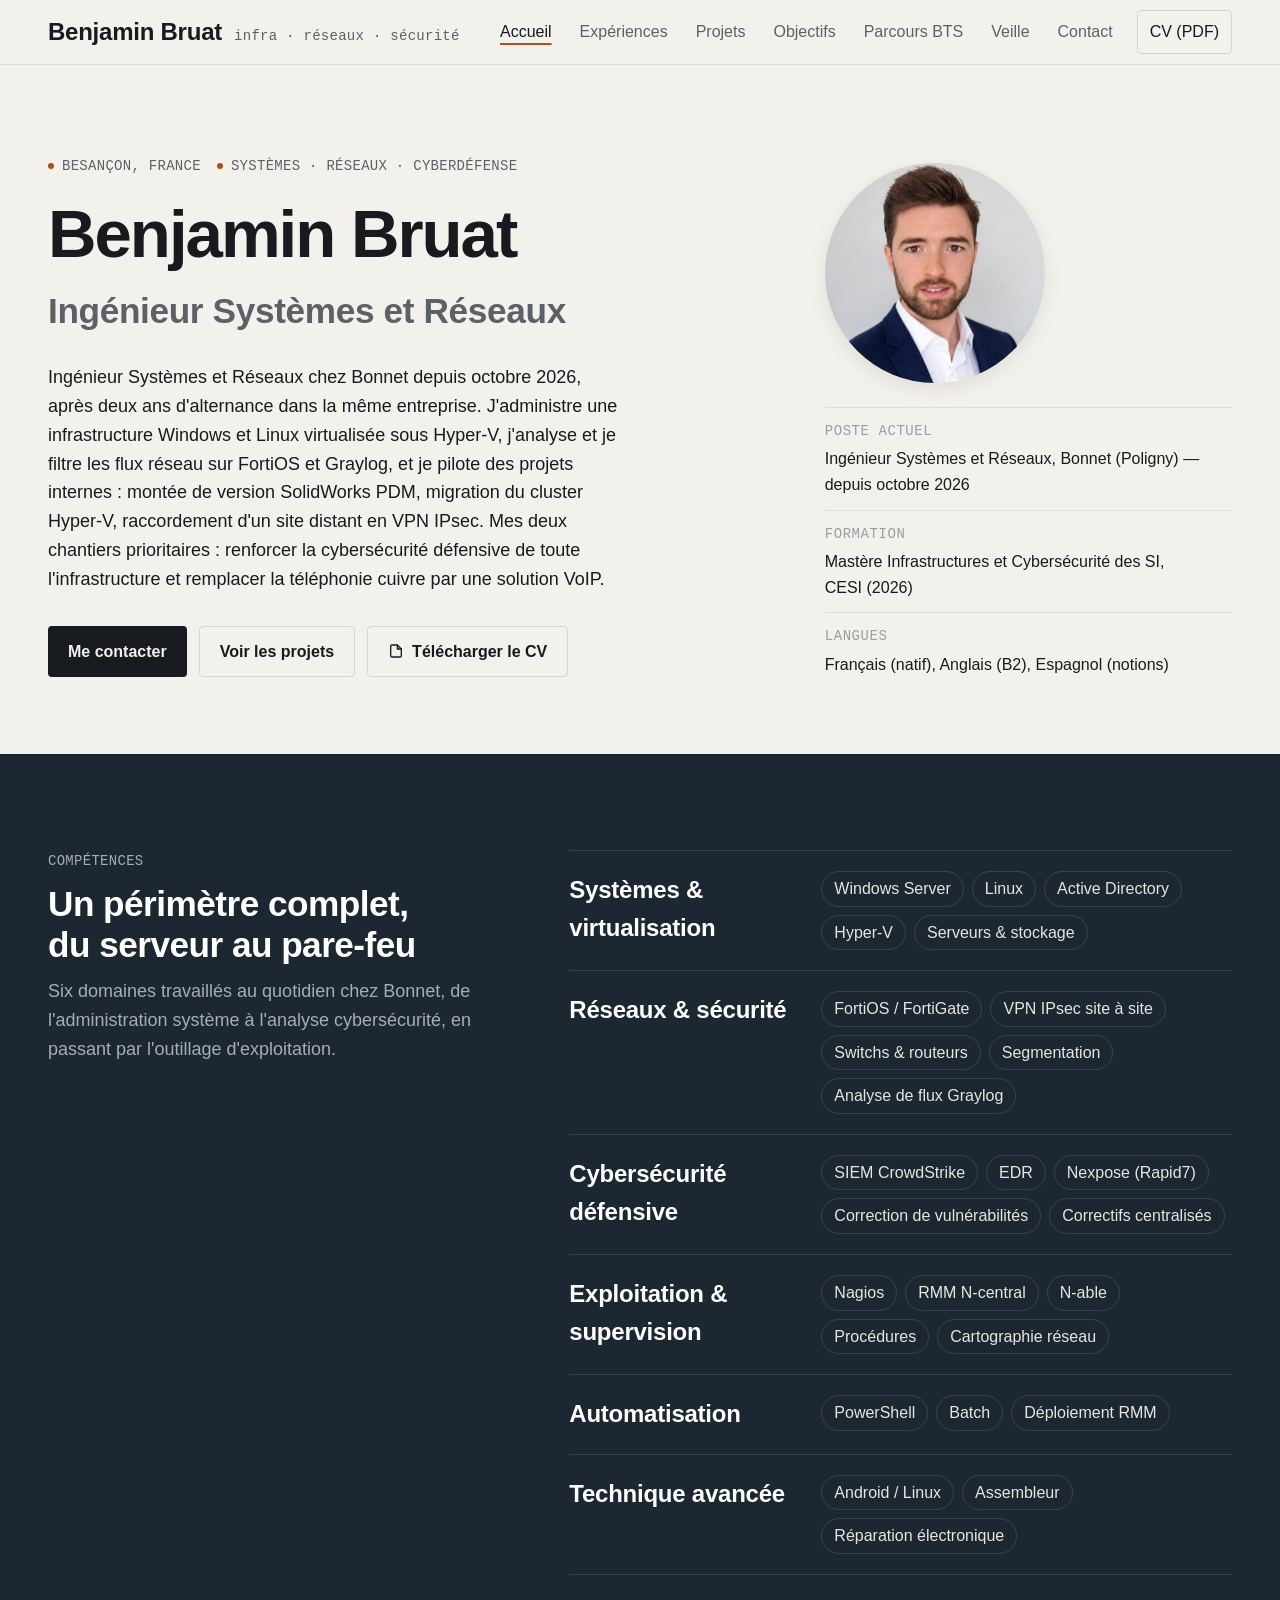
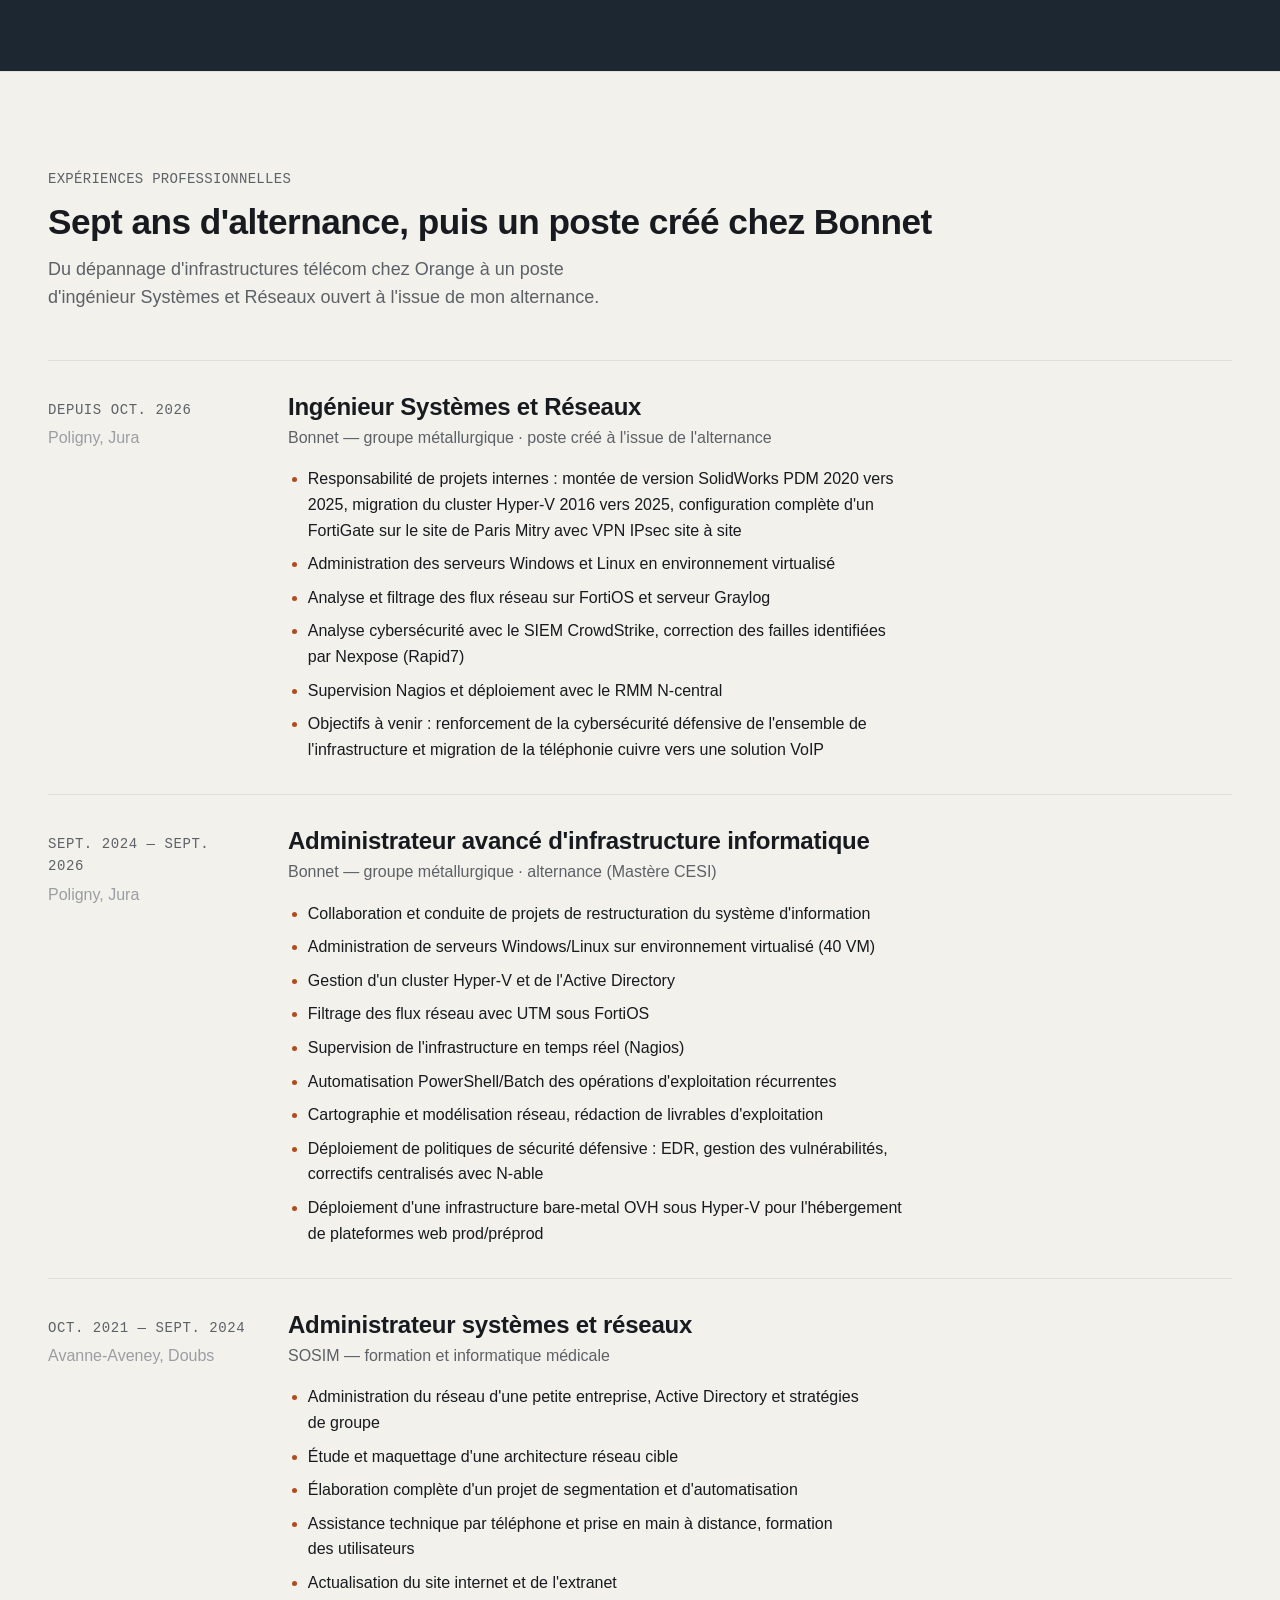
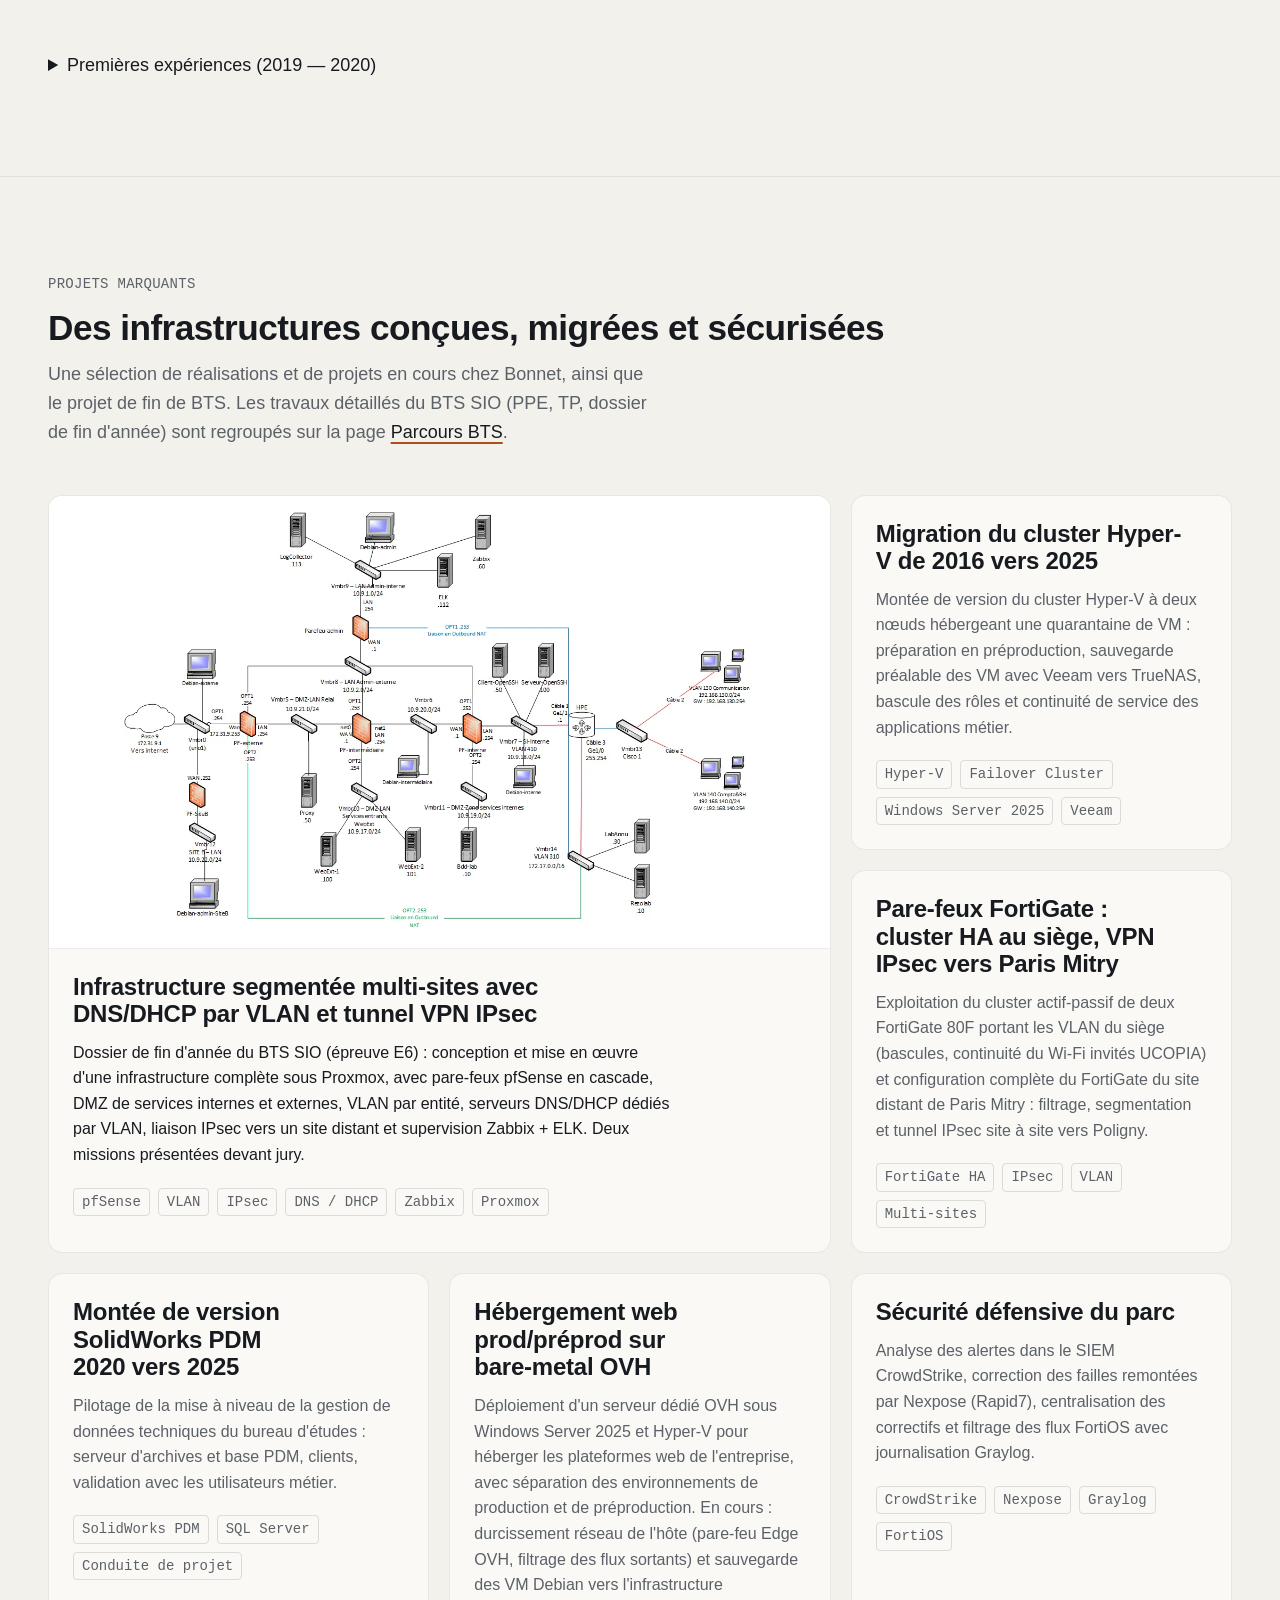
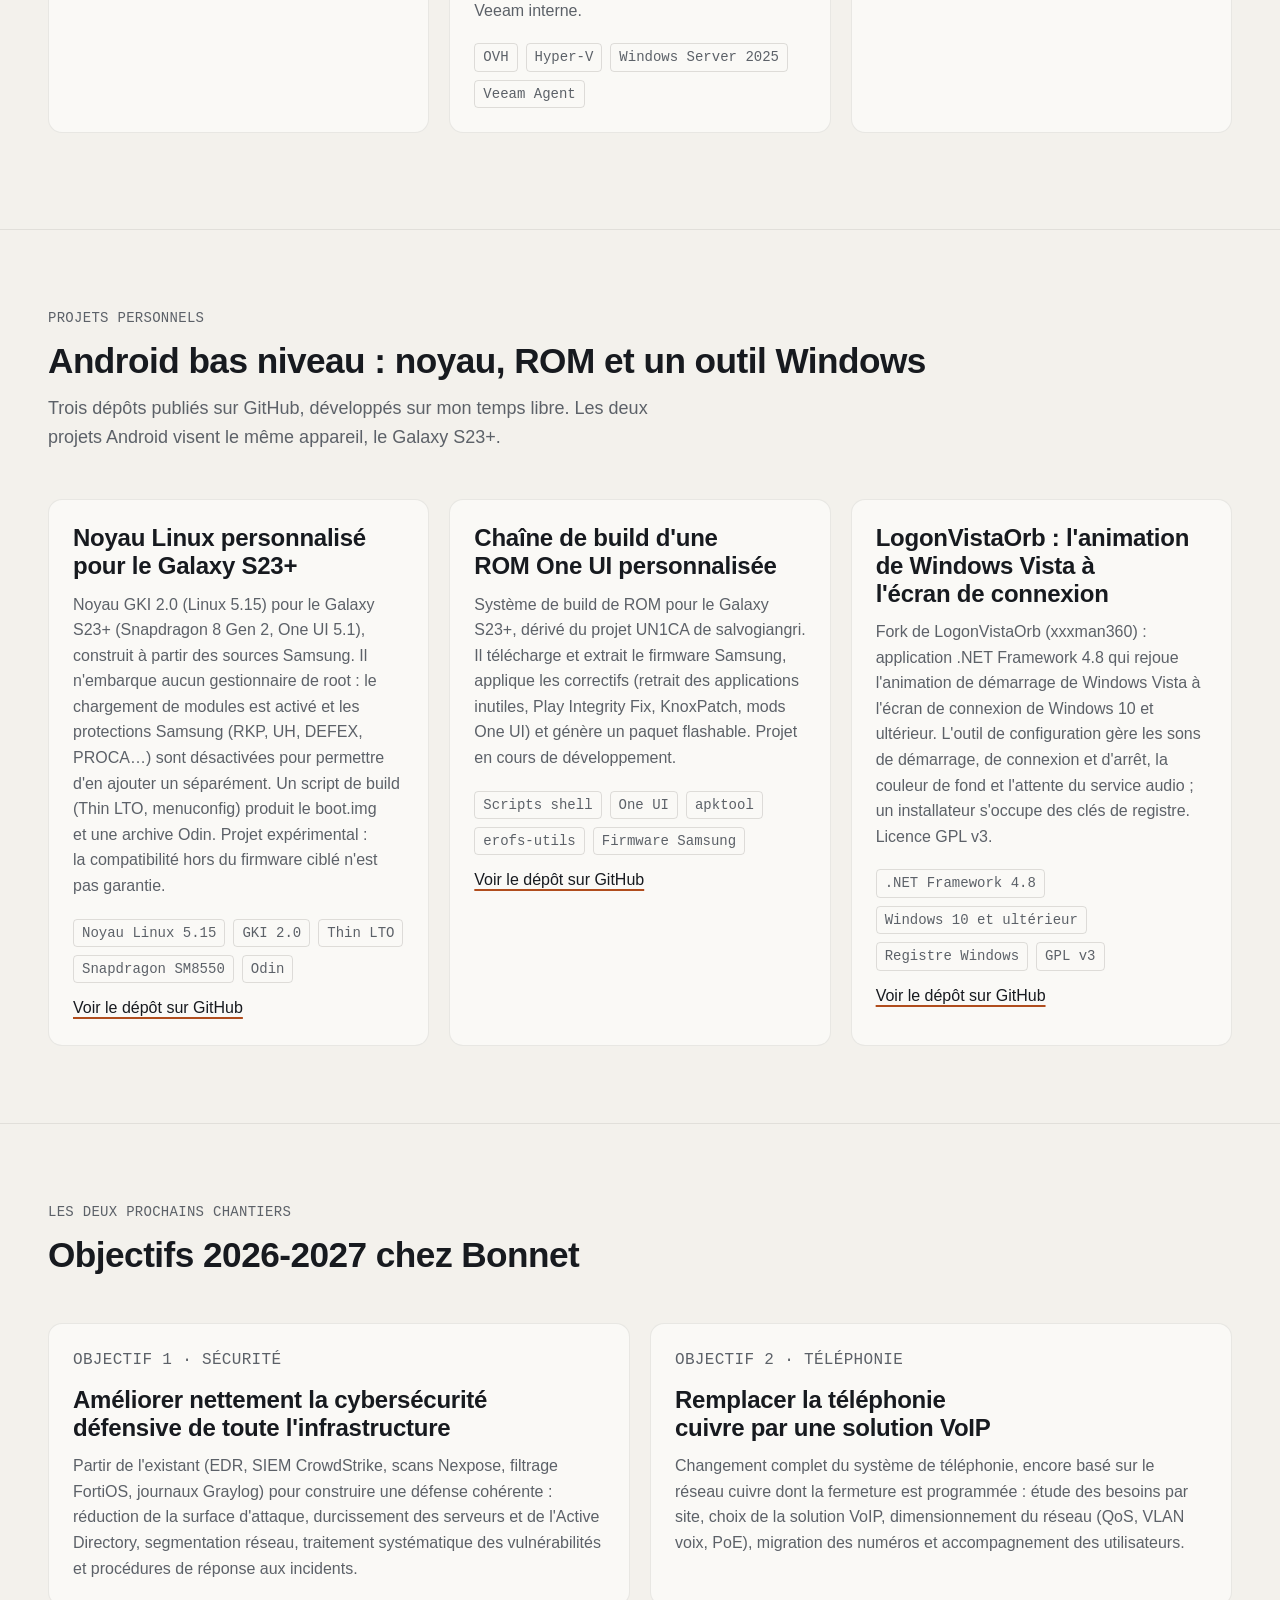
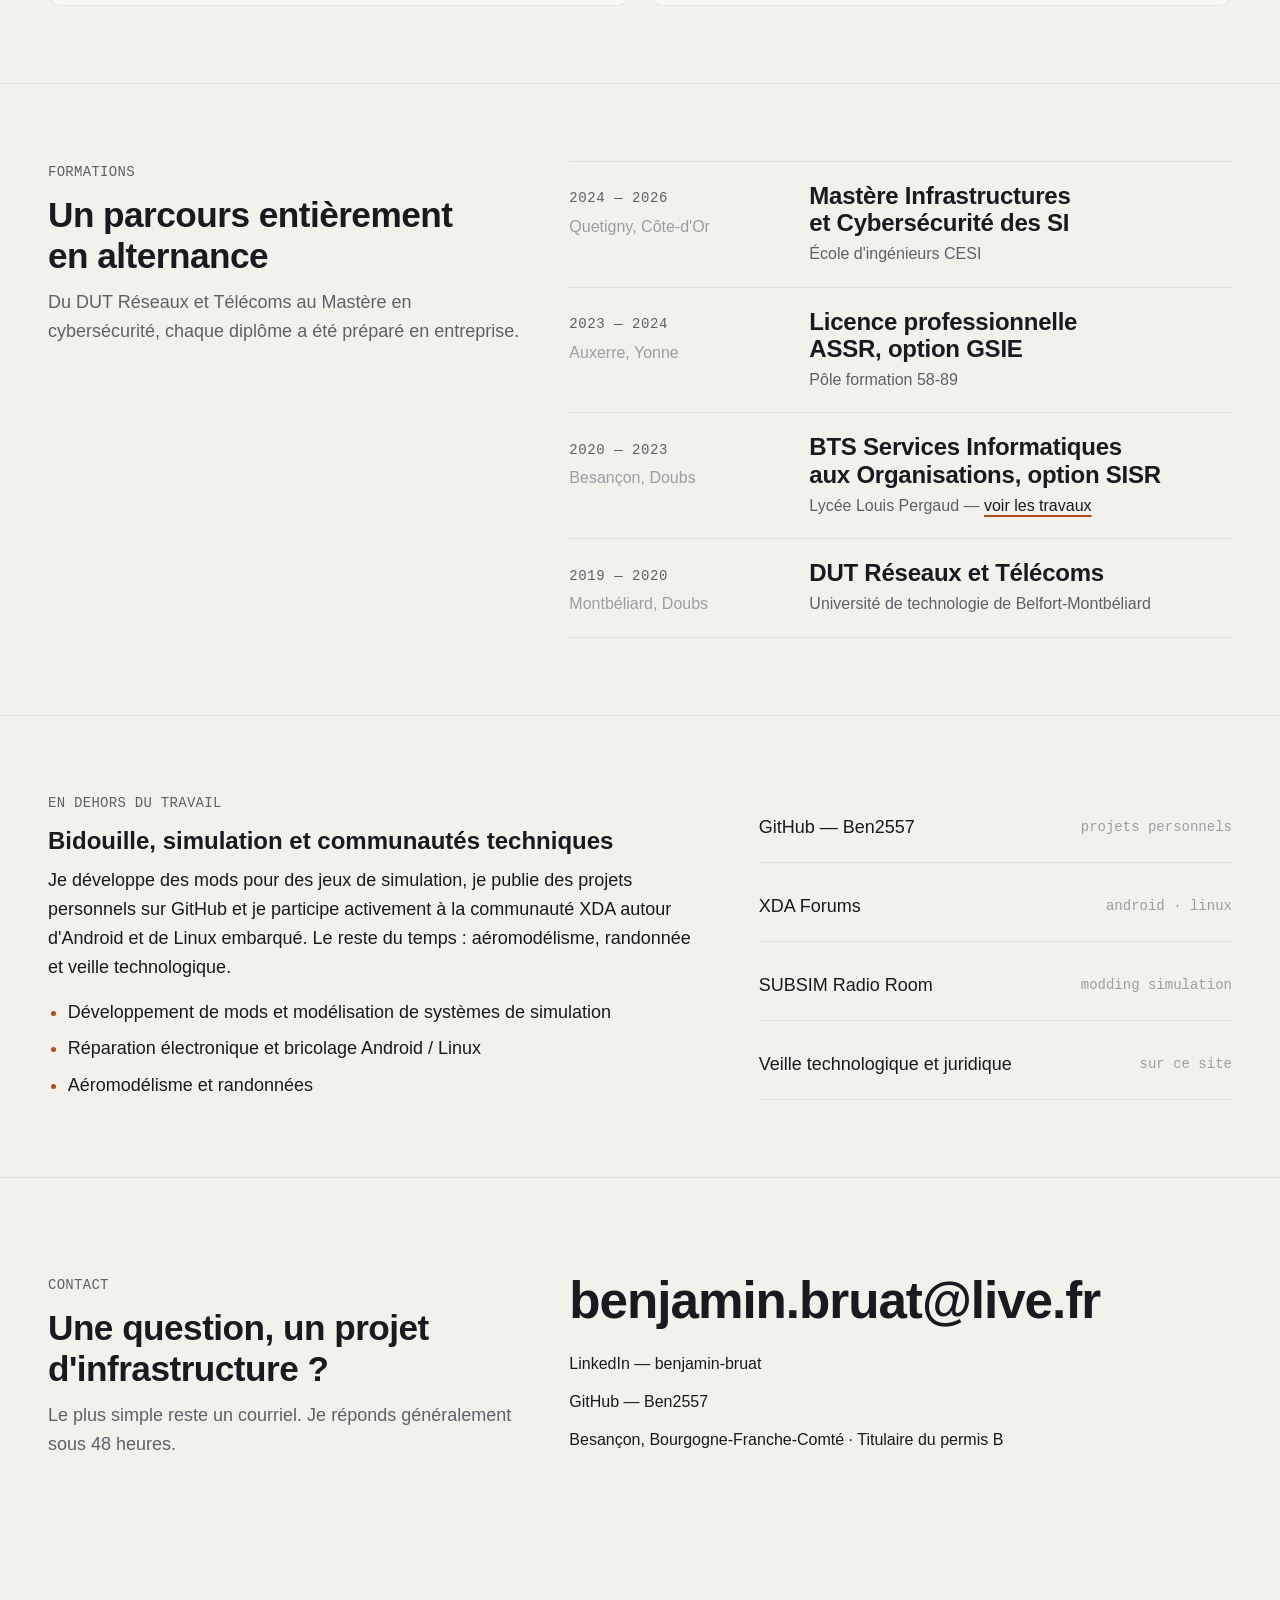
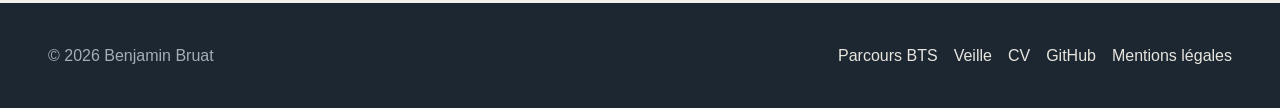
<file: index.html>
<!doctype html>
<html lang="fr">
<head>
  <meta charset="utf-8" />
  <meta name="viewport" content="width=device-width, initial-scale=1" />
  <title>Benjamin Bruat — Ingénieur Systèmes et Réseaux</title>
  <meta name="description" content="Portfolio de Benjamin Bruat, ingénieur Systèmes et Réseaux chez Bonnet : administration Windows/Linux, Hyper-V, FortiOS, Graylog, CrowdStrike, Nagios, N-central et projets d'infrastructure." />
  <link rel="canonical" href="https://ben2557.github.io/" />
  <meta property="og:type" content="website" />
  <meta property="og:site_name" content="Benjamin Bruat" />
  <meta property="og:locale" content="fr_FR" />
  <meta property="og:title" content="Benjamin Bruat — Ingénieur Systèmes et Réseaux" />
  <meta property="og:description" content="Portfolio de Benjamin Bruat, ingénieur Systèmes et Réseaux chez Bonnet : administration Windows/Linux, Hyper-V, FortiOS, Graylog, CrowdStrike, Nagios, N-central et projets d'infrastructure." />
  <meta property="og:url" content="https://ben2557.github.io/" />
  <meta property="og:image" content="https://ben2557.github.io/assets/img/og-card.jpg" />
  <meta property="og:image:width" content="1200" />
  <meta property="og:image:height" content="630" />
  <meta property="og:image:alt" content="Benjamin Bruat, Ingénieur Systèmes et Réseaux" />
  <meta name="twitter:card" content="summary_large_image" />
  <link rel="icon" href="./assets/img/favicon.svg" type="image/svg+xml" />
  <link rel="preload" href="./assets/fonts/plus-jakarta-sans-latin-wght-normal.woff2" as="font" type="font/woff2" crossorigin />
  <link rel="preload" href="./assets/fonts/inter-latin-wght-normal.woff2" as="font" type="font/woff2" crossorigin />
  <link rel="stylesheet" href="./base.css" />
  <link rel="stylesheet" href="./style.css" />
  <script type="application/ld+json">
  {
    "@context": "https://schema.org",
    "@type": "Person",
    "name": "Benjamin Bruat",
    "jobTitle": "Ingénieur Systèmes et Réseaux",
    "worksFor": { "@type": "Organization", "name": "Bonnet" },
    "email": "mailto:benjamin.bruat@live.fr",
    "address": { "@type": "PostalAddress", "addressLocality": "Besançon", "addressCountry": "FR" },
    "sameAs": ["https://www.linkedin.com/in/benjamin-bruat-48789430a", "https://github.com/Ben2557"]
  }
  </script>
</head>
<body>
  <a class="skip-link" href="#contenu">Aller au contenu</a>

  <header class="site-header">
    <div class="container site-header__inner">
      <a class="brand" href="./index.html">Benjamin Bruat <small>infra · réseaux · sécurité</small></a>
      <button class="nav-toggle" type="button" aria-expanded="false" aria-controls="nav" aria-label="Ouvrir le menu">
        <svg width="22" height="22" viewBox="0 0 24 24" fill="none" stroke="currentColor" stroke-width="2" stroke-linecap="round"><path d="M4 7h16M4 12h16M4 17h16"/></svg>
      </button>
      <nav class="nav" id="nav" aria-label="Navigation principale">
        <a href="./index.html" aria-current="page">Accueil</a>
        <a href="#experiences">Expériences</a>
        <a href="#projets">Projets</a>
        <a href="#objectifs">Objectifs</a>
        <a href="./parcours.html">Parcours BTS</a>
        <a href="./veille.html">Veille</a>
        <a href="#contact">Contact</a>
        <a class="nav__cta" href="./assets/docs/cv-benjamin-bruat.pdf" target="_blank" rel="noopener noreferrer">CV (PDF)</a>
      </nav>
    </div>
  </header>

  <main id="contenu">

    <!-- Héros -->
    <section class="hero">
      <div class="container hero__grid">
        <div>
          <div class="hero__kicker mono">
            <span>Besançon, France</span>
            <span>Systèmes · Réseaux · Cyberdéfense</span>
          </div>
          <h1>Benjamin Bruat</h1>
          <p class="hero__role">Ingénieur Systèmes et Réseaux</p>
          <p class="hero__lead">
            Ingénieur Systèmes et Réseaux chez Bonnet depuis octobre 2026, après deux ans d'alternance dans la même
            entreprise. J'administre une infrastructure Windows et Linux virtualisée sous Hyper-V, j'analyse et je filtre
            les flux réseau sur FortiOS et Graylog, et je pilote des projets internes : montée de version SolidWorks PDM,
            migration du cluster Hyper-V, raccordement d'un site distant en VPN IPsec. Mes deux chantiers prioritaires :
            renforcer la cybersécurité défensive de toute l'infrastructure et remplacer la téléphonie cuivre par une solution VoIP.
          </p>
          <div class="hero__actions">
            <a class="btn" href="#contact">Me contacter</a>
            <a class="btn btn--ghost" href="#projets">Voir les projets</a>
            <a class="btn btn--ghost" href="./assets/docs/cv-benjamin-bruat.pdf" target="_blank" rel="noopener noreferrer">
              <svg viewBox="0 0 24 24" fill="none" stroke="currentColor" stroke-width="2" stroke-linecap="round" stroke-linejoin="round"><path d="M14 3H6a2 2 0 0 0-2 2v14a2 2 0 0 0 2 2h12a2 2 0 0 0 2-2V9z"/><path d="M14 3v6h6"/></svg>
              Télécharger le CV
            </a>
          </div>
        </div>
        <aside class="hero__aside" aria-label="En bref">
          <img class="hero__portrait" src="./assets/img/portrait.webp" width="680" height="680" alt="Portrait de Benjamin Bruat" />
          <dl class="facts">
            <div><dt>Poste actuel</dt><dd>Ingénieur Systèmes et Réseaux, Bonnet (Poligny) — depuis octobre 2026</dd></div>
            <div><dt>Formation</dt><dd>Mastère Infrastructures et Cybersécurité des SI, CESI (2026)</dd></div>
            <div><dt>Langues</dt><dd>Français (natif), Anglais (B2), Espagnol (notions)</dd></div>
          </dl>
        </aside>
      </div>
    </section>

    <!-- Compétences -->
    <section class="section panel" id="competences">
      <div class="container">
        <div class="split">
          <div class="sticky">
            <p class="mono">Compétences</p>
            <div class="section-head" style="margin-top: var(--space-3)">
              <h2>Un périmètre complet, du serveur au pare-feu</h2>
              <p>Six domaines travaillés au quotidien chez Bonnet, de l'administration système à l'analyse cybersécurité, en passant par l'outillage d'exploitation.</p>
            </div>
          </div>
          <dl class="skills">
            <div>
              <dt>Systèmes &amp; virtualisation</dt>
              <dd><ul role="list"><li>Windows Server</li><li>Linux</li><li>Active Directory</li><li>Hyper-V</li><li>Serveurs &amp; stockage</li></ul></dd>
            </div>
            <div>
              <dt>Réseaux &amp; sécurité</dt>
              <dd><ul role="list"><li>FortiOS / FortiGate</li><li>VPN IPsec site à site</li><li>Switchs &amp; routeurs</li><li>Segmentation</li><li>Analyse de flux Graylog</li></ul></dd>
            </div>
            <div>
              <dt>Cybersécurité défensive</dt>
              <dd><ul role="list"><li>SIEM CrowdStrike</li><li>EDR</li><li>Nexpose (Rapid7)</li><li>Correction de vulnérabilités</li><li>Correctifs centralisés</li></ul></dd>
            </div>
            <div>
              <dt>Exploitation &amp; supervision</dt>
              <dd><ul role="list"><li>Nagios</li><li>RMM N-central</li><li>N-able</li><li>Procédures</li><li>Cartographie réseau</li></ul></dd>
            </div>
            <div>
              <dt>Automatisation</dt>
              <dd><ul role="list"><li>PowerShell</li><li>Batch</li><li>Déploiement RMM</li></ul></dd>
            </div>
            <div>
              <dt>Technique avancée</dt>
              <dd><ul role="list"><li>Android / Linux</li><li>Assembleur</li><li>Réparation électronique</li></ul></dd>
            </div>
          </dl>
        </div>
      </div>
    </section>

    <!-- Expériences -->
    <section class="section" id="experiences">
      <div class="container">
        <p class="mono">Expériences professionnelles</p>
        <div class="section-head" style="margin-top: var(--space-3)">
          <h2>Sept ans d'alternance, puis un poste créé chez Bonnet</h2>
          <p>Du dépannage d'infrastructures télécom chez Orange à un poste d'ingénieur Systèmes et Réseaux ouvert à l'issue de mon alternance.</p>
        </div>

        <div class="timeline">
          <article class="timeline__item">
            <div class="timeline__when">Depuis oct. 2026<strong>Poligny, Jura</strong></div>
            <div class="timeline__body">
              <h3>Ingénieur Systèmes et Réseaux</h3>
              <p class="org">Bonnet — groupe métallurgique · poste créé à l'issue de l'alternance</p>
              <ul>
                <li>Responsabilité de projets internes : montée de version SolidWorks PDM 2020 vers 2025, migration du cluster Hyper-V 2016 vers 2025, configuration complète d'un FortiGate sur le site de Paris Mitry avec VPN IPsec site à site</li>
                <li>Administration des serveurs Windows et Linux en environnement virtualisé</li>
                <li>Analyse et filtrage des flux réseau sur FortiOS et serveur Graylog</li>
                <li>Analyse cybersécurité avec le SIEM CrowdStrike, correction des failles identifiées par Nexpose (Rapid7)</li>
                <li>Supervision Nagios et déploiement avec le RMM N-central</li>
                <li>Objectifs à venir : renforcement de la cybersécurité défensive de l'ensemble de l'infrastructure et migration de la téléphonie cuivre vers une solution VoIP</li>
              </ul>
            </div>
          </article>

          <article class="timeline__item">
            <div class="timeline__when">Sept. 2024 — Sept. 2026<strong>Poligny, Jura</strong></div>
            <div class="timeline__body">
              <h3>Administrateur avancé d'infrastructure informatique</h3>
              <p class="org">Bonnet — groupe métallurgique · alternance (Mastère CESI)</p>
              <ul>
                <li>Collaboration et conduite de projets de restructuration du système d'information</li>
                <li>Administration de serveurs Windows/Linux sur environnement virtualisé (40 VM)</li>
                <li>Gestion d'un cluster Hyper-V et de l'Active Directory</li>
                <li>Filtrage des flux réseau avec UTM sous FortiOS</li>
                <li>Supervision de l'infrastructure en temps réel (Nagios)</li>
                <li>Automatisation PowerShell/Batch des opérations d'exploitation récurrentes</li>
                <li>Cartographie et modélisation réseau, rédaction de livrables d'exploitation</li>
                <li>Déploiement de politiques de sécurité défensive : EDR, gestion des vulnérabilités, correctifs centralisés avec N-able</li>
                <li>Déploiement d'une infrastructure bare-metal OVH sous Hyper-V pour l'hébergement de plateformes web prod/préprod</li>
              </ul>
            </div>
          </article>

          <article class="timeline__item">
            <div class="timeline__when">Oct. 2021 — Sept. 2024<strong>Avanne-Aveney, Doubs</strong></div>
            <div class="timeline__body">
              <h3>Administrateur systèmes et réseaux</h3>
              <p class="org">SOSIM — formation et informatique médicale</p>
              <ul>
                <li>Administration du réseau d'une petite entreprise, Active Directory et stratégies de groupe</li>
                <li>Étude et maquettage d'une architecture réseau cible</li>
                <li>Élaboration complète d'un projet de segmentation et d'automatisation</li>
                <li>Assistance technique par téléphone et prise en main à distance, formation des utilisateurs</li>
                <li>Actualisation du site internet et de l'extranet</li>
              </ul>
            </div>
          </article>

          <details class="fold" style="margin-top: var(--space-6)">
            <summary>Premières expériences (2019 — 2020)</summary>
            <div class="fold__body">
          <article class="timeline__item">
            <div class="timeline__when">Oct. 2020 — Déc. 2020<strong>Meursault, Côte-d'Or</strong></div>
            <div class="timeline__body">
              <h3>Technicien informatique</h3>
              <p class="org">Rougeot — travaux publics</p>
              <ul>
                <li>Installation de matériels informatiques sur les différents sites du groupe</li>
                <li>Assistance aux utilisateurs internes et externes, prise en main à distance</li>
              </ul>
            </div>
          </article>

          <article class="timeline__item">
            <div class="timeline__when">Sept. 2019 — Août 2020<strong>Besançon, Doubs</strong></div>
            <div class="timeline__body">
              <h3>Technicien d'intervention support réseaux</h3>
              <p class="org">Orange</p>
              <ul>
                <li>Dépannage des infrastructures de télécommunication</li>
                <li>Installation des matériels et des équipements réseaux</li>
                <li>Coordination des tests de jonction entre deux sites</li>
              </ul>
            </div>
          </article>
            </div>
          </details>
        </div>
      </div>
    </section>

    <!-- Projets -->
    <section class="section" id="projets">
      <div class="container">
        <p class="mono">Projets marquants</p>
        <div class="section-head" style="margin-top: var(--space-3)">
          <h2>Des infrastructures conçues, migrées et sécurisées</h2>
          <p>Une sélection de réalisations et de projets en cours chez Bonnet, ainsi que le projet de fin de BTS. Les travaux détaillés du BTS SIO (PPE, TP, dossier de fin d'année) sont regroupés sur la page <a class="link" href="./parcours.html">Parcours BTS</a>.</p>
        </div>

        <div class="projects">
          <article class="project project--feature">
            <div class="project__media">
              <img src="./assets/img/schema-annexe7.webp" width="1183" height="789" loading="lazy" decoding="async" alt="Schéma réseau complet du dossier de fin d'année : pare-feux pfSense, DMZ, VLAN, VPN IPsec, supervision Zabbix et ELK" />
            </div>
            <div class="project__body">
              <h3>Infrastructure segmentée multi-sites avec DNS/DHCP par VLAN et tunnel VPN IPsec</h3>
              <p>Dossier de fin d'année du BTS SIO (épreuve E6) : conception et mise en œuvre d'une infrastructure complète sous Proxmox, avec pare-feux pfSense en cascade, DMZ de services internes et externes, VLAN par entité, serveurs DNS/DHCP dédiés par VLAN, liaison IPsec vers un site distant et supervision Zabbix + ELK. Deux missions présentées devant jury.</p>
              <ul class="tags" role="list"><li>pfSense</li><li>VLAN</li><li>IPsec</li><li>DNS / DHCP</li><li>Zabbix</li><li>Proxmox</li></ul>
            </div>
          </article>

          <article class="project">
            <div class="project__body">
              <h3>Migration du cluster Hyper-V de 2016 vers 2025</h3>
              <p>Montée de version du cluster Hyper-V à deux nœuds hébergeant une quarantaine de VM : préparation en préproduction, sauvegarde préalable des VM avec Veeam vers TrueNAS, bascule des rôles et continuité de service des applications métier.</p>
              <ul class="tags" role="list"><li>Hyper-V</li><li>Failover Cluster</li><li>Windows Server 2025</li><li>Veeam</li></ul>
            </div>
          </article>

          <article class="project">
            <div class="project__body">
              <h3>Pare-feux FortiGate : cluster HA au siège, VPN IPsec vers Paris Mitry</h3>
              <p>Exploitation du cluster actif-passif de deux FortiGate 80F portant les VLAN du siège (bascules, continuité du Wi-Fi invités UCOPIA) et configuration complète du FortiGate du site distant de Paris Mitry : filtrage, segmentation et tunnel IPsec site à site vers Poligny.</p>
              <ul class="tags" role="list"><li>FortiGate HA</li><li>IPsec</li><li>VLAN</li><li>Multi-sites</li></ul>
            </div>
          </article>

          <article class="project">
            <div class="project__body">
              <h3>Montée de version SolidWorks PDM 2020 vers 2025</h3>
              <p>Pilotage de la mise à niveau de la gestion de données techniques du bureau d'études : serveur d'archives et base PDM, clients, validation avec les utilisateurs métier.</p>
              <ul class="tags" role="list"><li>SolidWorks PDM</li><li>SQL Server</li><li>Conduite de projet</li></ul>
            </div>
          </article>

          <article class="project">
            <div class="project__body">
              <h3>Hébergement web prod/préprod sur bare-metal OVH</h3>
              <p>Déploiement d'un serveur dédié OVH sous Windows Server 2025 et Hyper-V pour héberger les plateformes web de l'entreprise, avec séparation des environnements de production et de préproduction. En cours : durcissement réseau de l'hôte (pare-feu Edge OVH, filtrage des flux sortants) et sauvegarde des VM Debian vers l'infrastructure Veeam interne.</p>
              <ul class="tags" role="list"><li>OVH</li><li>Hyper-V</li><li>Windows Server 2025</li><li>Veeam Agent</li></ul>
            </div>
          </article>

          <article class="project">
            <div class="project__body">
              <h3>Sécurité défensive du parc</h3>
              <p>Analyse des alertes dans le SIEM CrowdStrike, correction des failles remontées par Nexpose (Rapid7), centralisation des correctifs et filtrage des flux FortiOS avec journalisation Graylog.</p>
              <ul class="tags" role="list"><li>CrowdStrike</li><li>Nexpose</li><li>Graylog</li><li>FortiOS</li></ul>
            </div>
          </article>



        </div>
      </div>
    </section>

    <!-- Objectifs -->
    <!-- Projets personnels -->
    <section class="section section--tight" id="projets-perso">
      <div class="container">
        <p class="mono">Projets personnels</p>
        <div class="section-head" style="margin-top: var(--space-3)">
          <h2>Android bas niveau : noyau, ROM et un outil Windows</h2>
          <p>Trois dépôts publiés sur GitHub, développés sur mon temps libre. Les deux projets Android visent le même appareil, le Galaxy S23+.</p>
        </div>
        <div class="projects">
          <article class="project">
            <div class="project__body">
              <h3>Noyau Linux personnalisé pour le Galaxy S23+</h3>
              <p>Noyau GKI 2.0 (Linux 5.15) pour le Galaxy S23+ (Snapdragon 8 Gen 2, One UI 5.1), construit à partir des sources Samsung. Il n'embarque aucun gestionnaire de root : le chargement de modules est activé et les protections Samsung (RKP, UH, DEFEX, PROCA…) sont désactivées pour permettre d'en ajouter un séparément. Un script de build (Thin LTO, menuconfig) produit le boot.img et une archive Odin. Projet expérimental : la compatibilité hors du firmware ciblé n'est pas garantie.</p>
              <ul class="tags" role="list"><li>Noyau Linux 5.15</li><li>GKI 2.0</li><li>Thin LTO</li><li>Snapdragon SM8550</li><li>Odin</li></ul>
              <p><a class="link" href="https://github.com/Ben2557/android_kernel_samsung_sm8550_dm2q" target="_blank" rel="noopener noreferrer">Voir le dépôt sur GitHub</a></p>
            </div>
          </article>

          <article class="project">
            <div class="project__body">
              <h3>Chaîne de build d'une ROM One UI personnalisée</h3>
              <p>Système de build de ROM pour le Galaxy S23+, dérivé du projet UN1CA de salvogiangri. Il télécharge et extrait le firmware Samsung, applique les correctifs (retrait des applications inutiles, Play Integrity Fix, KnoxPatch, mods One UI) et génère un paquet flashable. Projet en cours de développement.</p>
              <ul class="tags" role="list"><li>Scripts shell</li><li>One UI</li><li>apktool</li><li>erofs-utils</li><li>Firmware Samsung</li></ul>
              <p><a class="link" href="https://github.com/Ben2557/android_OneUI-UN1CA-ROM-Builder" target="_blank" rel="noopener noreferrer">Voir le dépôt sur GitHub</a></p>
            </div>
          </article>

          <article class="project">
            <div class="project__body">
              <h3>LogonVistaOrb : l'animation de Windows Vista à l'écran de connexion</h3>
              <p>Fork de LogonVistaOrb (xxxman360) : application .NET Framework 4.8 qui rejoue l'animation de démarrage de Windows Vista à l'écran de connexion de Windows 10 et ultérieur. L'outil de configuration gère les sons de démarrage, de connexion et d'arrêt, la couleur de fond et l'attente du service audio ; un installateur s'occupe des clés de registre. Licence GPL v3.</p>
              <ul class="tags" role="list"><li>.NET Framework 4.8</li><li>Windows 10 et ultérieur</li><li>Registre Windows</li><li>GPL v3</li></ul>
              <p><a class="link" href="https://github.com/Ben2557/LogonVistaOrb" target="_blank" rel="noopener noreferrer">Voir le dépôt sur GitHub</a></p>
            </div>
          </article>
        </div>
      </div>
    </section>

    <section class="section section--tight" id="objectifs">
      <div class="container">
        <p class="mono">Les deux prochains chantiers</p>
        <div class="section-head" style="margin-top: var(--space-3)">
          <h2>Objectifs 2026-2027 chez Bonnet</h2>
        </div>
        <div class="cards">
          <article class="card">
            <p class="mono">Objectif 1 · sécurité</p>
            <h3>Améliorer nettement la cybersécurité défensive de toute l'infrastructure</h3>
            <p>Partir de l'existant (EDR, SIEM CrowdStrike, scans Nexpose, filtrage FortiOS, journaux Graylog) pour construire une défense cohérente : réduction de la surface d'attaque, durcissement des serveurs et de l'Active Directory, segmentation réseau, traitement systématique des vulnérabilités et procédures de réponse aux incidents.</p>
          </article>
          <article class="card">
            <p class="mono">Objectif 2 · téléphonie</p>
            <h3>Remplacer la téléphonie cuivre par une solution VoIP</h3>
            <p>Changement complet du système de téléphonie, encore basé sur le réseau cuivre dont la fermeture est programmée : étude des besoins par site, choix de la solution VoIP, dimensionnement du réseau (QoS, VLAN voix, PoE), migration des numéros et accompagnement des utilisateurs.</p>
          </article>
        </div>
      </div>
    </section>

    <!-- Formations -->
    <section class="section section--tight" id="formations">
      <div class="container">
        <div class="split">
          <div class="sticky">
            <p class="mono">Formations</p>
            <div class="section-head" style="margin-top: var(--space-3)">
              <h2>Un parcours entièrement en alternance</h2>
              <p>Du DUT Réseaux et Télécoms au Mastère en cybersécurité, chaque diplôme a été préparé en entreprise.</p>
            </div>
          </div>
          <div class="timeline timeline--compact">
            <article class="timeline__item">
              <div class="timeline__when">2024 — 2026<strong>Quetigny, Côte-d'Or</strong></div>
              <div class="timeline__body">
                <h3>Mastère Infrastructures et Cybersécurité des SI</h3>
                <p class="org">École d'ingénieurs CESI</p>
              </div>
            </article>
            <article class="timeline__item">
              <div class="timeline__when">2023 — 2024<strong>Auxerre, Yonne</strong></div>
              <div class="timeline__body">
                <h3>Licence professionnelle ASSR, option GSIE</h3>
                <p class="org">Pôle formation 58-89</p>
              </div>
            </article>
            <article class="timeline__item">
              <div class="timeline__when">2020 — 2023<strong>Besançon, Doubs</strong></div>
              <div class="timeline__body">
                <h3>BTS Services Informatiques aux Organisations, option SISR</h3>
                <p class="org">Lycée Louis Pergaud — <a class="link" href="./parcours.html">voir les travaux</a></p>
              </div>
            </article>
            <article class="timeline__item">
              <div class="timeline__when">2019 — 2020<strong>Montbéliard, Doubs</strong></div>
              <div class="timeline__body">
                <h3>DUT Réseaux et Télécoms</h3>
                <p class="org">Université de technologie de Belfort-Montbéliard</p>
              </div>
            </article>
          </div>
        </div>
      </div>
    </section>

    <!-- À côté -->
    <section class="section section--tight" id="a-cote">
      <div class="container">
        <div class="split split--reverse">
          <div class="prose">
            <p class="mono">En dehors du travail</p>
            <h3 style="margin-top: var(--space-3)">Bidouille, simulation et communautés techniques</h3>
            <p>Je développe des mods pour des jeux de simulation, je publie des projets personnels sur GitHub et je participe activement à la communauté XDA autour d'Android et de Linux embarqué. Le reste du temps : aéromodélisme, randonnée et veille technologique.</p>
            <ul style="margin-top: var(--space-4)">
              <li>Développement de mods et modélisation de systèmes de simulation</li>
              <li>Réparation électronique et bricolage Android / Linux</li>
              <li>Aéromodélisme et randonnées</li>
            </ul>
          </div>
          <div class="links-list">
            <a href="https://github.com/Ben2557" target="_blank" rel="noopener noreferrer"><span>GitHub — Ben2557</span><span>projets personnels</span></a>
            <a href="https://xdaforums.com/m/benjamin2557.8614581/#about" target="_blank" rel="noopener noreferrer"><span>XDA Forums</span><span>android · linux</span></a>
            <a href="https://www.subsim.com/radioroom/showthread.php?p=2628502#post2628502" target="_blank" rel="noopener noreferrer"><span>SUBSIM Radio Room</span><span>modding simulation</span></a>
            <a href="./veille.html"><span>Veille technologique et juridique</span><span>sur ce site</span></a>
          </div>
        </div>
      </div>
    </section>

    <!-- Contact -->
    <section class="section" id="contact">
      <div class="container">
        <div class="split">
          <div>
            <p class="mono">Contact</p>
            <div class="section-head" style="margin-top: var(--space-3)">
              <h2>Une question, un projet d'infrastructure ?</h2>
              <p>Le plus simple reste un courriel. Je réponds généralement sous 48 heures.</p>
            </div>
          </div>
          <div>
            <a class="contact__mail" href="mailto:benjamin.bruat@live.fr">benjamin.bruat@live.fr</a>
            <div class="contact__meta">
              <a href="https://www.linkedin.com/in/benjamin-bruat-48789430a" target="_blank" rel="noopener noreferrer">LinkedIn — benjamin-bruat</a>
              <a href="https://github.com/Ben2557" target="_blank" rel="noopener noreferrer">GitHub — Ben2557</a>
              <span>Besançon, Bourgogne-Franche-Comté · Titulaire du permis B</span>
            </div>

            <!-- Formulaire de contact désactivé : aucun identifiant Formspree pour l'instant.
                 Pour l'activer : créer un formulaire sur https://formspree.io, remplacer VOTRE_ID_FORMSPREE
                 dans l'attribut action, puis retirer les marqueurs de commentaire autour du bloc (voir README).
            <form class="form" id="contact-form" action="https://formspree.io/f/VOTRE_ID_FORMSPREE" method="POST">
              <p class="mono">Ou par formulaire</p>
              <div class="field">
                <label for="cf-name">Nom</label>
                <input id="cf-name" name="name" type="text" autocomplete="name" required />
              </div>
              <div class="field">
                <label for="cf-email">Adresse e-mail</label>
                <input id="cf-email" name="email" type="email" autocomplete="email" required />
              </div>
              <div class="field">
                <label for="cf-message">Message</label>
                <textarea id="cf-message" name="message" rows="5" required></textarea>
              </div>
              <input class="hp" type="text" name="_gotcha" tabindex="-1" autocomplete="off" aria-hidden="true" />
              <input type="hidden" name="_subject" value="Message depuis le portfolio" />
              <div class="form__actions">
                <button class="btn" type="submit">Envoyer le message</button>
                <p class="form__status" role="status" aria-live="polite"></p>
              </div>
            </form>
            -->
          </div>
        </div>
      </div>
    </section>
  </main>

  <footer class="site-footer">
    <div class="container site-footer__inner">
      <span>© <span data-year>2026</span> Benjamin Bruat</span>
      <nav aria-label="Pied de page">
        <a href="./parcours.html">Parcours BTS</a>
        <a href="./veille.html">Veille</a>
        <a href="./assets/docs/cv-benjamin-bruat.pdf" target="_blank" rel="noopener noreferrer">CV</a>
        <a href="https://github.com/Ben2557" target="_blank" rel="noopener noreferrer">GitHub</a>
        <a href="./mentions-legales.html">Mentions légales</a>
      </nav>
    </div>
  </footer>

  <script src="./app.js" defer></script>
</body>
</html>
</file>
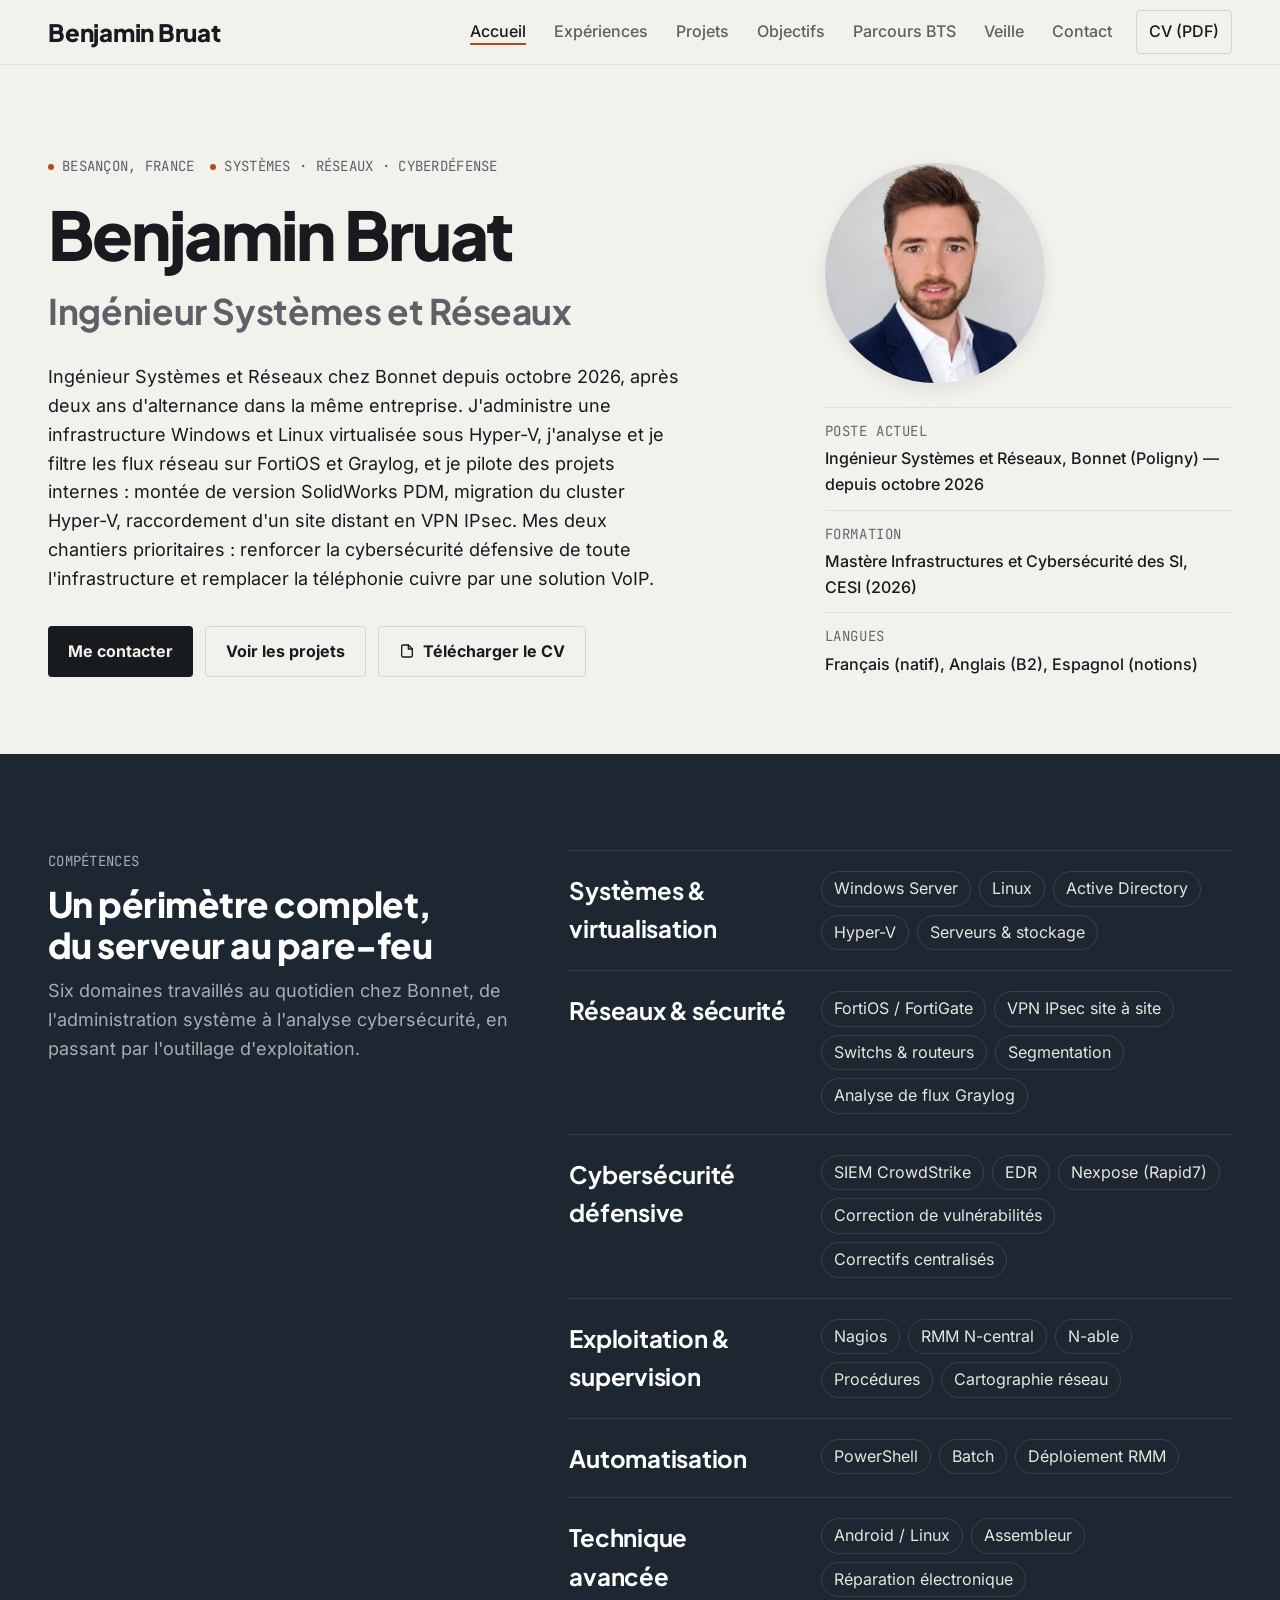
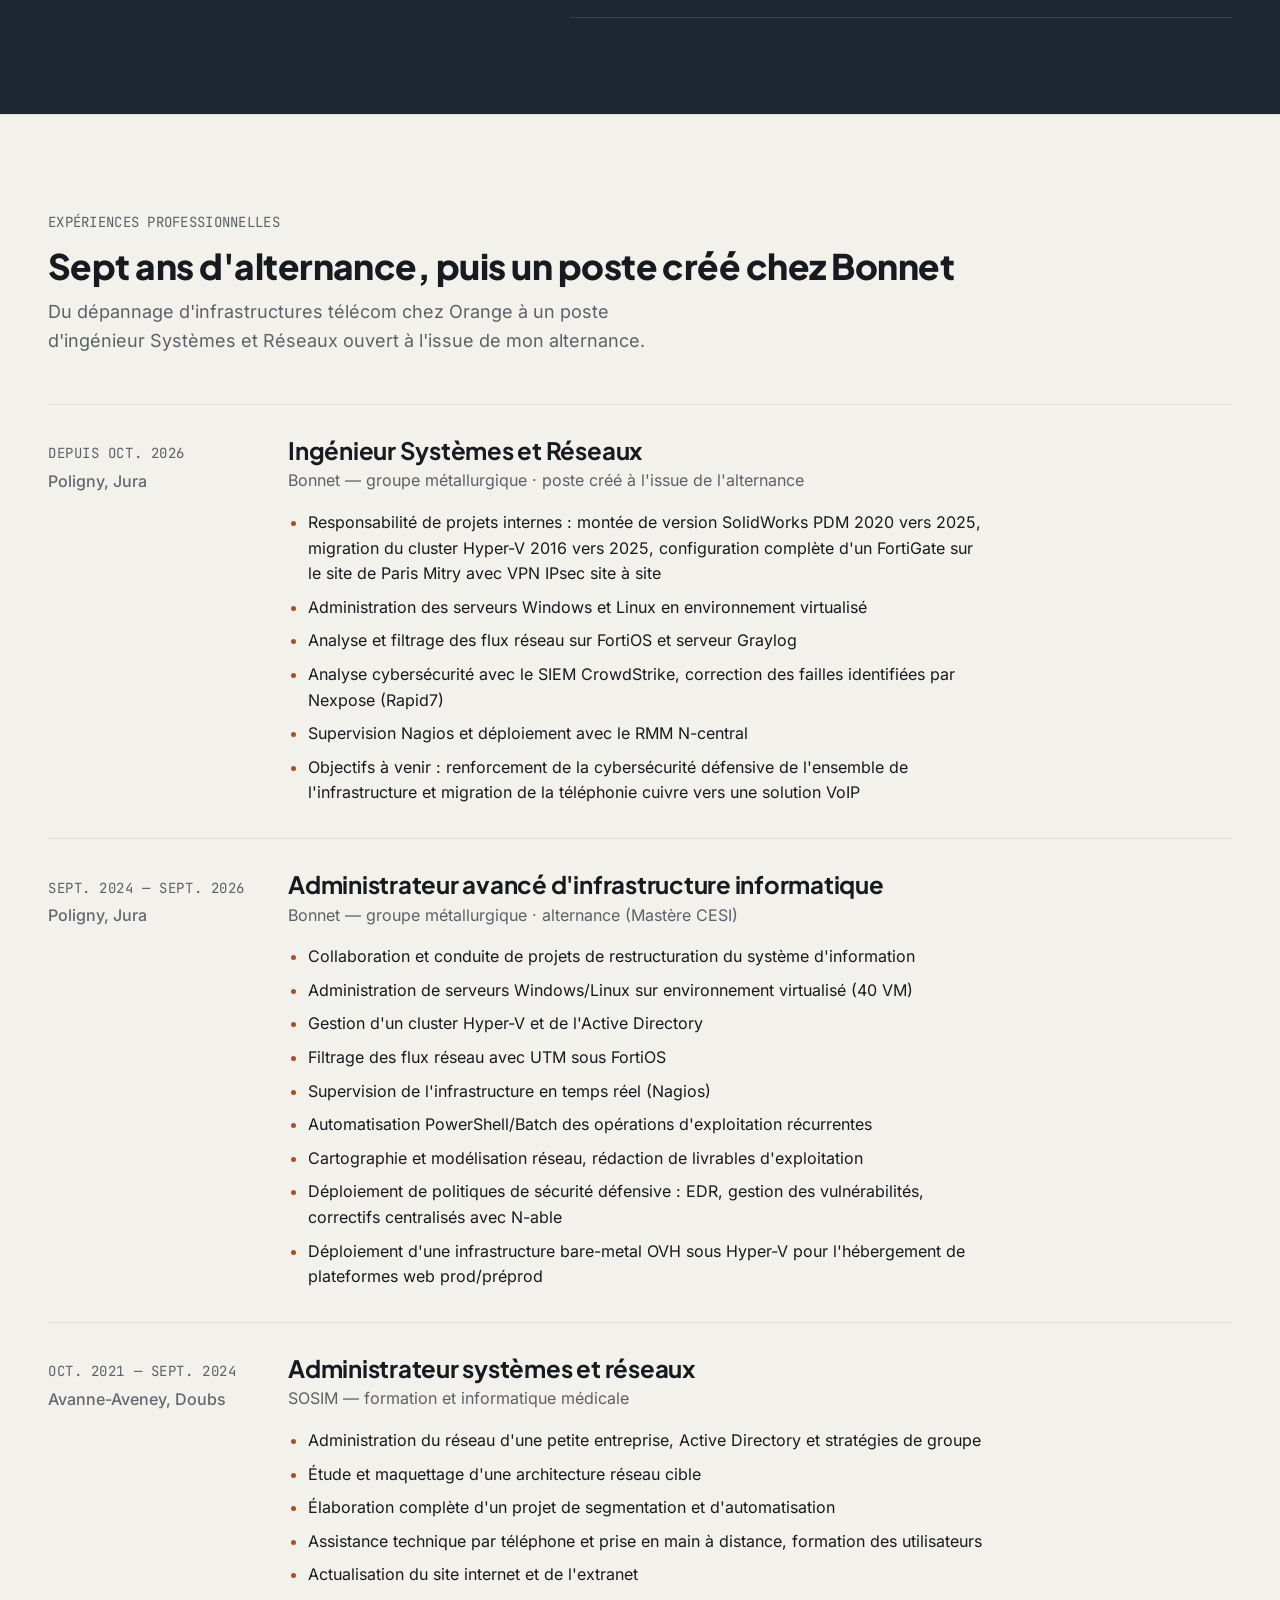
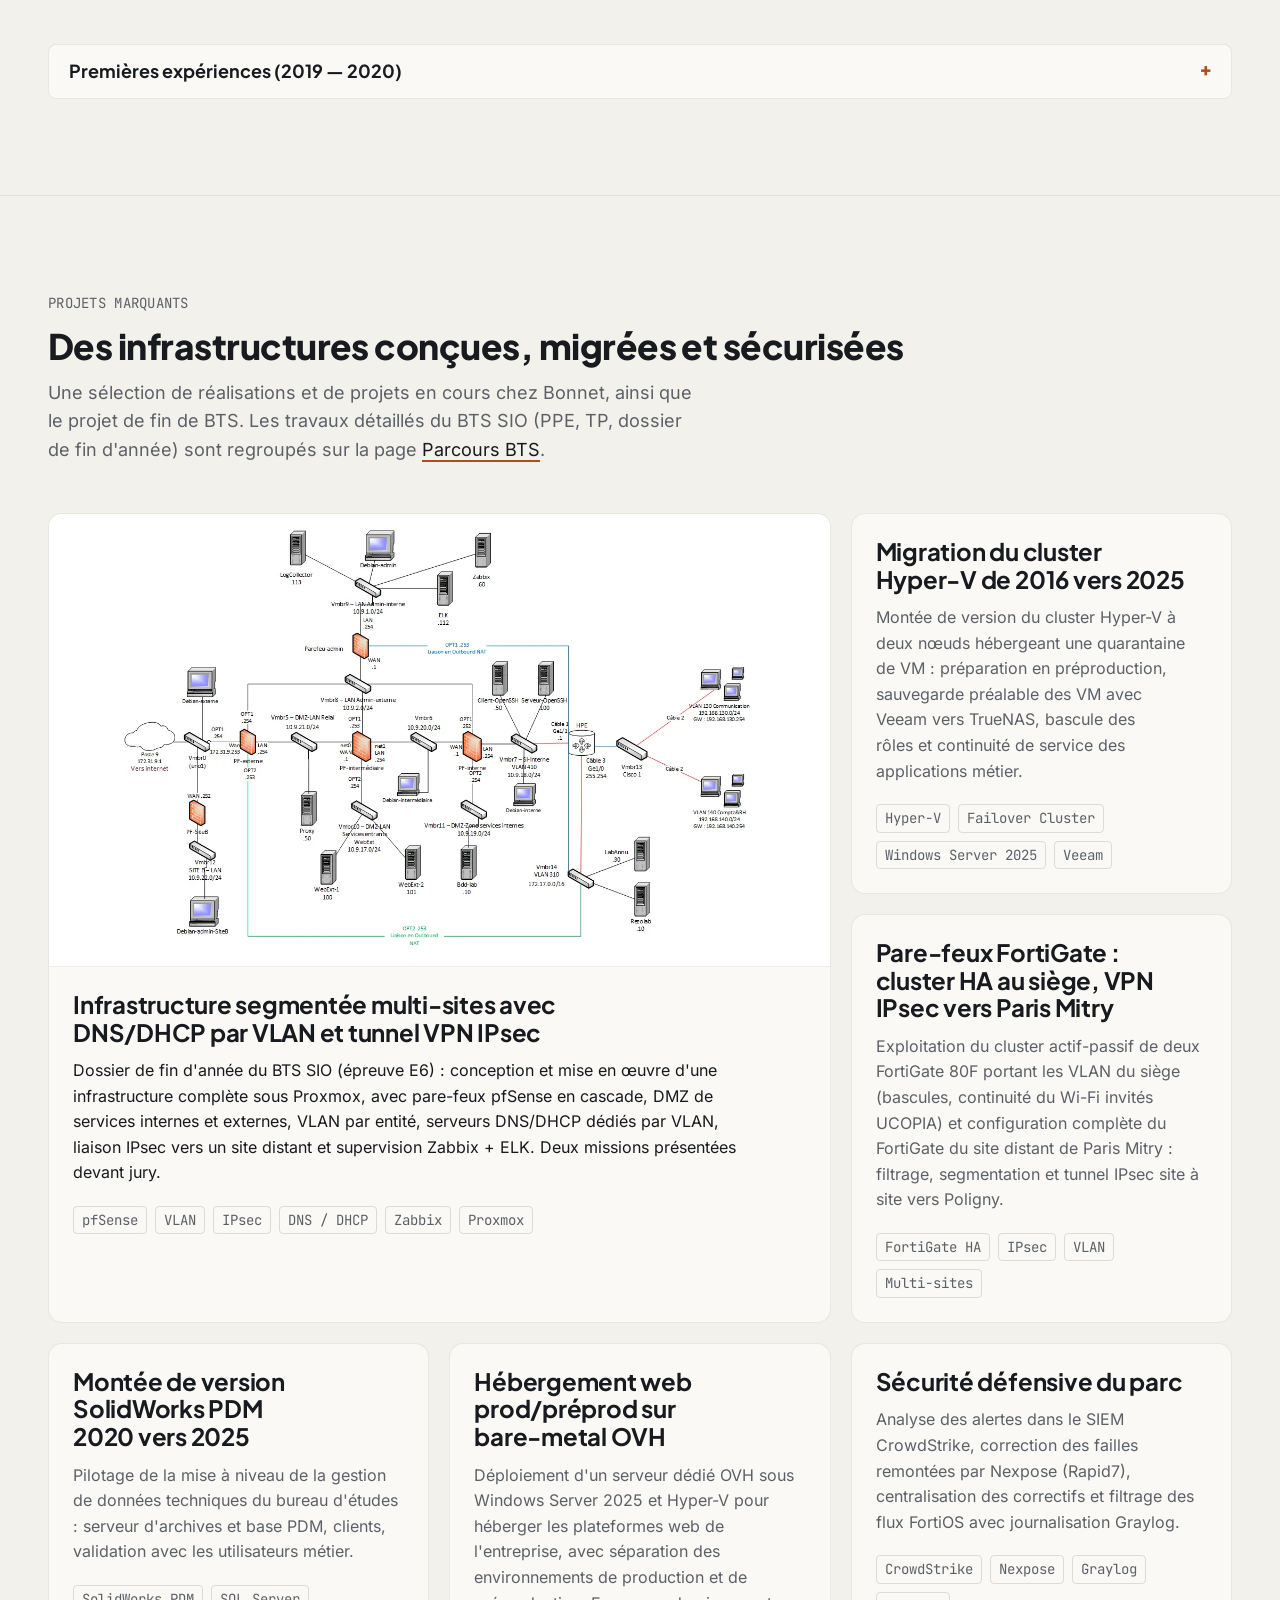
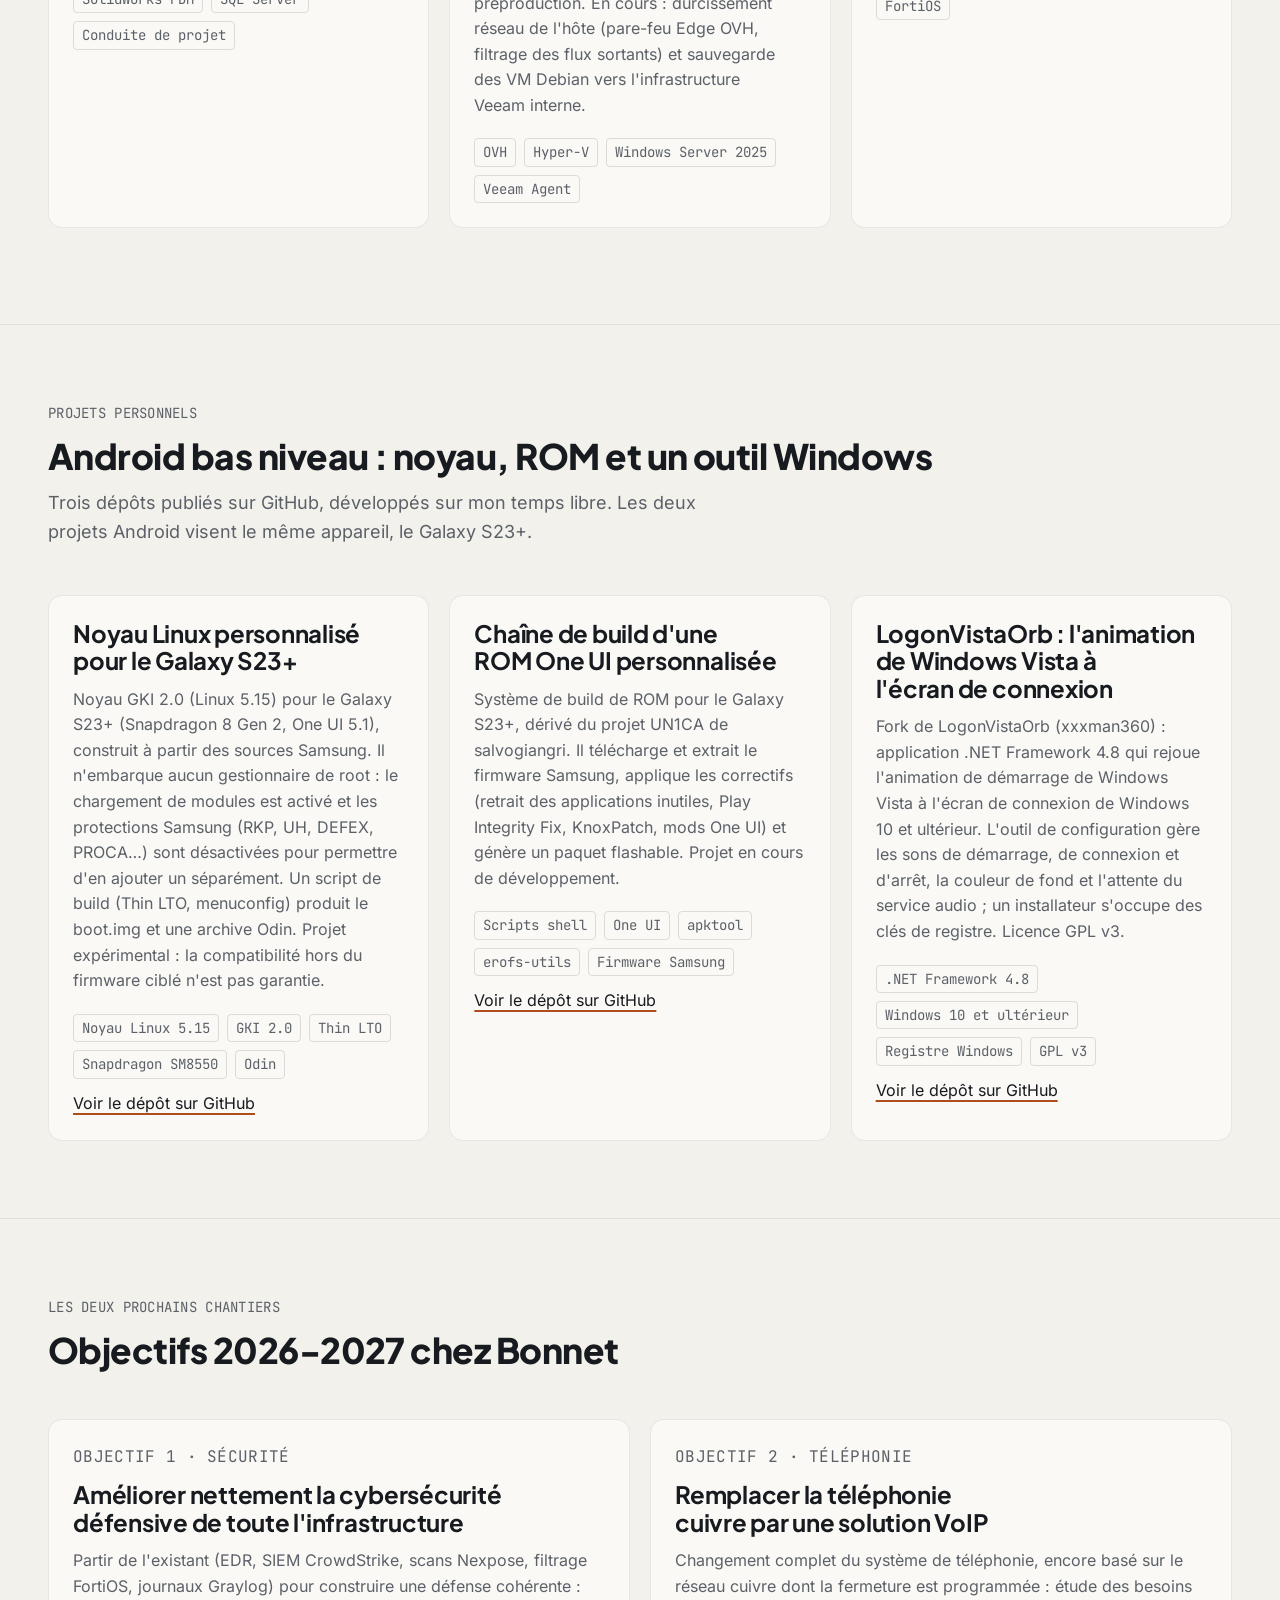
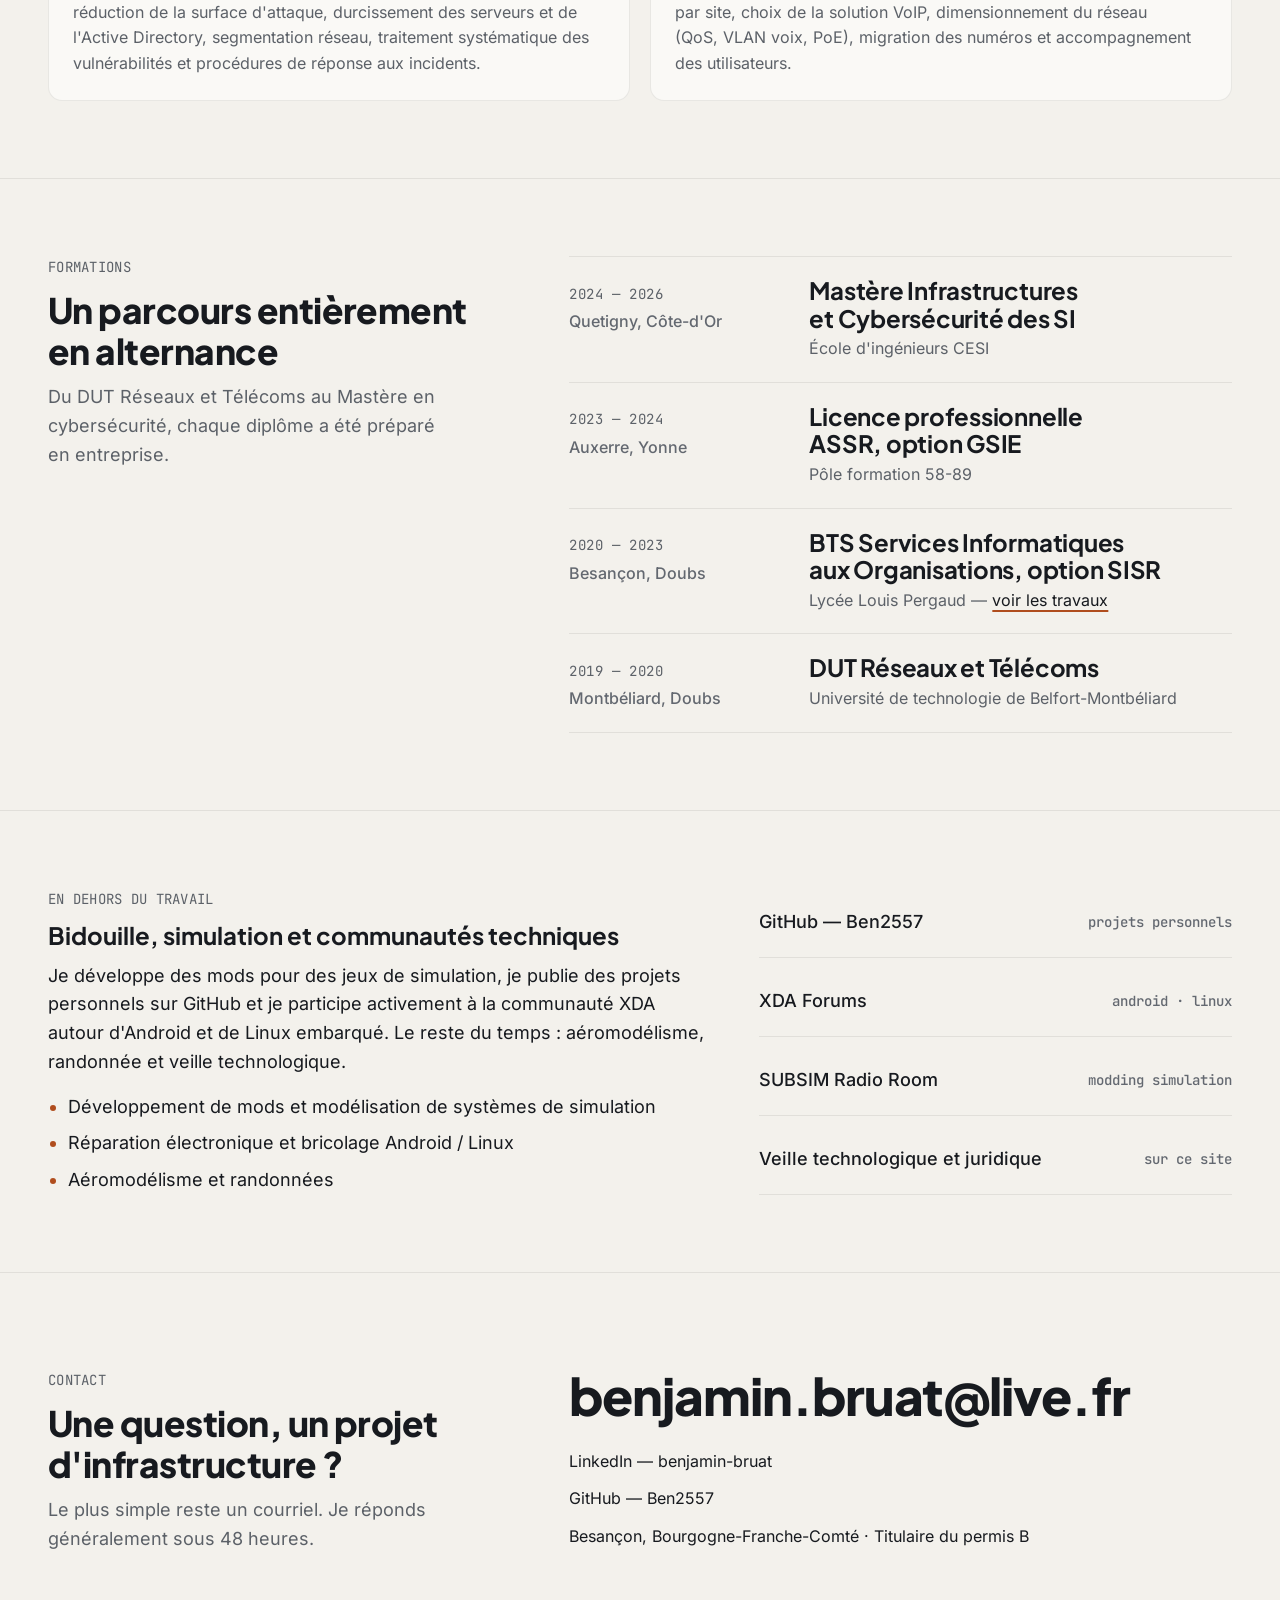
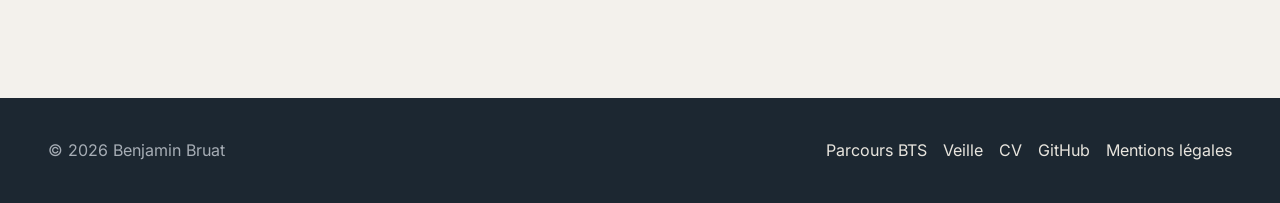
<file: claude/index.html>
<!doctype html>
<html lang="fr">
<head>
  <meta charset="utf-8" />
  <meta name="viewport" content="width=device-width, initial-scale=1" />
  <title>Benjamin Bruat — Ingénieur Systèmes et Réseaux</title>
  <meta name="description" content="Portfolio de Benjamin Bruat, ingénieur Systèmes et Réseaux chez Bonnet : administration Windows/Linux, Hyper-V, FortiOS, Graylog, CrowdStrike, Nagios, N-central et projets d'infrastructure." />
  <link rel="canonical" href="https://ben2557.github.io/" />
  <meta property="og:type" content="website" />
  <meta property="og:site_name" content="Benjamin Bruat" />
  <meta property="og:locale" content="fr_FR" />
  <meta property="og:title" content="Benjamin Bruat — Ingénieur Systèmes et Réseaux" />
  <meta property="og:description" content="Portfolio de Benjamin Bruat, ingénieur Systèmes et Réseaux chez Bonnet : administration Windows/Linux, Hyper-V, FortiOS, Graylog, CrowdStrike, Nagios, N-central et projets d'infrastructure." />
  <meta property="og:url" content="https://ben2557.github.io/" />
  <meta property="og:image" content="https://ben2557.github.io/assets/img/og-card.jpg" />
  <meta property="og:image:width" content="1200" />
  <meta property="og:image:height" content="630" />
  <meta property="og:image:alt" content="Benjamin Bruat, Ingénieur Systèmes et Réseaux" />
  <meta name="twitter:card" content="summary_large_image" />
  <link rel="icon" href="./assets/img/favicon.svg" type="image/svg+xml" />
  <link rel="preload" href="./assets/fonts/plus-jakarta-sans-latin-wght-normal.woff2" as="font" type="font/woff2" crossorigin />
  <link rel="preload" href="./assets/fonts/inter-latin-wght-normal.woff2" as="font" type="font/woff2" crossorigin />
  <link rel="stylesheet" href="./base.css" />
  <link rel="stylesheet" href="./style.css" />
  <script type="application/ld+json">
  {
    "@context": "https://schema.org",
    "@type": "Person",
    "name": "Benjamin Bruat",
    "jobTitle": "Ingénieur Systèmes et Réseaux",
    "worksFor": { "@type": "Organization", "name": "Bonnet" },
    "email": "mailto:benjamin.bruat@live.fr",
    "address": { "@type": "PostalAddress", "addressLocality": "Besançon", "addressCountry": "FR" },
    "sameAs": ["https://www.linkedin.com/in/benjamin-bruat-48789430a", "https://github.com/Ben2557"]
  }
  </script>
<meta name="robots" content="noindex, nofollow" />
</head>
<body>
  <a class="skip-link" href="#contenu">Aller au contenu</a>

  <header class="site-header">
    <div class="container site-header__inner">
      <a class="brand" href="./index.html">Benjamin Bruat <small>infra · réseaux · sécurité</small></a>
      <button class="nav-toggle" type="button" aria-expanded="false" aria-controls="nav" aria-label="Ouvrir le menu">
        <svg width="22" height="22" viewBox="0 0 24 24" fill="none" stroke="currentColor" stroke-width="2" stroke-linecap="round"><path d="M4 7h16M4 12h16M4 17h16"/></svg>
      </button>
      <nav class="nav" id="nav" aria-label="Navigation principale">
        <a href="./index.html" aria-current="page">Accueil</a>
        <a href="#experiences">Expériences</a>
        <a href="#projets">Projets</a>
        <a href="#objectifs">Objectifs</a>
        <a href="./parcours.html">Parcours BTS</a>
        <a href="./veille.html">Veille</a>
        <a href="#contact">Contact</a>
        <a class="nav__cta" href="./assets/docs/cv-benjamin-bruat.pdf" target="_blank" rel="noopener noreferrer">CV (PDF)</a>
      </nav>
    </div>
  </header>

  <main id="contenu">

    <!-- Héros -->
    <section class="hero">
      <div class="container hero__grid">
        <div>
          <div class="hero__kicker mono">
            <span>Besançon, France</span>
            <span>Systèmes · Réseaux · Cyberdéfense</span>
          </div>
          <h1>Benjamin Bruat</h1>
          <p class="hero__role">Ingénieur Systèmes et Réseaux</p>
          <p class="hero__lead">
            Ingénieur Systèmes et Réseaux chez Bonnet depuis octobre 2026, après deux ans d'alternance dans la même
            entreprise. J'administre une infrastructure Windows et Linux virtualisée sous Hyper-V, j'analyse et je filtre
            les flux réseau sur FortiOS et Graylog, et je pilote des projets internes : montée de version SolidWorks PDM,
            migration du cluster Hyper-V, raccordement d'un site distant en VPN IPsec. Mes deux chantiers prioritaires :
            renforcer la cybersécurité défensive de toute l'infrastructure et remplacer la téléphonie cuivre par une solution VoIP.
          </p>
          <div class="hero__actions">
            <a class="btn" href="#contact">Me contacter</a>
            <a class="btn btn--ghost" href="#projets">Voir les projets</a>
            <a class="btn btn--ghost" href="./assets/docs/cv-benjamin-bruat.pdf" target="_blank" rel="noopener noreferrer">
              <svg viewBox="0 0 24 24" fill="none" stroke="currentColor" stroke-width="2" stroke-linecap="round" stroke-linejoin="round"><path d="M14 3H6a2 2 0 0 0-2 2v14a2 2 0 0 0 2 2h12a2 2 0 0 0 2-2V9z"/><path d="M14 3v6h6"/></svg>
              Télécharger le CV
            </a>
          </div>
        </div>
        <aside class="hero__aside" aria-label="En bref">
          <img class="hero__portrait" src="./assets/img/portrait.webp" width="680" height="680" alt="Portrait de Benjamin Bruat" />
          <dl class="facts">
            <div><dt>Poste actuel</dt><dd>Ingénieur Systèmes et Réseaux, Bonnet (Poligny) — depuis octobre 2026</dd></div>
            <div><dt>Formation</dt><dd>Mastère Infrastructures et Cybersécurité des SI, CESI (2026)</dd></div>
            <div><dt>Langues</dt><dd>Français (natif), Anglais (B2), Espagnol (notions)</dd></div>
          </dl>
        </aside>
      </div>
    </section>

    <!-- Compétences -->
    <section class="section panel" id="competences">
      <div class="container">
        <div class="split">
          <div class="sticky">
            <p class="mono">Compétences</p>
            <div class="section-head" style="margin-top: var(--space-3)">
              <h2>Un périmètre complet, du serveur au pare-feu</h2>
              <p>Six domaines travaillés au quotidien chez Bonnet, de l'administration système à l'analyse cybersécurité, en passant par l'outillage d'exploitation.</p>
            </div>
          </div>
          <dl class="skills">
            <div>
              <dt>Systèmes &amp; virtualisation</dt>
              <dd><ul role="list"><li>Windows Server</li><li>Linux</li><li>Active Directory</li><li>Hyper-V</li><li>Serveurs &amp; stockage</li></ul></dd>
            </div>
            <div>
              <dt>Réseaux &amp; sécurité</dt>
              <dd><ul role="list"><li>FortiOS / FortiGate</li><li>VPN IPsec site à site</li><li>Switchs &amp; routeurs</li><li>Segmentation</li><li>Analyse de flux Graylog</li></ul></dd>
            </div>
            <div>
              <dt>Cybersécurité défensive</dt>
              <dd><ul role="list"><li>SIEM CrowdStrike</li><li>EDR</li><li>Nexpose (Rapid7)</li><li>Correction de vulnérabilités</li><li>Correctifs centralisés</li></ul></dd>
            </div>
            <div>
              <dt>Exploitation &amp; supervision</dt>
              <dd><ul role="list"><li>Nagios</li><li>RMM N-central</li><li>N-able</li><li>Procédures</li><li>Cartographie réseau</li></ul></dd>
            </div>
            <div>
              <dt>Automatisation</dt>
              <dd><ul role="list"><li>PowerShell</li><li>Batch</li><li>Déploiement RMM</li></ul></dd>
            </div>
            <div>
              <dt>Technique avancée</dt>
              <dd><ul role="list"><li>Android / Linux</li><li>Assembleur</li><li>Réparation électronique</li></ul></dd>
            </div>
          </dl>
        </div>
      </div>
    </section>

    <!-- Expériences -->
    <section class="section" id="experiences">
      <div class="container">
        <p class="mono">Expériences professionnelles</p>
        <div class="section-head" style="margin-top: var(--space-3)">
          <h2>Sept ans d'alternance, puis un poste créé chez Bonnet</h2>
          <p>Du dépannage d'infrastructures télécom chez Orange à un poste d'ingénieur Systèmes et Réseaux ouvert à l'issue de mon alternance.</p>
        </div>

        <div class="timeline">
          <article class="timeline__item">
            <div class="timeline__when">Depuis oct. 2026<strong>Poligny, Jura</strong></div>
            <div class="timeline__body">
              <h3>Ingénieur Systèmes et Réseaux</h3>
              <p class="org">Bonnet — groupe métallurgique · poste créé à l'issue de l'alternance</p>
              <ul>
                <li>Responsabilité de projets internes : montée de version SolidWorks PDM 2020 vers 2025, migration du cluster Hyper-V 2016 vers 2025, configuration complète d'un FortiGate sur le site de Paris Mitry avec VPN IPsec site à site</li>
                <li>Administration des serveurs Windows et Linux en environnement virtualisé</li>
                <li>Analyse et filtrage des flux réseau sur FortiOS et serveur Graylog</li>
                <li>Analyse cybersécurité avec le SIEM CrowdStrike, correction des failles identifiées par Nexpose (Rapid7)</li>
                <li>Supervision Nagios et déploiement avec le RMM N-central</li>
                <li>Objectifs à venir : renforcement de la cybersécurité défensive de l'ensemble de l'infrastructure et migration de la téléphonie cuivre vers une solution VoIP</li>
              </ul>
            </div>
          </article>

          <article class="timeline__item">
            <div class="timeline__when">Sept. 2024 — Sept. 2026<strong>Poligny, Jura</strong></div>
            <div class="timeline__body">
              <h3>Administrateur avancé d'infrastructure informatique</h3>
              <p class="org">Bonnet — groupe métallurgique · alternance (Mastère CESI)</p>
              <ul>
                <li>Collaboration et conduite de projets de restructuration du système d'information</li>
                <li>Administration de serveurs Windows/Linux sur environnement virtualisé (40 VM)</li>
                <li>Gestion d'un cluster Hyper-V et de l'Active Directory</li>
                <li>Filtrage des flux réseau avec UTM sous FortiOS</li>
                <li>Supervision de l'infrastructure en temps réel (Nagios)</li>
                <li>Automatisation PowerShell/Batch des opérations d'exploitation récurrentes</li>
                <li>Cartographie et modélisation réseau, rédaction de livrables d'exploitation</li>
                <li>Déploiement de politiques de sécurité défensive : EDR, gestion des vulnérabilités, correctifs centralisés avec N-able</li>
                <li>Déploiement d'une infrastructure bare-metal OVH sous Hyper-V pour l'hébergement de plateformes web prod/préprod</li>
              </ul>
            </div>
          </article>

          <article class="timeline__item">
            <div class="timeline__when">Oct. 2021 — Sept. 2024<strong>Avanne-Aveney, Doubs</strong></div>
            <div class="timeline__body">
              <h3>Administrateur systèmes et réseaux</h3>
              <p class="org">SOSIM — formation et informatique médicale</p>
              <ul>
                <li>Administration du réseau d'une petite entreprise, Active Directory et stratégies de groupe</li>
                <li>Étude et maquettage d'une architecture réseau cible</li>
                <li>Élaboration complète d'un projet de segmentation et d'automatisation</li>
                <li>Assistance technique par téléphone et prise en main à distance, formation des utilisateurs</li>
                <li>Actualisation du site internet et de l'extranet</li>
              </ul>
            </div>
          </article>

          <details class="fold" style="margin-top: var(--space-6)">
            <summary>Premières expériences (2019 — 2020)</summary>
            <div class="fold__body">
          <article class="timeline__item">
            <div class="timeline__when">Oct. 2020 — Déc. 2020<strong>Meursault, Côte-d'Or</strong></div>
            <div class="timeline__body">
              <h3>Technicien informatique</h3>
              <p class="org">Rougeot — travaux publics</p>
              <ul>
                <li>Installation de matériels informatiques sur les différents sites du groupe</li>
                <li>Assistance aux utilisateurs internes et externes, prise en main à distance</li>
              </ul>
            </div>
          </article>

          <article class="timeline__item">
            <div class="timeline__when">Sept. 2019 — Août 2020<strong>Besançon, Doubs</strong></div>
            <div class="timeline__body">
              <h3>Technicien d'intervention support réseaux</h3>
              <p class="org">Orange</p>
              <ul>
                <li>Dépannage des infrastructures de télécommunication</li>
                <li>Installation des matériels et des équipements réseaux</li>
                <li>Coordination des tests de jonction entre deux sites</li>
              </ul>
            </div>
          </article>
            </div>
          </details>
        </div>
      </div>
    </section>

    <!-- Projets -->
    <section class="section" id="projets">
      <div class="container">
        <p class="mono">Projets marquants</p>
        <div class="section-head" style="margin-top: var(--space-3)">
          <h2>Des infrastructures conçues, migrées et sécurisées</h2>
          <p>Une sélection de réalisations et de projets en cours chez Bonnet, ainsi que le projet de fin de BTS. Les travaux détaillés du BTS SIO (PPE, TP, dossier de fin d'année) sont regroupés sur la page <a class="link" href="./parcours.html">Parcours BTS</a>.</p>
        </div>

        <div class="projects">
          <article class="project project--feature">
            <div class="project__media">
              <img src="./assets/img/schema-annexe7.webp" width="1183" height="789" loading="lazy" decoding="async" alt="Schéma réseau complet du dossier de fin d'année : pare-feux pfSense, DMZ, VLAN, VPN IPsec, supervision Zabbix et ELK" />
            </div>
            <div class="project__body">
              <h3>Infrastructure segmentée multi-sites avec DNS/DHCP par VLAN et tunnel VPN IPsec</h3>
              <p>Dossier de fin d'année du BTS SIO (épreuve E6) : conception et mise en œuvre d'une infrastructure complète sous Proxmox, avec pare-feux pfSense en cascade, DMZ de services internes et externes, VLAN par entité, serveurs DNS/DHCP dédiés par VLAN, liaison IPsec vers un site distant et supervision Zabbix + ELK. Deux missions présentées devant jury.</p>
              <ul class="tags" role="list"><li>pfSense</li><li>VLAN</li><li>IPsec</li><li>DNS / DHCP</li><li>Zabbix</li><li>Proxmox</li></ul>
            </div>
          </article>

          <article class="project">
            <div class="project__body">
              <h3>Migration du cluster Hyper-V de 2016 vers 2025</h3>
              <p>Montée de version du cluster Hyper-V à deux nœuds hébergeant une quarantaine de VM : préparation en préproduction, sauvegarde préalable des VM avec Veeam vers TrueNAS, bascule des rôles et continuité de service des applications métier.</p>
              <ul class="tags" role="list"><li>Hyper-V</li><li>Failover Cluster</li><li>Windows Server 2025</li><li>Veeam</li></ul>
            </div>
          </article>

          <article class="project">
            <div class="project__body">
              <h3>Pare-feux FortiGate : cluster HA au siège, VPN IPsec vers Paris Mitry</h3>
              <p>Exploitation du cluster actif-passif de deux FortiGate 80F portant les VLAN du siège (bascules, continuité du Wi-Fi invités UCOPIA) et configuration complète du FortiGate du site distant de Paris Mitry : filtrage, segmentation et tunnel IPsec site à site vers Poligny.</p>
              <ul class="tags" role="list"><li>FortiGate HA</li><li>IPsec</li><li>VLAN</li><li>Multi-sites</li></ul>
            </div>
          </article>

          <article class="project">
            <div class="project__body">
              <h3>Montée de version SolidWorks PDM 2020 vers 2025</h3>
              <p>Pilotage de la mise à niveau de la gestion de données techniques du bureau d'études : serveur d'archives et base PDM, clients, validation avec les utilisateurs métier.</p>
              <ul class="tags" role="list"><li>SolidWorks PDM</li><li>SQL Server</li><li>Conduite de projet</li></ul>
            </div>
          </article>

          <article class="project">
            <div class="project__body">
              <h3>Hébergement web prod/préprod sur bare-metal OVH</h3>
              <p>Déploiement d'un serveur dédié OVH sous Windows Server 2025 et Hyper-V pour héberger les plateformes web de l'entreprise, avec séparation des environnements de production et de préproduction. En cours : durcissement réseau de l'hôte (pare-feu Edge OVH, filtrage des flux sortants) et sauvegarde des VM Debian vers l'infrastructure Veeam interne.</p>
              <ul class="tags" role="list"><li>OVH</li><li>Hyper-V</li><li>Windows Server 2025</li><li>Veeam Agent</li></ul>
            </div>
          </article>

          <article class="project">
            <div class="project__body">
              <h3>Sécurité défensive du parc</h3>
              <p>Analyse des alertes dans le SIEM CrowdStrike, correction des failles remontées par Nexpose (Rapid7), centralisation des correctifs et filtrage des flux FortiOS avec journalisation Graylog.</p>
              <ul class="tags" role="list"><li>CrowdStrike</li><li>Nexpose</li><li>Graylog</li><li>FortiOS</li></ul>
            </div>
          </article>



        </div>
      </div>
    </section>

    <!-- Objectifs -->
    <!-- Projets personnels -->
    <section class="section section--tight" id="projets-perso">
      <div class="container">
        <p class="mono">Projets personnels</p>
        <div class="section-head" style="margin-top: var(--space-3)">
          <h2>Android bas niveau : noyau, ROM et un outil Windows</h2>
          <p>Trois dépôts publiés sur GitHub, développés sur mon temps libre. Les deux projets Android visent le même appareil, le Galaxy S23+.</p>
        </div>
        <div class="projects">
          <article class="project">
            <div class="project__body">
              <h3>Noyau Linux personnalisé pour le Galaxy S23+</h3>
              <p>Noyau GKI 2.0 (Linux 5.15) pour le Galaxy S23+ (Snapdragon 8 Gen 2, One UI 5.1), construit à partir des sources Samsung. Il n'embarque aucun gestionnaire de root : le chargement de modules est activé et les protections Samsung (RKP, UH, DEFEX, PROCA…) sont désactivées pour permettre d'en ajouter un séparément. Un script de build (Thin LTO, menuconfig) produit le boot.img et une archive Odin. Projet expérimental : la compatibilité hors du firmware ciblé n'est pas garantie.</p>
              <ul class="tags" role="list"><li>Noyau Linux 5.15</li><li>GKI 2.0</li><li>Thin LTO</li><li>Snapdragon SM8550</li><li>Odin</li></ul>
              <p><a class="link" href="https://github.com/Ben2557/android_kernel_samsung_sm8550_dm2q" target="_blank" rel="noopener noreferrer">Voir le dépôt sur GitHub</a></p>
            </div>
          </article>

          <article class="project">
            <div class="project__body">
              <h3>Chaîne de build d'une ROM One UI personnalisée</h3>
              <p>Système de build de ROM pour le Galaxy S23+, dérivé du projet UN1CA de salvogiangri. Il télécharge et extrait le firmware Samsung, applique les correctifs (retrait des applications inutiles, Play Integrity Fix, KnoxPatch, mods One UI) et génère un paquet flashable. Projet en cours de développement.</p>
              <ul class="tags" role="list"><li>Scripts shell</li><li>One UI</li><li>apktool</li><li>erofs-utils</li><li>Firmware Samsung</li></ul>
              <p><a class="link" href="https://github.com/Ben2557/android_OneUI-UN1CA-ROM-Builder" target="_blank" rel="noopener noreferrer">Voir le dépôt sur GitHub</a></p>
            </div>
          </article>

          <article class="project">
            <div class="project__body">
              <h3>LogonVistaOrb : l'animation de Windows Vista à l'écran de connexion</h3>
              <p>Fork de LogonVistaOrb (xxxman360) : application .NET Framework 4.8 qui rejoue l'animation de démarrage de Windows Vista à l'écran de connexion de Windows 10 et ultérieur. L'outil de configuration gère les sons de démarrage, de connexion et d'arrêt, la couleur de fond et l'attente du service audio ; un installateur s'occupe des clés de registre. Licence GPL v3.</p>
              <ul class="tags" role="list"><li>.NET Framework 4.8</li><li>Windows 10 et ultérieur</li><li>Registre Windows</li><li>GPL v3</li></ul>
              <p><a class="link" href="https://github.com/Ben2557/LogonVistaOrb" target="_blank" rel="noopener noreferrer">Voir le dépôt sur GitHub</a></p>
            </div>
          </article>
        </div>
      </div>
    </section>

    <section class="section section--tight" id="objectifs">
      <div class="container">
        <p class="mono">Les deux prochains chantiers</p>
        <div class="section-head" style="margin-top: var(--space-3)">
          <h2>Objectifs 2026-2027 chez Bonnet</h2>
        </div>
        <div class="cards">
          <article class="card">
            <p class="mono">Objectif 1 · sécurité</p>
            <h3>Améliorer nettement la cybersécurité défensive de toute l'infrastructure</h3>
            <p>Partir de l'existant (EDR, SIEM CrowdStrike, scans Nexpose, filtrage FortiOS, journaux Graylog) pour construire une défense cohérente : réduction de la surface d'attaque, durcissement des serveurs et de l'Active Directory, segmentation réseau, traitement systématique des vulnérabilités et procédures de réponse aux incidents.</p>
          </article>
          <article class="card">
            <p class="mono">Objectif 2 · téléphonie</p>
            <h3>Remplacer la téléphonie cuivre par une solution VoIP</h3>
            <p>Changement complet du système de téléphonie, encore basé sur le réseau cuivre dont la fermeture est programmée : étude des besoins par site, choix de la solution VoIP, dimensionnement du réseau (QoS, VLAN voix, PoE), migration des numéros et accompagnement des utilisateurs.</p>
          </article>
        </div>
      </div>
    </section>

    <!-- Formations -->
    <section class="section section--tight" id="formations">
      <div class="container">
        <div class="split">
          <div class="sticky">
            <p class="mono">Formations</p>
            <div class="section-head" style="margin-top: var(--space-3)">
              <h2>Un parcours entièrement en alternance</h2>
              <p>Du DUT Réseaux et Télécoms au Mastère en cybersécurité, chaque diplôme a été préparé en entreprise.</p>
            </div>
          </div>
          <div class="timeline timeline--compact">
            <article class="timeline__item">
              <div class="timeline__when">2024 — 2026<strong>Quetigny, Côte-d'Or</strong></div>
              <div class="timeline__body">
                <h3>Mastère Infrastructures et Cybersécurité des SI</h3>
                <p class="org">École d'ingénieurs CESI</p>
              </div>
            </article>
            <article class="timeline__item">
              <div class="timeline__when">2023 — 2024<strong>Auxerre, Yonne</strong></div>
              <div class="timeline__body">
                <h3>Licence professionnelle ASSR, option GSIE</h3>
                <p class="org">Pôle formation 58-89</p>
              </div>
            </article>
            <article class="timeline__item">
              <div class="timeline__when">2020 — 2023<strong>Besançon, Doubs</strong></div>
              <div class="timeline__body">
                <h3>BTS Services Informatiques aux Organisations, option SISR</h3>
                <p class="org">Lycée Louis Pergaud — <a class="link" href="./parcours.html">voir les travaux</a></p>
              </div>
            </article>
            <article class="timeline__item">
              <div class="timeline__when">2019 — 2020<strong>Montbéliard, Doubs</strong></div>
              <div class="timeline__body">
                <h3>DUT Réseaux et Télécoms</h3>
                <p class="org">Université de technologie de Belfort-Montbéliard</p>
              </div>
            </article>
          </div>
        </div>
      </div>
    </section>

    <!-- À côté -->
    <section class="section section--tight" id="a-cote">
      <div class="container">
        <div class="split split--reverse">
          <div class="prose">
            <p class="mono">En dehors du travail</p>
            <h3 style="margin-top: var(--space-3)">Bidouille, simulation et communautés techniques</h3>
            <p>Je développe des mods pour des jeux de simulation, je publie des projets personnels sur GitHub et je participe activement à la communauté XDA autour d'Android et de Linux embarqué. Le reste du temps : aéromodélisme, randonnée et veille technologique.</p>
            <ul style="margin-top: var(--space-4)">
              <li>Développement de mods et modélisation de systèmes de simulation</li>
              <li>Réparation électronique et bricolage Android / Linux</li>
              <li>Aéromodélisme et randonnées</li>
            </ul>
          </div>
          <div class="links-list">
            <a href="https://github.com/Ben2557" target="_blank" rel="noopener noreferrer"><span>GitHub — Ben2557</span><span>projets personnels</span></a>
            <a href="https://xdaforums.com/m/benjamin2557.8614581/#about" target="_blank" rel="noopener noreferrer"><span>XDA Forums</span><span>android · linux</span></a>
            <a href="https://www.subsim.com/radioroom/showthread.php?p=2628502#post2628502" target="_blank" rel="noopener noreferrer"><span>SUBSIM Radio Room</span><span>modding simulation</span></a>
            <a href="./veille.html"><span>Veille technologique et juridique</span><span>sur ce site</span></a>
          </div>
        </div>
      </div>
    </section>

    <!-- Contact -->
    <section class="section" id="contact">
      <div class="container">
        <div class="split">
          <div>
            <p class="mono">Contact</p>
            <div class="section-head" style="margin-top: var(--space-3)">
              <h2>Une question, un projet d'infrastructure ?</h2>
              <p>Le plus simple reste un courriel. Je réponds généralement sous 48 heures.</p>
            </div>
          </div>
          <div>
            <a class="contact__mail" href="mailto:benjamin.bruat@live.fr">benjamin.bruat@live.fr</a>
            <div class="contact__meta">
              <a href="https://www.linkedin.com/in/benjamin-bruat-48789430a" target="_blank" rel="noopener noreferrer">LinkedIn — benjamin-bruat</a>
              <a href="https://github.com/Ben2557" target="_blank" rel="noopener noreferrer">GitHub — Ben2557</a>
              <span>Besançon, Bourgogne-Franche-Comté · Titulaire du permis B</span>
            </div>

            <!-- Formulaire de contact désactivé : aucun identifiant Formspree pour l'instant.
                 Pour l'activer : créer un formulaire sur https://formspree.io, remplacer VOTRE_ID_FORMSPREE
                 dans l'attribut action, puis retirer les marqueurs de commentaire autour du bloc (voir README).
            <form class="form" id="contact-form" action="https://formspree.io/f/VOTRE_ID_FORMSPREE" method="POST">
              <p class="mono">Ou par formulaire</p>
              <div class="field">
                <label for="cf-name">Nom</label>
                <input id="cf-name" name="name" type="text" autocomplete="name" required />
              </div>
              <div class="field">
                <label for="cf-email">Adresse e-mail</label>
                <input id="cf-email" name="email" type="email" autocomplete="email" required />
              </div>
              <div class="field">
                <label for="cf-message">Message</label>
                <textarea id="cf-message" name="message" rows="5" required></textarea>
              </div>
              <input class="hp" type="text" name="_gotcha" tabindex="-1" autocomplete="off" aria-hidden="true" />
              <input type="hidden" name="_subject" value="Message depuis le portfolio" />
              <div class="form__actions">
                <button class="btn" type="submit">Envoyer le message</button>
                <p class="form__status" role="status" aria-live="polite"></p>
              </div>
            </form>
            -->
          </div>
        </div>
      </div>
    </section>
  </main>

  <footer class="site-footer">
    <div class="container site-footer__inner">
      <span>© <span data-year>2026</span> Benjamin Bruat</span>
      <nav aria-label="Pied de page">
        <a href="./parcours.html">Parcours BTS</a>
        <a href="./veille.html">Veille</a>
        <a href="./assets/docs/cv-benjamin-bruat.pdf" target="_blank" rel="noopener noreferrer">CV</a>
        <a href="https://github.com/Ben2557" target="_blank" rel="noopener noreferrer">GitHub</a>
        <a href="./mentions-legales.html">Mentions légales</a>
      </nav>
    </div>
  </footer>

  <script src="./app.js" defer></script>
</body>
</html>
</file>
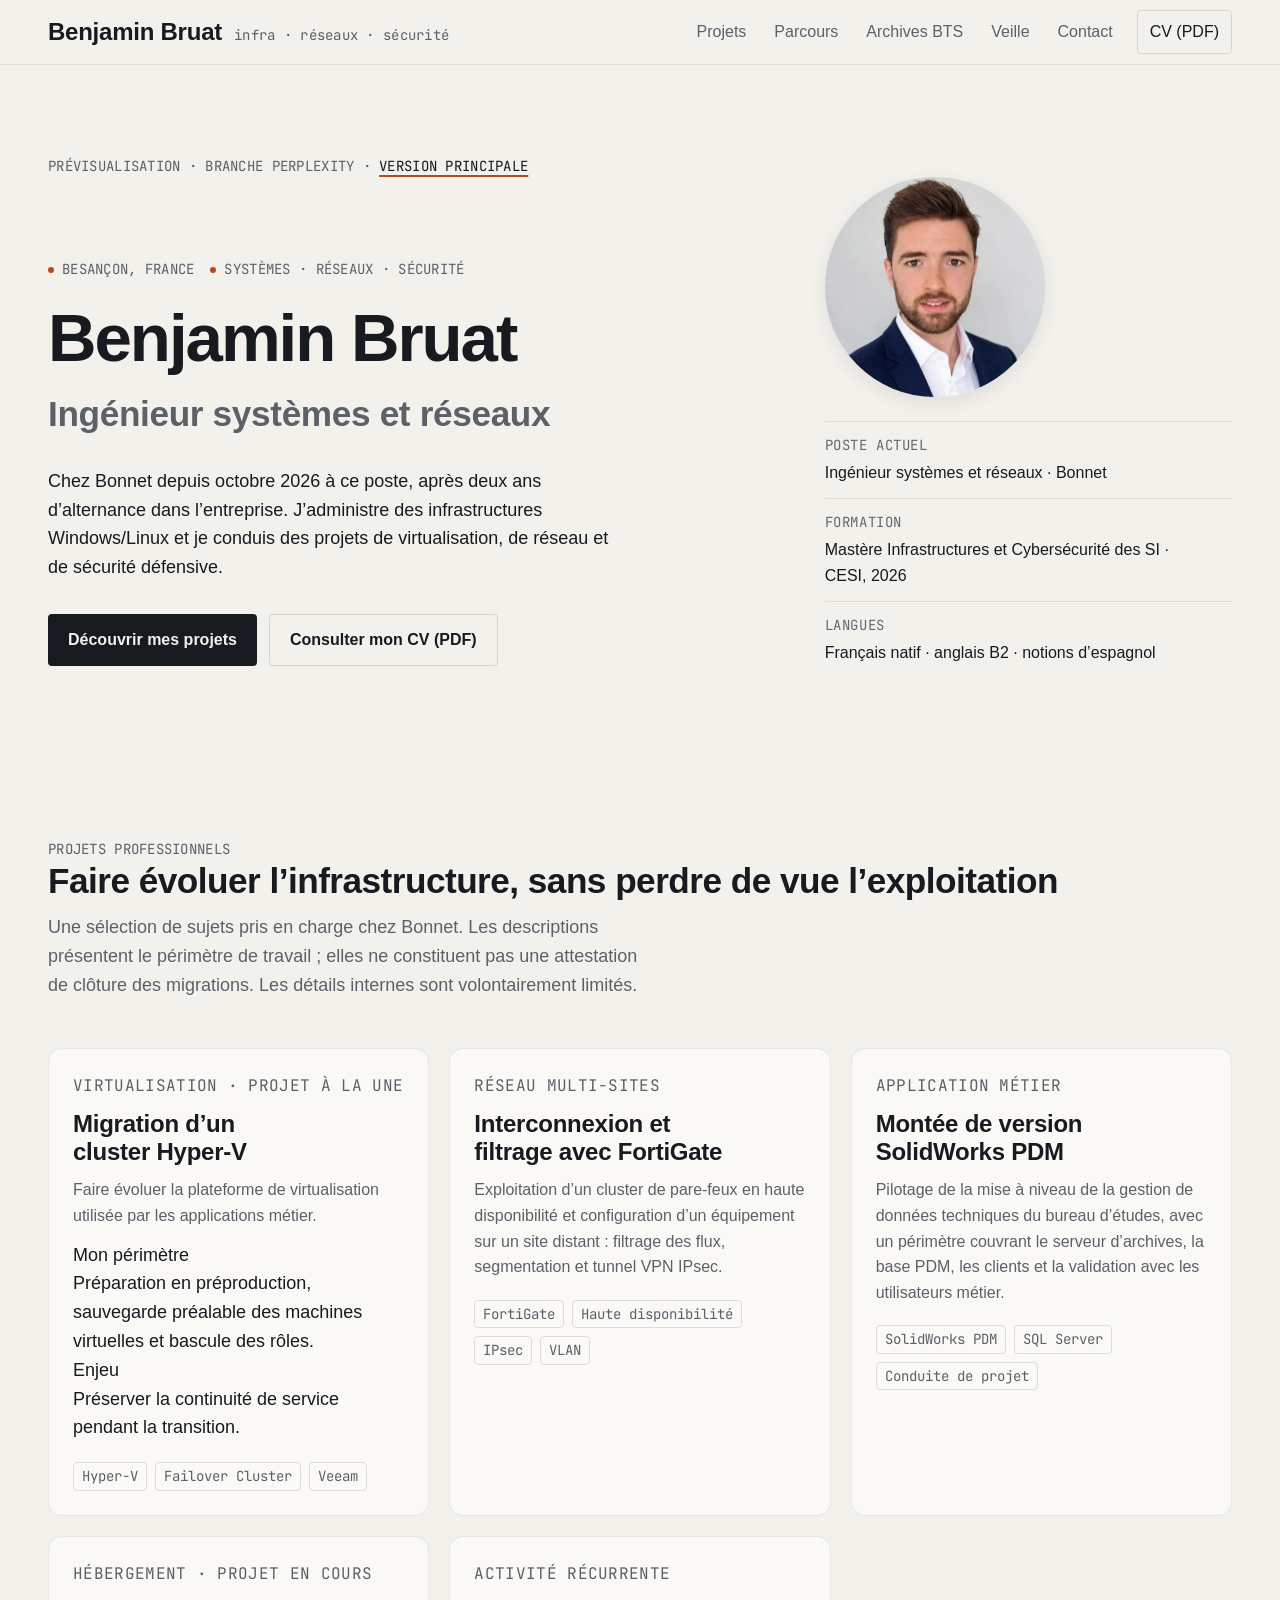
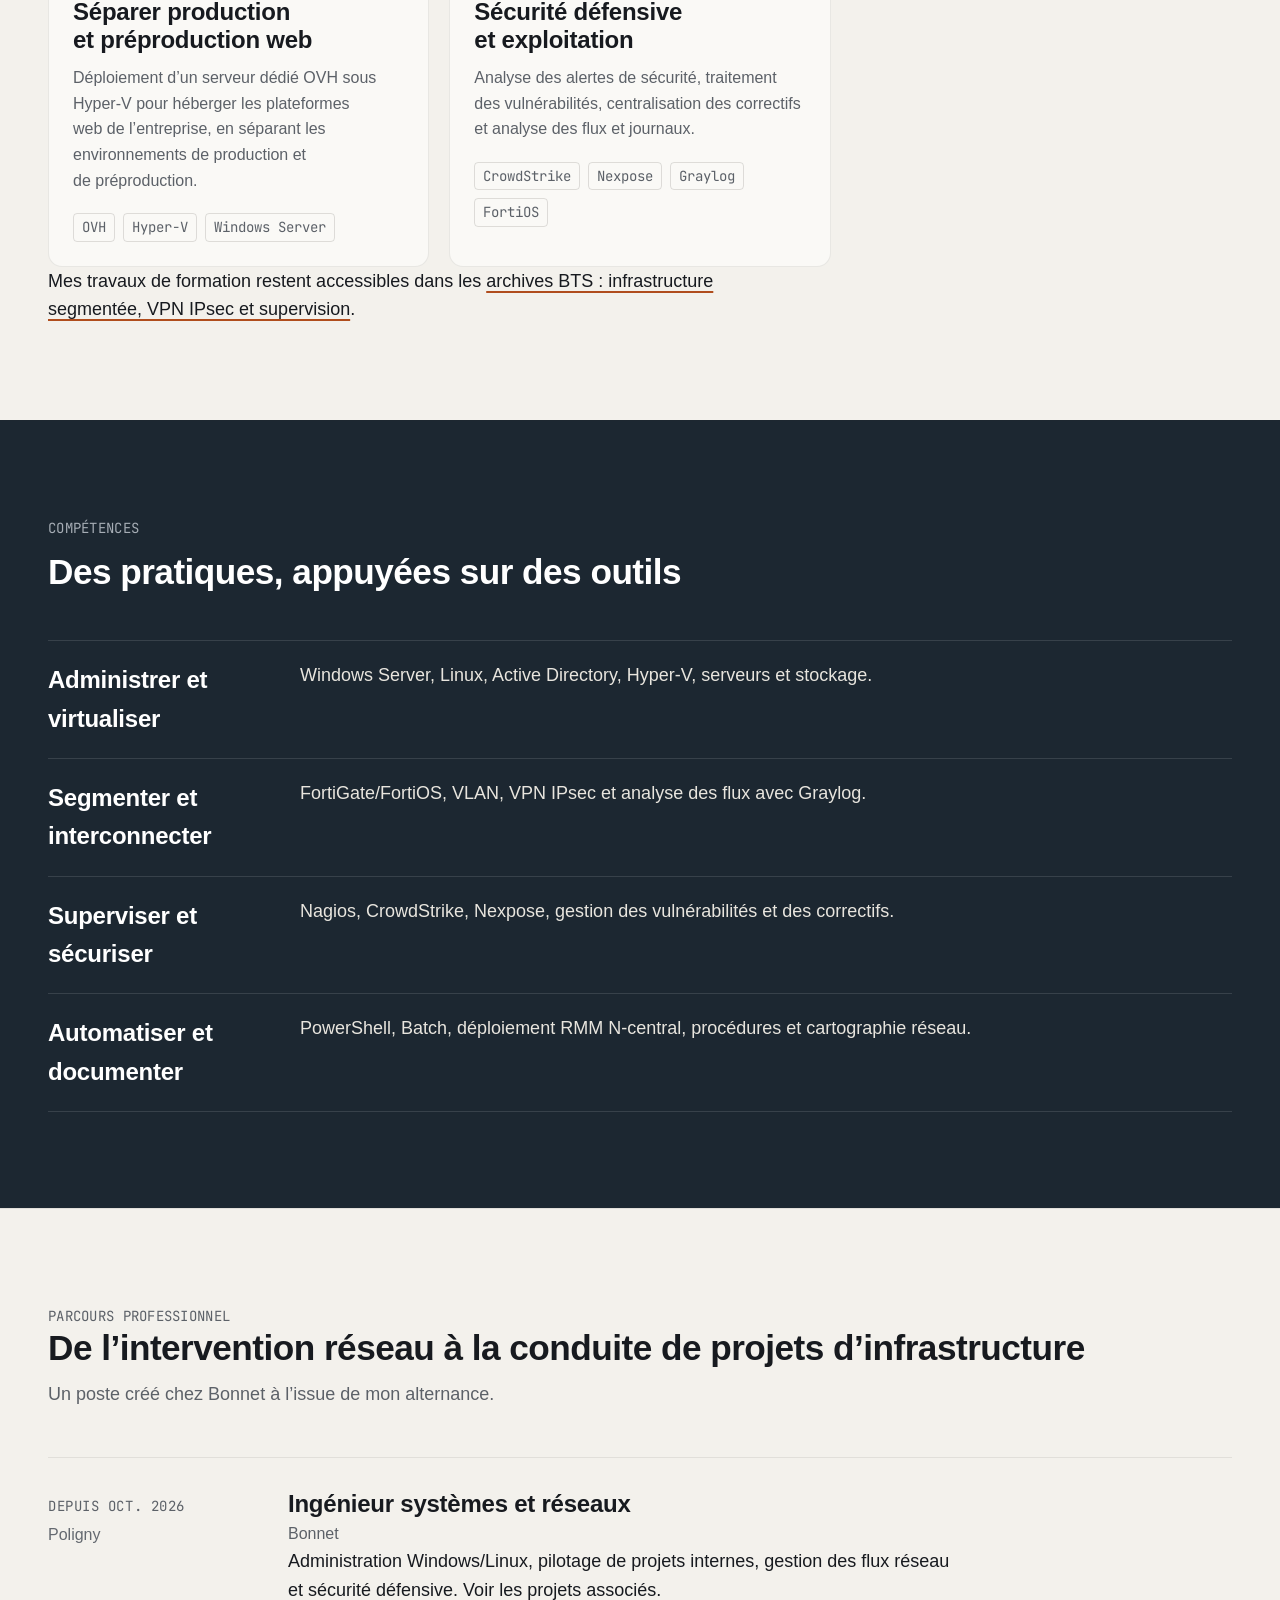
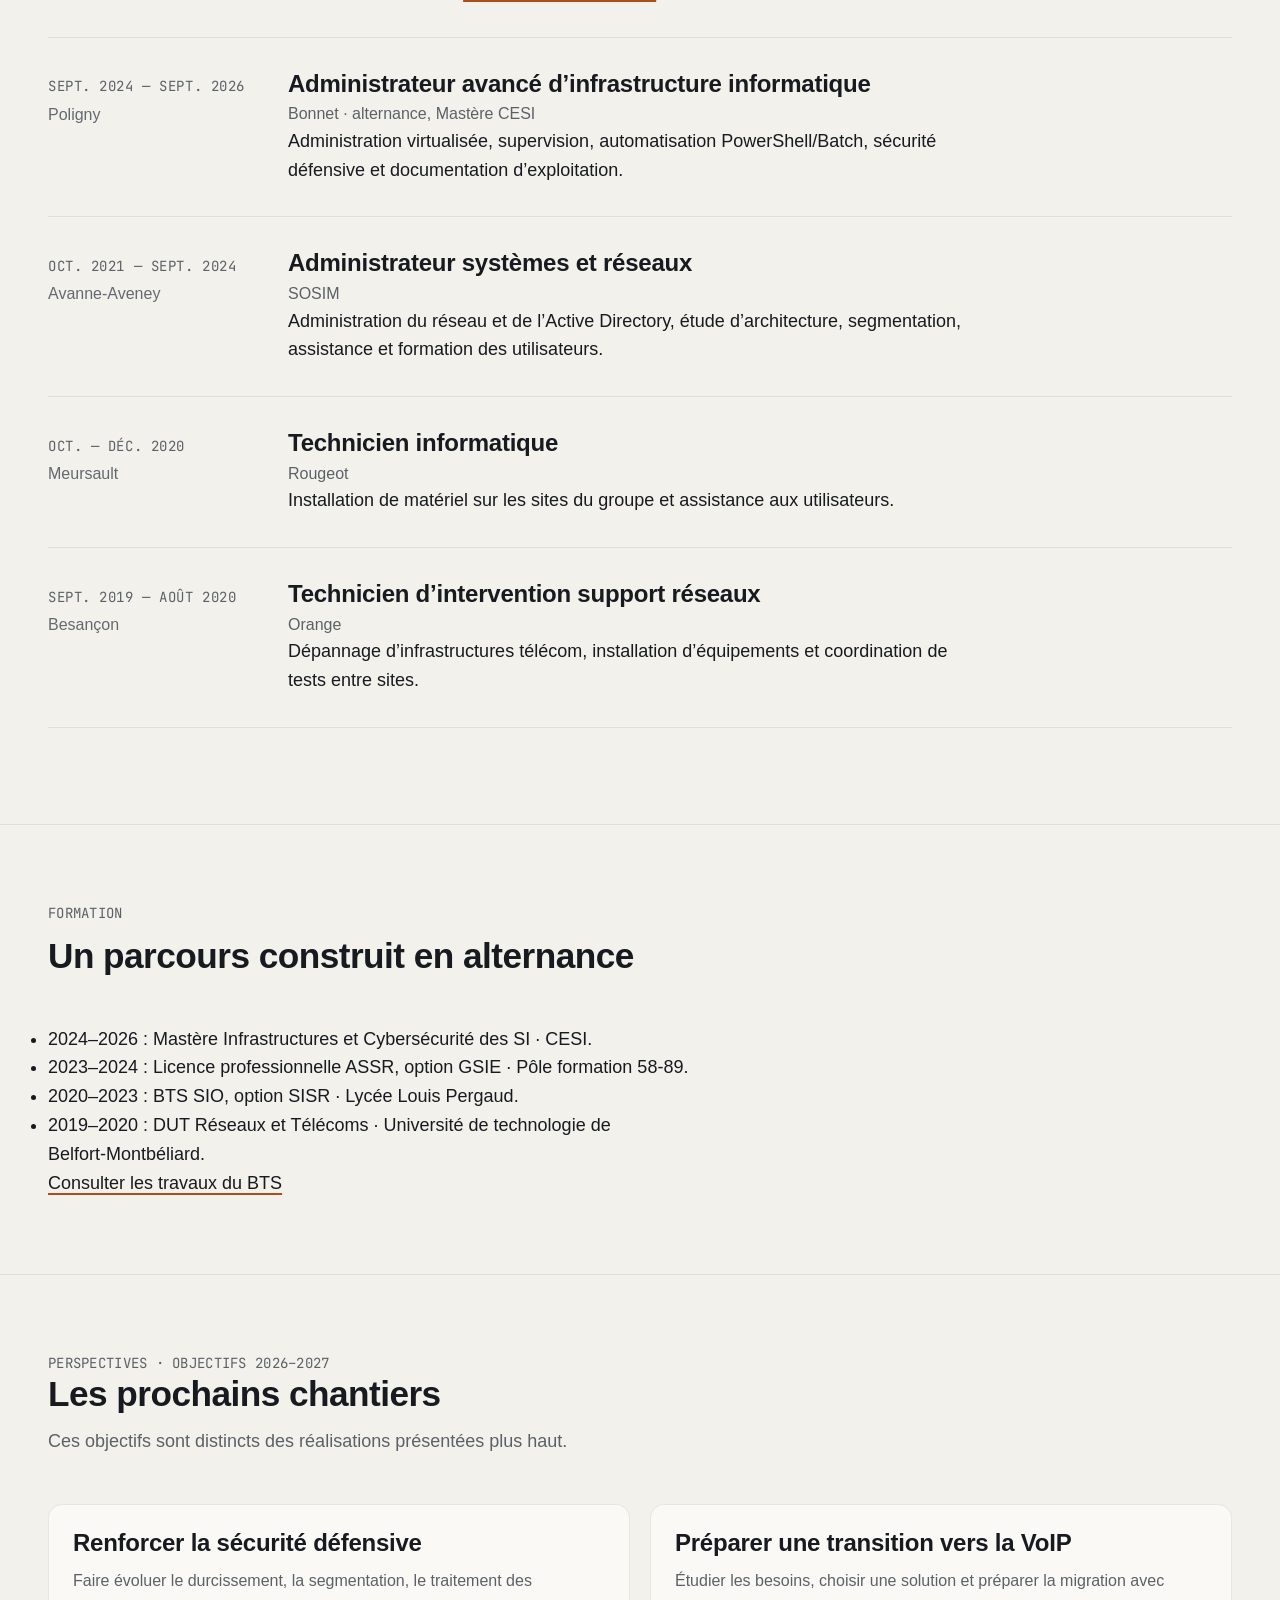
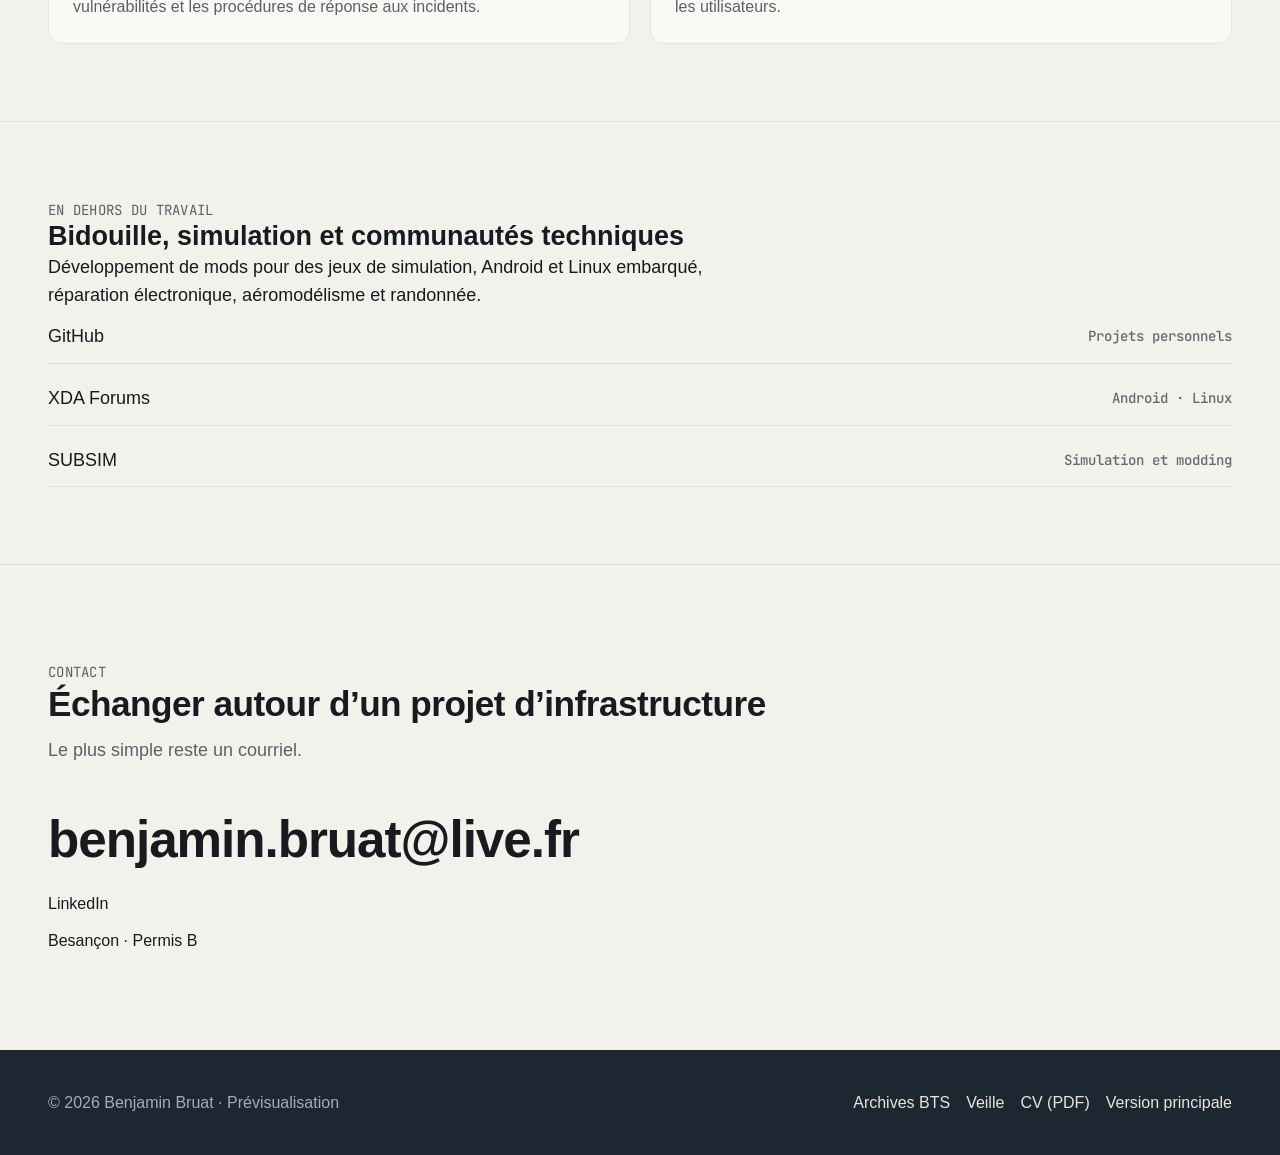
<file: perplexity/index.html>
<!doctype html>
<html lang="fr">
<head>
<meta charset="utf-8" />
<meta name="viewport" content="width=device-width, initial-scale=1" />
<title>Benjamin Bruat — Systèmes, réseaux et sécurité</title>
<meta name="description" content="Benjamin Bruat, ingénieur systèmes et réseaux chez Bonnet. Administration Windows/Linux, virtualisation, réseau et sécurité défensive." />
<meta name="robots" content="noindex, nofollow" />
<meta property="og:title" content="Benjamin Bruat — Systèmes, réseaux et sécurité" />
<meta property="og:description" content="Parcours et projets d’infrastructure. Version de prévisualisation." />
<meta property="og:type" content="website" />
<meta property="og:url" content="https://ben2557.github.io/perplexity/" />
<meta property="og:image" content="https://ben2557.github.io/perplexity/assets/img/portrait.webp" />
<link rel="icon" href="./assets/img/favicon.svg" type="image/svg+xml" />
<link rel="preconnect" href="https://api.fontshare.com" crossorigin />
<link rel="preconnect" href="https://fonts.googleapis.com" />
<link rel="preconnect" href="https://fonts.gstatic.com" crossorigin />
<link href="https://api.fontshare.com/v2/css?f[]=cabinet-grotesk@700,800&amp;f[]=satoshi@400,500,700&amp;display=swap" rel="stylesheet" />
<link href="https://fonts.googleapis.com/css2?family=JetBrains+Mono:wght@400;500&amp;display=swap" rel="stylesheet" />
<link rel="stylesheet" href="./base.css" />
<link rel="stylesheet" href="./style.css" />
<meta name="robots" content="noindex, nofollow" />
</head>
<body>
<a class="skip-link" href="#contenu">Aller au contenu</a>
<header class="site-header"><div class="container site-header__inner">
<a class="brand" href="./index.html">Benjamin Bruat <small>infra · réseaux · sécurité</small></a>
<button class="nav-toggle" type="button" aria-expanded="false" aria-controls="nav" aria-label="Ouvrir le menu"><svg width="22" height="22" viewBox="0 0 24 24" fill="none" stroke="currentColor" stroke-width="2" aria-hidden="true"><path d="M4 7h16M4 12h16M4 17h16"/></svg></button>
<nav class="nav" id="nav" aria-label="Navigation principale">
<a href="#projets">Projets</a><a href="#experiences">Parcours</a><a href="./parcours.html">Archives BTS</a><a href="./veille.html">Veille</a><a href="#contact">Contact</a><a class="nav__cta" href="./assets/docs/cv-benjamin-bruat.pdf" target="_blank" rel="noopener noreferrer">CV (PDF)</a>
</nav></div></header>
<main id="contenu">
<section class="hero"><div class="container"><p class="mono">Prévisualisation · branche perplexity · <a class="link" href="https://ben2557.github.io/">Version principale</a></p></div><div class="container hero__grid">
<div><div class="hero__kicker mono"><span>Besançon, France</span><span>Systèmes · Réseaux · Sécurité</span></div>
<h1>Benjamin Bruat</h1><p class="hero__role">Ingénieur systèmes et réseaux</p>
<p class="hero__lead">Chez Bonnet depuis octobre 2026 à ce poste, après deux ans d’alternance dans l’entreprise. J’administre des infrastructures Windows/Linux et je conduis des projets de virtualisation, de réseau et de sécurité défensive.</p>
<div class="hero__actions"><a class="btn" href="#projets">Découvrir mes projets</a><a class="btn btn--ghost" href="./assets/docs/cv-benjamin-bruat.pdf" target="_blank" rel="noopener noreferrer">Consulter mon CV (PDF)</a></div></div>
<aside class="hero__aside" aria-label="En bref"><img class="hero__portrait" src="./assets/img/portrait.webp" width="680" height="680" alt="Portrait de Benjamin Bruat" /><dl class="facts"><div><dt>Poste actuel</dt><dd>Ingénieur systèmes et réseaux · Bonnet</dd></div><div><dt>Formation</dt><dd>Mastère Infrastructures et Cybersécurité des SI · CESI, 2026</dd></div><div><dt>Langues</dt><dd>Français natif · anglais B2 · notions d’espagnol</dd></div></dl></aside>
</div></section>
<section class="section" id="projets"><div class="container"><p class="mono">Projets professionnels</p><div class="section-head"><h2>Faire évoluer l’infrastructure, sans perdre de vue l’exploitation</h2><p>Une sélection de sujets pris en charge chez Bonnet. Les descriptions présentent le périmètre de travail ; elles ne constituent pas une attestation de clôture des migrations. Les détails internes sont volontairement limités.</p></div>
<div class="projects">
<article class="project"><div class="project__body"><p class="mono">Virtualisation · projet à la une</p><h3>Migration d’un cluster Hyper-V</h3><p>Faire évoluer la plateforme de virtualisation utilisée par les applications métier.</p><dl><dt>Mon périmètre</dt><dd>Préparation en préproduction, sauvegarde préalable des machines virtuelles et bascule des rôles.</dd><dt>Enjeu</dt><dd>Préserver la continuité de service pendant la transition.</dd></dl><ul class="tags" role="list"><li>Hyper-V</li><li>Failover Cluster</li><li>Veeam</li></ul></div></article>
<article class="project"><div class="project__body"><p class="mono">Réseau multi-sites</p><h3>Interconnexion et filtrage avec FortiGate</h3><p>Exploitation d’un cluster de pare-feux en haute disponibilité et configuration d’un équipement sur un site distant : filtrage des flux, segmentation et tunnel VPN IPsec.</p><ul class="tags" role="list"><li>FortiGate</li><li>Haute disponibilité</li><li>IPsec</li><li>VLAN</li></ul></div></article>
<article class="project"><div class="project__body"><p class="mono">Application métier</p><h3>Montée de version SolidWorks PDM</h3><p>Pilotage de la mise à niveau de la gestion de données techniques du bureau d’études, avec un périmètre couvrant le serveur d’archives, la base PDM, les clients et la validation avec les utilisateurs métier.</p><ul class="tags" role="list"><li>SolidWorks PDM</li><li>SQL Server</li><li>Conduite de projet</li></ul></div></article>
<article class="project"><div class="project__body"><p class="mono">Hébergement · projet en cours</p><h3>Séparer production et préproduction web</h3><p>Déploiement d’un serveur dédié OVH sous Hyper-V pour héberger les plateformes web de l’entreprise, en séparant les environnements de production et de préproduction.</p><ul class="tags" role="list"><li>OVH</li><li>Hyper-V</li><li>Windows Server</li></ul></div></article>
<article class="project"><div class="project__body"><p class="mono">Activité récurrente</p><h3>Sécurité défensive et exploitation</h3><p>Analyse des alertes de sécurité, traitement des vulnérabilités, centralisation des correctifs et analyse des flux et journaux.</p><ul class="tags" role="list"><li>CrowdStrike</li><li>Nexpose</li><li>Graylog</li><li>FortiOS</li></ul></div></article>
</div><p>Mes travaux de formation restent accessibles dans les <a class="link" href="./parcours.html">archives BTS : infrastructure segmentée, VPN IPsec et supervision</a>.</p></div></section>
<section class="section panel" id="competences"><div class="container"><div class="section-head"><p class="mono">Compétences</p><h2>Des pratiques, appuyées sur des outils</h2></div><dl class="skills">
<div><dt>Administrer et virtualiser</dt><dd>Windows Server, Linux, Active Directory, Hyper-V, serveurs et stockage.</dd></div>
<div><dt>Segmenter et interconnecter</dt><dd>FortiGate/FortiOS, VLAN, VPN IPsec et analyse des flux avec Graylog.</dd></div>
<div><dt>Superviser et sécuriser</dt><dd>Nagios, CrowdStrike, Nexpose, gestion des vulnérabilités et des correctifs.</dd></div>
<div><dt>Automatiser et documenter</dt><dd>PowerShell, Batch, déploiement RMM N-central, procédures et cartographie réseau.</dd></div>
</dl></div></section>
<section class="section" id="experiences"><div class="container"><p class="mono">Parcours professionnel</p><div class="section-head"><h2>De l’intervention réseau à la conduite de projets d’infrastructure</h2><p>Un poste créé chez Bonnet à l’issue de mon alternance.</p></div><div class="timeline">
<article class="timeline__item"><div class="timeline__when">Depuis oct. 2026<strong>Poligny</strong></div><div class="timeline__body"><h3>Ingénieur systèmes et réseaux</h3><p class="org">Bonnet</p><p>Administration Windows/Linux, pilotage de projets internes, gestion des flux réseau et sécurité défensive. <a class="link" href="#projets">Voir les projets associés</a>.</p></div></article>
<article class="timeline__item"><div class="timeline__when">Sept. 2024 — Sept. 2026<strong>Poligny</strong></div><div class="timeline__body"><h3>Administrateur avancé d’infrastructure informatique</h3><p class="org">Bonnet · alternance, Mastère CESI</p><p>Administration virtualisée, supervision, automatisation PowerShell/Batch, sécurité défensive et documentation d’exploitation.</p></div></article>
<article class="timeline__item"><div class="timeline__when">Oct. 2021 — Sept. 2024<strong>Avanne-Aveney</strong></div><div class="timeline__body"><h3>Administrateur systèmes et réseaux</h3><p class="org">SOSIM</p><p>Administration du réseau et de l’Active Directory, étude d’architecture, segmentation, assistance et formation des utilisateurs.</p></div></article>
<article class="timeline__item"><div class="timeline__when">Oct. — Déc. 2020<strong>Meursault</strong></div><div class="timeline__body"><h3>Technicien informatique</h3><p class="org">Rougeot</p><p>Installation de matériel sur les sites du groupe et assistance aux utilisateurs.</p></div></article>
<article class="timeline__item"><div class="timeline__when">Sept. 2019 — Août 2020<strong>Besançon</strong></div><div class="timeline__body"><h3>Technicien d’intervention support réseaux</h3><p class="org">Orange</p><p>Dépannage d’infrastructures télécom, installation d’équipements et coordination de tests entre sites.</p></div></article>
</div></div></section>
<section class="section section--tight" id="formations"><div class="container"><div class="section-head"><p class="mono">Formation</p><h2>Un parcours construit en alternance</h2></div><ul>
<li>2024–2026 : Mastère Infrastructures et Cybersécurité des SI · CESI.</li><li>2023–2024 : Licence professionnelle ASSR, option GSIE · Pôle formation 58-89.</li><li>2020–2023 : BTS SIO, option SISR · Lycée Louis Pergaud.</li><li>2019–2020 : DUT Réseaux et Télécoms · Université de technologie de Belfort-Montbéliard.</li>
</ul><p><a class="link" href="./parcours.html">Consulter les travaux du BTS</a></p></div></section>
<section class="section section--tight" id="objectifs"><div class="container"><p class="mono">Perspectives · objectifs 2026–2027</p><div class="section-head"><h2>Les prochains chantiers</h2><p>Ces objectifs sont distincts des réalisations présentées plus haut.</p></div><div class="cards"><article class="card"><h3>Renforcer la sécurité défensive</h3><p>Faire évoluer le durcissement, la segmentation, le traitement des vulnérabilités et les procédures de réponse aux incidents.</p></article><article class="card"><h3>Préparer une transition vers la VoIP</h3><p>Étudier les besoins, choisir une solution et préparer la migration avec les utilisateurs.</p></article></div></div></section>
<section class="section section--tight" id="a-cote"><div class="container"><p class="mono">En dehors du travail</p><h2>Bidouille, simulation et communautés techniques</h2><p>Développement de mods pour des jeux de simulation, Android et Linux embarqué, réparation électronique, aéromodélisme et randonnée.</p><div class="links-list"><a href="https://github.com/Ben2557" target="_blank" rel="noopener noreferrer"><span>GitHub</span><span>Projets personnels</span></a><a href="https://xdaforums.com/m/benjamin2557.8614581/#about" target="_blank" rel="noopener noreferrer"><span>XDA Forums</span><span>Android · Linux</span></a><a href="https://www.subsim.com/radioroom/showthread.php?p=2628502#post2628502" target="_blank" rel="noopener noreferrer"><span>SUBSIM</span><span>Simulation et modding</span></a></div></div></section>
<section class="section" id="contact"><div class="container"><p class="mono">Contact</p><div class="section-head"><h2>Échanger autour d’un projet d’infrastructure</h2><p>Le plus simple reste un courriel.</p></div><a class="contact__mail" href="mailto:benjamin.bruat@live.fr">benjamin.bruat@live.fr</a><div class="contact__meta"><a href="https://www.linkedin.com/in/benjamin-bruat-48789430a" target="_blank" rel="noopener noreferrer">LinkedIn</a><span>Besançon · Permis B</span></div></div></section>
</main>
<footer class="site-footer"><div class="container site-footer__inner"><span>© <span data-year>2026</span> Benjamin Bruat · Prévisualisation</span><nav aria-label="Pied de page"><a href="./parcours.html">Archives BTS</a><a href="./veille.html">Veille</a><a href="./assets/docs/cv-benjamin-bruat.pdf">CV (PDF)</a><a href="https://ben2557.github.io/">Version principale</a></nav></div></footer>
<script src="./app.js" defer></script>
</body>
</html>
</file>
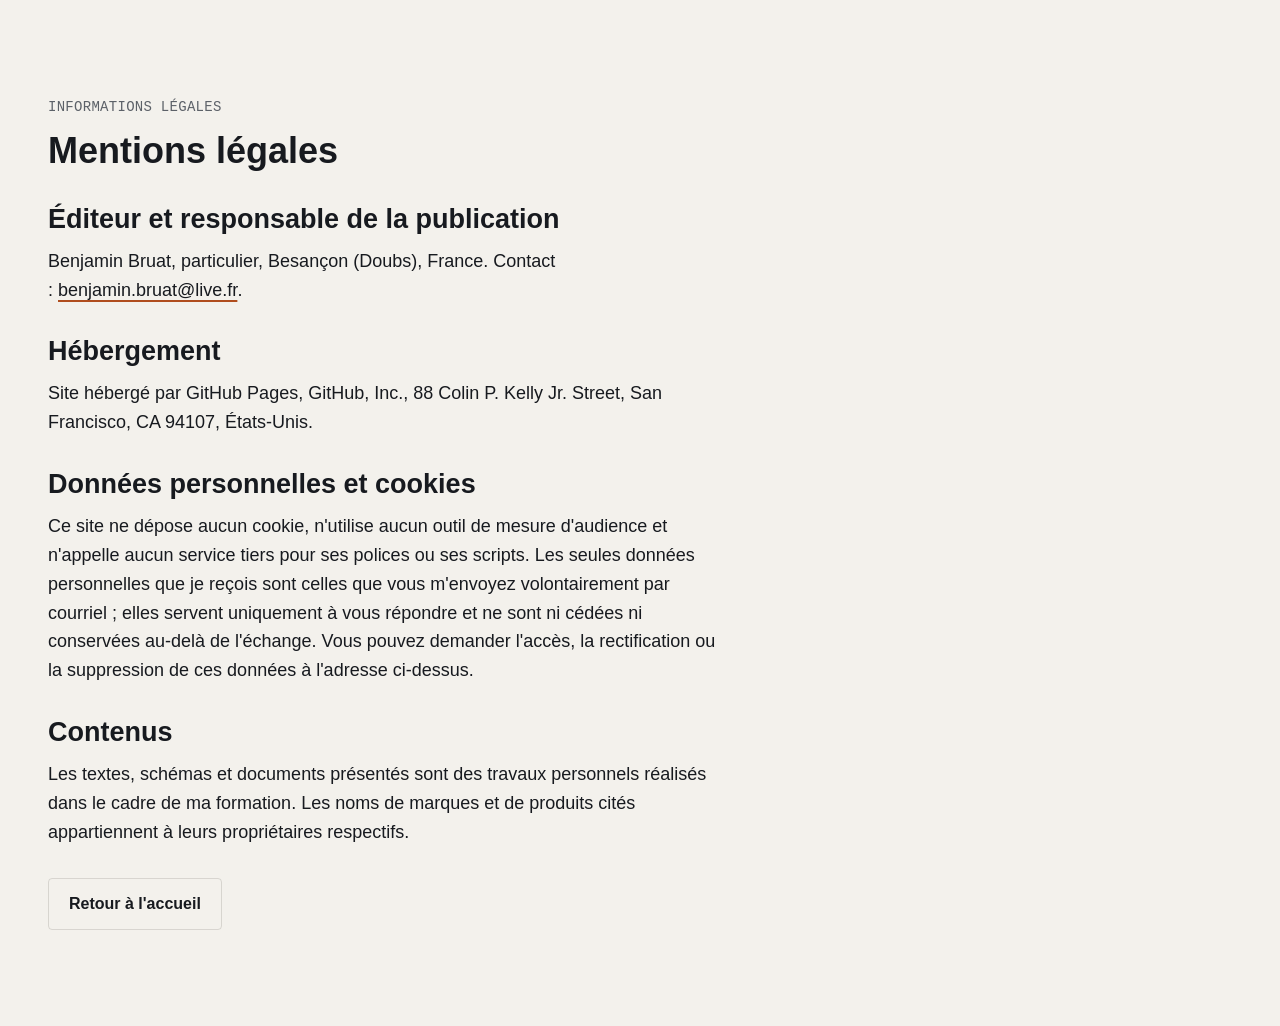
<file: mentions-legales.html>
<!doctype html>
<html lang="fr">
<head>
  <meta charset="utf-8" />
  <meta name="viewport" content="width=device-width, initial-scale=1" />
  <title>Mentions légales — Benjamin Bruat</title>
  <meta name="description" content="Mentions légales du portfolio de Benjamin Bruat : éditeur, hébergeur, données personnelles." />
  <link rel="canonical" href="https://ben2557.github.io/mentions-legales.html" />
  <link rel="icon" href="./assets/img/favicon.svg" type="image/svg+xml" />
  <link rel="preload" href="./assets/fonts/plus-jakarta-sans-latin-wght-normal.woff2" as="font" type="font/woff2" crossorigin />
  <link rel="preload" href="./assets/fonts/inter-latin-wght-normal.woff2" as="font" type="font/woff2" crossorigin />
  <link rel="stylesheet" href="./base.css" />
  <link rel="stylesheet" href="./style.css" />
</head>
<body>
  <a class="skip-link" href="#contenu">Aller au contenu</a>
  <main class="section" id="contenu">
    <div class="container">
      <div style="max-width: var(--content-narrow)">
        <p class="mono">Informations légales</p>
        <h1 style="margin-top: var(--space-3)">Mentions légales</h1>
        <h2 style="margin-top: var(--space-8)">Éditeur et responsable de la publication</h2>
        <p style="margin-top: var(--space-3)">Benjamin Bruat, particulier, Besançon (Doubs), France. Contact : <a class="link" href="mailto:benjamin.bruat@live.fr">benjamin.bruat@live.fr</a>.</p>
        <h2 style="margin-top: var(--space-8)">Hébergement</h2>
        <p style="margin-top: var(--space-3)">Site hébergé par GitHub Pages, GitHub, Inc., 88 Colin P. Kelly Jr. Street, San Francisco, CA 94107, États-Unis.</p>
        <h2 style="margin-top: var(--space-8)">Données personnelles et cookies</h2>
        <p style="margin-top: var(--space-3)">Ce site ne dépose aucun cookie, n'utilise aucun outil de mesure d'audience et n'appelle aucun service tiers pour ses polices ou ses scripts. Les seules données personnelles que je reçois sont celles que vous m'envoyez volontairement par courriel ; elles servent uniquement à vous répondre et ne sont ni cédées ni conservées au-delà de l'échange. Vous pouvez demander l'accès, la rectification ou la suppression de ces données à l'adresse ci-dessus.</p>
        <h2 style="margin-top: var(--space-8)">Contenus</h2>
        <p style="margin-top: var(--space-3)">Les textes, schémas et documents présentés sont des travaux personnels réalisés dans le cadre de ma formation. Les noms de marques et de produits cités appartiennent à leurs propriétaires respectifs.</p>
        <div style="margin-top: var(--space-8)"><a class="btn btn--ghost" href="./index.html">Retour à l'accueil</a></div>
      </div>
    </div>
  </main>
</body>
</html>
</file>
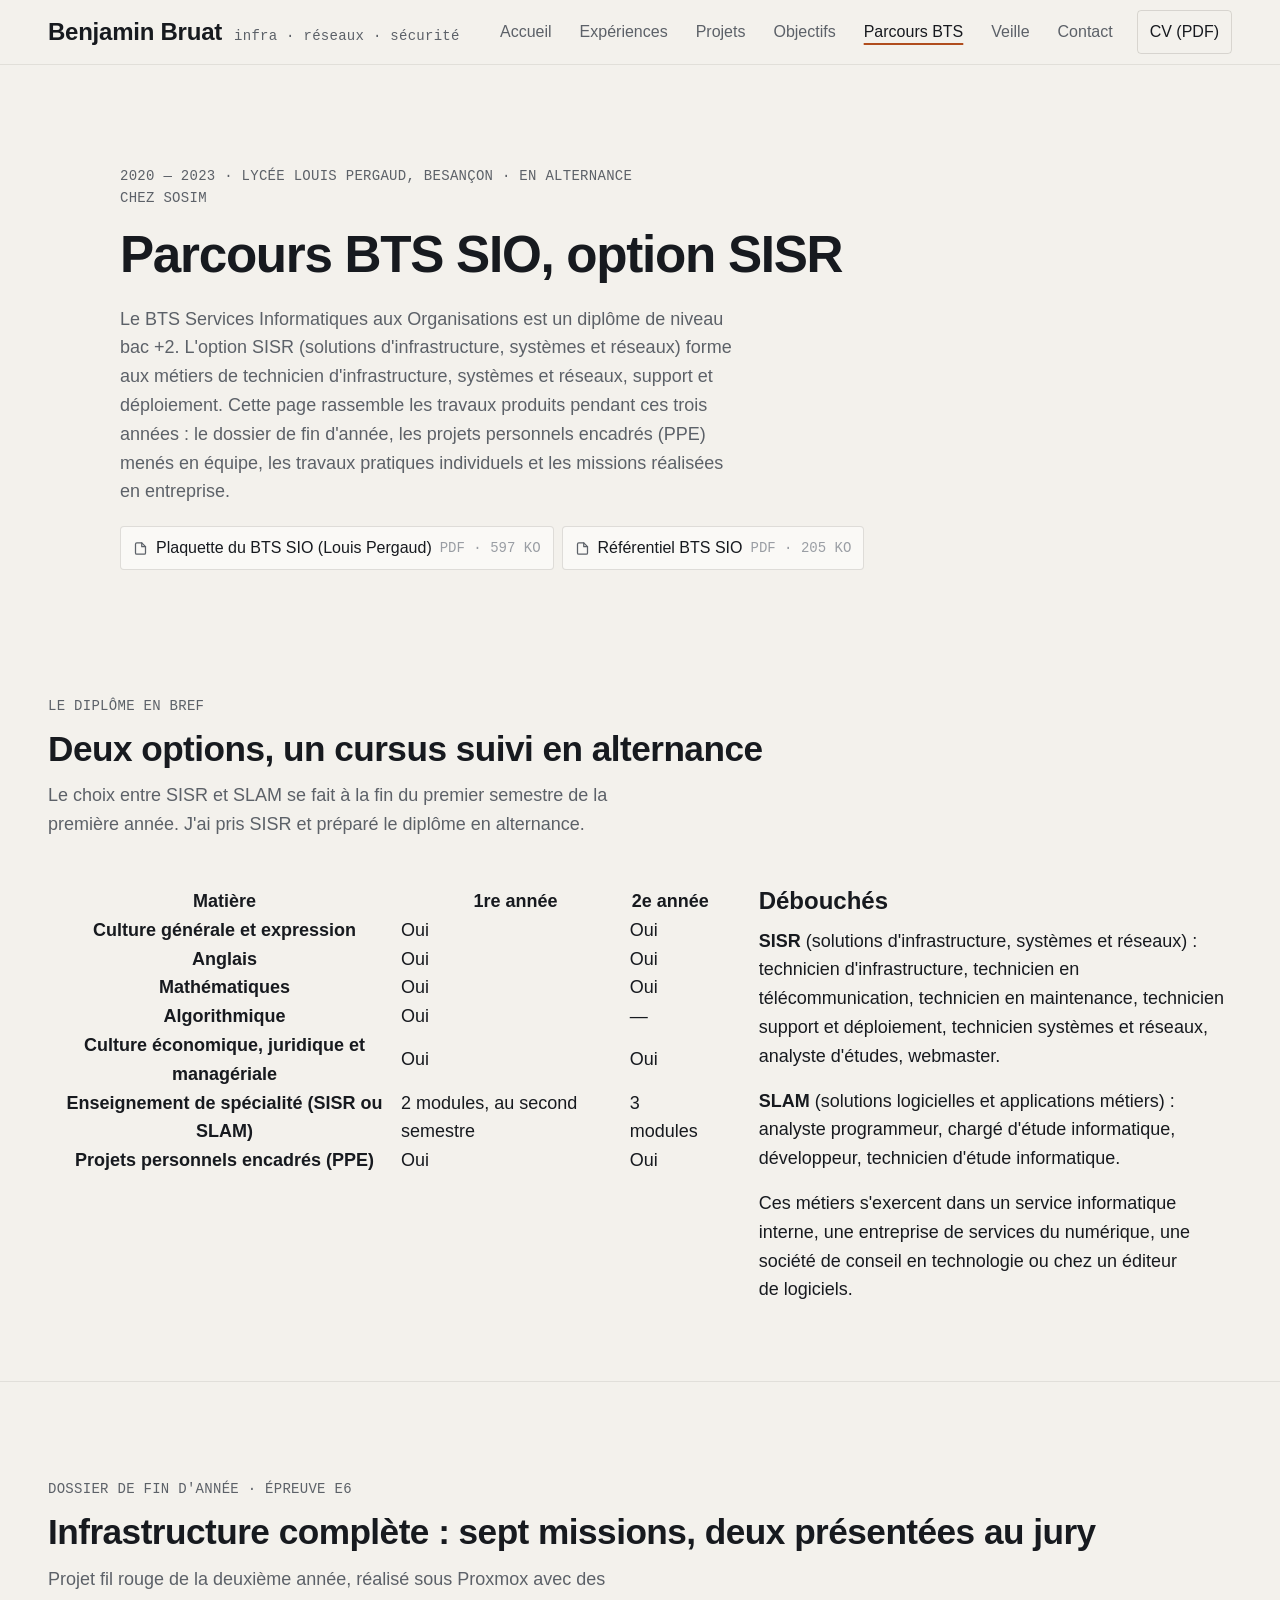
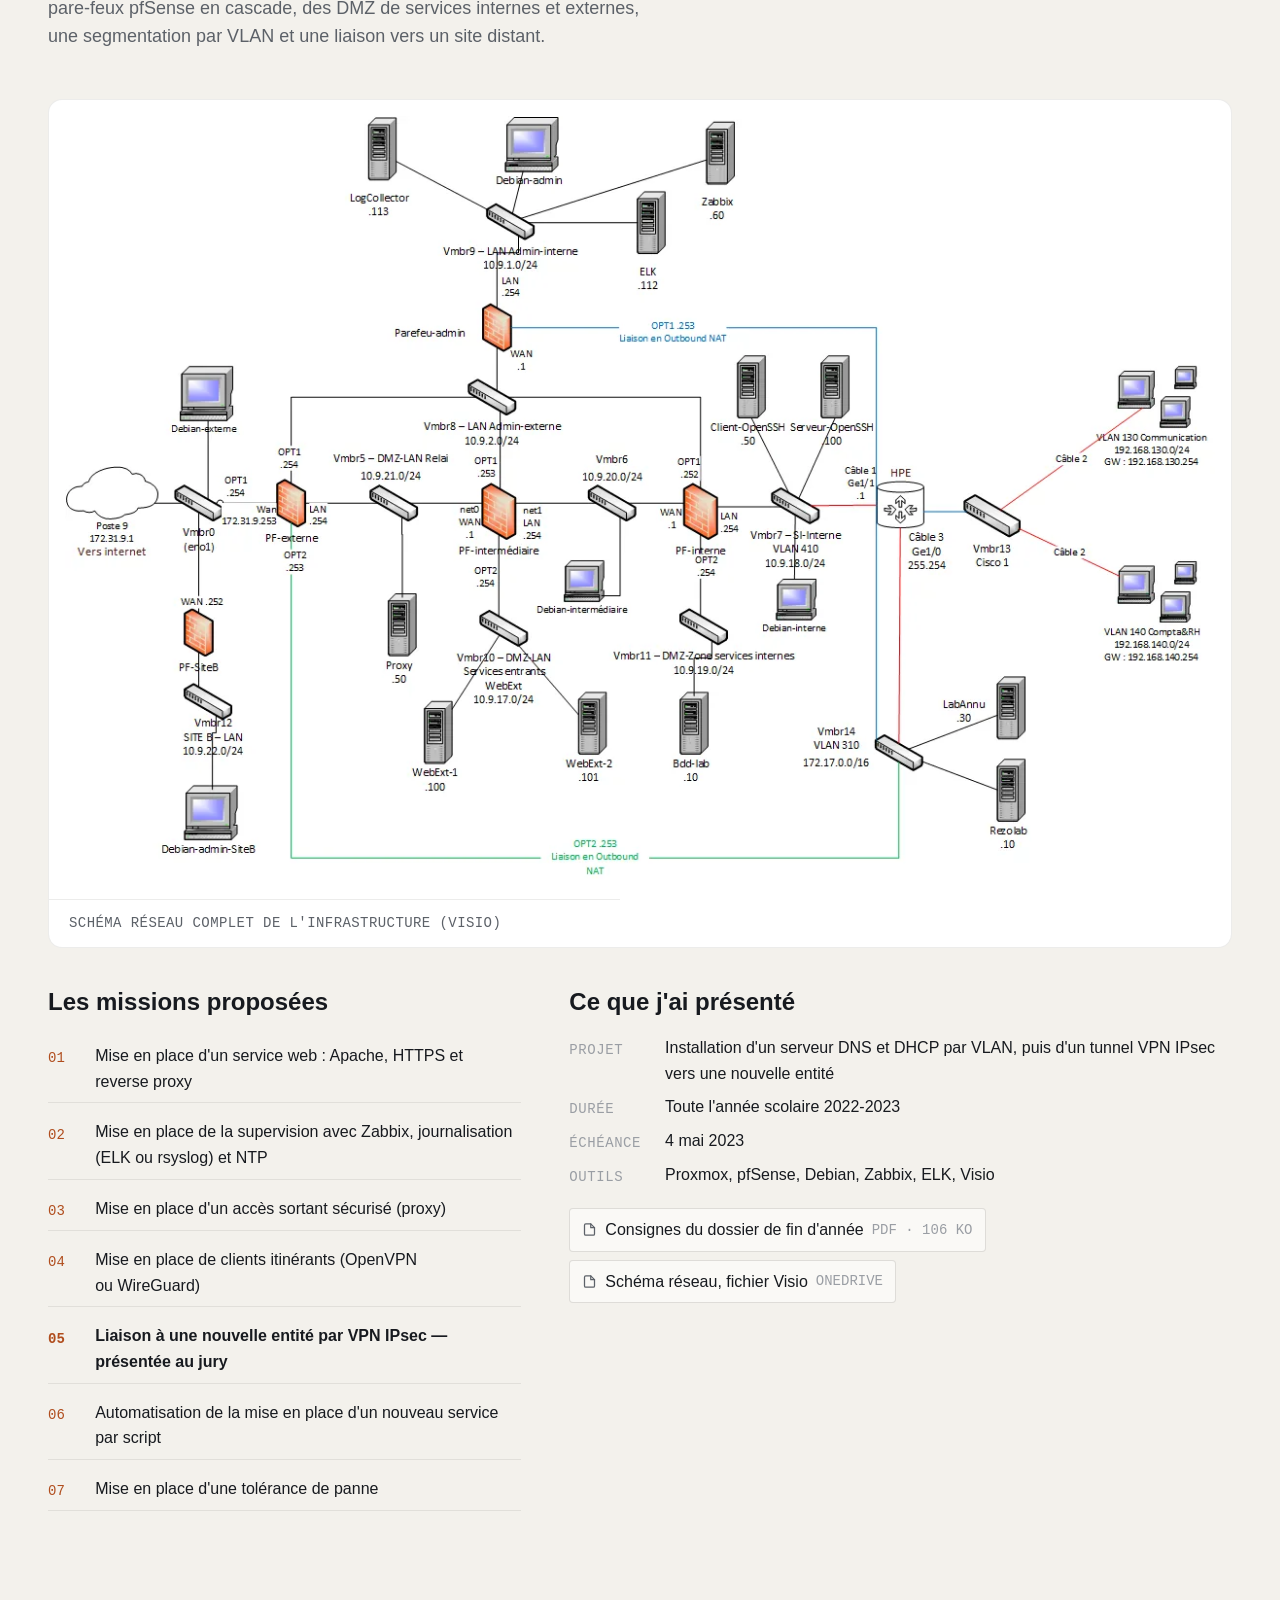
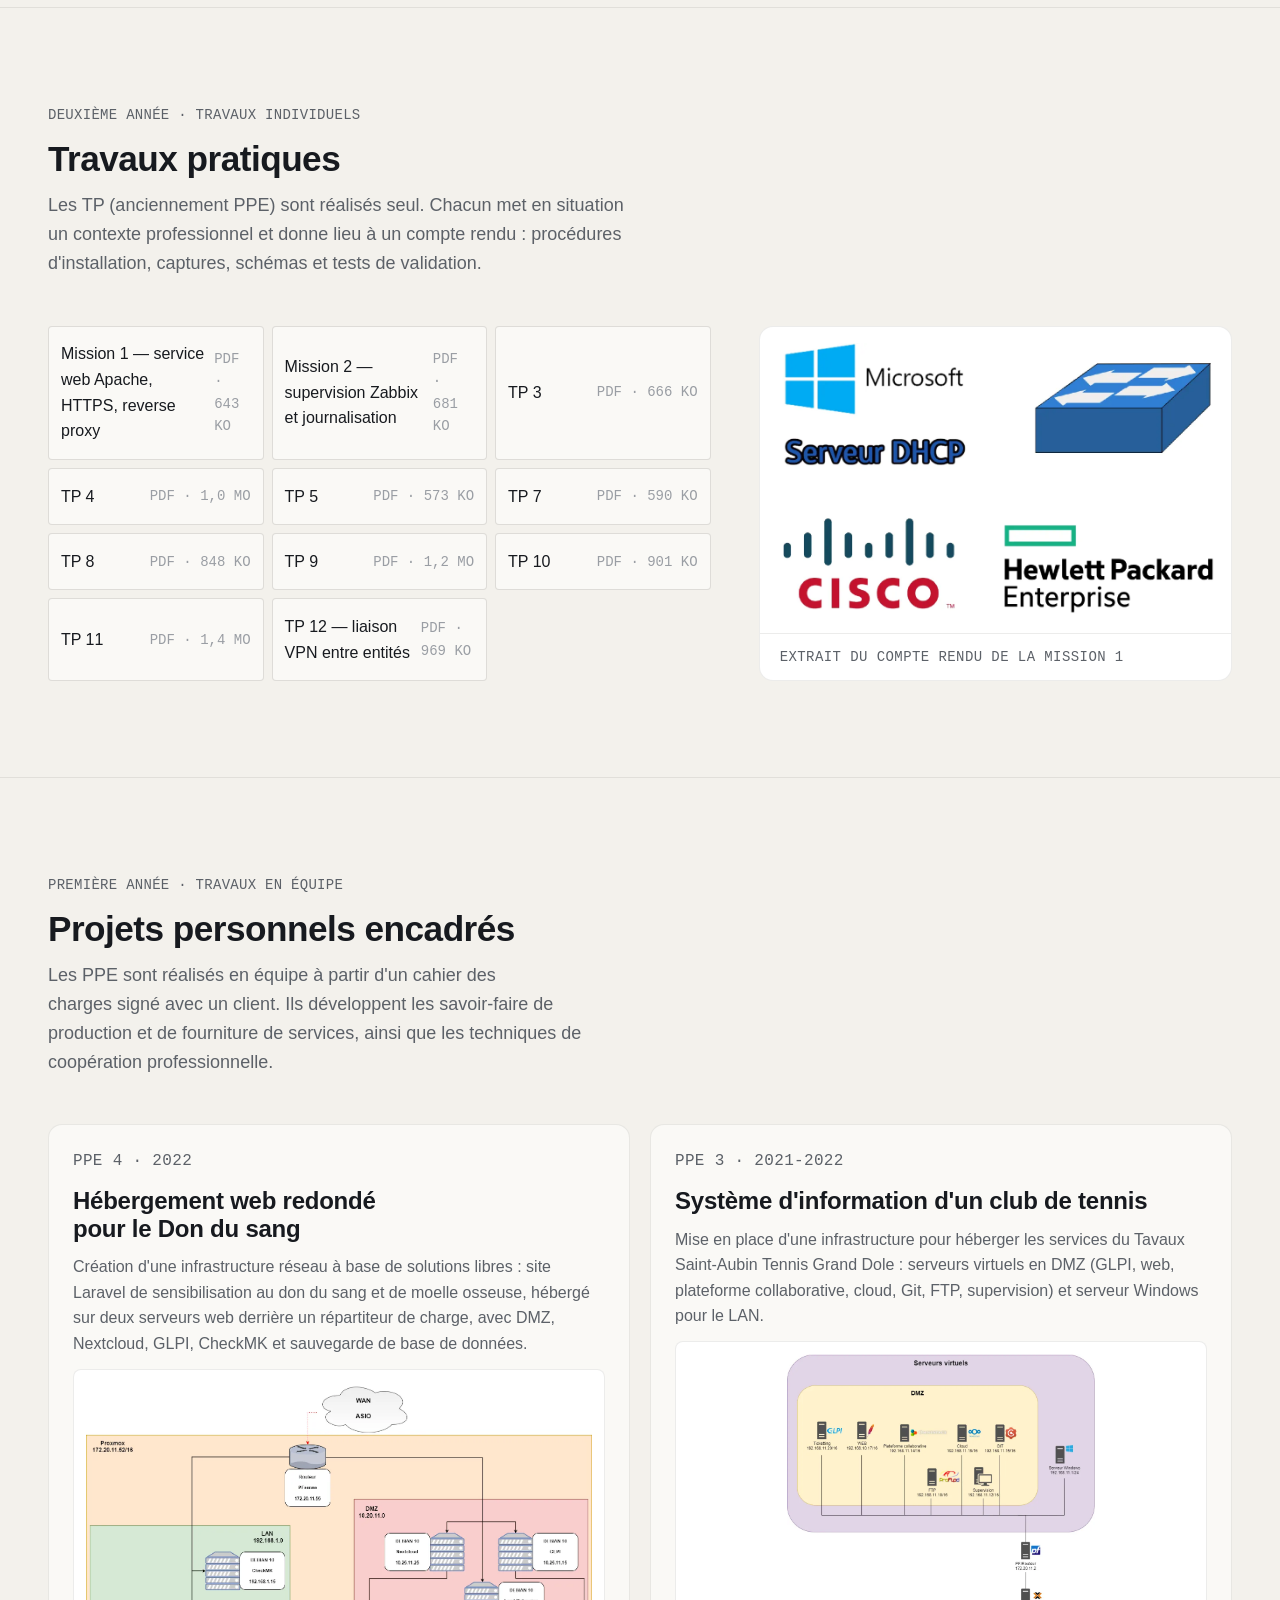
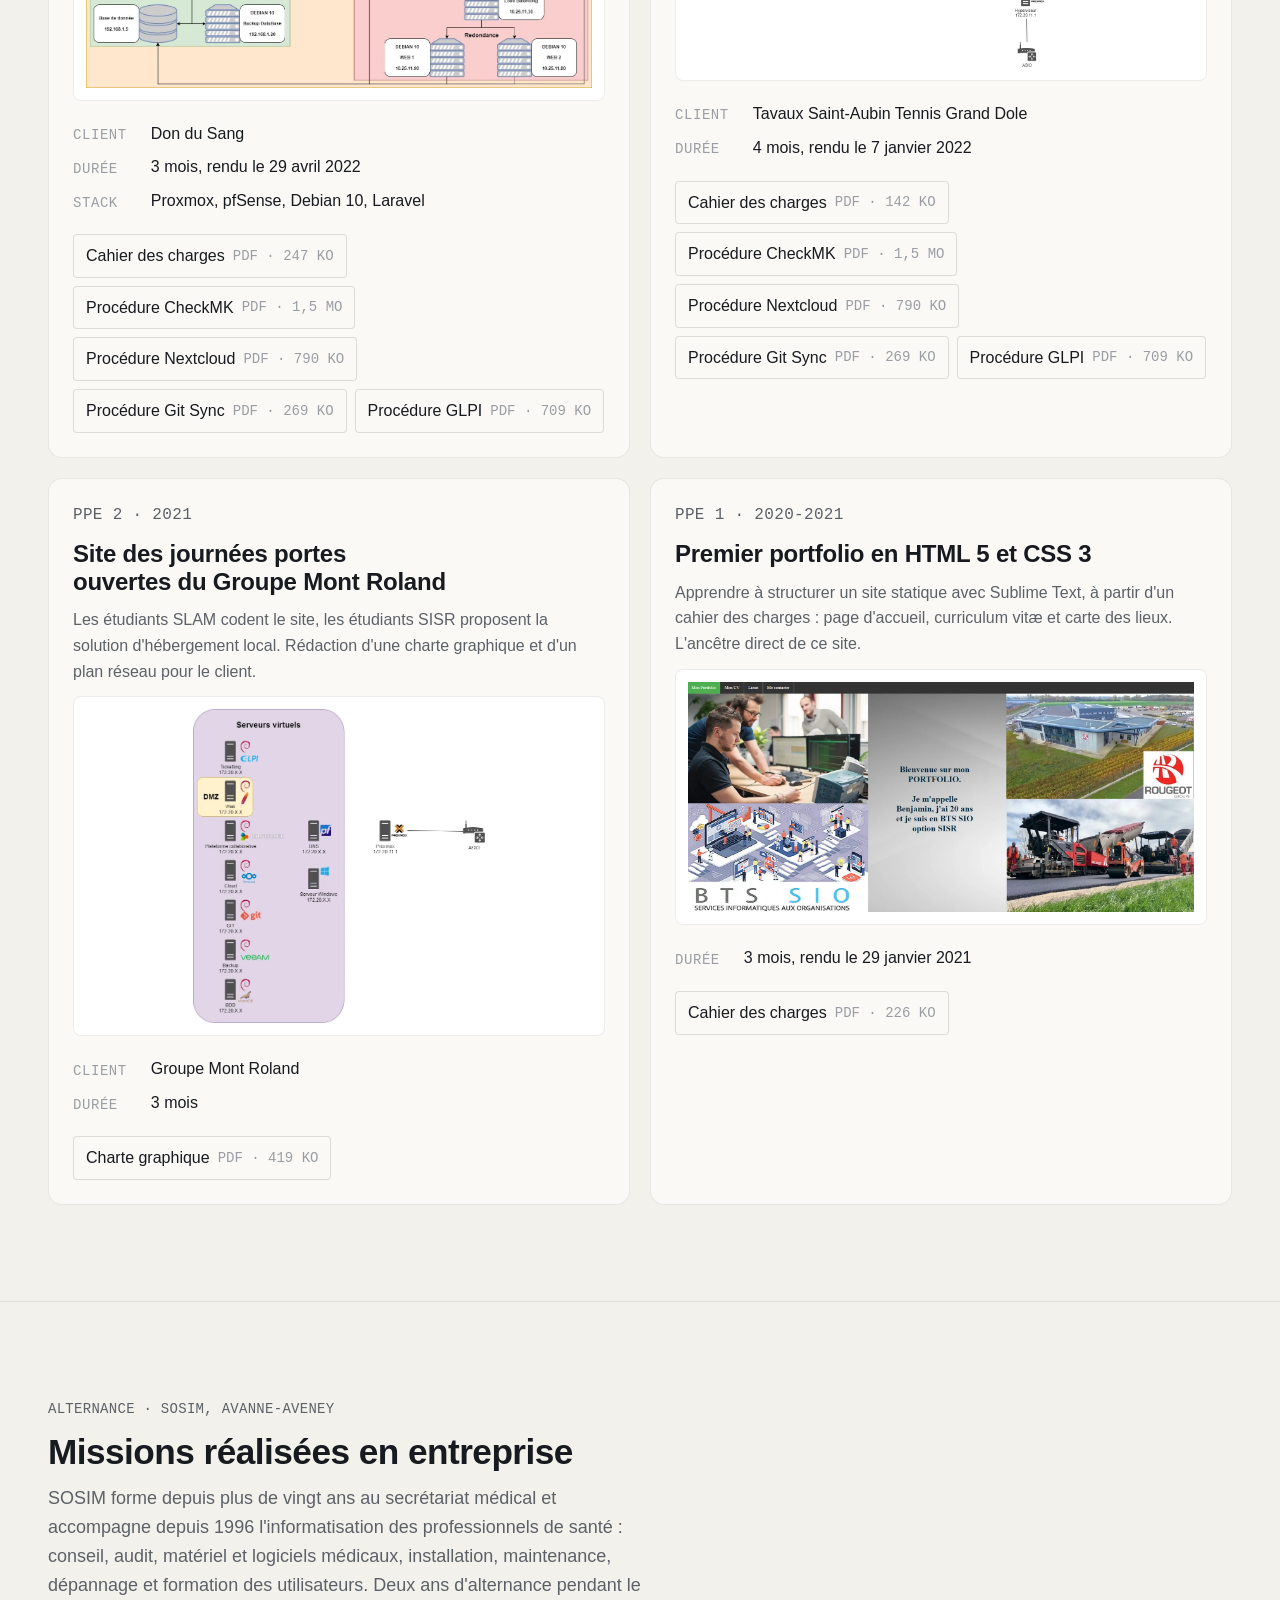
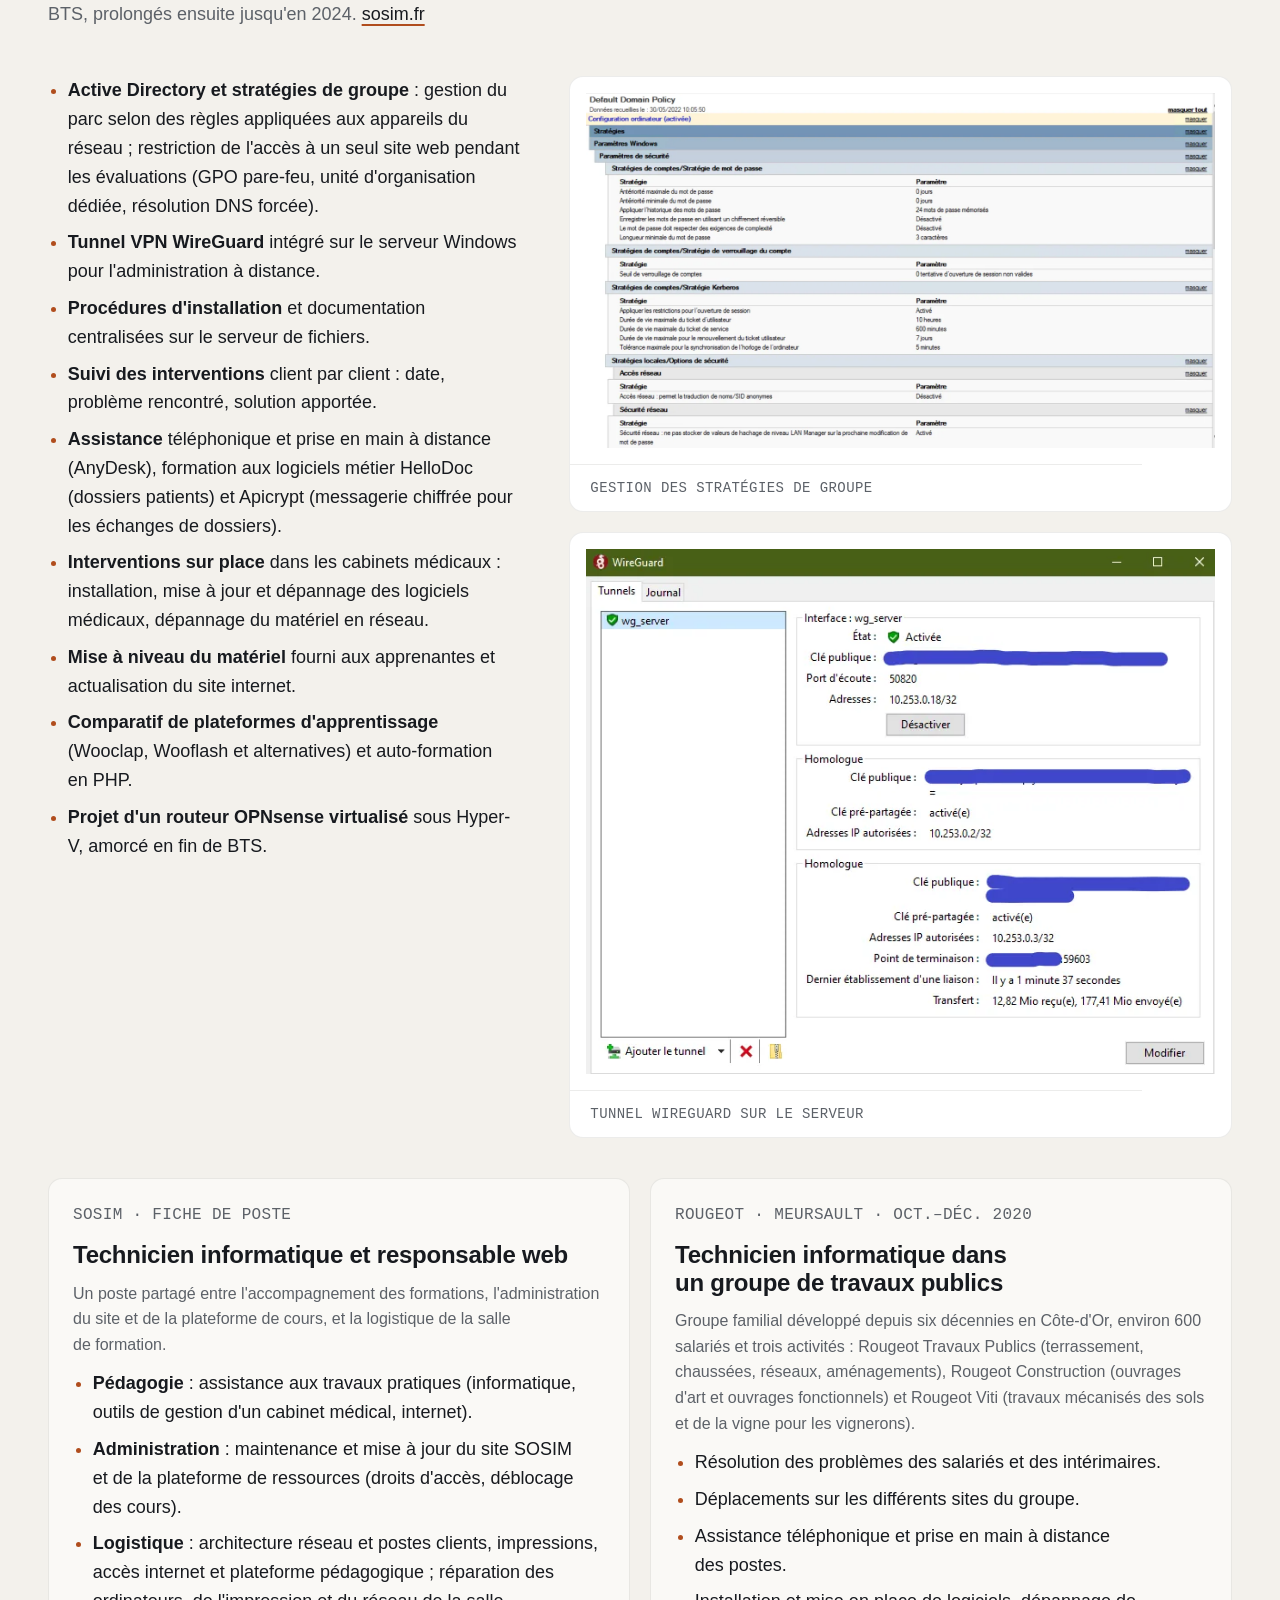
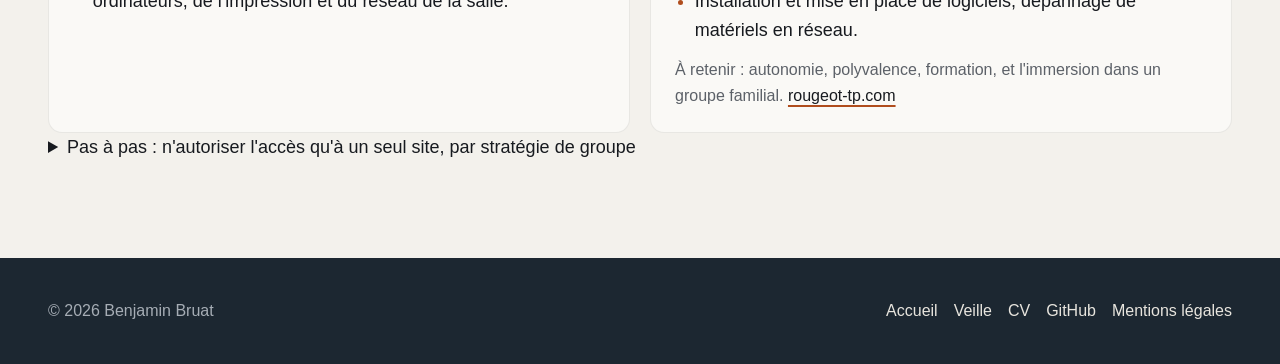
<file: parcours.html>
<!doctype html>
<html lang="fr">
<head>
  <meta charset="utf-8" />
  <meta name="viewport" content="width=device-width, initial-scale=1" />
  <title>Parcours BTS SIO — Benjamin Bruat</title>
  <meta name="description" content="Travaux réalisés pendant le BTS SIO option SISR (2020-2023) : dossier de fin d'année, projets personnels encadrés, travaux pratiques et missions en entreprise chez SOSIM." />
  <link rel="canonical" href="https://ben2557.github.io/parcours.html" />
  <meta property="og:type" content="website" />
  <meta property="og:site_name" content="Benjamin Bruat" />
  <meta property="og:locale" content="fr_FR" />
  <meta property="og:title" content="Parcours BTS SIO — Benjamin Bruat" />
  <meta property="og:description" content="Travaux réalisés pendant le BTS SIO option SISR (2020-2023) : dossier de fin d'année, projets personnels encadrés, travaux pratiques et missions en entreprise chez SOSIM." />
  <meta property="og:url" content="https://ben2557.github.io/parcours.html" />
  <meta property="og:image" content="https://ben2557.github.io/assets/img/og-card.jpg" />
  <meta property="og:image:width" content="1200" />
  <meta property="og:image:height" content="630" />
  <meta property="og:image:alt" content="Benjamin Bruat, Ingénieur Systèmes et Réseaux" />
  <meta name="twitter:card" content="summary_large_image" />
  <link rel="icon" href="./assets/img/favicon.svg" type="image/svg+xml" />
  <link rel="preload" href="./assets/fonts/plus-jakarta-sans-latin-wght-normal.woff2" as="font" type="font/woff2" crossorigin />
  <link rel="preload" href="./assets/fonts/inter-latin-wght-normal.woff2" as="font" type="font/woff2" crossorigin />
  <link rel="stylesheet" href="./base.css" />
  <link rel="stylesheet" href="./style.css" />
</head>
<body>
  <a class="skip-link" href="#contenu">Aller au contenu</a>

  <header class="site-header">
    <div class="container site-header__inner">
      <a class="brand" href="./index.html">Benjamin Bruat <small>infra · réseaux · sécurité</small></a>
      <button class="nav-toggle" type="button" aria-expanded="false" aria-controls="nav" aria-label="Ouvrir le menu">
        <svg width="22" height="22" viewBox="0 0 24 24" fill="none" stroke="currentColor" stroke-width="2" stroke-linecap="round"><path d="M4 7h16M4 12h16M4 17h16"/></svg>
      </button>
      <nav class="nav" id="nav" aria-label="Navigation principale">
        <a href="./index.html">Accueil</a>
        <a href="./index.html#experiences">Expériences</a>
        <a href="./index.html#projets">Projets</a>
        <a href="./index.html#objectifs">Objectifs</a>
        <a href="./parcours.html" aria-current="page">Parcours BTS</a>
        <a href="./veille.html">Veille</a>
        <a href="./index.html#contact">Contact</a>
        <a class="nav__cta" href="./assets/docs/cv-benjamin-bruat.pdf" target="_blank" rel="noopener noreferrer">CV (PDF)</a>
      </nav>
    </div>
  </header>

  <main id="contenu">
    <section class="page-head">
      <div class="container container--default">
        <p class="mono">2020 — 2023 · Lycée Louis Pergaud, Besançon · en alternance chez SOSIM</p>
        <h1>Parcours BTS SIO, option SISR</h1>
        <p>Le BTS Services Informatiques aux Organisations est un diplôme de niveau bac +2. L'option SISR (solutions d'infrastructure, systèmes et réseaux) forme aux métiers de technicien d'infrastructure, systèmes et réseaux, support et déploiement. Cette page rassemble les travaux produits pendant ces trois années : le dossier de fin d'année, les projets personnels encadrés (PPE) menés en équipe, les travaux pratiques individuels et les missions réalisées en entreprise.</p>
        <div class="docs">
          <a class="doc-link" href="./assets/docs/llp_bts-sio-double.pdf" target="_blank" rel="noopener noreferrer">
            <svg viewBox="0 0 24 24" fill="none" stroke="currentColor" stroke-width="2" stroke-linecap="round" stroke-linejoin="round"><path d="M14 3H6a2 2 0 0 0-2 2v14a2 2 0 0 0 2 2h12a2 2 0 0 0 2-2V9z"/><path d="M14 3v6h6"/></svg>
            Plaquette du BTS SIO (Louis Pergaud) <small>pdf · 597 Ko</small>
          </a>
          <a class="doc-link" href="./assets/docs/bts-sio_f1643216044.pdf" target="_blank" rel="noopener noreferrer">
            <svg viewBox="0 0 24 24" fill="none" stroke="currentColor" stroke-width="2" stroke-linecap="round" stroke-linejoin="round"><path d="M14 3H6a2 2 0 0 0-2 2v14a2 2 0 0 0 2 2h12a2 2 0 0 0 2-2V9z"/><path d="M14 3v6h6"/></svg>
            Référentiel BTS SIO <small>pdf · 205 Ko</small>
          </a>
          <!-- À activer une fois le fichier ajouté dans assets/docs/ (de préférence exporté en PDF) :
          <a class="doc-link" href="./assets/docs/tableau-de-synthese-e4-2023.xlsx" target="_blank" rel="noopener noreferrer">
            <svg viewBox="0 0 24 24" fill="none" stroke="currentColor" stroke-width="2" stroke-linecap="round" stroke-linejoin="round"><path d="M14 3H6a2 2 0 0 0-2 2v14a2 2 0 0 0 2 2h12a2 2 0 0 0 2-2V9z"/><path d="M14 3v6h6"/></svg>
            Tableau de synthèse E4 <small>xlsx</small>
          </a>
          -->
        </div>
      </div>
    </section>

    <!-- Le diplôme en bref -->
    <section class="section section--tight" id="diplome">
      <div class="container">
        <p class="mono">Le diplôme en bref</p>
        <div class="section-head" style="margin-top: var(--space-3)">
          <h2>Deux options, un cursus suivi en alternance</h2>
          <p>Le choix entre SISR et SLAM se fait à la fin du premier semestre de la première année. J'ai pris SISR et préparé le diplôme en alternance.</p>
        </div>
        <div class="split split--reverse">
          <div class="table-wrap">
            <table class="matieres">
              <caption class="sr-only">Matières enseignées en BTS SIO, par année</caption>
              <thead>
                <tr><th scope="col">Matière</th><th scope="col">1re année</th><th scope="col">2e année</th></tr>
              </thead>
              <tbody>
                <tr><th scope="row">Culture générale et expression</th><td>Oui</td><td>Oui</td></tr>
                <tr><th scope="row">Anglais</th><td>Oui</td><td>Oui</td></tr>
                <tr><th scope="row">Mathématiques</th><td>Oui</td><td>Oui</td></tr>
                <tr><th scope="row">Algorithmique</th><td>Oui</td><td class="is-none">—</td></tr>
                <tr><th scope="row">Culture économique, juridique et managériale</th><td>Oui</td><td>Oui</td></tr>
                <tr><th scope="row">Enseignement de spécialité (SISR ou SLAM)</th><td>2 modules, au second semestre</td><td>3 modules</td></tr>
                <tr><th scope="row">Projets personnels encadrés (PPE)</th><td>Oui</td><td>Oui</td></tr>
              </tbody>
            </table>
          </div>
          <div class="prose">
            <h3>Débouchés</h3>
            <p><strong>SISR</strong> (solutions d'infrastructure, systèmes et réseaux) : technicien d'infrastructure, technicien en télécommunication, technicien en maintenance, technicien support et déploiement, technicien systèmes et réseaux, analyste d'études, webmaster.</p>
            <p><strong>SLAM</strong> (solutions logicielles et applications métiers) : analyste programmeur, chargé d'étude informatique, développeur, technicien d'étude informatique.</p>
            <p>Ces métiers s'exercent dans un service informatique interne, une entreprise de services du numérique, une société de conseil en technologie ou chez un éditeur de logiciels.</p>
          </div>
        </div>
      </div>
    </section>

    <!-- Dossier de fin d'année -->
    <section class="section" id="dossier">
      <div class="container">
        <p class="mono">Dossier de fin d'année · épreuve E6</p>
        <div class="section-head" style="margin-top: var(--space-3)">
          <h2>Infrastructure complète : sept missions, deux présentées au jury</h2>
          <p>Projet fil rouge de la deuxième année, réalisé sous Proxmox avec des pare-feux pfSense en cascade, des DMZ de services internes et externes, une segmentation par VLAN et une liaison vers un site distant.</p>
        </div>

        <figure class="figure">
          <img src="./assets/img/schema-annexe7.webp" width="1183" height="789" loading="lazy" decoding="async" alt="Schéma réseau complet : pare-feu externe, pare-feu intermédiaire et pare-feu admin pfSense, DMZ LAN relais, DMZ services entrants et internes, VLAN 130 communication, VLAN 140 comptabilité et RH, VLAN 310 lab, site B relié en VPN, supervision Zabbix et ELK" />
          <figcaption>Schéma réseau complet de l'infrastructure (Visio)</figcaption>
        </figure>

        <div class="split" style="margin-top: var(--space-10)">
          <div>
            <h3 style="font-family: var(--font-display); font-weight: 700; font-size: var(--text-lg)">Les missions proposées</h3>
            <ol class="missions" role="list">
              <li>Mise en place d'un service web : Apache, HTTPS et reverse proxy</li>
              <li>Mise en place de la supervision avec Zabbix, journalisation (ELK ou rsyslog) et NTP</li>
              <li>Mise en place d'un accès sortant sécurisé (proxy)</li>
              <li>Mise en place de clients itinérants (OpenVPN ou WireGuard)</li>
              <li class="is-chosen">Liaison à une nouvelle entité par VPN IPsec — présentée au jury</li>
              <li>Automatisation de la mise en place d'un nouveau service par script</li>
              <li>Mise en place d'une tolérance de panne</li>
            </ol>
          </div>
          <div>
            <h3 style="font-family: var(--font-display); font-weight: 700; font-size: var(--text-lg)">Ce que j'ai présenté</h3>
            <dl class="spec">
              <dt>Projet</dt><dd>Installation d'un serveur DNS et DHCP par VLAN, puis d'un tunnel VPN IPsec vers une nouvelle entité</dd>
              <dt>Durée</dt><dd>Toute l'année scolaire 2022-2023</dd>
              <dt>Échéance</dt><dd>4 mai 2023</dd>
              <dt>Outils</dt><dd>Proxmox, pfSense, Debian, Zabbix, ELK, Visio</dd>
            </dl>
            <div class="docs">
              <a class="doc-link" href="./assets/docs/1-dossiers-fin-dannee.pdf" target="_blank" rel="noopener noreferrer">
                <svg viewBox="0 0 24 24" fill="none" stroke="currentColor" stroke-width="2" stroke-linecap="round" stroke-linejoin="round"><path d="M14 3H6a2 2 0 0 0-2 2v14a2 2 0 0 0 2 2h12a2 2 0 0 0 2-2V9z"/><path d="M14 3v6h6"/></svg>
                Consignes du dossier de fin d'année <small>pdf · 106 Ko</small>
              </a>
              <a class="doc-link" href="https://1drv.ms/u/s!AncCMl1Rb6p_gahNIul3OIjs2D9sJQ?e=Qz4yQb" target="_blank" rel="noopener noreferrer">
                <svg viewBox="0 0 24 24" fill="none" stroke="currentColor" stroke-width="2" stroke-linecap="round" stroke-linejoin="round"><path d="M14 3H6a2 2 0 0 0-2 2v14a2 2 0 0 0 2 2h12a2 2 0 0 0 2-2V9z"/><path d="M14 3v6h6"/></svg>
                Schéma réseau, fichier Visio <small>onedrive</small>
              </a>
            </div>
          </div>
        </div>
      </div>
    </section>

    <!-- TP 2e année -->
    <section class="section" id="tp">
      <div class="container">
        <p class="mono">Deuxième année · travaux individuels</p>
        <div class="section-head" style="margin-top: var(--space-3)">
          <h2>Travaux pratiques</h2>
          <p>Les TP (anciennement PPE) sont réalisés seul. Chacun met en situation un contexte professionnel et donne lieu à un compte rendu : procédures d'installation, captures, schémas et tests de validation.</p>
        </div>

        <div class="split split--reverse">
          <div class="tp-list" role="list">
            <a class="doc-link" href="./assets/docs/compte-rendu-mission-1-4.pdf" target="_blank" rel="noopener noreferrer">Mission 1 — service web Apache, HTTPS, reverse proxy <small>pdf · 643 Ko</small></a>
            <a class="doc-link" href="./assets/docs/compte-rendu-mission-2.pdf" target="_blank" rel="noopener noreferrer">Mission 2 — supervision Zabbix et journalisation <small>pdf · 681 Ko</small></a>
            <a class="doc-link" href="./assets/docs/compte-rendu-tp3.pdf" target="_blank" rel="noopener noreferrer">TP 3 <small>pdf · 666 Ko</small></a>
            <a class="doc-link" href="./assets/docs/compte-rendu-tp4.pdf" target="_blank" rel="noopener noreferrer">TP 4 <small>pdf · 1,0 Mo</small></a>
            <a class="doc-link" href="./assets/docs/compte-rendu-tp5.pdf" target="_blank" rel="noopener noreferrer">TP 5 <small>pdf · 573 Ko</small></a>
            <a class="doc-link" href="./assets/docs/compte-rendu-tp7.pdf" target="_blank" rel="noopener noreferrer">TP 7 <small>pdf · 590 Ko</small></a>
            <a class="doc-link" href="./assets/docs/compte-rendu-tp8.pdf" target="_blank" rel="noopener noreferrer">TP 8 <small>pdf · 848 Ko</small></a>
            <a class="doc-link" href="./assets/docs/compte-rendu-tp9.pdf" target="_blank" rel="noopener noreferrer">TP 9 <small>pdf · 1,2 Mo</small></a>
            <a class="doc-link" href="./assets/docs/compte-rendu-tp10.pdf" target="_blank" rel="noopener noreferrer">TP 10 <small>pdf · 901 Ko</small></a>
            <a class="doc-link" href="./assets/docs/compte-rendu-tp11.pdf" target="_blank" rel="noopener noreferrer">TP 11 <small>pdf · 1,4 Mo</small></a>
            <a class="doc-link" href="./assets/docs/compte-rendu-tp12.pdf" target="_blank" rel="noopener noreferrer">TP 12 — liaison VPN entre entités <small>pdf · 969 Ko</small></a>
          </div>
          <figure class="figure">
            <img src="./assets/img/tp-mission1.webp" width="1004" height="627" loading="lazy" decoding="async" alt="Capture d'écran du compte rendu de la mission 1" />
            <figcaption>Extrait du compte rendu de la mission 1</figcaption>
          </figure>
        </div>
      </div>
    </section>

    <!-- PPE 1re année -->
    <section class="section" id="ppe">
      <div class="container">
        <p class="mono">Première année · travaux en équipe</p>
        <div class="section-head" style="margin-top: var(--space-3)">
          <h2>Projets personnels encadrés</h2>
          <p>Les PPE sont réalisés en équipe à partir d'un cahier des charges signé avec un client. Ils développent les savoir-faire de production et de fourniture de services, ainsi que les techniques de coopération professionnelle.</p>
        </div>

        <div class="cards">
          <article class="card">
            <p class="mono">PPE 4 · 2022</p>
            <h3>Hébergement web redondé pour le Don du sang</h3>
            <p>Création d'une infrastructure réseau à base de solutions libres : site Laravel de sensibilisation au don du sang et de moelle osseuse, hébergé sur deux serveurs web derrière un répartiteur de charge, avec DMZ, Nextcloud, GLPI, CheckMK et sauvegarde de base de données.</p>
            <img src="./assets/img/schema-ppe4.webp" width="1341" height="811" loading="lazy" decoding="async" alt="Schéma réseau du PPE 4 : routeur pfSense, LAN avec CheckMK et sauvegarde, DMZ avec Nextcloud, GLPI, load balancing et deux serveurs web redondés" />
            <dl class="spec">
              <dt>Client</dt><dd>Don du Sang</dd>
              <dt>Durée</dt><dd>3 mois, rendu le 29 avril 2022</dd>
              <dt>Stack</dt><dd>Proxmox, pfSense, Debian 10, Laravel</dd>
            </dl>
            <div class="docs">
              <a class="doc-link" href="./assets/docs/cahierdeschargesppe-ppe4.pdf" target="_blank" rel="noopener noreferrer">Cahier des charges <small>pdf · 247 Ko</small></a>
              <a class="doc-link" href="./assets/docs/checkmk-2.pdf" target="_blank" rel="noopener noreferrer">Procédure CheckMK <small>pdf · 1,5 Mo</small></a>
              <a class="doc-link" href="./assets/docs/nextcloud.pdf" target="_blank" rel="noopener noreferrer">Procédure Nextcloud <small>pdf · 790 Ko</small></a>
              <a class="doc-link" href="./assets/docs/gitsync.pdf" target="_blank" rel="noopener noreferrer">Procédure Git Sync <small>pdf · 269 Ko</small></a>
              <a class="doc-link" href="./assets/docs/glpi.pdf" target="_blank" rel="noopener noreferrer">Procédure GLPI <small>pdf · 709 Ko</small></a>
            </div>
          </article>

          <article class="card">
            <p class="mono">PPE 3 · 2021-2022</p>
            <h3>Système d'information d'un club de tennis</h3>
            <p>Mise en place d'une infrastructure pour héberger les services du Tavaux Saint-Aubin Tennis Grand Dole : serveurs virtuels en DMZ (GLPI, web, plateforme collaborative, cloud, Git, FTP, supervision) et serveur Windows pour le LAN.</p>
            <img src="./assets/img/schema-ppe3.webp" width="922" height="940" loading="lazy" decoding="async" alt="Schéma du PPE 3 : serveurs virtuels en DMZ (GLPI, web, Nextcloud, Git, FTP, supervision) et serveur Windows" />
            <dl class="spec">
              <dt>Client</dt><dd>Tavaux Saint-Aubin Tennis Grand Dole</dd>
              <dt>Durée</dt><dd>4 mois, rendu le 7 janvier 2022</dd>
            </dl>
            <div class="docs">
              <a class="doc-link" href="./assets/docs/cahier-des-charges-ppe-3.pdf" target="_blank" rel="noopener noreferrer">Cahier des charges <small>pdf · 142 Ko</small></a>
              <a class="doc-link" href="./assets/docs/checkmk-2.pdf" target="_blank" rel="noopener noreferrer">Procédure CheckMK <small>pdf · 1,5 Mo</small></a>
              <a class="doc-link" href="./assets/docs/nextcloud.pdf" target="_blank" rel="noopener noreferrer">Procédure Nextcloud <small>pdf · 790 Ko</small></a>
              <a class="doc-link" href="./assets/docs/gitsync.pdf" target="_blank" rel="noopener noreferrer">Procédure Git Sync <small>pdf · 269 Ko</small></a>
              <a class="doc-link" href="./assets/docs/glpi.pdf" target="_blank" rel="noopener noreferrer">Procédure GLPI <small>pdf · 709 Ko</small></a>
            </div>
          </article>

          <article class="card">
            <p class="mono">PPE 2 · 2021</p>
            <h3>Site des journées portes ouvertes du Groupe Mont Roland</h3>
            <p>Les étudiants SLAM codent le site, les étudiants SISR proposent la solution d'hébergement local. Rédaction d'une charte graphique et d'un plan réseau pour le client.</p>
            <img src="./assets/img/plan-ppe2.webp" width="736" height="791" loading="lazy" decoding="async" alt="Plan réseau du PPE 2" />
            <dl class="spec">
              <dt>Client</dt><dd>Groupe Mont Roland</dd>
              <dt>Durée</dt><dd>3 mois</dd>
            </dl>
            <div class="docs">
              <a class="doc-link" href="./assets/docs/charte-graphique-ppe-3.pdf" target="_blank" rel="noopener noreferrer">Charte graphique <small>pdf · 419 Ko</small></a>
            </div>
          </article>

          <article class="card">
            <p class="mono">PPE 1 · 2020-2021</p>
            <h3>Premier portfolio en HTML 5 et CSS 3</h3>
            <p>Apprendre à structurer un site statique avec Sublime Text, à partir d'un cahier des charges : page d'accueil, curriculum vitæ et carte des lieux. L'ancêtre direct de ce site.</p>
            <img src="./assets/img/ppe1-portfolio.webp" width="1600" height="730" loading="lazy" decoding="async" alt="Capture d'écran du premier portfolio HTML/CSS réalisé en PPE 1" />
            <dl class="spec">
              <dt>Durée</dt><dd>3 mois, rendu le 29 janvier 2021</dd>
            </dl>
            <div class="docs">
              <a class="doc-link" href="./assets/docs/cahier-des-charges-du-portfolio.pdf" target="_blank" rel="noopener noreferrer">Cahier des charges <small>pdf · 226 Ko</small></a>
            </div>
          </article>
        </div>
      </div>
    </section>

    <!-- Missions en entreprise -->
    <section class="section" id="entreprise">
      <div class="container">
        <p class="mono">Alternance · SOSIM, Avanne-Aveney</p>
        <div class="section-head" style="margin-top: var(--space-3)">
          <h2>Missions réalisées en entreprise</h2>
          <p>SOSIM forme depuis plus de vingt ans au secrétariat médical et accompagne depuis 1996 l'informatisation des professionnels de santé : conseil, audit, matériel et logiciels médicaux, installation, maintenance, dépannage et formation des utilisateurs. Deux ans d'alternance pendant le BTS, prolongés ensuite jusqu'en 2024. <a class="link" href="https://sosim.fr/" target="_blank" rel="noopener noreferrer">sosim.fr</a></p>
        </div>

        <div class="split">
          <div class="prose">
            <ul>
              <li><strong>Active Directory et stratégies de groupe</strong> : gestion du parc selon des règles appliquées aux appareils du réseau ; restriction de l'accès à un seul site web pendant les évaluations (GPO pare-feu, unité d'organisation dédiée, résolution DNS forcée).</li>
              <li><strong>Tunnel VPN WireGuard</strong> intégré sur le serveur Windows pour l'administration à distance.</li>
              <li><strong>Procédures d'installation</strong> et documentation centralisées sur le serveur de fichiers.</li>
              <li><strong>Suivi des interventions</strong> client par client : date, problème rencontré, solution apportée.</li>
              <li><strong>Assistance</strong> téléphonique et prise en main à distance (AnyDesk), formation aux logiciels métier HelloDoc (dossiers patients) et Apicrypt (messagerie chiffrée pour les échanges de dossiers).</li>
              <li><strong>Interventions sur place</strong> dans les cabinets médicaux : installation, mise à jour et dépannage des logiciels médicaux, dépannage du matériel en réseau.</li>
              <li><strong>Mise à niveau du matériel</strong> fourni aux apprenantes et actualisation du site internet.</li>
              <li><strong>Comparatif de plateformes d'apprentissage</strong> (Wooclap, Wooflash et alternatives) et auto-formation en PHP.</li>
              <li><strong>Projet d'un routeur OPNsense virtualisé</strong> sous Hyper-V, amorcé en fin de BTS.</li>
            </ul>
          </div>
          <div style="display: grid; gap: var(--space-5)">
            <figure class="figure">
              <img src="./assets/img/gpo.webp" width="1462" height="824" loading="lazy" decoding="async" alt="Console de gestion des stratégies de groupe Windows Server" />
              <figcaption>Gestion des stratégies de groupe</figcaption>
            </figure>
            <figure class="figure">
              <img src="./assets/img/wireguard.webp" width="691" height="577" loading="lazy" decoding="async" alt="Configuration d'un tunnel WireGuard" />
              <figcaption>Tunnel WireGuard sur le serveur</figcaption>
            </figure>
          </div>
        </div>

        <div class="cards" style="margin-top: var(--space-10)">
          <article class="card">
            <p class="mono">SOSIM · fiche de poste</p>
            <h3>Technicien informatique et responsable web</h3>
            <p>Un poste partagé entre l'accompagnement des formations, l'administration du site et de la plateforme de cours, et la logistique de la salle de formation.</p>
            <div class="prose">
              <ul>
                <li><strong>Pédagogie</strong> : assistance aux travaux pratiques (informatique, outils de gestion d'un cabinet médical, internet).</li>
                <li><strong>Administration</strong> : maintenance et mise à jour du site SOSIM et de la plateforme de ressources (droits d'accès, déblocage des cours).</li>
                <li><strong>Logistique</strong> : architecture réseau et postes clients, impressions, accès internet et plateforme pédagogique ; réparation des ordinateurs, de l'impression et du réseau de la salle.</li>
              </ul>
            </div>
          </article>

          <article class="card">
            <p class="mono">Rougeot · Meursault · oct.–déc. 2020</p>
            <h3>Technicien informatique dans un groupe de travaux publics</h3>
            <p>Groupe familial développé depuis six décennies en Côte-d'Or, environ 600 salariés et trois activités : Rougeot Travaux Publics (terrassement, chaussées, réseaux, aménagements), Rougeot Construction (ouvrages d'art et ouvrages fonctionnels) et Rougeot Viti (travaux mécanisés des sols et de la vigne pour les vignerons).</p>
            <div class="prose">
              <ul>
                <li>Résolution des problèmes des salariés et des intérimaires.</li>
                <li>Déplacements sur les différents sites du groupe.</li>
                <li>Assistance téléphonique et prise en main à distance des postes.</li>
                <li>Installation et mise en place de logiciels, dépannage de matériels en réseau.</li>
              </ul>
            </div>
            <p>À retenir : autonomie, polyvalence, formation, et l'immersion dans un groupe familial. <a class="link" href="https://www.rougeot-tp.com" target="_blank" rel="noopener noreferrer">rougeot-tp.com</a></p>
          </article>
        </div>

        <details class="fold">
          <summary>Pas à pas : n'autoriser l'accès qu'à un seul site, par stratégie de groupe</summary>
          <div class="fold__body">
            <p>Pendant une évaluation, par exemple, les postes ne doivent pouvoir joindre qu'un site précis. Exemple traité chez SOSIM : lerobert.com.</p>
            <h4>Prérequis</h4>
            <ul>
              <li>Une règle de stratégie de groupe qui autorise les pare-feux des postes à ouvrir les ports dynamiques RPC en TCP, pour appliquer la GPO à distance.</li>
              <li>Les PC de l'Active Directory déplacés dans l'unité d'organisation qui applique la règle.</li>
              <li>Une règle de stratégie qui n'autorise en sortie que certaines plages d'adresses IP.</li>
              <li>Les adresses IP publiques du ou des sites à autoriser.</li>
              <li>Le site déclaré sur le serveur DNS.</li>
            </ul>
            <h4>Mise en œuvre</h4>
            <ol>
              <li>Depuis Windows Server, placer les PC dans l'unité d'organisation (ici « Examen ») et y rattacher l'objet GPO (ici « Le Robert »), puis forcer l'application de la GPO à distance.</li>
              <li>Relever l'adresse IP du site avec <code>nslookup</code> : pour lerobert.com, 89.185.35.84.</li>
              <li>Autoriser la plage 89.185.35.0, sans oublier le réseau local qui relie le serveur et les clients, 192.168.0.0/24.</li>
              <li>Pour tous les protocoles, bloquer le reste : en IPv4 de 0.0.0.0 à 255.255.255.255, en IPv6 de :: à ffff:ffff:ffff:ffff:ffff:ffff:ffff:ffff.</li>
              <li>Déclarer aussi le site sur le DNS du serveur : gestionnaire DNS, zones de recherche directes, domaine, clic droit, nouvel hôte, puis saisie de l'adresse IP publique.</li>
            </ol>
          </div>
        </details>

        <!-- Documents à activer une fois les fichiers ajoutés dans assets/docs/ (de préférence exportés en PDF) :
        <div class="docs">
          <a class="doc-link" href="./assets/docs/fiche-realisation-php.pdf" target="_blank" rel="noopener noreferrer">Auto-formation PHP : fiche de réalisation <small>pdf</small></a>
          <a class="doc-link" href="./assets/docs/presentation-wooclap.pdf" target="_blank" rel="noopener noreferrer">Comparatif : Wooclap <small>pdf</small></a>
          <a class="doc-link" href="./assets/docs/presentation-wooflash.pdf" target="_blank" rel="noopener noreferrer">Comparatif : Wooflash <small>pdf</small></a>
          <a class="doc-link" href="./assets/docs/comparaison-des-plateformes.pdf" target="_blank" rel="noopener noreferrer">Comparatif : autres plateformes <small>pdf</small></a>
        </div>
        -->
      </div>
    </section>
  </main>

  <footer class="site-footer">
    <div class="container site-footer__inner">
      <span>© <span data-year>2026</span> Benjamin Bruat</span>
      <nav aria-label="Pied de page">
        <a href="./index.html">Accueil</a>
        <a href="./veille.html">Veille</a>
        <a href="./assets/docs/cv-benjamin-bruat.pdf" target="_blank" rel="noopener noreferrer">CV</a>
        <a href="https://github.com/Ben2557" target="_blank" rel="noopener noreferrer">GitHub</a>
        <a href="./mentions-legales.html">Mentions légales</a>
      </nav>
    </div>
  </footer>

  <script src="./app.js" defer></script>
</body>
</html>
</file>
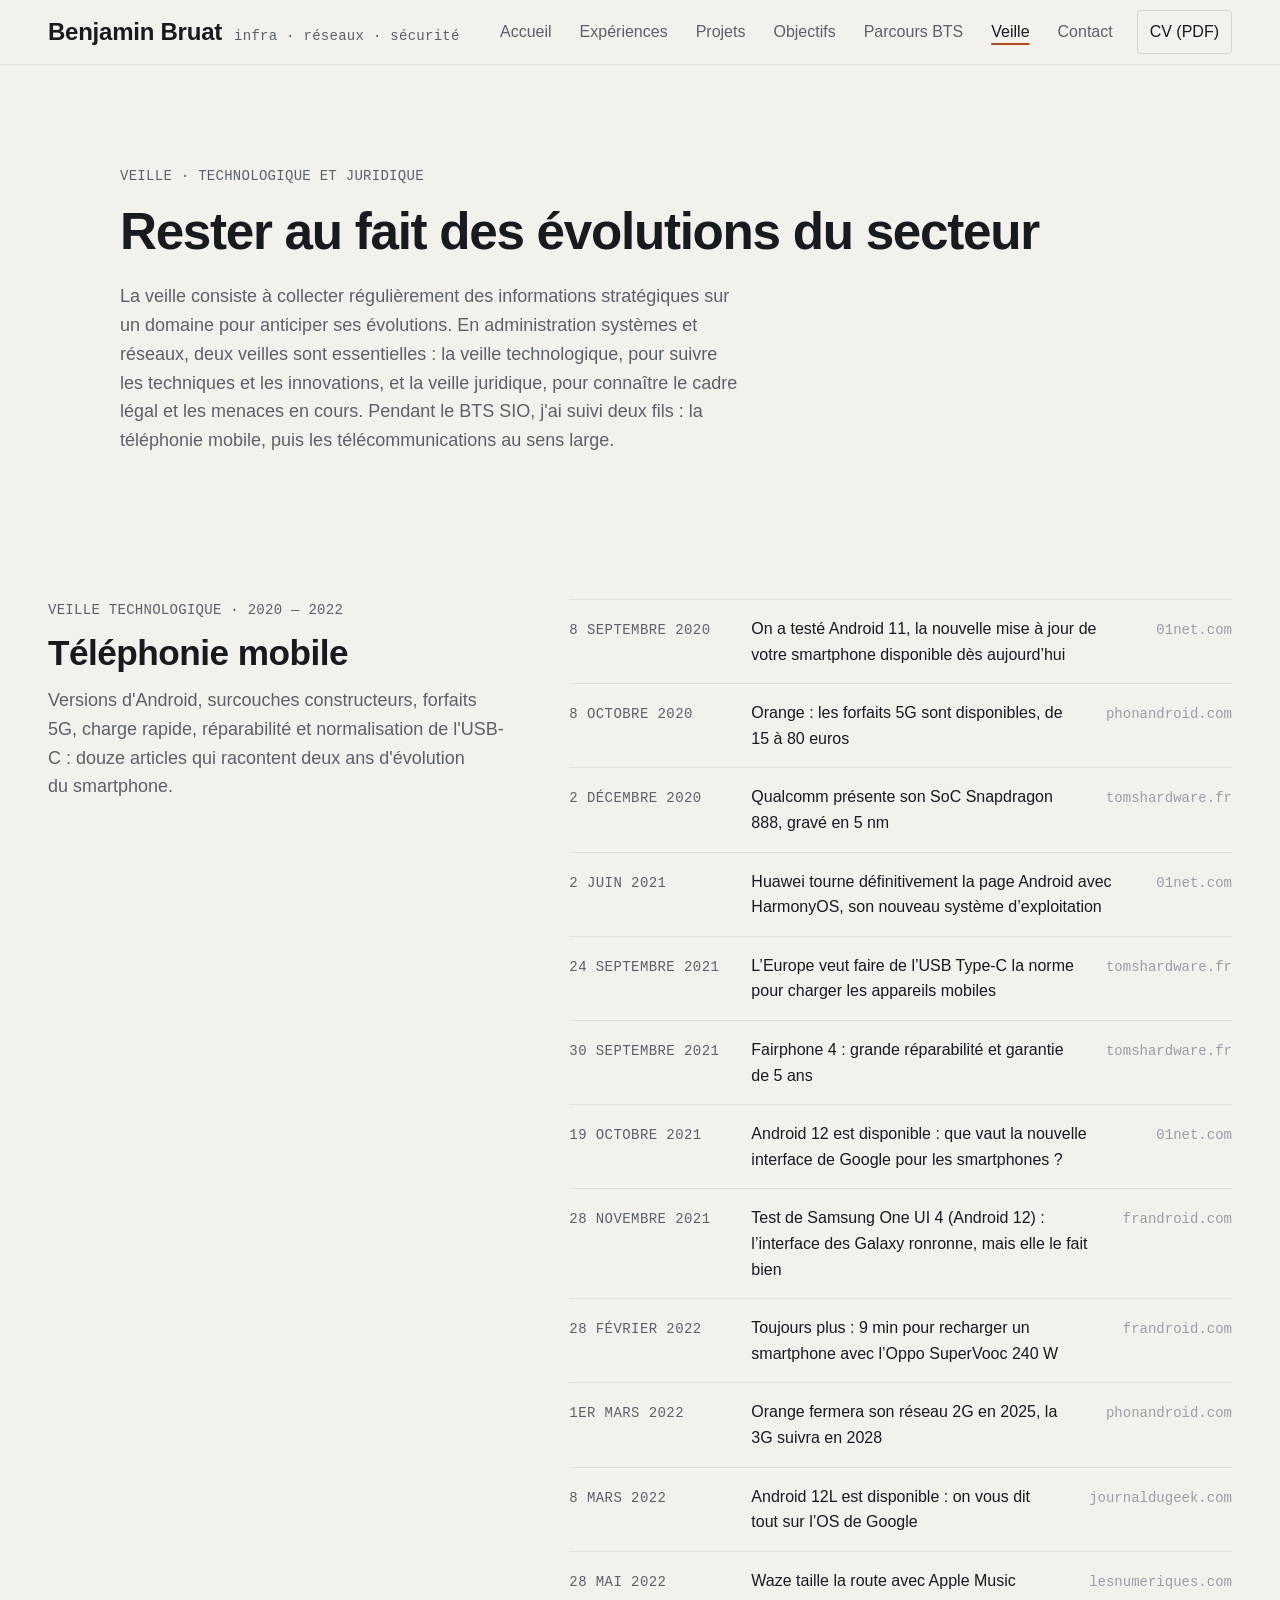
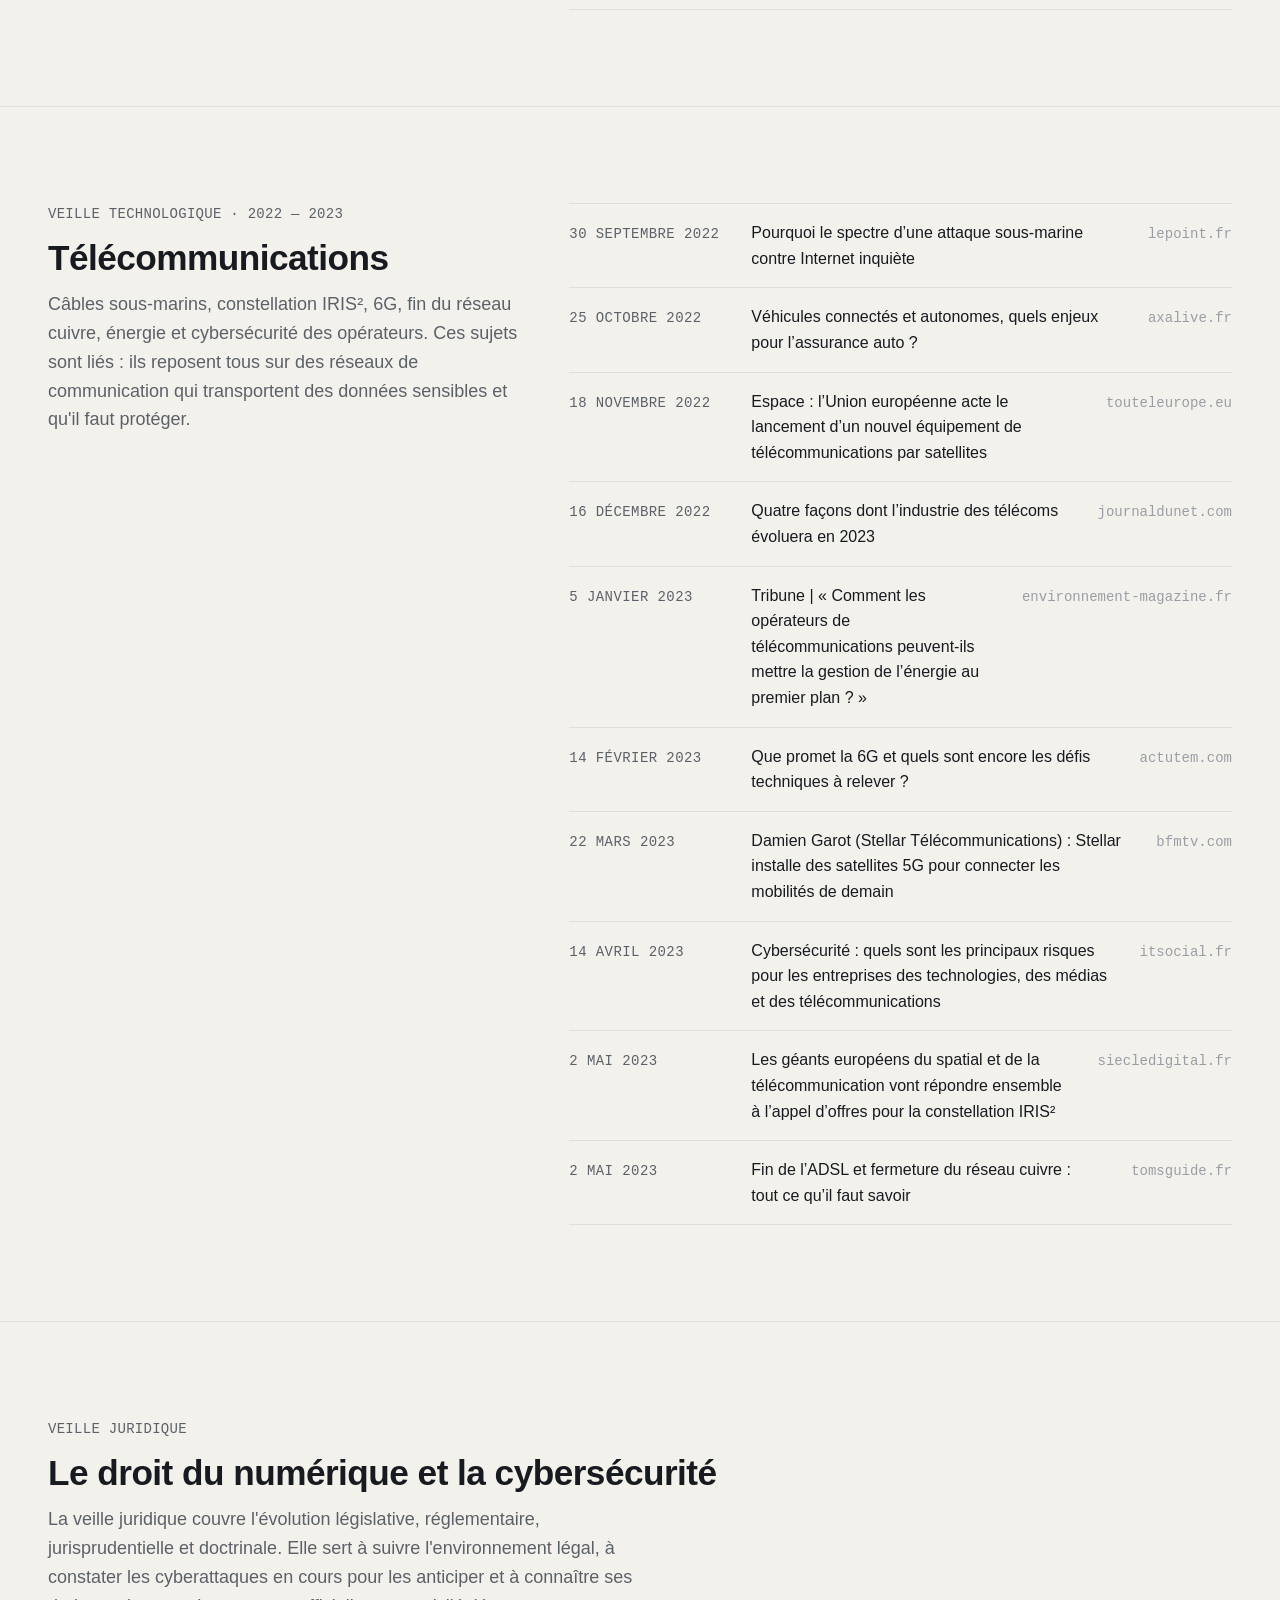
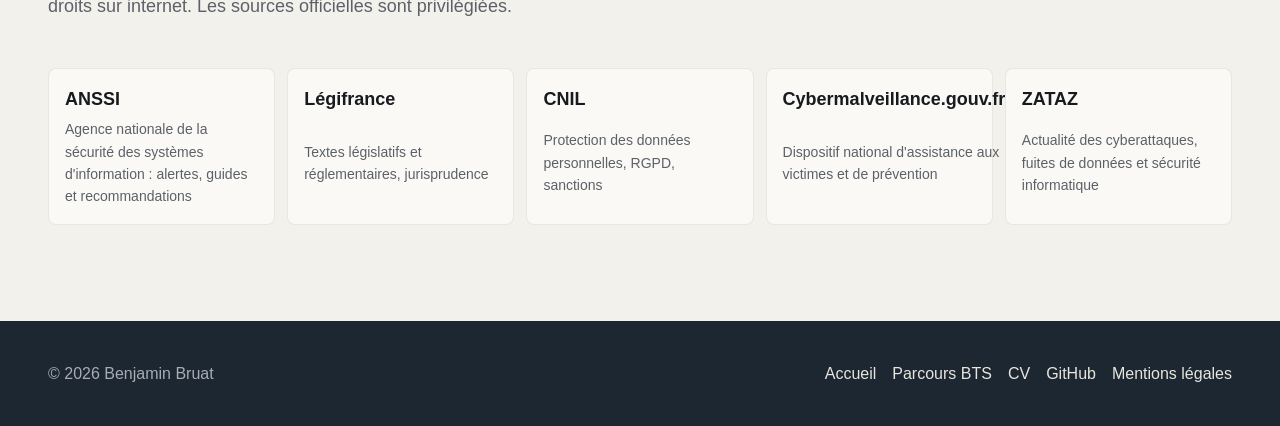
<file: veille.html>
<!doctype html>
<html lang="fr">
<head>
  <meta charset="utf-8" />
  <meta name="viewport" content="width=device-width, initial-scale=1" />
  <title>Veille technologique et juridique — Benjamin Bruat</title>
  <meta name="description" content="Veille technologique sur la téléphonie mobile et les télécommunications, et veille juridique sur la cybersécurité : sources officielles et articles suivis depuis 2020." />
  <link rel="canonical" href="https://ben2557.github.io/veille.html" />
  <meta property="og:type" content="website" />
  <meta property="og:site_name" content="Benjamin Bruat" />
  <meta property="og:locale" content="fr_FR" />
  <meta property="og:title" content="Veille technologique et juridique — Benjamin Bruat" />
  <meta property="og:description" content="Veille technologique sur la téléphonie mobile et les télécommunications, et veille juridique sur la cybersécurité : sources officielles et articles suivis depuis 2020." />
  <meta property="og:url" content="https://ben2557.github.io/veille.html" />
  <meta property="og:image" content="https://ben2557.github.io/assets/img/og-card.jpg" />
  <meta property="og:image:width" content="1200" />
  <meta property="og:image:height" content="630" />
  <meta property="og:image:alt" content="Benjamin Bruat, Ingénieur Systèmes et Réseaux" />
  <meta name="twitter:card" content="summary_large_image" />
  <link rel="icon" href="./assets/img/favicon.svg" type="image/svg+xml" />
  <link rel="preload" href="./assets/fonts/plus-jakarta-sans-latin-wght-normal.woff2" as="font" type="font/woff2" crossorigin />
  <link rel="preload" href="./assets/fonts/inter-latin-wght-normal.woff2" as="font" type="font/woff2" crossorigin />
  <link rel="stylesheet" href="./base.css" />
  <link rel="stylesheet" href="./style.css" />
</head>
<body>
  <a class="skip-link" href="#contenu">Aller au contenu</a>

  <header class="site-header">
    <div class="container site-header__inner">
      <a class="brand" href="./index.html">Benjamin Bruat <small>infra · réseaux · sécurité</small></a>
      <button class="nav-toggle" type="button" aria-expanded="false" aria-controls="nav" aria-label="Ouvrir le menu">
        <svg width="22" height="22" viewBox="0 0 24 24" fill="none" stroke="currentColor" stroke-width="2" stroke-linecap="round"><path d="M4 7h16M4 12h16M4 17h16"/></svg>
      </button>
      <nav class="nav" id="nav" aria-label="Navigation principale">
        <a href="./index.html">Accueil</a>
        <a href="./index.html#experiences">Expériences</a>
        <a href="./index.html#projets">Projets</a>
        <a href="./index.html#objectifs">Objectifs</a>
        <a href="./parcours.html">Parcours BTS</a>
        <a href="./veille.html" aria-current="page">Veille</a>
        <a href="./index.html#contact">Contact</a>
        <a class="nav__cta" href="./assets/docs/cv-benjamin-bruat.pdf" target="_blank" rel="noopener noreferrer">CV (PDF)</a>
      </nav>
    </div>
  </header>

  <main id="contenu">
    <section class="page-head">
      <div class="container container--default">
        <p class="mono">Veille · technologique et juridique</p>
        <h1>Rester au fait des évolutions du secteur</h1>
        <p>La veille consiste à collecter régulièrement des informations stratégiques sur un domaine pour anticiper ses évolutions. En administration systèmes et réseaux, deux veilles sont essentielles : la veille technologique, pour suivre les techniques et les innovations, et la veille juridique, pour connaître le cadre légal et les menaces en cours. Pendant le BTS SIO, j'ai suivi deux fils : la téléphonie mobile, puis les télécommunications au sens large.</p>
      </div>
    </section>

    <section class="section" id="telephonie">
      <div class="container">
        <div class="split">
          <div class="sticky">
            <p class="mono">Veille technologique · 2020 — 2022</p>
            <div class="section-head" style="margin-top: var(--space-3)">
              <h2>Téléphonie mobile</h2>
              <p>Versions d'Android, surcouches constructeurs, forfaits 5G, charge rapide, réparabilité et normalisation de l'USB-C : douze articles qui racontent deux ans d'évolution du smartphone.</p>
            </div>
          </div>
          <div class="watch">
          <a href="https://www.01net.com/actualites/on-a-teste-android-11-la-nouvelle-mise-a-jour-de-votre-smartphone-disponible-des-aujourd-hui-1973614.html" target="_blank" rel="noopener noreferrer"><time datetime="2020-09-08">8 septembre 2020</time><strong>On a testé Android 11, la nouvelle mise à jour de votre smartphone disponible dès aujourd’hui</strong><span class="src">01net.com</span></a>
          <a href="https://www.phonandroid.com/orange-les-forfaits-5g-sont-disponibles-de-15-a-80-euros.html" target="_blank" rel="noopener noreferrer"><time datetime="2020-10-08">8 octobre 2020</time><strong>Orange : les forfaits 5G sont disponibles, de 15 à 80 euros</strong><span class="src">phonandroid.com</span></a>
          <a href="https://www.tomshardware.fr/qualcomm-presente-son-soc-snapdragon-888-grave-en-5-nm/" target="_blank" rel="noopener noreferrer"><time datetime="2020-12-02">2 décembre 2020</time><strong>Qualcomm présente son SoC Snapdragon 888, gravé en 5 nm</strong><span class="src">tomshardware.fr</span></a>
          <a href="https://www.01net.com/actualites/huawei-tourne-definitivement-la-page-android-avec-harmonyos-son-nouveau-systeme-d-exploitation-2043709.html" target="_blank" rel="noopener noreferrer"><time datetime="2021-06-02">2 juin 2021</time><strong>Huawei tourne définitivement la page Android avec HarmonyOS, son nouveau système d’exploitation</strong><span class="src">01net.com</span></a>
          <a href="https://www.tomshardware.fr/leurope-veut-faire-de-lusb-type-c-la-norme-pour-la-charge-des-appareils-mobiles/" target="_blank" rel="noopener noreferrer"><time datetime="2021-09-24">24 septembre 2021</time><strong>L’Europe veut faire de l’USB Type-C la norme pour charger les appareils mobiles</strong><span class="src">tomshardware.fr</span></a>
          <a href="https://www.tomshardware.fr/fairphone-4-grande-reparabilite-et-garantie-de-5-ans/" target="_blank" rel="noopener noreferrer"><time datetime="2021-09-30">30 septembre 2021</time><strong>Fairphone 4 : grande réparabilité et garantie de 5 ans</strong><span class="src">tomshardware.fr</span></a>
          <a href="https://www.01net.com/actualites/android-12-est-disponible-que-vaut-la-nouvelle-interface-de-google-pour-les-smartphones-2049252.html" target="_blank" rel="noopener noreferrer"><time datetime="2021-10-19">19 octobre 2021</time><strong>Android 12 est disponible : que vaut la nouvelle interface de Google pour les smartphones ?</strong><span class="src">01net.com</span></a>
          <a href="https://www.frandroid.com/marques/samsung/1137391_test-de-samsung-one-ui-4-android-12-linterface-des-galaxy-ronronne-mais-elle-le-fait-bien" target="_blank" rel="noopener noreferrer"><time datetime="2021-11-28">28 novembre 2021</time><strong>Test de Samsung One UI 4 (Android 12) : l’interface des Galaxy ronronne, mais elle le fait bien</strong><span class="src">frandroid.com</span></a>
          <a href="https://www.frandroid.com/marques/oppo/1245329_toujours-plus-9-min-pour-recharger-un-smartphone-avec-loppo-supervooc-240-w" target="_blank" rel="noopener noreferrer"><time datetime="2022-02-28">28 février 2022</time><strong>Toujours plus : 9 min pour recharger un smartphone avec l’Oppo SuperVooc 240 W</strong><span class="src">frandroid.com</span></a>
          <a href="https://www.phonandroid.com/orange-fermera-son-reseau-2g-en-2025-la-3g-suivra-en-2028.html" target="_blank" rel="noopener noreferrer"><time datetime="2022-03-01">1er mars 2022</time><strong>Orange fermera son réseau 2G en 2025, la 3G suivra en 2028</strong><span class="src">phonandroid.com</span></a>
          <a href="https://www.journaldugeek.com/2022/03/08/android-12l-est-disponible-on-vous-dit-tout-sur-los-de-google/" target="_blank" rel="noopener noreferrer"><time datetime="2022-03-08">8 mars 2022</time><strong>Android 12L est disponible : on vous dit tout sur l’OS de Google</strong><span class="src">journaldugeek.com</span></a>
          <a href="https://www.lesnumeriques.com/voiture/waze-taille-la-route-avec-apple-music-n183845.html" target="_blank" rel="noopener noreferrer"><time datetime="2022-05-28">28 mai 2022</time><strong>Waze taille la route avec Apple Music</strong><span class="src">lesnumeriques.com</span></a>
          </div>
        </div>
      </div>
    </section>

    <section class="section" id="telecoms">
      <div class="container">
        <div class="split">
          <div class="sticky">
            <p class="mono">Veille technologique · 2022 — 2023</p>
            <div class="section-head" style="margin-top: var(--space-3)">
              <h2>Télécommunications</h2>
              <p>Câbles sous-marins, constellation IRIS², 6G, fin du réseau cuivre, énergie et cybersécurité des opérateurs. Ces sujets sont liés : ils reposent tous sur des réseaux de communication qui transportent des données sensibles et qu'il faut protéger.</p>
            </div>
          </div>
          <div class="watch">
          <a href="https://www.lepoint.fr/high-tech-internet/pourquoi-le-spectre-d-une-attaque-sous-marine-contre-internet-inquiete-30-09-2022-2491887_47.php" target="_blank" rel="noopener noreferrer"><time datetime="2022-09-30">30 septembre 2022</time><strong>Pourquoi le spectre d’une attaque sous-marine contre Internet inquiète</strong><span class="src">lepoint.fr</span></a>
          <a href="https://axalive.fr/article/livre-blanc-auto-vehicules-connectes-autonomes" target="_blank" rel="noopener noreferrer"><time datetime="2022-10-25">25 octobre 2022</time><strong>Véhicules connectés et autonomes, quels enjeux pour l’assurance auto ?</strong><span class="src">axalive.fr</span></a>
          <a href="https://www.touteleurope.eu/economie-et-social/espace-l-union-europeenne-acte-le-lancement-d-un-nouvel-equipement-de-telecommunications-par-satellites/" target="_blank" rel="noopener noreferrer"><time datetime="2022-11-18">18 novembre 2022</time><strong>Espace : l’Union européenne acte le lancement d’un nouvel équipement de télécommunications par satellites</strong><span class="src">touteleurope.eu</span></a>
          <a href="https://www.journaldunet.com/ebusiness/telecoms-fai/1517803-quatre-facons-dont-l-industrie-des-telecoms-evoluera-en-2023/" target="_blank" rel="noopener noreferrer"><time datetime="2022-12-16">16 décembre 2022</time><strong>Quatre façons dont l’industrie des télécoms évoluera en 2023</strong><span class="src">journaldunet.com</span></a>
          <a href="https://www.environnement-magazine.fr/politiques/article/2023/01/05/142157/tribune-comment-les-operateurs-telecommunications-peuventils-mettre-gestion-energie-premier-plan" target="_blank" rel="noopener noreferrer"><time datetime="2023-01-05">5 janvier 2023</time><strong>Tribune | « Comment les opérateurs de télécommunications peuvent-ils mettre la gestion de l’énergie au premier plan ? »</strong><span class="src">environnement-magazine.fr</span></a>
          <a href="https://www.actutem.com/que-promet-la-6g-et-quels-sont-encore-les-defis-techniques-a-relever/" target="_blank" rel="noopener noreferrer"><time datetime="2023-02-14">14 février 2023</time><strong>Que promet la 6G et quels sont encore les défis techniques à relever ?</strong><span class="src">actutem.com</span></a>
          <a href="https://www.bfmtv.com/economie/replay-emissions/tech-and-co/damien-garot-stellar-telecommunications-stellar-installe-des-satellites-5g-pour-connecter-les-mobilites-de-demain-22-03_VN-202303230037.html" target="_blank" rel="noopener noreferrer"><time datetime="2023-03-22">22 mars 2023</time><strong>Damien Garot (Stellar Télécommunications) : Stellar installe des satellites 5G pour connecter les mobilités de demain</strong><span class="src">bfmtv.com</span></a>
          <a href="https://itsocial.fr/enjeux-it/enjeux-strategie/transformation-digitale/cybersecurite-quels-sont-les-principaux-risques-pour-les-entreprises-des-technologies-des-medias-et-des-telecommunications/#:~:text=Parmi%20les%20cons%C3%A9quences%2C%20la%20d%C3%A9faillance,retards%20dans%20les%20processus%20supports." target="_blank" rel="noopener noreferrer"><time datetime="2023-04-14">14 avril 2023</time><strong>Cybersécurité : quels sont les principaux risques pour les entreprises des technologies, des médias et des télécommunications</strong><span class="src">itsocial.fr</span></a>
          <a href="https://siecledigital.fr/2023/05/02/les-geants-europeens-du-spatial-et-de-la-telecommunication-vont-repondre-ensemble-a-lappel-doffres-pour-la-constellation-iris%C2%B2/" target="_blank" rel="noopener noreferrer"><time datetime="2023-05-02">2 mai 2023</time><strong>Les géants européens du spatial et de la télécommunication vont répondre ensemble à l’appel d’offres pour la constellation IRIS²</strong><span class="src">siecledigital.fr</span></a>
          <a href="https://www.tomsguide.fr/adsl-et-fermeture-du-reseau-cuivre-ce-que-cela-signifie-pour-les-consommateurs/" target="_blank" rel="noopener noreferrer"><time datetime="2023-05-02">2 mai 2023</time><strong>Fin de l’ADSL et fermeture du réseau cuivre : tout ce qu’il faut savoir</strong><span class="src">tomsguide.fr</span></a>
          </div>
        </div>
      </div>
    </section>

    <section class="section" id="juridique">
      <div class="container">
        <p class="mono">Veille juridique</p>
        <div class="section-head" style="margin-top: var(--space-3)">
          <h2>Le droit du numérique et la cybersécurité</h2>
          <p>La veille juridique couvre l'évolution législative, réglementaire, jurisprudentielle et doctrinale. Elle sert à suivre l'environnement légal, à constater les cyberattaques en cours pour les anticiper et à connaître ses droits sur internet. Les sources officielles sont privilégiées.</p>
        </div>
        <div class="sources">
          <a href="https://cyber.gouv.fr/" target="_blank" rel="noopener noreferrer"><strong>ANSSI</strong><span>Agence nationale de la sécurité des systèmes d'information : alertes, guides et recommandations</span></a>
          <a href="https://www.legifrance.gouv.fr/" target="_blank" rel="noopener noreferrer"><strong>Légifrance</strong><span>Textes législatifs et réglementaires, jurisprudence</span></a>
          <a href="https://www.cnil.fr/" target="_blank" rel="noopener noreferrer"><strong>CNIL</strong><span>Protection des données personnelles, RGPD, sanctions</span></a>
          <a href="https://www.cybermalveillance.gouv.fr/" target="_blank" rel="noopener noreferrer"><strong>Cybermalveillance.gouv.fr</strong><span>Dispositif national d'assistance aux victimes et de prévention</span></a>
          <a href="https://www.zataz.com/" target="_blank" rel="noopener noreferrer"><strong>ZATAZ</strong><span>Actualité des cyberattaques, fuites de données et sécurité informatique</span></a>
        </div>
      </div>
    </section>
  </main>

  <footer class="site-footer">
    <div class="container site-footer__inner">
      <span>© <span data-year>2026</span> Benjamin Bruat</span>
      <nav aria-label="Pied de page">
        <a href="./index.html">Accueil</a>
        <a href="./parcours.html">Parcours BTS</a>
        <a href="./assets/docs/cv-benjamin-bruat.pdf" target="_blank" rel="noopener noreferrer">CV</a>
        <a href="https://github.com/Ben2557" target="_blank" rel="noopener noreferrer">GitHub</a>
        <a href="./mentions-legales.html">Mentions légales</a>
      </nav>
    </div>
  </footer>

  <script src="./app.js" defer></script>
</body>
</html>
</file>
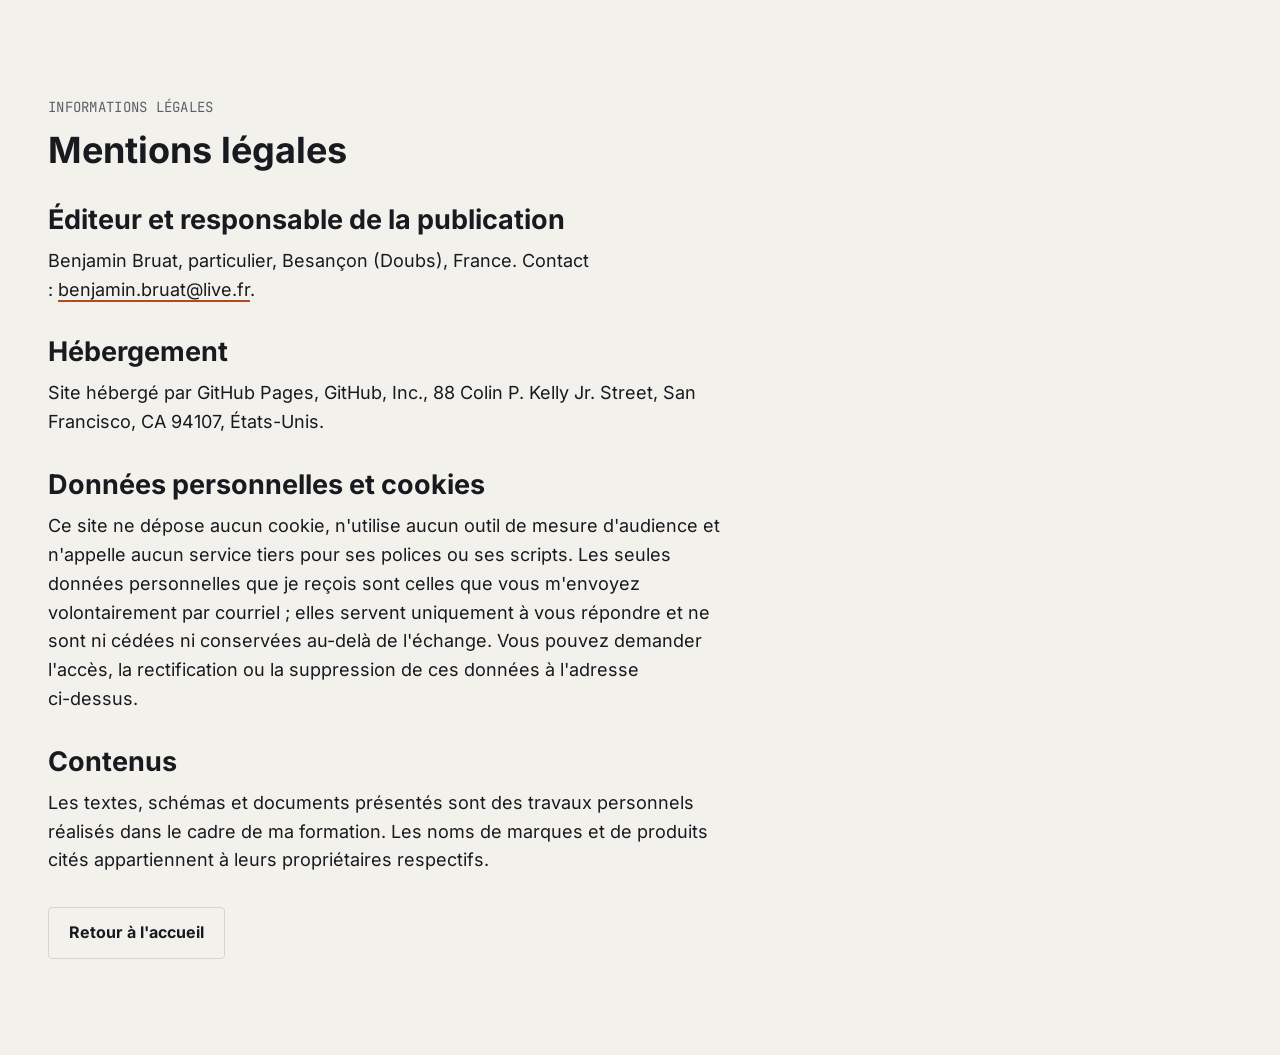
<file: claude/mentions-legales.html>
<!doctype html>
<html lang="fr">
<head>
  <meta charset="utf-8" />
  <meta name="viewport" content="width=device-width, initial-scale=1" />
  <title>Mentions légales — Benjamin Bruat</title>
  <meta name="description" content="Mentions légales du portfolio de Benjamin Bruat : éditeur, hébergeur, données personnelles." />
  <link rel="canonical" href="https://ben2557.github.io/mentions-legales.html" />
  <link rel="icon" href="./assets/img/favicon.svg" type="image/svg+xml" />
  <link rel="preload" href="./assets/fonts/plus-jakarta-sans-latin-wght-normal.woff2" as="font" type="font/woff2" crossorigin />
  <link rel="preload" href="./assets/fonts/inter-latin-wght-normal.woff2" as="font" type="font/woff2" crossorigin />
  <link rel="stylesheet" href="./base.css" />
  <link rel="stylesheet" href="./style.css" />
<meta name="robots" content="noindex, nofollow" />
</head>
<body>
  <a class="skip-link" href="#contenu">Aller au contenu</a>
  <main class="section" id="contenu">
    <div class="container">
      <div style="max-width: var(--content-narrow)">
        <p class="mono">Informations légales</p>
        <h1 style="margin-top: var(--space-3)">Mentions légales</h1>
        <h2 style="margin-top: var(--space-8)">Éditeur et responsable de la publication</h2>
        <p style="margin-top: var(--space-3)">Benjamin Bruat, particulier, Besançon (Doubs), France. Contact : <a class="link" href="mailto:benjamin.bruat@live.fr">benjamin.bruat@live.fr</a>.</p>
        <h2 style="margin-top: var(--space-8)">Hébergement</h2>
        <p style="margin-top: var(--space-3)">Site hébergé par GitHub Pages, GitHub, Inc., 88 Colin P. Kelly Jr. Street, San Francisco, CA 94107, États-Unis.</p>
        <h2 style="margin-top: var(--space-8)">Données personnelles et cookies</h2>
        <p style="margin-top: var(--space-3)">Ce site ne dépose aucun cookie, n'utilise aucun outil de mesure d'audience et n'appelle aucun service tiers pour ses polices ou ses scripts. Les seules données personnelles que je reçois sont celles que vous m'envoyez volontairement par courriel ; elles servent uniquement à vous répondre et ne sont ni cédées ni conservées au-delà de l'échange. Vous pouvez demander l'accès, la rectification ou la suppression de ces données à l'adresse ci-dessus.</p>
        <h2 style="margin-top: var(--space-8)">Contenus</h2>
        <p style="margin-top: var(--space-3)">Les textes, schémas et documents présentés sont des travaux personnels réalisés dans le cadre de ma formation. Les noms de marques et de produits cités appartiennent à leurs propriétaires respectifs.</p>
        <div style="margin-top: var(--space-8)"><a class="btn btn--ghost" href="./index.html">Retour à l'accueil</a></div>
      </div>
    </div>
  </main>
</body>
</html>
</file>
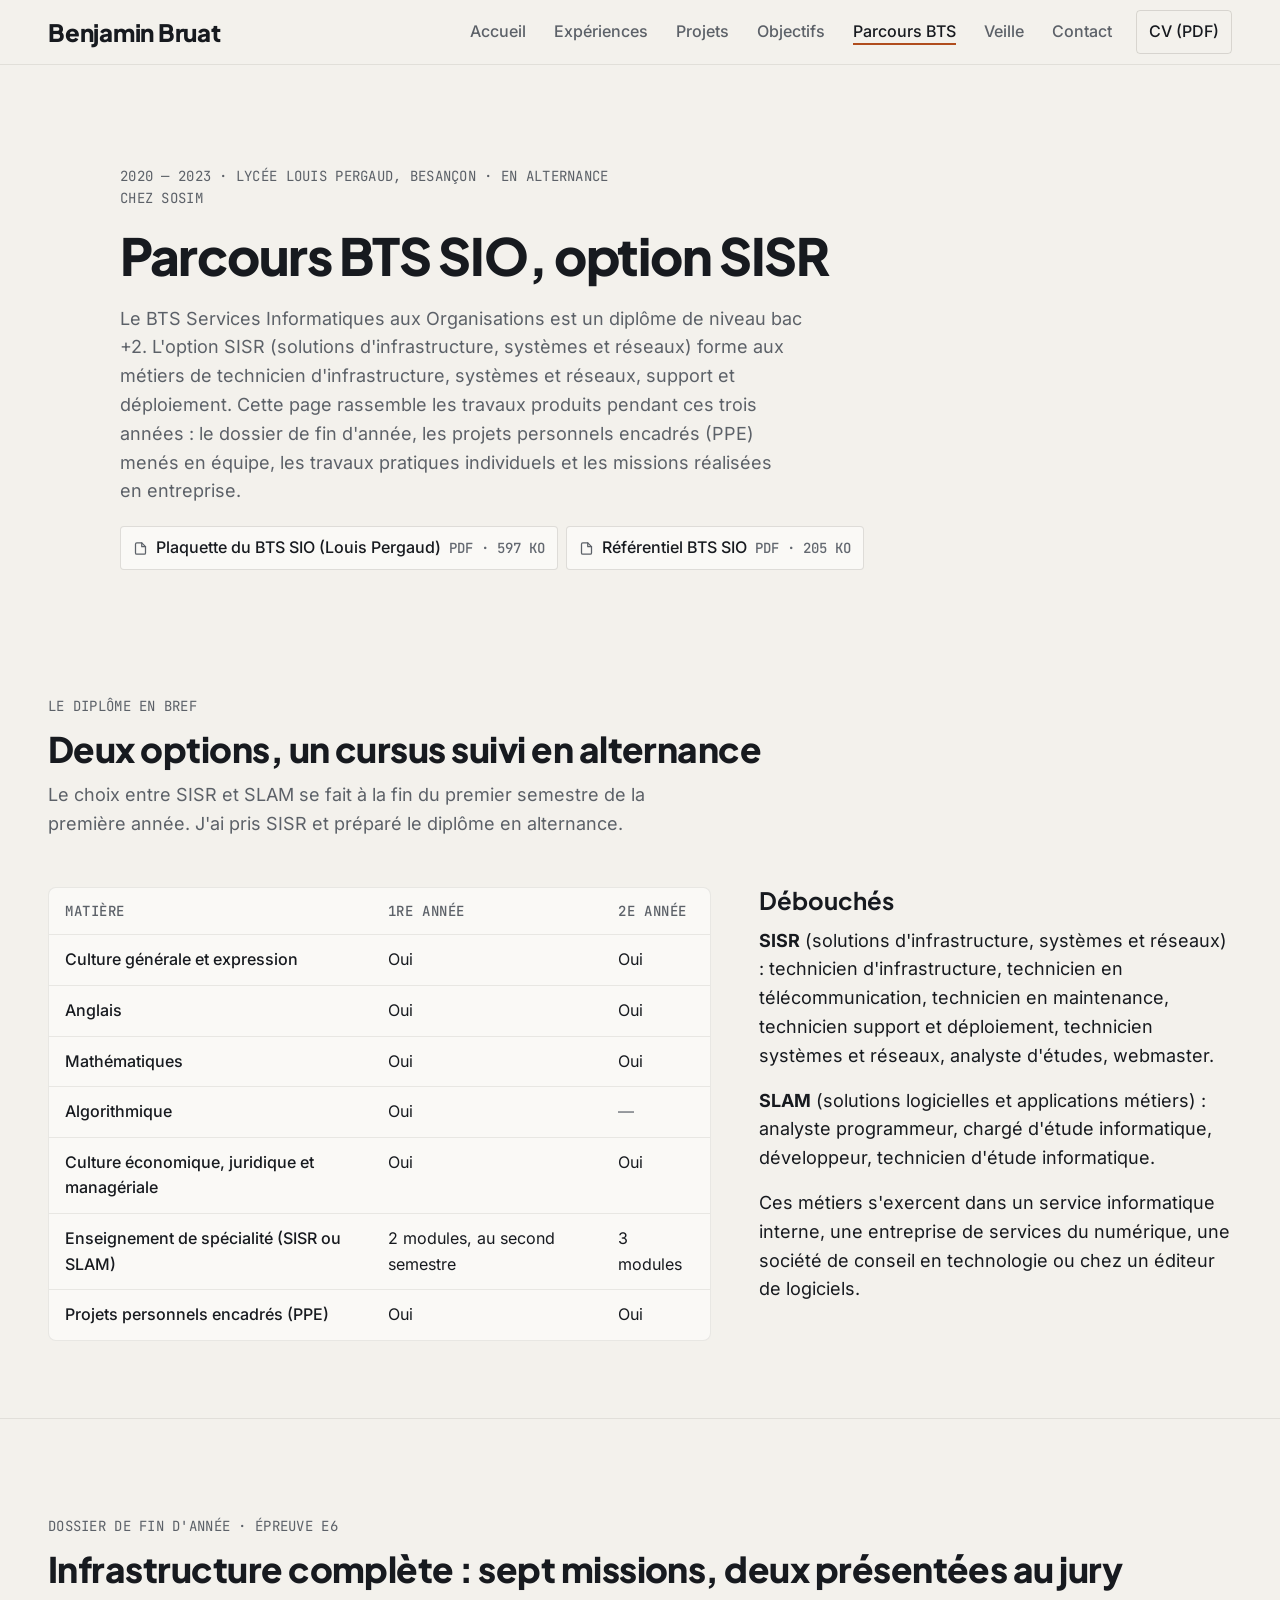
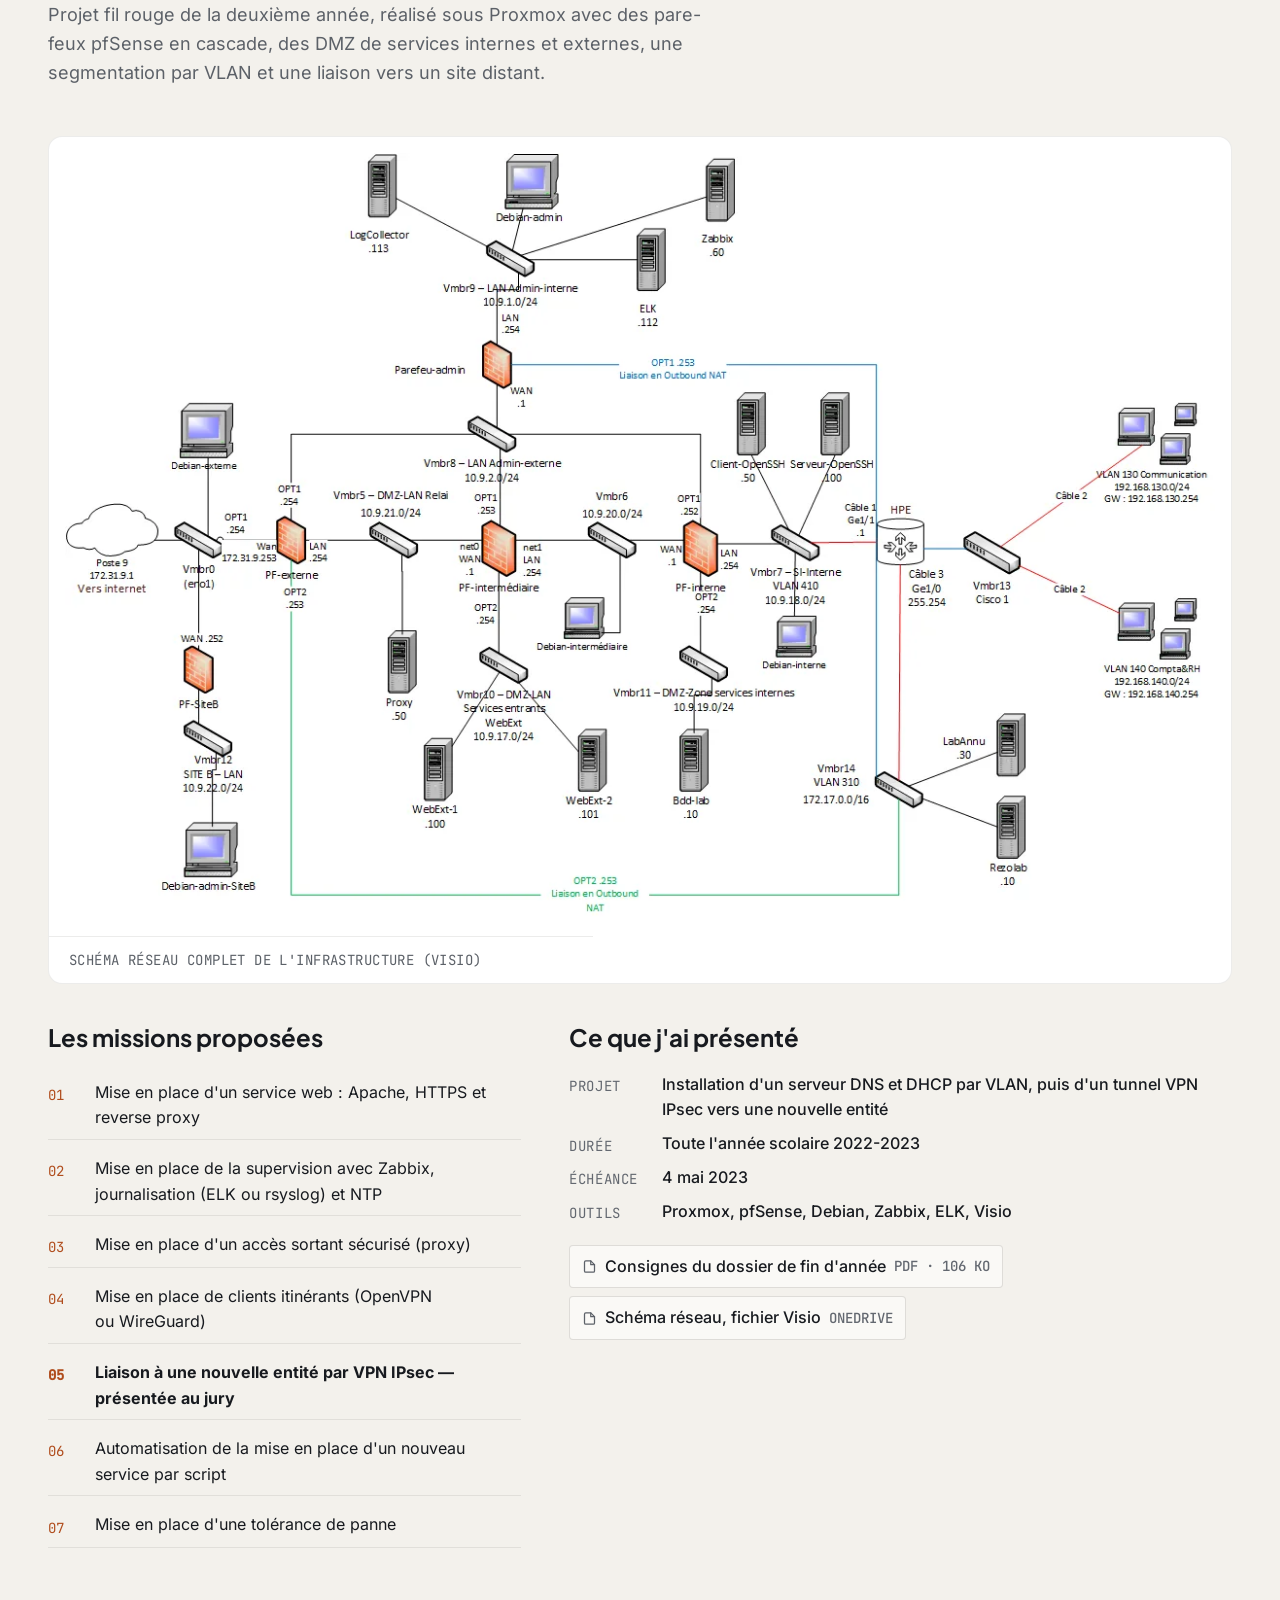
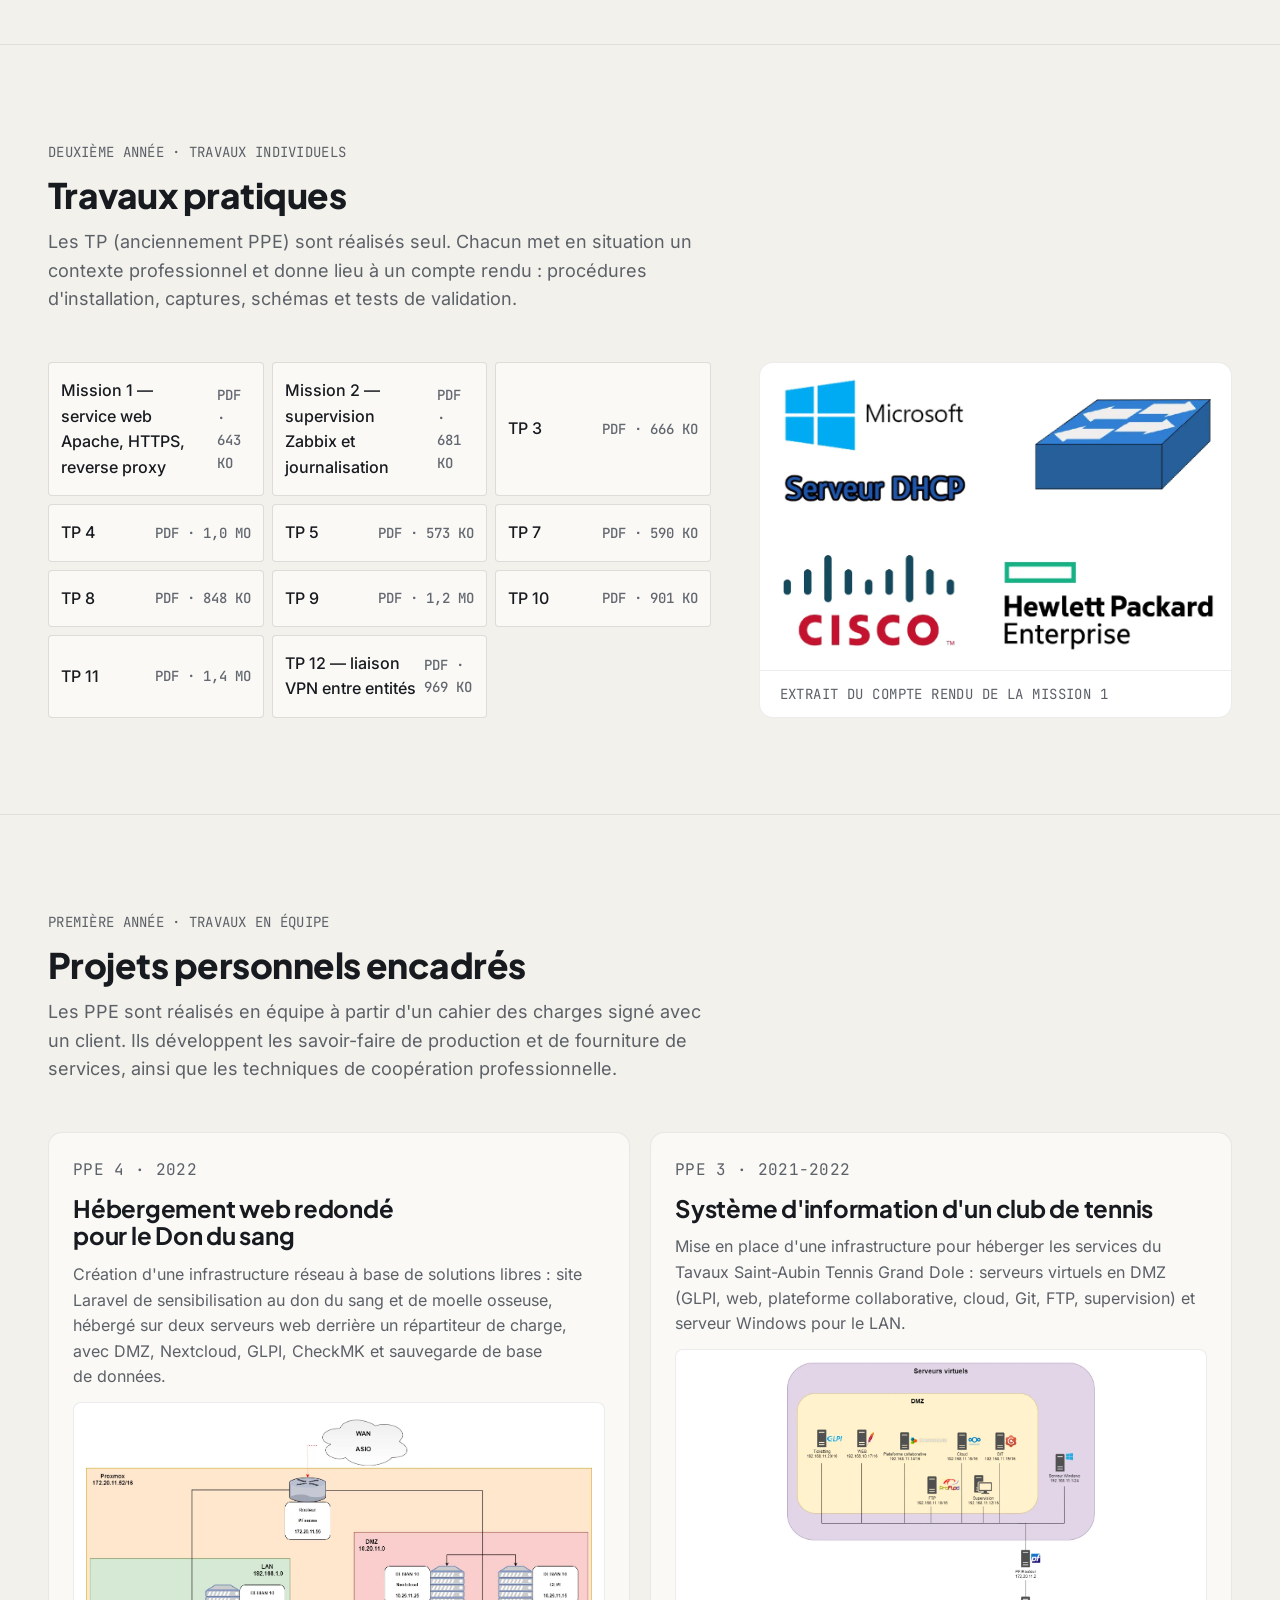
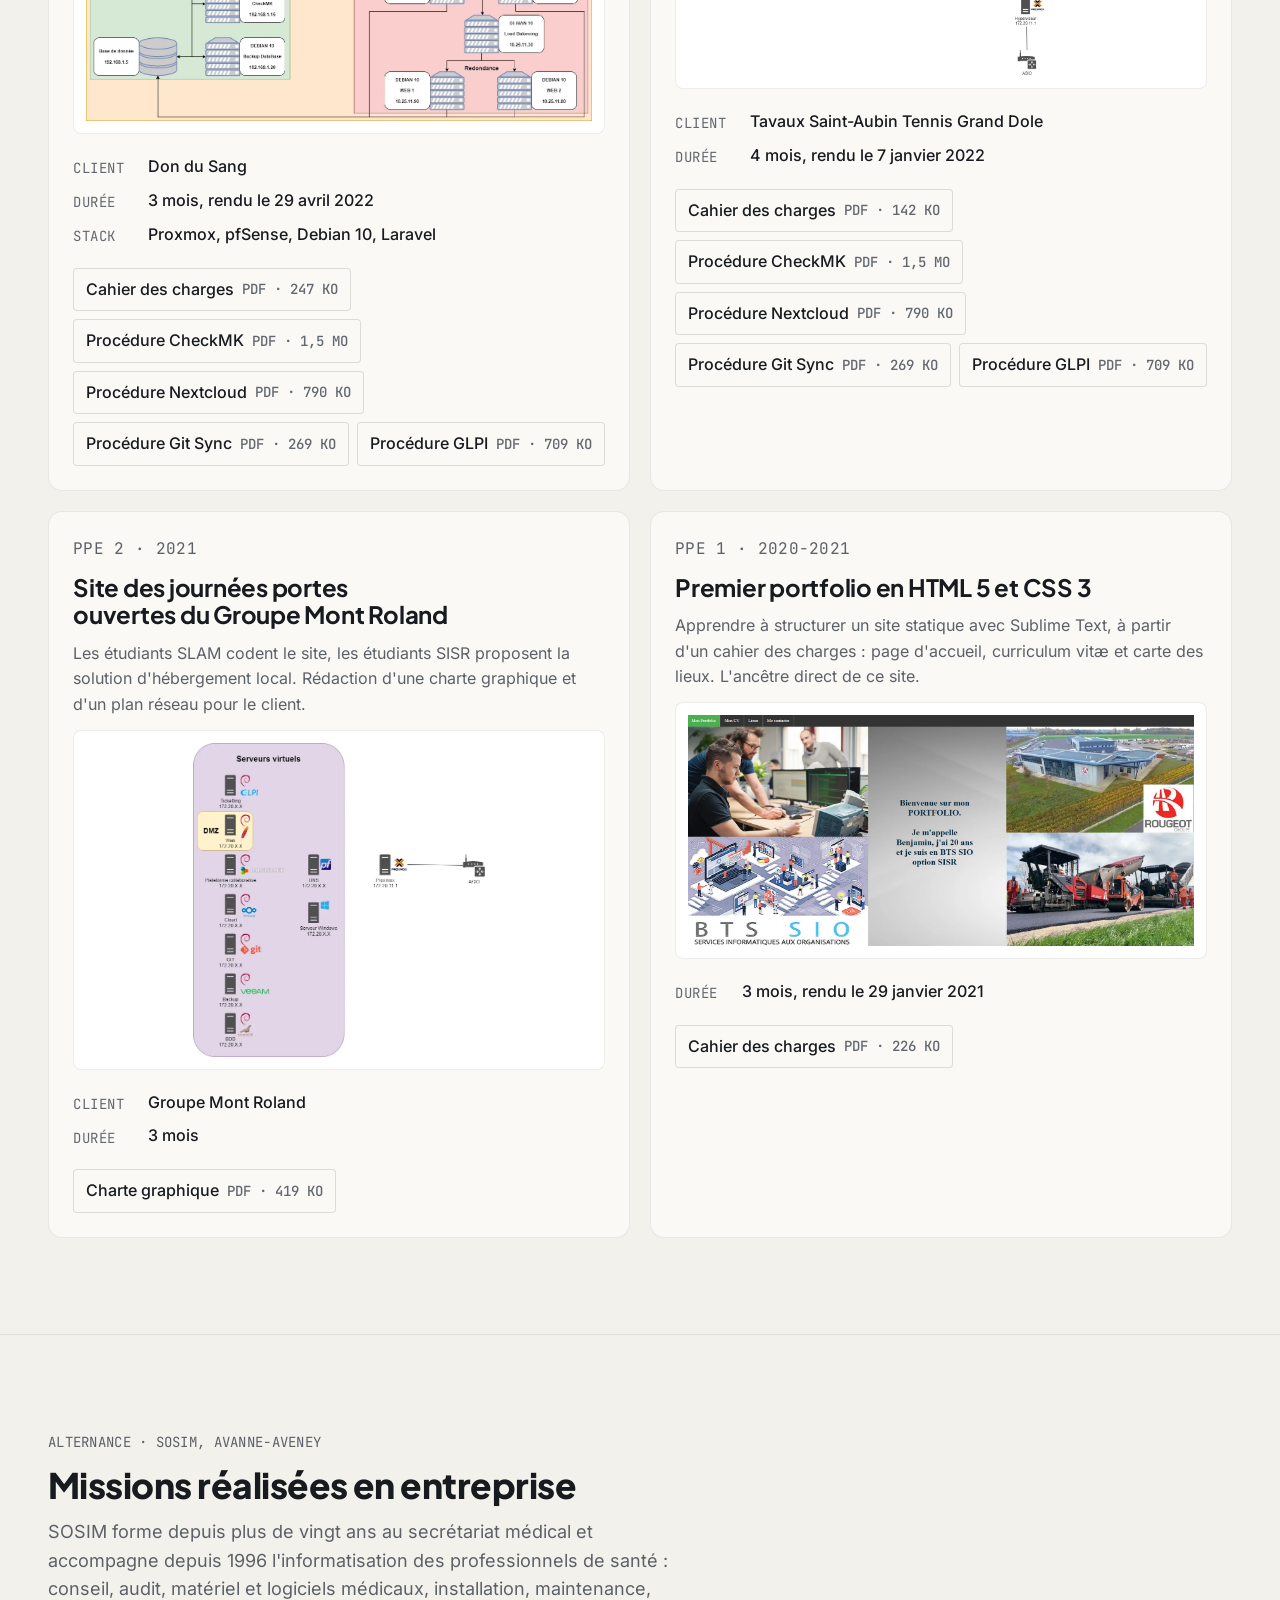
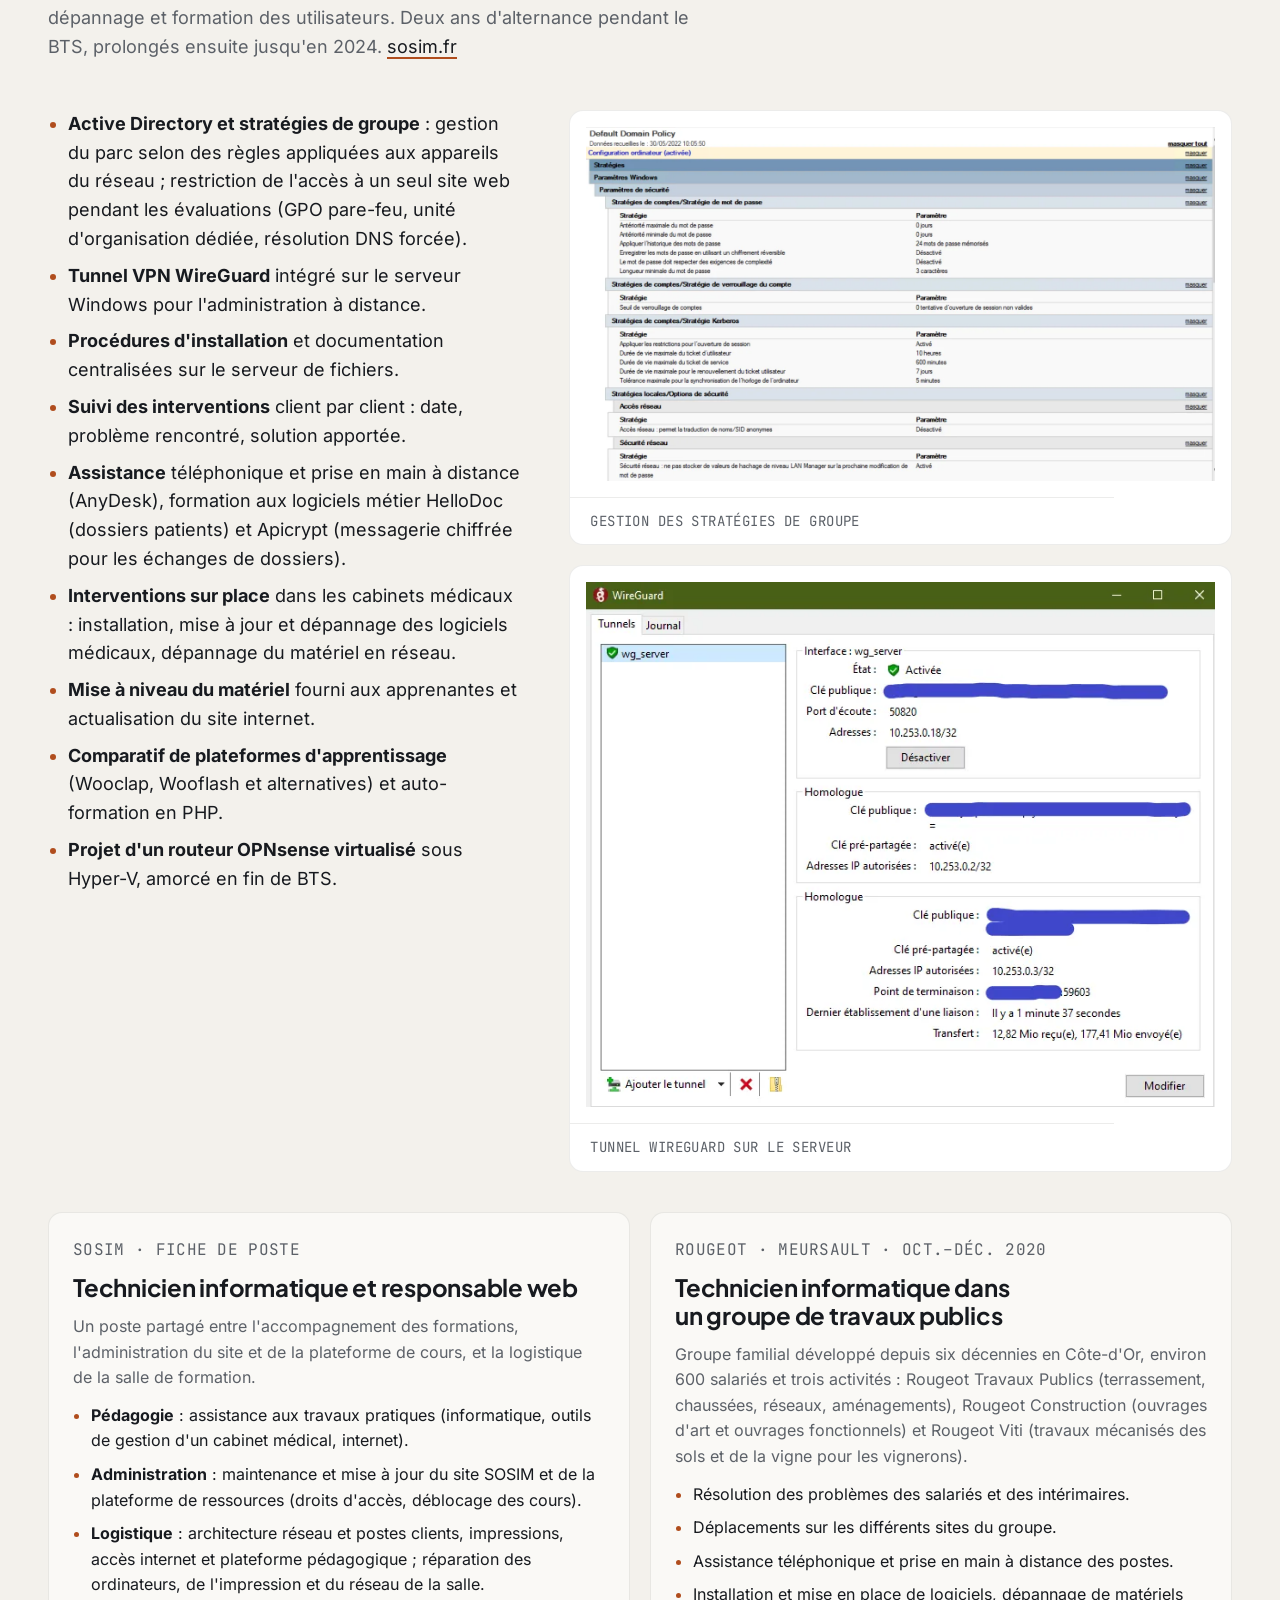
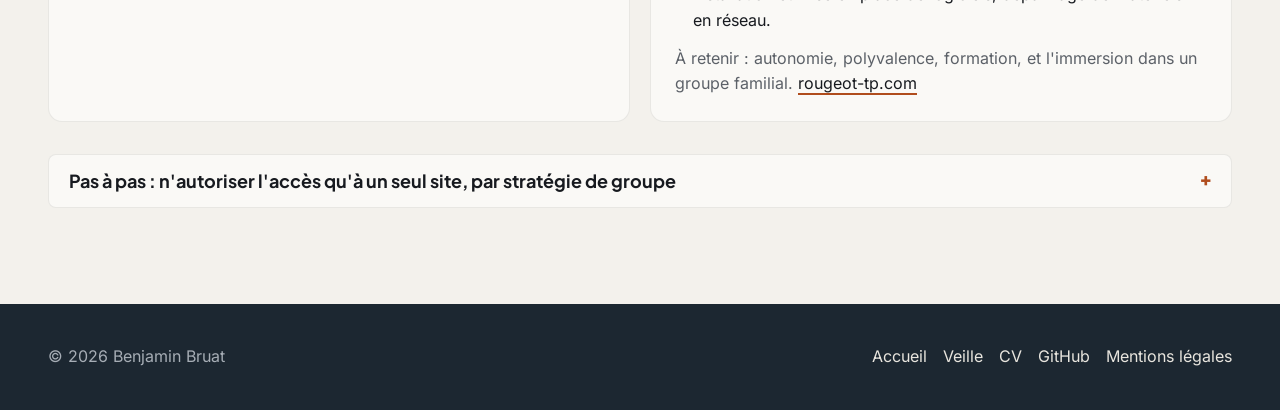
<file: claude/parcours.html>
<!doctype html>
<html lang="fr">
<head>
  <meta charset="utf-8" />
  <meta name="viewport" content="width=device-width, initial-scale=1" />
  <title>Parcours BTS SIO — Benjamin Bruat</title>
  <meta name="description" content="Travaux réalisés pendant le BTS SIO option SISR (2020-2023) : dossier de fin d'année, projets personnels encadrés, travaux pratiques et missions en entreprise chez SOSIM." />
  <link rel="canonical" href="https://ben2557.github.io/parcours.html" />
  <meta property="og:type" content="website" />
  <meta property="og:site_name" content="Benjamin Bruat" />
  <meta property="og:locale" content="fr_FR" />
  <meta property="og:title" content="Parcours BTS SIO — Benjamin Bruat" />
  <meta property="og:description" content="Travaux réalisés pendant le BTS SIO option SISR (2020-2023) : dossier de fin d'année, projets personnels encadrés, travaux pratiques et missions en entreprise chez SOSIM." />
  <meta property="og:url" content="https://ben2557.github.io/parcours.html" />
  <meta property="og:image" content="https://ben2557.github.io/assets/img/og-card.jpg" />
  <meta property="og:image:width" content="1200" />
  <meta property="og:image:height" content="630" />
  <meta property="og:image:alt" content="Benjamin Bruat, Ingénieur Systèmes et Réseaux" />
  <meta name="twitter:card" content="summary_large_image" />
  <link rel="icon" href="./assets/img/favicon.svg" type="image/svg+xml" />
  <link rel="preload" href="./assets/fonts/plus-jakarta-sans-latin-wght-normal.woff2" as="font" type="font/woff2" crossorigin />
  <link rel="preload" href="./assets/fonts/inter-latin-wght-normal.woff2" as="font" type="font/woff2" crossorigin />
  <link rel="stylesheet" href="./base.css" />
  <link rel="stylesheet" href="./style.css" />
<meta name="robots" content="noindex, nofollow" />
</head>
<body>
  <a class="skip-link" href="#contenu">Aller au contenu</a>

  <header class="site-header">
    <div class="container site-header__inner">
      <a class="brand" href="./index.html">Benjamin Bruat <small>infra · réseaux · sécurité</small></a>
      <button class="nav-toggle" type="button" aria-expanded="false" aria-controls="nav" aria-label="Ouvrir le menu">
        <svg width="22" height="22" viewBox="0 0 24 24" fill="none" stroke="currentColor" stroke-width="2" stroke-linecap="round"><path d="M4 7h16M4 12h16M4 17h16"/></svg>
      </button>
      <nav class="nav" id="nav" aria-label="Navigation principale">
        <a href="./index.html">Accueil</a>
        <a href="./index.html#experiences">Expériences</a>
        <a href="./index.html#projets">Projets</a>
        <a href="./index.html#objectifs">Objectifs</a>
        <a href="./parcours.html" aria-current="page">Parcours BTS</a>
        <a href="./veille.html">Veille</a>
        <a href="./index.html#contact">Contact</a>
        <a class="nav__cta" href="./assets/docs/cv-benjamin-bruat.pdf" target="_blank" rel="noopener noreferrer">CV (PDF)</a>
      </nav>
    </div>
  </header>

  <main id="contenu">
    <section class="page-head">
      <div class="container container--default">
        <p class="mono">2020 — 2023 · Lycée Louis Pergaud, Besançon · en alternance chez SOSIM</p>
        <h1>Parcours BTS SIO, option SISR</h1>
        <p>Le BTS Services Informatiques aux Organisations est un diplôme de niveau bac +2. L'option SISR (solutions d'infrastructure, systèmes et réseaux) forme aux métiers de technicien d'infrastructure, systèmes et réseaux, support et déploiement. Cette page rassemble les travaux produits pendant ces trois années : le dossier de fin d'année, les projets personnels encadrés (PPE) menés en équipe, les travaux pratiques individuels et les missions réalisées en entreprise.</p>
        <div class="docs">
          <a class="doc-link" href="./assets/docs/llp_bts-sio-double.pdf" target="_blank" rel="noopener noreferrer">
            <svg viewBox="0 0 24 24" fill="none" stroke="currentColor" stroke-width="2" stroke-linecap="round" stroke-linejoin="round"><path d="M14 3H6a2 2 0 0 0-2 2v14a2 2 0 0 0 2 2h12a2 2 0 0 0 2-2V9z"/><path d="M14 3v6h6"/></svg>
            Plaquette du BTS SIO (Louis Pergaud) <small>pdf · 597 Ko</small>
          </a>
          <a class="doc-link" href="./assets/docs/bts-sio_f1643216044.pdf" target="_blank" rel="noopener noreferrer">
            <svg viewBox="0 0 24 24" fill="none" stroke="currentColor" stroke-width="2" stroke-linecap="round" stroke-linejoin="round"><path d="M14 3H6a2 2 0 0 0-2 2v14a2 2 0 0 0 2 2h12a2 2 0 0 0 2-2V9z"/><path d="M14 3v6h6"/></svg>
            Référentiel BTS SIO <small>pdf · 205 Ko</small>
          </a>
          <!-- À activer une fois le fichier ajouté dans assets/docs/ (de préférence exporté en PDF) :
          <a class="doc-link" href="./assets/docs/tableau-de-synthese-e4-2023.xlsx" target="_blank" rel="noopener noreferrer">
            <svg viewBox="0 0 24 24" fill="none" stroke="currentColor" stroke-width="2" stroke-linecap="round" stroke-linejoin="round"><path d="M14 3H6a2 2 0 0 0-2 2v14a2 2 0 0 0 2 2h12a2 2 0 0 0 2-2V9z"/><path d="M14 3v6h6"/></svg>
            Tableau de synthèse E4 <small>xlsx</small>
          </a>
          -->
        </div>
      </div>
    </section>

    <!-- Le diplôme en bref -->
    <section class="section section--tight" id="diplome">
      <div class="container">
        <p class="mono">Le diplôme en bref</p>
        <div class="section-head" style="margin-top: var(--space-3)">
          <h2>Deux options, un cursus suivi en alternance</h2>
          <p>Le choix entre SISR et SLAM se fait à la fin du premier semestre de la première année. J'ai pris SISR et préparé le diplôme en alternance.</p>
        </div>
        <div class="split split--reverse">
          <div class="table-wrap">
            <table class="matieres">
              <caption class="sr-only">Matières enseignées en BTS SIO, par année</caption>
              <thead>
                <tr><th scope="col">Matière</th><th scope="col">1re année</th><th scope="col">2e année</th></tr>
              </thead>
              <tbody>
                <tr><th scope="row">Culture générale et expression</th><td>Oui</td><td>Oui</td></tr>
                <tr><th scope="row">Anglais</th><td>Oui</td><td>Oui</td></tr>
                <tr><th scope="row">Mathématiques</th><td>Oui</td><td>Oui</td></tr>
                <tr><th scope="row">Algorithmique</th><td>Oui</td><td class="is-none">—</td></tr>
                <tr><th scope="row">Culture économique, juridique et managériale</th><td>Oui</td><td>Oui</td></tr>
                <tr><th scope="row">Enseignement de spécialité (SISR ou SLAM)</th><td>2 modules, au second semestre</td><td>3 modules</td></tr>
                <tr><th scope="row">Projets personnels encadrés (PPE)</th><td>Oui</td><td>Oui</td></tr>
              </tbody>
            </table>
          </div>
          <div class="prose">
            <h3>Débouchés</h3>
            <p><strong>SISR</strong> (solutions d'infrastructure, systèmes et réseaux) : technicien d'infrastructure, technicien en télécommunication, technicien en maintenance, technicien support et déploiement, technicien systèmes et réseaux, analyste d'études, webmaster.</p>
            <p><strong>SLAM</strong> (solutions logicielles et applications métiers) : analyste programmeur, chargé d'étude informatique, développeur, technicien d'étude informatique.</p>
            <p>Ces métiers s'exercent dans un service informatique interne, une entreprise de services du numérique, une société de conseil en technologie ou chez un éditeur de logiciels.</p>
          </div>
        </div>
      </div>
    </section>

    <!-- Dossier de fin d'année -->
    <section class="section" id="dossier">
      <div class="container">
        <p class="mono">Dossier de fin d'année · épreuve E6</p>
        <div class="section-head" style="margin-top: var(--space-3)">
          <h2>Infrastructure complète : sept missions, deux présentées au jury</h2>
          <p>Projet fil rouge de la deuxième année, réalisé sous Proxmox avec des pare-feux pfSense en cascade, des DMZ de services internes et externes, une segmentation par VLAN et une liaison vers un site distant.</p>
        </div>

        <figure class="figure">
          <img src="./assets/img/schema-annexe7.webp" width="1183" height="789" loading="lazy" decoding="async" alt="Schéma réseau complet : pare-feu externe, pare-feu intermédiaire et pare-feu admin pfSense, DMZ LAN relais, DMZ services entrants et internes, VLAN 130 communication, VLAN 140 comptabilité et RH, VLAN 310 lab, site B relié en VPN, supervision Zabbix et ELK" />
          <figcaption>Schéma réseau complet de l'infrastructure (Visio)</figcaption>
        </figure>

        <div class="split" style="margin-top: var(--space-10)">
          <div>
            <h3 style="font-family: var(--font-display); font-weight: 700; font-size: var(--text-lg)">Les missions proposées</h3>
            <ol class="missions" role="list">
              <li>Mise en place d'un service web : Apache, HTTPS et reverse proxy</li>
              <li>Mise en place de la supervision avec Zabbix, journalisation (ELK ou rsyslog) et NTP</li>
              <li>Mise en place d'un accès sortant sécurisé (proxy)</li>
              <li>Mise en place de clients itinérants (OpenVPN ou WireGuard)</li>
              <li class="is-chosen">Liaison à une nouvelle entité par VPN IPsec — présentée au jury</li>
              <li>Automatisation de la mise en place d'un nouveau service par script</li>
              <li>Mise en place d'une tolérance de panne</li>
            </ol>
          </div>
          <div>
            <h3 style="font-family: var(--font-display); font-weight: 700; font-size: var(--text-lg)">Ce que j'ai présenté</h3>
            <dl class="spec">
              <dt>Projet</dt><dd>Installation d'un serveur DNS et DHCP par VLAN, puis d'un tunnel VPN IPsec vers une nouvelle entité</dd>
              <dt>Durée</dt><dd>Toute l'année scolaire 2022-2023</dd>
              <dt>Échéance</dt><dd>4 mai 2023</dd>
              <dt>Outils</dt><dd>Proxmox, pfSense, Debian, Zabbix, ELK, Visio</dd>
            </dl>
            <div class="docs">
              <a class="doc-link" href="./assets/docs/1-dossiers-fin-dannee.pdf" target="_blank" rel="noopener noreferrer">
                <svg viewBox="0 0 24 24" fill="none" stroke="currentColor" stroke-width="2" stroke-linecap="round" stroke-linejoin="round"><path d="M14 3H6a2 2 0 0 0-2 2v14a2 2 0 0 0 2 2h12a2 2 0 0 0 2-2V9z"/><path d="M14 3v6h6"/></svg>
                Consignes du dossier de fin d'année <small>pdf · 106 Ko</small>
              </a>
              <a class="doc-link" href="https://1drv.ms/u/s!AncCMl1Rb6p_gahNIul3OIjs2D9sJQ?e=Qz4yQb" target="_blank" rel="noopener noreferrer">
                <svg viewBox="0 0 24 24" fill="none" stroke="currentColor" stroke-width="2" stroke-linecap="round" stroke-linejoin="round"><path d="M14 3H6a2 2 0 0 0-2 2v14a2 2 0 0 0 2 2h12a2 2 0 0 0 2-2V9z"/><path d="M14 3v6h6"/></svg>
                Schéma réseau, fichier Visio <small>onedrive</small>
              </a>
            </div>
          </div>
        </div>
      </div>
    </section>

    <!-- TP 2e année -->
    <section class="section" id="tp">
      <div class="container">
        <p class="mono">Deuxième année · travaux individuels</p>
        <div class="section-head" style="margin-top: var(--space-3)">
          <h2>Travaux pratiques</h2>
          <p>Les TP (anciennement PPE) sont réalisés seul. Chacun met en situation un contexte professionnel et donne lieu à un compte rendu : procédures d'installation, captures, schémas et tests de validation.</p>
        </div>

        <div class="split split--reverse">
          <div class="tp-list" role="list">
            <a class="doc-link" href="./assets/docs/compte-rendu-mission-1-4.pdf" target="_blank" rel="noopener noreferrer">Mission 1 — service web Apache, HTTPS, reverse proxy <small>pdf · 643 Ko</small></a>
            <a class="doc-link" href="./assets/docs/compte-rendu-mission-2.pdf" target="_blank" rel="noopener noreferrer">Mission 2 — supervision Zabbix et journalisation <small>pdf · 681 Ko</small></a>
            <a class="doc-link" href="./assets/docs/compte-rendu-tp3.pdf" target="_blank" rel="noopener noreferrer">TP 3 <small>pdf · 666 Ko</small></a>
            <a class="doc-link" href="./assets/docs/compte-rendu-tp4.pdf" target="_blank" rel="noopener noreferrer">TP 4 <small>pdf · 1,0 Mo</small></a>
            <a class="doc-link" href="./assets/docs/compte-rendu-tp5.pdf" target="_blank" rel="noopener noreferrer">TP 5 <small>pdf · 573 Ko</small></a>
            <a class="doc-link" href="./assets/docs/compte-rendu-tp7.pdf" target="_blank" rel="noopener noreferrer">TP 7 <small>pdf · 590 Ko</small></a>
            <a class="doc-link" href="./assets/docs/compte-rendu-tp8.pdf" target="_blank" rel="noopener noreferrer">TP 8 <small>pdf · 848 Ko</small></a>
            <a class="doc-link" href="./assets/docs/compte-rendu-tp9.pdf" target="_blank" rel="noopener noreferrer">TP 9 <small>pdf · 1,2 Mo</small></a>
            <a class="doc-link" href="./assets/docs/compte-rendu-tp10.pdf" target="_blank" rel="noopener noreferrer">TP 10 <small>pdf · 901 Ko</small></a>
            <a class="doc-link" href="./assets/docs/compte-rendu-tp11.pdf" target="_blank" rel="noopener noreferrer">TP 11 <small>pdf · 1,4 Mo</small></a>
            <a class="doc-link" href="./assets/docs/compte-rendu-tp12.pdf" target="_blank" rel="noopener noreferrer">TP 12 — liaison VPN entre entités <small>pdf · 969 Ko</small></a>
          </div>
          <figure class="figure">
            <img src="./assets/img/tp-mission1.webp" width="1004" height="627" loading="lazy" decoding="async" alt="Capture d'écran du compte rendu de la mission 1" />
            <figcaption>Extrait du compte rendu de la mission 1</figcaption>
          </figure>
        </div>
      </div>
    </section>

    <!-- PPE 1re année -->
    <section class="section" id="ppe">
      <div class="container">
        <p class="mono">Première année · travaux en équipe</p>
        <div class="section-head" style="margin-top: var(--space-3)">
          <h2>Projets personnels encadrés</h2>
          <p>Les PPE sont réalisés en équipe à partir d'un cahier des charges signé avec un client. Ils développent les savoir-faire de production et de fourniture de services, ainsi que les techniques de coopération professionnelle.</p>
        </div>

        <div class="cards">
          <article class="card">
            <p class="mono">PPE 4 · 2022</p>
            <h3>Hébergement web redondé pour le Don du sang</h3>
            <p>Création d'une infrastructure réseau à base de solutions libres : site Laravel de sensibilisation au don du sang et de moelle osseuse, hébergé sur deux serveurs web derrière un répartiteur de charge, avec DMZ, Nextcloud, GLPI, CheckMK et sauvegarde de base de données.</p>
            <img src="./assets/img/schema-ppe4.webp" width="1341" height="811" loading="lazy" decoding="async" alt="Schéma réseau du PPE 4 : routeur pfSense, LAN avec CheckMK et sauvegarde, DMZ avec Nextcloud, GLPI, load balancing et deux serveurs web redondés" />
            <dl class="spec">
              <dt>Client</dt><dd>Don du Sang</dd>
              <dt>Durée</dt><dd>3 mois, rendu le 29 avril 2022</dd>
              <dt>Stack</dt><dd>Proxmox, pfSense, Debian 10, Laravel</dd>
            </dl>
            <div class="docs">
              <a class="doc-link" href="./assets/docs/cahierdeschargesppe-ppe4.pdf" target="_blank" rel="noopener noreferrer">Cahier des charges <small>pdf · 247 Ko</small></a>
              <a class="doc-link" href="./assets/docs/checkmk-2.pdf" target="_blank" rel="noopener noreferrer">Procédure CheckMK <small>pdf · 1,5 Mo</small></a>
              <a class="doc-link" href="./assets/docs/nextcloud.pdf" target="_blank" rel="noopener noreferrer">Procédure Nextcloud <small>pdf · 790 Ko</small></a>
              <a class="doc-link" href="./assets/docs/gitsync.pdf" target="_blank" rel="noopener noreferrer">Procédure Git Sync <small>pdf · 269 Ko</small></a>
              <a class="doc-link" href="./assets/docs/glpi.pdf" target="_blank" rel="noopener noreferrer">Procédure GLPI <small>pdf · 709 Ko</small></a>
            </div>
          </article>

          <article class="card">
            <p class="mono">PPE 3 · 2021-2022</p>
            <h3>Système d'information d'un club de tennis</h3>
            <p>Mise en place d'une infrastructure pour héberger les services du Tavaux Saint-Aubin Tennis Grand Dole : serveurs virtuels en DMZ (GLPI, web, plateforme collaborative, cloud, Git, FTP, supervision) et serveur Windows pour le LAN.</p>
            <img src="./assets/img/schema-ppe3.webp" width="922" height="940" loading="lazy" decoding="async" alt="Schéma du PPE 3 : serveurs virtuels en DMZ (GLPI, web, Nextcloud, Git, FTP, supervision) et serveur Windows" />
            <dl class="spec">
              <dt>Client</dt><dd>Tavaux Saint-Aubin Tennis Grand Dole</dd>
              <dt>Durée</dt><dd>4 mois, rendu le 7 janvier 2022</dd>
            </dl>
            <div class="docs">
              <a class="doc-link" href="./assets/docs/cahier-des-charges-ppe-3.pdf" target="_blank" rel="noopener noreferrer">Cahier des charges <small>pdf · 142 Ko</small></a>
              <a class="doc-link" href="./assets/docs/checkmk-2.pdf" target="_blank" rel="noopener noreferrer">Procédure CheckMK <small>pdf · 1,5 Mo</small></a>
              <a class="doc-link" href="./assets/docs/nextcloud.pdf" target="_blank" rel="noopener noreferrer">Procédure Nextcloud <small>pdf · 790 Ko</small></a>
              <a class="doc-link" href="./assets/docs/gitsync.pdf" target="_blank" rel="noopener noreferrer">Procédure Git Sync <small>pdf · 269 Ko</small></a>
              <a class="doc-link" href="./assets/docs/glpi.pdf" target="_blank" rel="noopener noreferrer">Procédure GLPI <small>pdf · 709 Ko</small></a>
            </div>
          </article>

          <article class="card">
            <p class="mono">PPE 2 · 2021</p>
            <h3>Site des journées portes ouvertes du Groupe Mont Roland</h3>
            <p>Les étudiants SLAM codent le site, les étudiants SISR proposent la solution d'hébergement local. Rédaction d'une charte graphique et d'un plan réseau pour le client.</p>
            <img src="./assets/img/plan-ppe2.webp" width="736" height="791" loading="lazy" decoding="async" alt="Plan réseau du PPE 2" />
            <dl class="spec">
              <dt>Client</dt><dd>Groupe Mont Roland</dd>
              <dt>Durée</dt><dd>3 mois</dd>
            </dl>
            <div class="docs">
              <a class="doc-link" href="./assets/docs/charte-graphique-ppe-3.pdf" target="_blank" rel="noopener noreferrer">Charte graphique <small>pdf · 419 Ko</small></a>
            </div>
          </article>

          <article class="card">
            <p class="mono">PPE 1 · 2020-2021</p>
            <h3>Premier portfolio en HTML 5 et CSS 3</h3>
            <p>Apprendre à structurer un site statique avec Sublime Text, à partir d'un cahier des charges : page d'accueil, curriculum vitæ et carte des lieux. L'ancêtre direct de ce site.</p>
            <img src="./assets/img/ppe1-portfolio.webp" width="1600" height="730" loading="lazy" decoding="async" alt="Capture d'écran du premier portfolio HTML/CSS réalisé en PPE 1" />
            <dl class="spec">
              <dt>Durée</dt><dd>3 mois, rendu le 29 janvier 2021</dd>
            </dl>
            <div class="docs">
              <a class="doc-link" href="./assets/docs/cahier-des-charges-du-portfolio.pdf" target="_blank" rel="noopener noreferrer">Cahier des charges <small>pdf · 226 Ko</small></a>
            </div>
          </article>
        </div>
      </div>
    </section>

    <!-- Missions en entreprise -->
    <section class="section" id="entreprise">
      <div class="container">
        <p class="mono">Alternance · SOSIM, Avanne-Aveney</p>
        <div class="section-head" style="margin-top: var(--space-3)">
          <h2>Missions réalisées en entreprise</h2>
          <p>SOSIM forme depuis plus de vingt ans au secrétariat médical et accompagne depuis 1996 l'informatisation des professionnels de santé : conseil, audit, matériel et logiciels médicaux, installation, maintenance, dépannage et formation des utilisateurs. Deux ans d'alternance pendant le BTS, prolongés ensuite jusqu'en 2024. <a class="link" href="https://sosim.fr/" target="_blank" rel="noopener noreferrer">sosim.fr</a></p>
        </div>

        <div class="split">
          <div class="prose">
            <ul>
              <li><strong>Active Directory et stratégies de groupe</strong> : gestion du parc selon des règles appliquées aux appareils du réseau ; restriction de l'accès à un seul site web pendant les évaluations (GPO pare-feu, unité d'organisation dédiée, résolution DNS forcée).</li>
              <li><strong>Tunnel VPN WireGuard</strong> intégré sur le serveur Windows pour l'administration à distance.</li>
              <li><strong>Procédures d'installation</strong> et documentation centralisées sur le serveur de fichiers.</li>
              <li><strong>Suivi des interventions</strong> client par client : date, problème rencontré, solution apportée.</li>
              <li><strong>Assistance</strong> téléphonique et prise en main à distance (AnyDesk), formation aux logiciels métier HelloDoc (dossiers patients) et Apicrypt (messagerie chiffrée pour les échanges de dossiers).</li>
              <li><strong>Interventions sur place</strong> dans les cabinets médicaux : installation, mise à jour et dépannage des logiciels médicaux, dépannage du matériel en réseau.</li>
              <li><strong>Mise à niveau du matériel</strong> fourni aux apprenantes et actualisation du site internet.</li>
              <li><strong>Comparatif de plateformes d'apprentissage</strong> (Wooclap, Wooflash et alternatives) et auto-formation en PHP.</li>
              <li><strong>Projet d'un routeur OPNsense virtualisé</strong> sous Hyper-V, amorcé en fin de BTS.</li>
            </ul>
          </div>
          <div style="display: grid; gap: var(--space-5)">
            <figure class="figure">
              <img src="./assets/img/gpo.webp" width="1462" height="824" loading="lazy" decoding="async" alt="Console de gestion des stratégies de groupe Windows Server" />
              <figcaption>Gestion des stratégies de groupe</figcaption>
            </figure>
            <figure class="figure">
              <img src="./assets/img/wireguard.webp" width="691" height="577" loading="lazy" decoding="async" alt="Configuration d'un tunnel WireGuard" />
              <figcaption>Tunnel WireGuard sur le serveur</figcaption>
            </figure>
          </div>
        </div>

        <div class="cards" style="margin-top: var(--space-10)">
          <article class="card">
            <p class="mono">SOSIM · fiche de poste</p>
            <h3>Technicien informatique et responsable web</h3>
            <p>Un poste partagé entre l'accompagnement des formations, l'administration du site et de la plateforme de cours, et la logistique de la salle de formation.</p>
            <div class="prose">
              <ul>
                <li><strong>Pédagogie</strong> : assistance aux travaux pratiques (informatique, outils de gestion d'un cabinet médical, internet).</li>
                <li><strong>Administration</strong> : maintenance et mise à jour du site SOSIM et de la plateforme de ressources (droits d'accès, déblocage des cours).</li>
                <li><strong>Logistique</strong> : architecture réseau et postes clients, impressions, accès internet et plateforme pédagogique ; réparation des ordinateurs, de l'impression et du réseau de la salle.</li>
              </ul>
            </div>
          </article>

          <article class="card">
            <p class="mono">Rougeot · Meursault · oct.–déc. 2020</p>
            <h3>Technicien informatique dans un groupe de travaux publics</h3>
            <p>Groupe familial développé depuis six décennies en Côte-d'Or, environ 600 salariés et trois activités : Rougeot Travaux Publics (terrassement, chaussées, réseaux, aménagements), Rougeot Construction (ouvrages d'art et ouvrages fonctionnels) et Rougeot Viti (travaux mécanisés des sols et de la vigne pour les vignerons).</p>
            <div class="prose">
              <ul>
                <li>Résolution des problèmes des salariés et des intérimaires.</li>
                <li>Déplacements sur les différents sites du groupe.</li>
                <li>Assistance téléphonique et prise en main à distance des postes.</li>
                <li>Installation et mise en place de logiciels, dépannage de matériels en réseau.</li>
              </ul>
            </div>
            <p>À retenir : autonomie, polyvalence, formation, et l'immersion dans un groupe familial. <a class="link" href="https://www.rougeot-tp.com" target="_blank" rel="noopener noreferrer">rougeot-tp.com</a></p>
          </article>
        </div>

        <details class="fold">
          <summary>Pas à pas : n'autoriser l'accès qu'à un seul site, par stratégie de groupe</summary>
          <div class="fold__body">
            <p>Pendant une évaluation, par exemple, les postes ne doivent pouvoir joindre qu'un site précis. Exemple traité chez SOSIM : lerobert.com.</p>
            <h4>Prérequis</h4>
            <ul>
              <li>Une règle de stratégie de groupe qui autorise les pare-feux des postes à ouvrir les ports dynamiques RPC en TCP, pour appliquer la GPO à distance.</li>
              <li>Les PC de l'Active Directory déplacés dans l'unité d'organisation qui applique la règle.</li>
              <li>Une règle de stratégie qui n'autorise en sortie que certaines plages d'adresses IP.</li>
              <li>Les adresses IP publiques du ou des sites à autoriser.</li>
              <li>Le site déclaré sur le serveur DNS.</li>
            </ul>
            <h4>Mise en œuvre</h4>
            <ol>
              <li>Depuis Windows Server, placer les PC dans l'unité d'organisation (ici « Examen ») et y rattacher l'objet GPO (ici « Le Robert »), puis forcer l'application de la GPO à distance.</li>
              <li>Relever l'adresse IP du site avec <code>nslookup</code> : pour lerobert.com, 89.185.35.84.</li>
              <li>Autoriser la plage 89.185.35.0, sans oublier le réseau local qui relie le serveur et les clients, 192.168.0.0/24.</li>
              <li>Pour tous les protocoles, bloquer le reste : en IPv4 de 0.0.0.0 à 255.255.255.255, en IPv6 de :: à ffff:ffff:ffff:ffff:ffff:ffff:ffff:ffff.</li>
              <li>Déclarer aussi le site sur le DNS du serveur : gestionnaire DNS, zones de recherche directes, domaine, clic droit, nouvel hôte, puis saisie de l'adresse IP publique.</li>
            </ol>
          </div>
        </details>

        <!-- Documents à activer une fois les fichiers ajoutés dans assets/docs/ (de préférence exportés en PDF) :
        <div class="docs">
          <a class="doc-link" href="./assets/docs/fiche-realisation-php.pdf" target="_blank" rel="noopener noreferrer">Auto-formation PHP : fiche de réalisation <small>pdf</small></a>
          <a class="doc-link" href="./assets/docs/presentation-wooclap.pdf" target="_blank" rel="noopener noreferrer">Comparatif : Wooclap <small>pdf</small></a>
          <a class="doc-link" href="./assets/docs/presentation-wooflash.pdf" target="_blank" rel="noopener noreferrer">Comparatif : Wooflash <small>pdf</small></a>
          <a class="doc-link" href="./assets/docs/comparaison-des-plateformes.pdf" target="_blank" rel="noopener noreferrer">Comparatif : autres plateformes <small>pdf</small></a>
        </div>
        -->
      </div>
    </section>
  </main>

  <footer class="site-footer">
    <div class="container site-footer__inner">
      <span>© <span data-year>2026</span> Benjamin Bruat</span>
      <nav aria-label="Pied de page">
        <a href="./index.html">Accueil</a>
        <a href="./veille.html">Veille</a>
        <a href="./assets/docs/cv-benjamin-bruat.pdf" target="_blank" rel="noopener noreferrer">CV</a>
        <a href="https://github.com/Ben2557" target="_blank" rel="noopener noreferrer">GitHub</a>
        <a href="./mentions-legales.html">Mentions légales</a>
      </nav>
    </div>
  </footer>

  <script src="./app.js" defer></script>
</body>
</html>
</file>
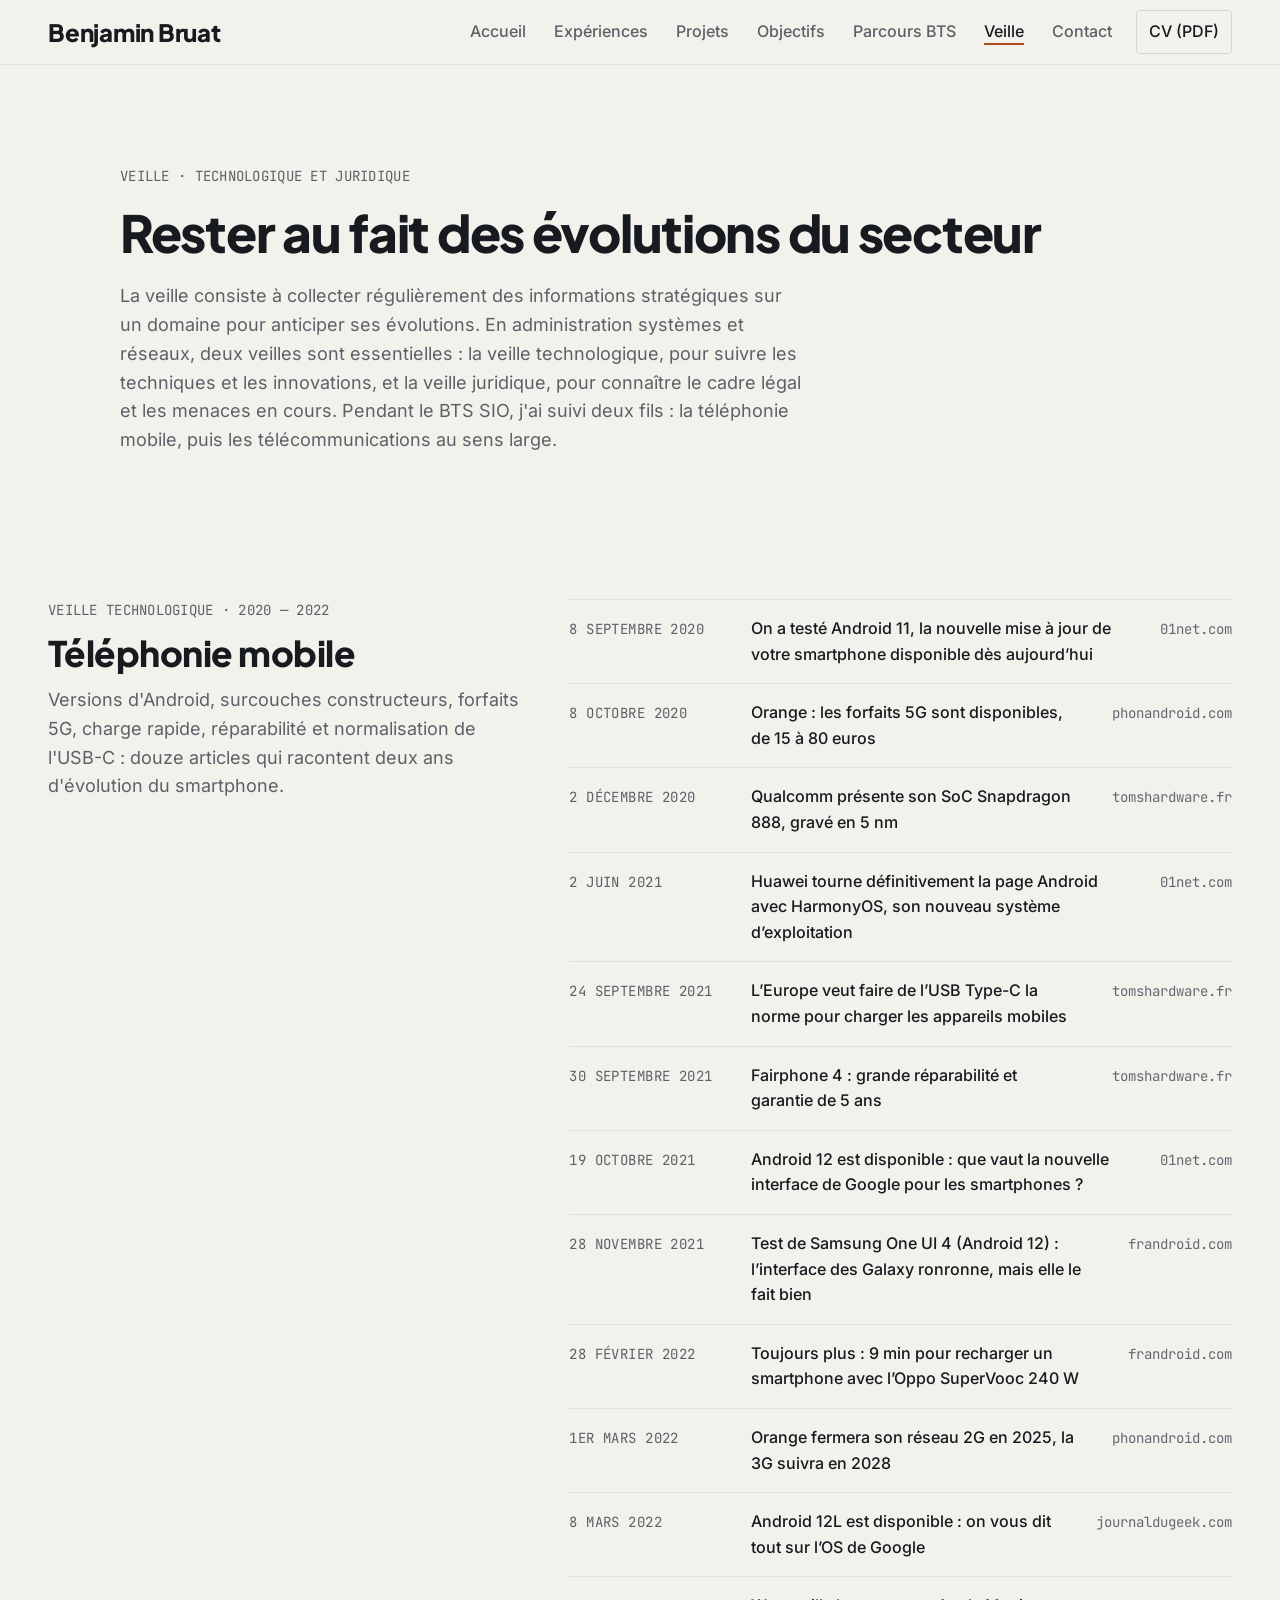
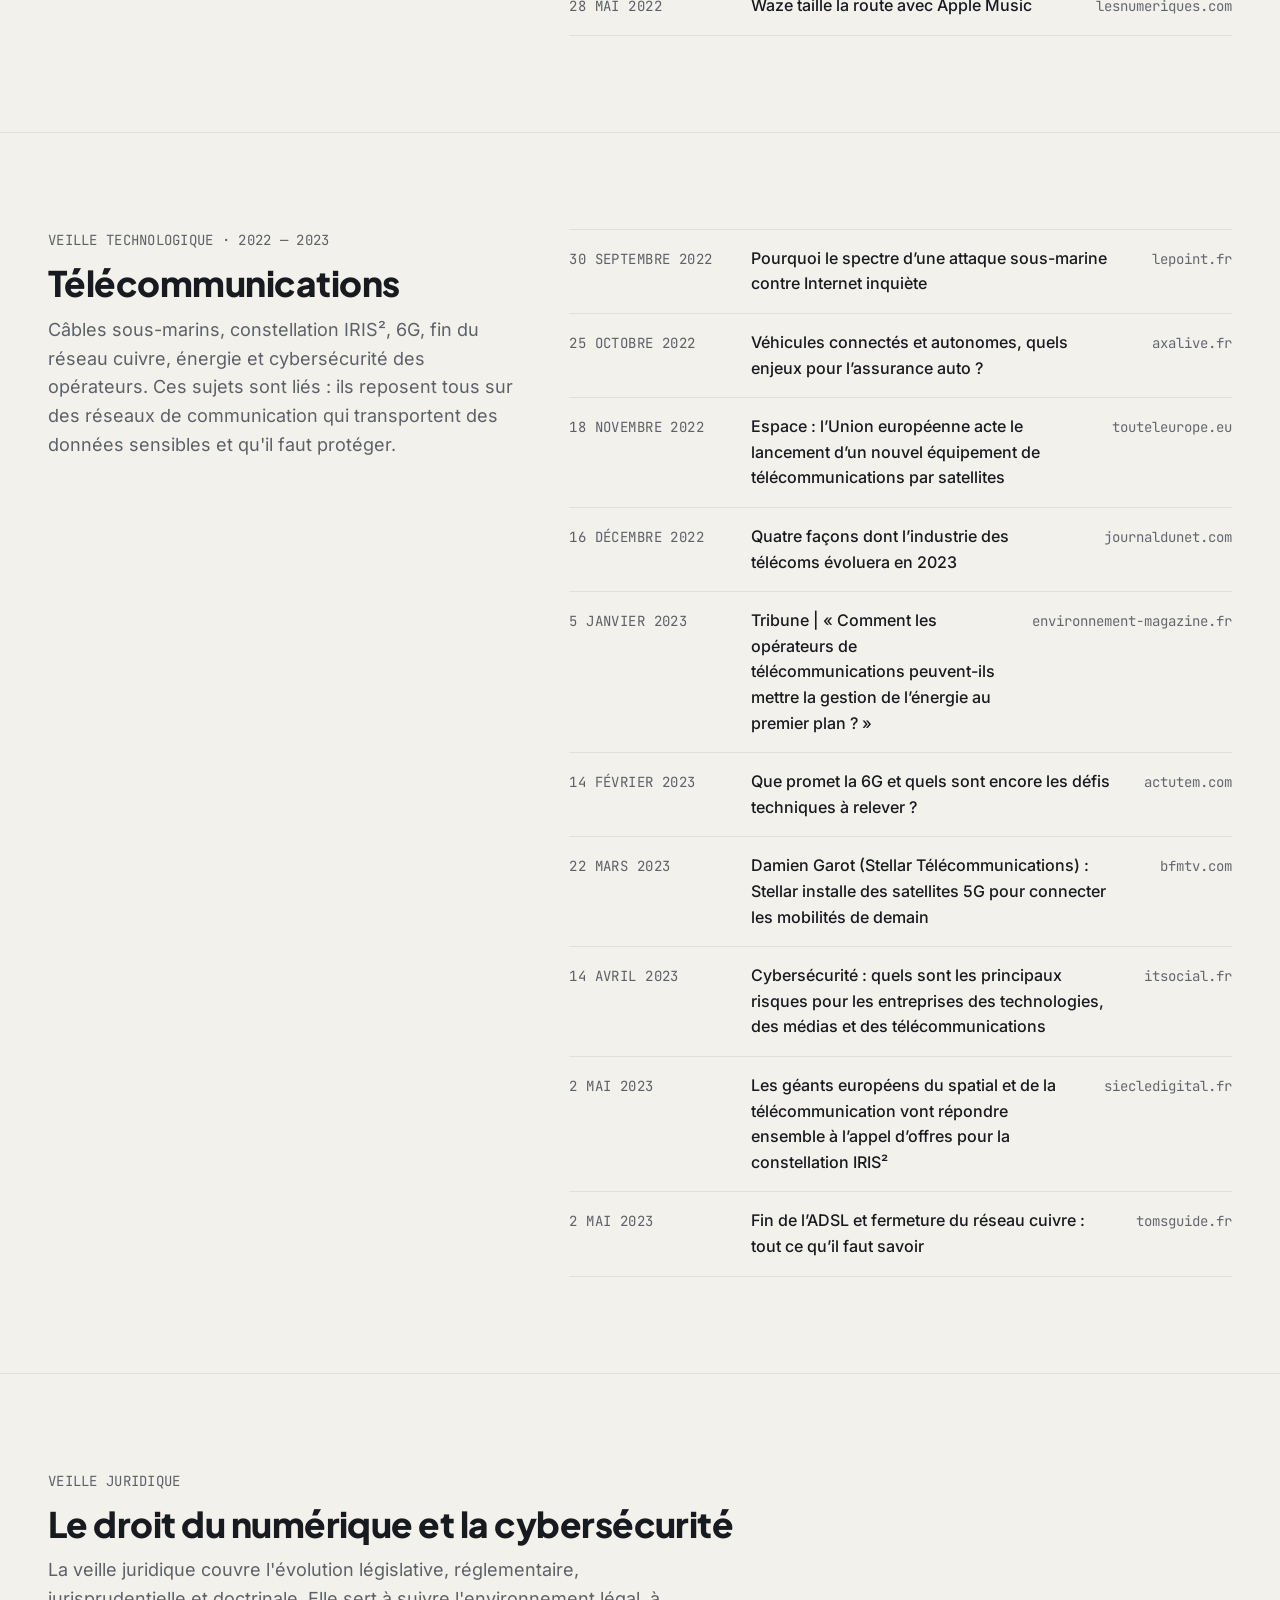
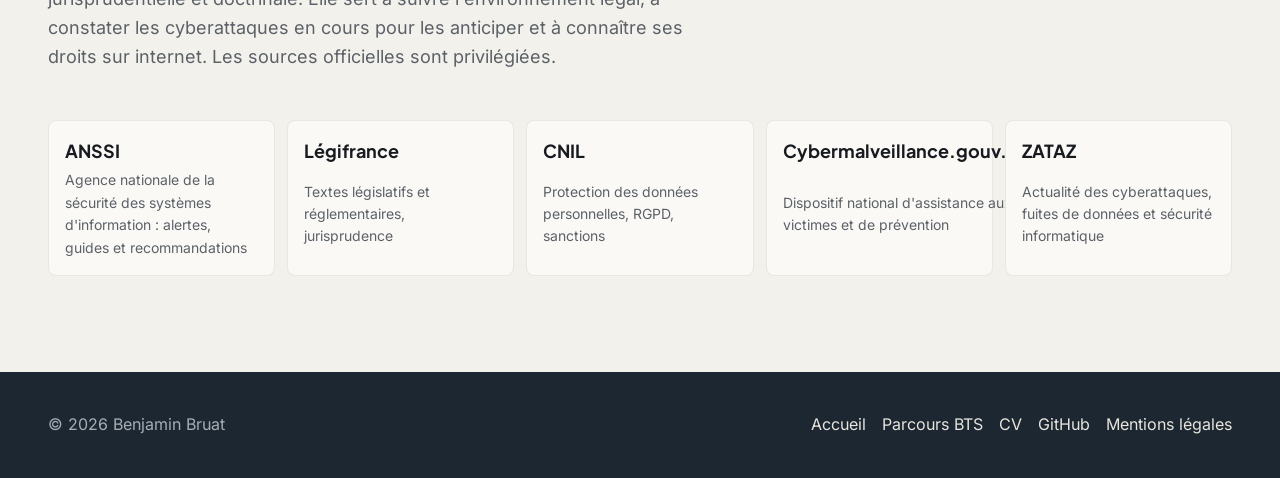
<file: claude/veille.html>
<!doctype html>
<html lang="fr">
<head>
  <meta charset="utf-8" />
  <meta name="viewport" content="width=device-width, initial-scale=1" />
  <title>Veille technologique et juridique — Benjamin Bruat</title>
  <meta name="description" content="Veille technologique sur la téléphonie mobile et les télécommunications, et veille juridique sur la cybersécurité : sources officielles et articles suivis depuis 2020." />
  <link rel="canonical" href="https://ben2557.github.io/veille.html" />
  <meta property="og:type" content="website" />
  <meta property="og:site_name" content="Benjamin Bruat" />
  <meta property="og:locale" content="fr_FR" />
  <meta property="og:title" content="Veille technologique et juridique — Benjamin Bruat" />
  <meta property="og:description" content="Veille technologique sur la téléphonie mobile et les télécommunications, et veille juridique sur la cybersécurité : sources officielles et articles suivis depuis 2020." />
  <meta property="og:url" content="https://ben2557.github.io/veille.html" />
  <meta property="og:image" content="https://ben2557.github.io/assets/img/og-card.jpg" />
  <meta property="og:image:width" content="1200" />
  <meta property="og:image:height" content="630" />
  <meta property="og:image:alt" content="Benjamin Bruat, Ingénieur Systèmes et Réseaux" />
  <meta name="twitter:card" content="summary_large_image" />
  <link rel="icon" href="./assets/img/favicon.svg" type="image/svg+xml" />
  <link rel="preload" href="./assets/fonts/plus-jakarta-sans-latin-wght-normal.woff2" as="font" type="font/woff2" crossorigin />
  <link rel="preload" href="./assets/fonts/inter-latin-wght-normal.woff2" as="font" type="font/woff2" crossorigin />
  <link rel="stylesheet" href="./base.css" />
  <link rel="stylesheet" href="./style.css" />
<meta name="robots" content="noindex, nofollow" />
</head>
<body>
  <a class="skip-link" href="#contenu">Aller au contenu</a>

  <header class="site-header">
    <div class="container site-header__inner">
      <a class="brand" href="./index.html">Benjamin Bruat <small>infra · réseaux · sécurité</small></a>
      <button class="nav-toggle" type="button" aria-expanded="false" aria-controls="nav" aria-label="Ouvrir le menu">
        <svg width="22" height="22" viewBox="0 0 24 24" fill="none" stroke="currentColor" stroke-width="2" stroke-linecap="round"><path d="M4 7h16M4 12h16M4 17h16"/></svg>
      </button>
      <nav class="nav" id="nav" aria-label="Navigation principale">
        <a href="./index.html">Accueil</a>
        <a href="./index.html#experiences">Expériences</a>
        <a href="./index.html#projets">Projets</a>
        <a href="./index.html#objectifs">Objectifs</a>
        <a href="./parcours.html">Parcours BTS</a>
        <a href="./veille.html" aria-current="page">Veille</a>
        <a href="./index.html#contact">Contact</a>
        <a class="nav__cta" href="./assets/docs/cv-benjamin-bruat.pdf" target="_blank" rel="noopener noreferrer">CV (PDF)</a>
      </nav>
    </div>
  </header>

  <main id="contenu">
    <section class="page-head">
      <div class="container container--default">
        <p class="mono">Veille · technologique et juridique</p>
        <h1>Rester au fait des évolutions du secteur</h1>
        <p>La veille consiste à collecter régulièrement des informations stratégiques sur un domaine pour anticiper ses évolutions. En administration systèmes et réseaux, deux veilles sont essentielles : la veille technologique, pour suivre les techniques et les innovations, et la veille juridique, pour connaître le cadre légal et les menaces en cours. Pendant le BTS SIO, j'ai suivi deux fils : la téléphonie mobile, puis les télécommunications au sens large.</p>
      </div>
    </section>

    <section class="section" id="telephonie">
      <div class="container">
        <div class="split">
          <div class="sticky">
            <p class="mono">Veille technologique · 2020 — 2022</p>
            <div class="section-head" style="margin-top: var(--space-3)">
              <h2>Téléphonie mobile</h2>
              <p>Versions d'Android, surcouches constructeurs, forfaits 5G, charge rapide, réparabilité et normalisation de l'USB-C : douze articles qui racontent deux ans d'évolution du smartphone.</p>
            </div>
          </div>
          <div class="watch">
          <a href="https://www.01net.com/actualites/on-a-teste-android-11-la-nouvelle-mise-a-jour-de-votre-smartphone-disponible-des-aujourd-hui-1973614.html" target="_blank" rel="noopener noreferrer"><time datetime="2020-09-08">8 septembre 2020</time><strong>On a testé Android 11, la nouvelle mise à jour de votre smartphone disponible dès aujourd’hui</strong><span class="src">01net.com</span></a>
          <a href="https://www.phonandroid.com/orange-les-forfaits-5g-sont-disponibles-de-15-a-80-euros.html" target="_blank" rel="noopener noreferrer"><time datetime="2020-10-08">8 octobre 2020</time><strong>Orange : les forfaits 5G sont disponibles, de 15 à 80 euros</strong><span class="src">phonandroid.com</span></a>
          <a href="https://www.tomshardware.fr/qualcomm-presente-son-soc-snapdragon-888-grave-en-5-nm/" target="_blank" rel="noopener noreferrer"><time datetime="2020-12-02">2 décembre 2020</time><strong>Qualcomm présente son SoC Snapdragon 888, gravé en 5 nm</strong><span class="src">tomshardware.fr</span></a>
          <a href="https://www.01net.com/actualites/huawei-tourne-definitivement-la-page-android-avec-harmonyos-son-nouveau-systeme-d-exploitation-2043709.html" target="_blank" rel="noopener noreferrer"><time datetime="2021-06-02">2 juin 2021</time><strong>Huawei tourne définitivement la page Android avec HarmonyOS, son nouveau système d’exploitation</strong><span class="src">01net.com</span></a>
          <a href="https://www.tomshardware.fr/leurope-veut-faire-de-lusb-type-c-la-norme-pour-la-charge-des-appareils-mobiles/" target="_blank" rel="noopener noreferrer"><time datetime="2021-09-24">24 septembre 2021</time><strong>L’Europe veut faire de l’USB Type-C la norme pour charger les appareils mobiles</strong><span class="src">tomshardware.fr</span></a>
          <a href="https://www.tomshardware.fr/fairphone-4-grande-reparabilite-et-garantie-de-5-ans/" target="_blank" rel="noopener noreferrer"><time datetime="2021-09-30">30 septembre 2021</time><strong>Fairphone 4 : grande réparabilité et garantie de 5 ans</strong><span class="src">tomshardware.fr</span></a>
          <a href="https://www.01net.com/actualites/android-12-est-disponible-que-vaut-la-nouvelle-interface-de-google-pour-les-smartphones-2049252.html" target="_blank" rel="noopener noreferrer"><time datetime="2021-10-19">19 octobre 2021</time><strong>Android 12 est disponible : que vaut la nouvelle interface de Google pour les smartphones ?</strong><span class="src">01net.com</span></a>
          <a href="https://www.frandroid.com/marques/samsung/1137391_test-de-samsung-one-ui-4-android-12-linterface-des-galaxy-ronronne-mais-elle-le-fait-bien" target="_blank" rel="noopener noreferrer"><time datetime="2021-11-28">28 novembre 2021</time><strong>Test de Samsung One UI 4 (Android 12) : l’interface des Galaxy ronronne, mais elle le fait bien</strong><span class="src">frandroid.com</span></a>
          <a href="https://www.frandroid.com/marques/oppo/1245329_toujours-plus-9-min-pour-recharger-un-smartphone-avec-loppo-supervooc-240-w" target="_blank" rel="noopener noreferrer"><time datetime="2022-02-28">28 février 2022</time><strong>Toujours plus : 9 min pour recharger un smartphone avec l’Oppo SuperVooc 240 W</strong><span class="src">frandroid.com</span></a>
          <a href="https://www.phonandroid.com/orange-fermera-son-reseau-2g-en-2025-la-3g-suivra-en-2028.html" target="_blank" rel="noopener noreferrer"><time datetime="2022-03-01">1er mars 2022</time><strong>Orange fermera son réseau 2G en 2025, la 3G suivra en 2028</strong><span class="src">phonandroid.com</span></a>
          <a href="https://www.journaldugeek.com/2022/03/08/android-12l-est-disponible-on-vous-dit-tout-sur-los-de-google/" target="_blank" rel="noopener noreferrer"><time datetime="2022-03-08">8 mars 2022</time><strong>Android 12L est disponible : on vous dit tout sur l’OS de Google</strong><span class="src">journaldugeek.com</span></a>
          <a href="https://www.lesnumeriques.com/voiture/waze-taille-la-route-avec-apple-music-n183845.html" target="_blank" rel="noopener noreferrer"><time datetime="2022-05-28">28 mai 2022</time><strong>Waze taille la route avec Apple Music</strong><span class="src">lesnumeriques.com</span></a>
          </div>
        </div>
      </div>
    </section>

    <section class="section" id="telecoms">
      <div class="container">
        <div class="split">
          <div class="sticky">
            <p class="mono">Veille technologique · 2022 — 2023</p>
            <div class="section-head" style="margin-top: var(--space-3)">
              <h2>Télécommunications</h2>
              <p>Câbles sous-marins, constellation IRIS², 6G, fin du réseau cuivre, énergie et cybersécurité des opérateurs. Ces sujets sont liés : ils reposent tous sur des réseaux de communication qui transportent des données sensibles et qu'il faut protéger.</p>
            </div>
          </div>
          <div class="watch">
          <a href="https://www.lepoint.fr/high-tech-internet/pourquoi-le-spectre-d-une-attaque-sous-marine-contre-internet-inquiete-30-09-2022-2491887_47.php" target="_blank" rel="noopener noreferrer"><time datetime="2022-09-30">30 septembre 2022</time><strong>Pourquoi le spectre d’une attaque sous-marine contre Internet inquiète</strong><span class="src">lepoint.fr</span></a>
          <a href="https://axalive.fr/article/livre-blanc-auto-vehicules-connectes-autonomes" target="_blank" rel="noopener noreferrer"><time datetime="2022-10-25">25 octobre 2022</time><strong>Véhicules connectés et autonomes, quels enjeux pour l’assurance auto ?</strong><span class="src">axalive.fr</span></a>
          <a href="https://www.touteleurope.eu/economie-et-social/espace-l-union-europeenne-acte-le-lancement-d-un-nouvel-equipement-de-telecommunications-par-satellites/" target="_blank" rel="noopener noreferrer"><time datetime="2022-11-18">18 novembre 2022</time><strong>Espace : l’Union européenne acte le lancement d’un nouvel équipement de télécommunications par satellites</strong><span class="src">touteleurope.eu</span></a>
          <a href="https://www.journaldunet.com/ebusiness/telecoms-fai/1517803-quatre-facons-dont-l-industrie-des-telecoms-evoluera-en-2023/" target="_blank" rel="noopener noreferrer"><time datetime="2022-12-16">16 décembre 2022</time><strong>Quatre façons dont l’industrie des télécoms évoluera en 2023</strong><span class="src">journaldunet.com</span></a>
          <a href="https://www.environnement-magazine.fr/politiques/article/2023/01/05/142157/tribune-comment-les-operateurs-telecommunications-peuventils-mettre-gestion-energie-premier-plan" target="_blank" rel="noopener noreferrer"><time datetime="2023-01-05">5 janvier 2023</time><strong>Tribune | « Comment les opérateurs de télécommunications peuvent-ils mettre la gestion de l’énergie au premier plan ? »</strong><span class="src">environnement-magazine.fr</span></a>
          <a href="https://www.actutem.com/que-promet-la-6g-et-quels-sont-encore-les-defis-techniques-a-relever/" target="_blank" rel="noopener noreferrer"><time datetime="2023-02-14">14 février 2023</time><strong>Que promet la 6G et quels sont encore les défis techniques à relever ?</strong><span class="src">actutem.com</span></a>
          <a href="https://www.bfmtv.com/economie/replay-emissions/tech-and-co/damien-garot-stellar-telecommunications-stellar-installe-des-satellites-5g-pour-connecter-les-mobilites-de-demain-22-03_VN-202303230037.html" target="_blank" rel="noopener noreferrer"><time datetime="2023-03-22">22 mars 2023</time><strong>Damien Garot (Stellar Télécommunications) : Stellar installe des satellites 5G pour connecter les mobilités de demain</strong><span class="src">bfmtv.com</span></a>
          <a href="https://itsocial.fr/enjeux-it/enjeux-strategie/transformation-digitale/cybersecurite-quels-sont-les-principaux-risques-pour-les-entreprises-des-technologies-des-medias-et-des-telecommunications/#:~:text=Parmi%20les%20cons%C3%A9quences%2C%20la%20d%C3%A9faillance,retards%20dans%20les%20processus%20supports." target="_blank" rel="noopener noreferrer"><time datetime="2023-04-14">14 avril 2023</time><strong>Cybersécurité : quels sont les principaux risques pour les entreprises des technologies, des médias et des télécommunications</strong><span class="src">itsocial.fr</span></a>
          <a href="https://siecledigital.fr/2023/05/02/les-geants-europeens-du-spatial-et-de-la-telecommunication-vont-repondre-ensemble-a-lappel-doffres-pour-la-constellation-iris%C2%B2/" target="_blank" rel="noopener noreferrer"><time datetime="2023-05-02">2 mai 2023</time><strong>Les géants européens du spatial et de la télécommunication vont répondre ensemble à l’appel d’offres pour la constellation IRIS²</strong><span class="src">siecledigital.fr</span></a>
          <a href="https://www.tomsguide.fr/adsl-et-fermeture-du-reseau-cuivre-ce-que-cela-signifie-pour-les-consommateurs/" target="_blank" rel="noopener noreferrer"><time datetime="2023-05-02">2 mai 2023</time><strong>Fin de l’ADSL et fermeture du réseau cuivre : tout ce qu’il faut savoir</strong><span class="src">tomsguide.fr</span></a>
          </div>
        </div>
      </div>
    </section>

    <section class="section" id="juridique">
      <div class="container">
        <p class="mono">Veille juridique</p>
        <div class="section-head" style="margin-top: var(--space-3)">
          <h2>Le droit du numérique et la cybersécurité</h2>
          <p>La veille juridique couvre l'évolution législative, réglementaire, jurisprudentielle et doctrinale. Elle sert à suivre l'environnement légal, à constater les cyberattaques en cours pour les anticiper et à connaître ses droits sur internet. Les sources officielles sont privilégiées.</p>
        </div>
        <div class="sources">
          <a href="https://cyber.gouv.fr/" target="_blank" rel="noopener noreferrer"><strong>ANSSI</strong><span>Agence nationale de la sécurité des systèmes d'information : alertes, guides et recommandations</span></a>
          <a href="https://www.legifrance.gouv.fr/" target="_blank" rel="noopener noreferrer"><strong>Légifrance</strong><span>Textes législatifs et réglementaires, jurisprudence</span></a>
          <a href="https://www.cnil.fr/" target="_blank" rel="noopener noreferrer"><strong>CNIL</strong><span>Protection des données personnelles, RGPD, sanctions</span></a>
          <a href="https://www.cybermalveillance.gouv.fr/" target="_blank" rel="noopener noreferrer"><strong>Cybermalveillance.gouv.fr</strong><span>Dispositif national d'assistance aux victimes et de prévention</span></a>
          <a href="https://www.zataz.com/" target="_blank" rel="noopener noreferrer"><strong>ZATAZ</strong><span>Actualité des cyberattaques, fuites de données et sécurité informatique</span></a>
        </div>
      </div>
    </section>
  </main>

  <footer class="site-footer">
    <div class="container site-footer__inner">
      <span>© <span data-year>2026</span> Benjamin Bruat</span>
      <nav aria-label="Pied de page">
        <a href="./index.html">Accueil</a>
        <a href="./parcours.html">Parcours BTS</a>
        <a href="./assets/docs/cv-benjamin-bruat.pdf" target="_blank" rel="noopener noreferrer">CV</a>
        <a href="https://github.com/Ben2557" target="_blank" rel="noopener noreferrer">GitHub</a>
        <a href="./mentions-legales.html">Mentions légales</a>
      </nav>
    </div>
  </footer>

  <script src="./app.js" defer></script>
</body>
</html>
</file>
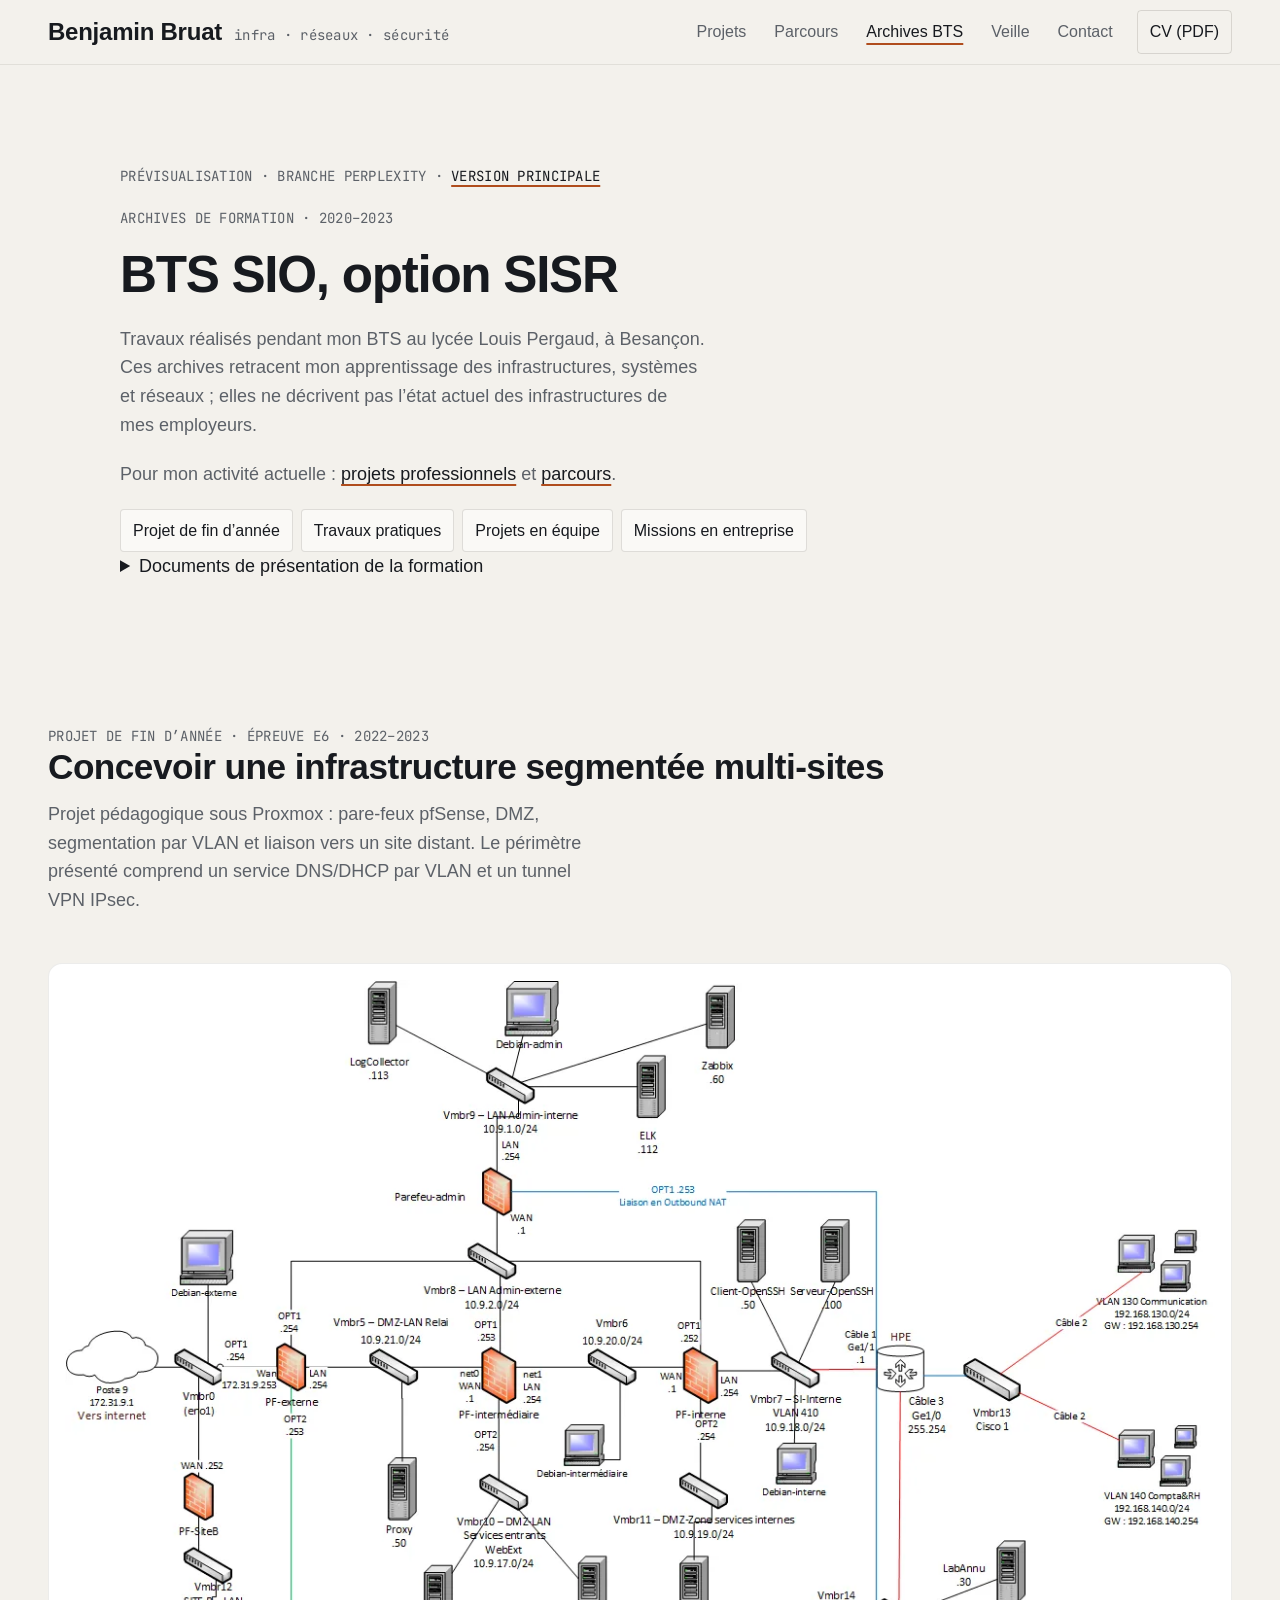
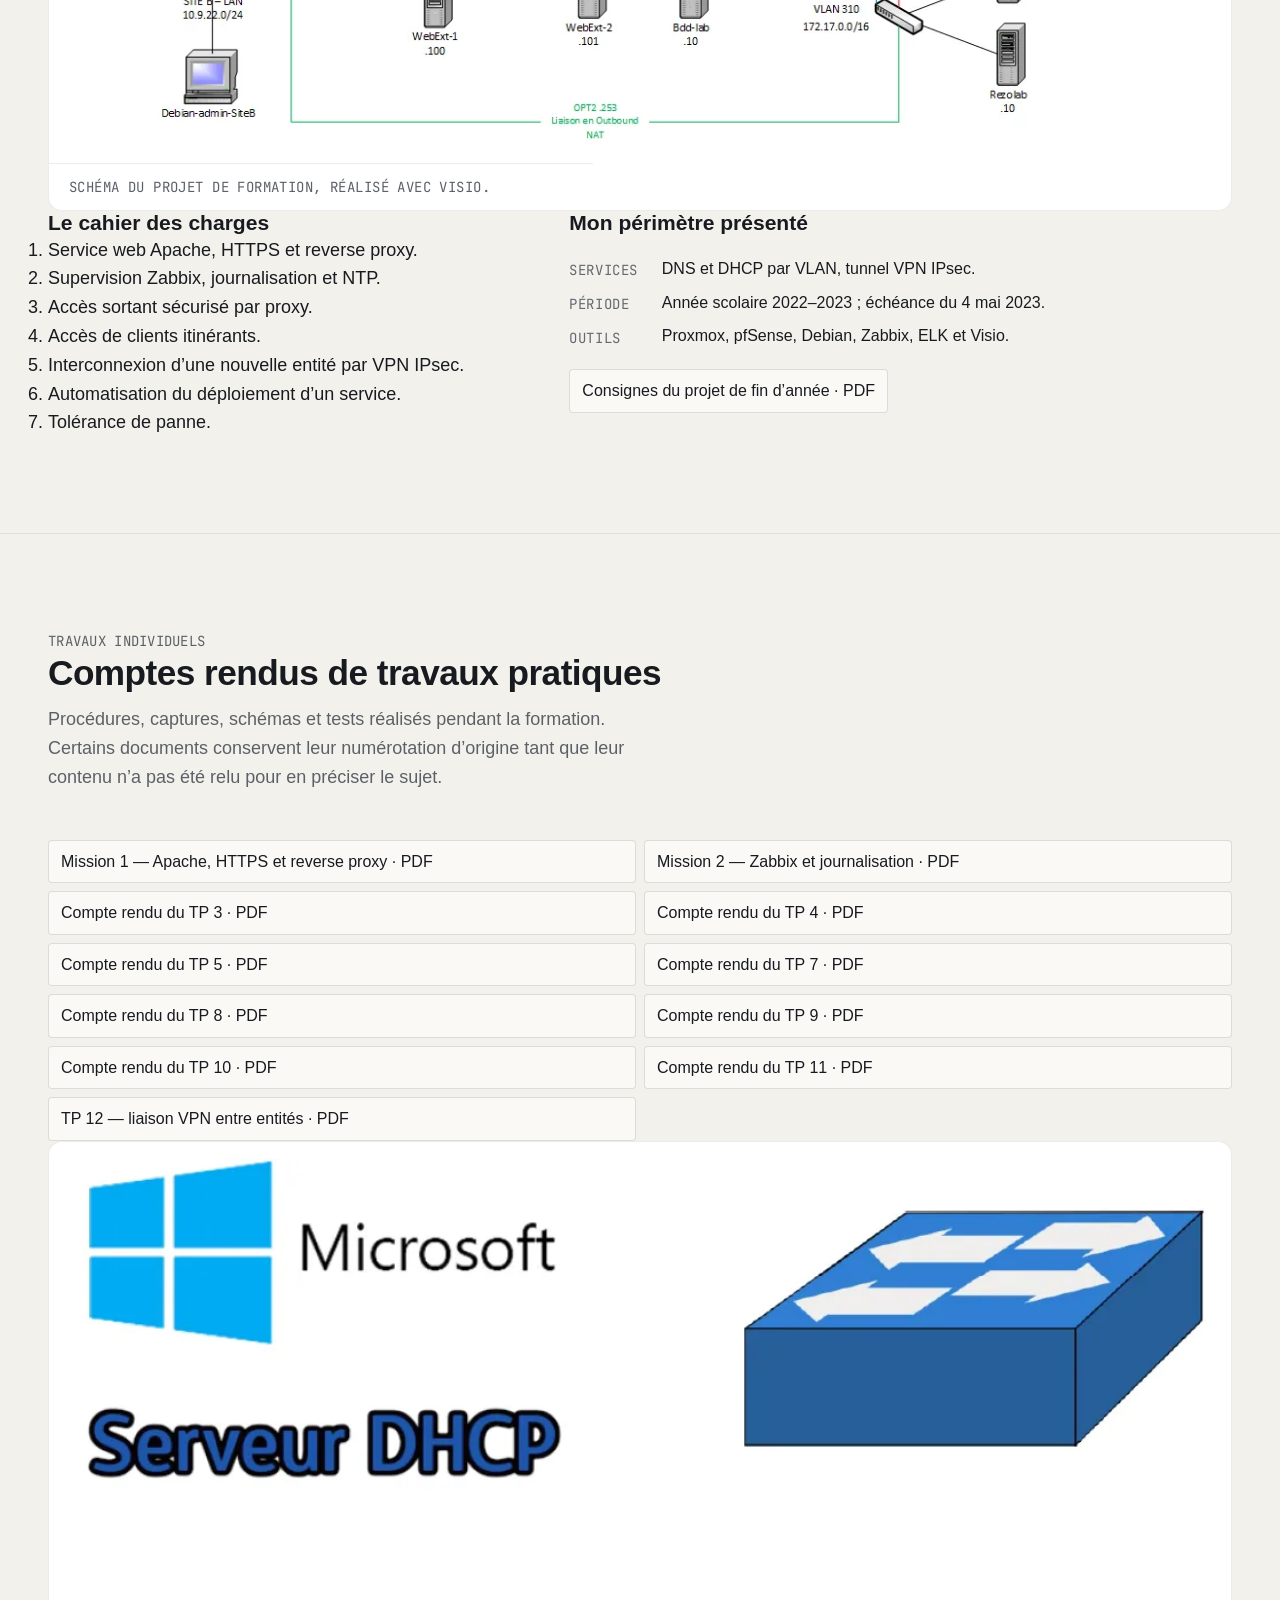
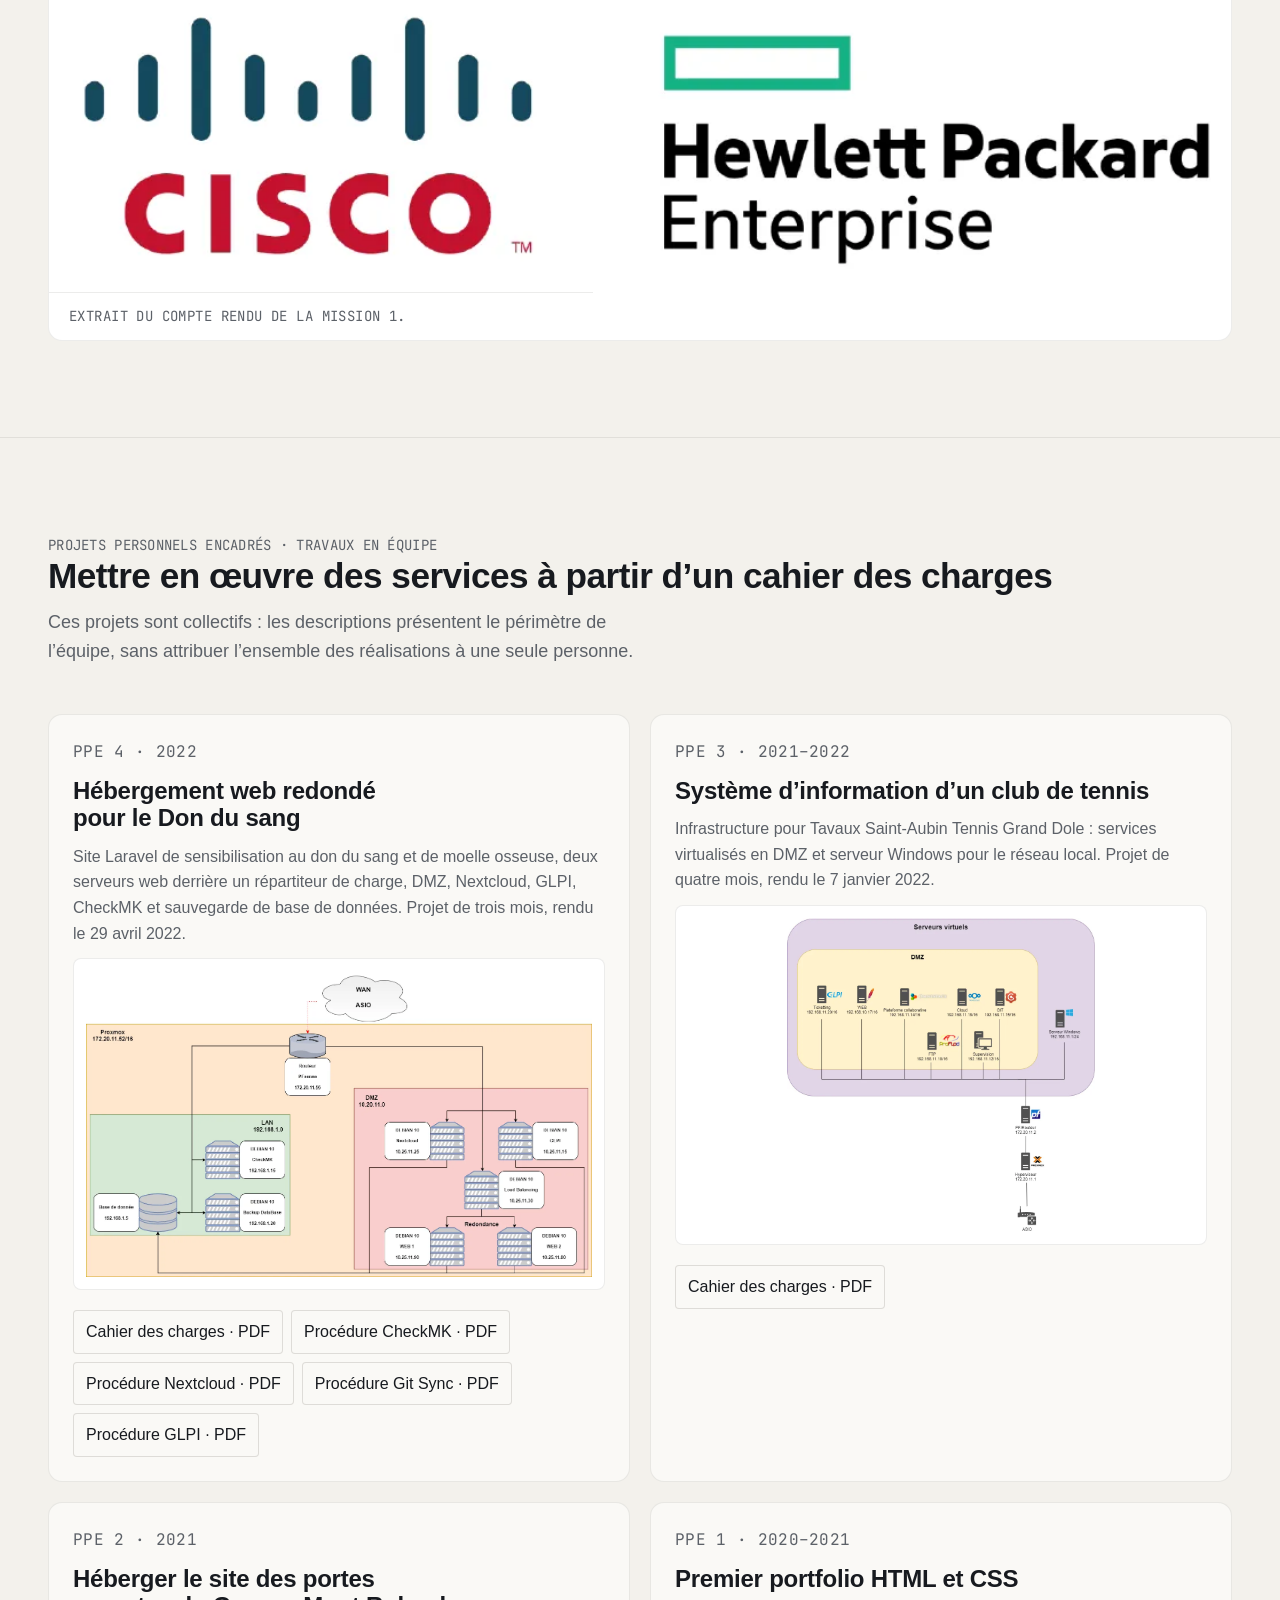
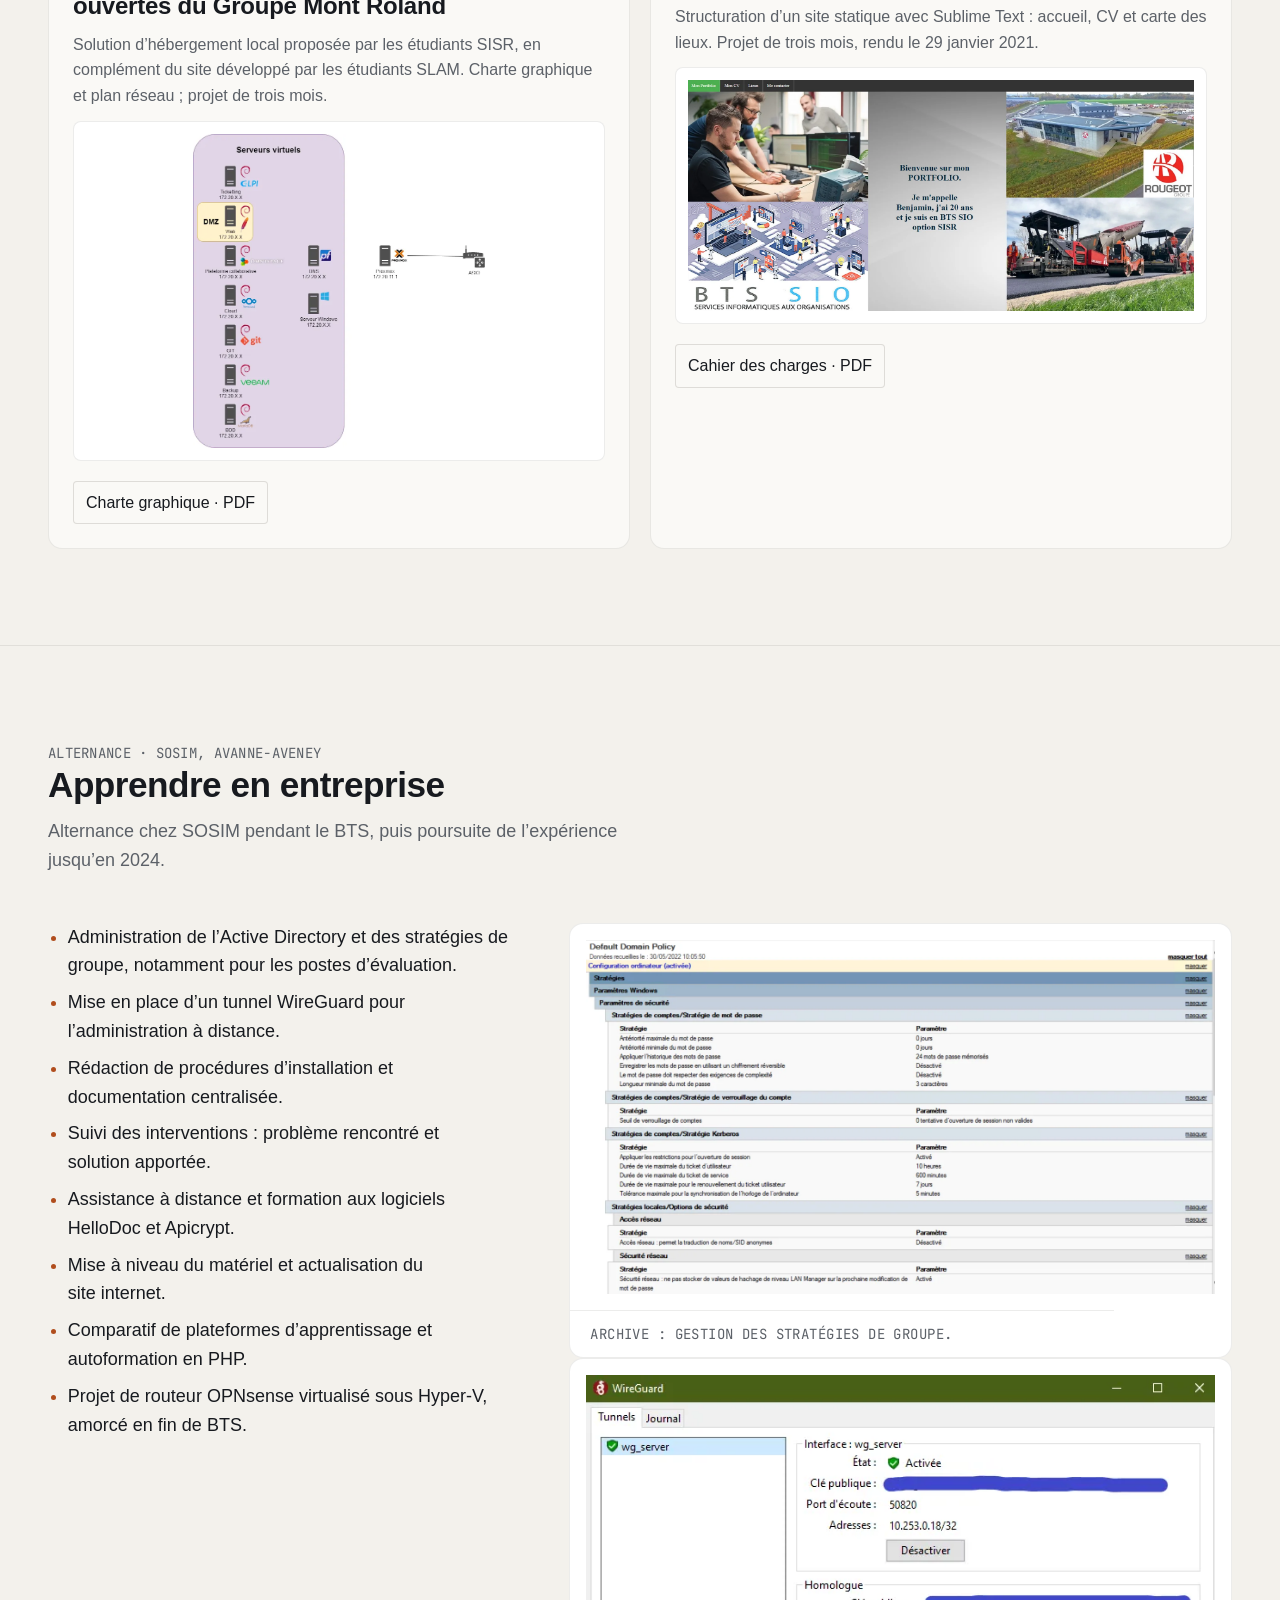
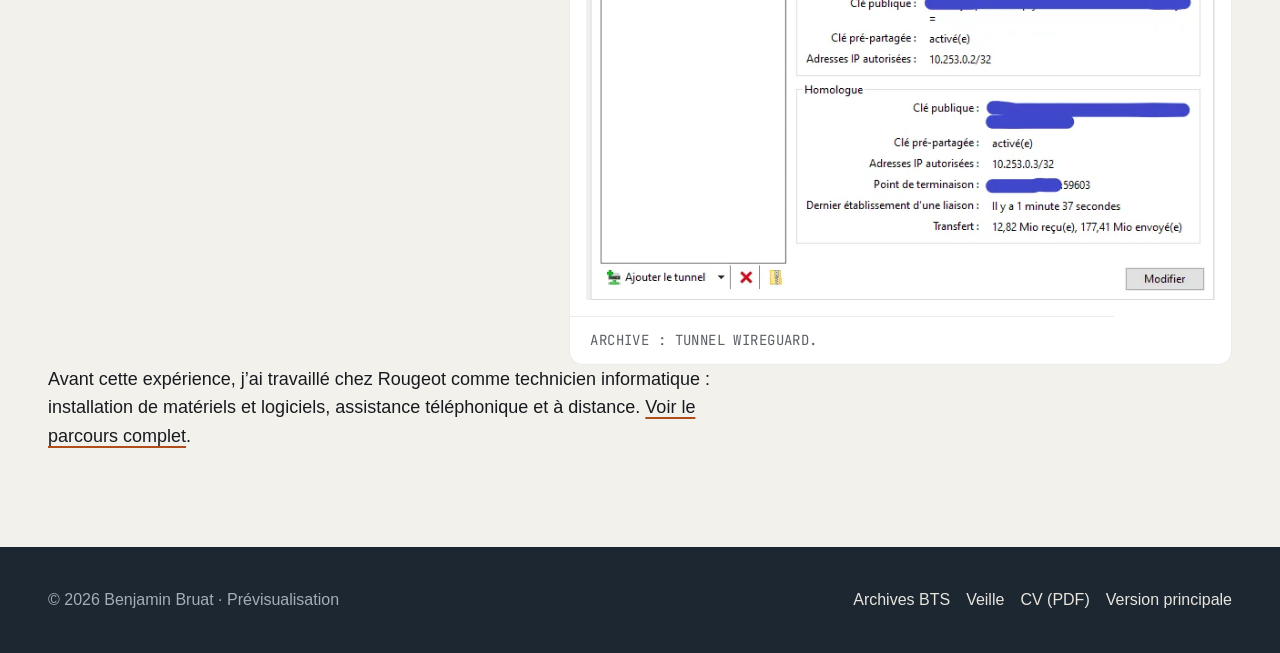
<file: perplexity/parcours.html>
<!doctype html>
<html lang="fr">
<head>
<meta charset="utf-8" />
<meta name="viewport" content="width=device-width, initial-scale=1" />
<title>Archives BTS SIO — Benjamin Bruat</title>
<meta name="description" content="Archives de formation BTS SIO SISR (2020–2023) : infrastructure, projets en équipe, comptes rendus et missions chez SOSIM." />
<meta name="robots" content="noindex, nofollow" />
<link rel="icon" href="./assets/img/favicon.svg" type="image/svg+xml" />
<link rel="preconnect" href="https://api.fontshare.com" crossorigin />
<link rel="preconnect" href="https://fonts.googleapis.com" />
<link rel="preconnect" href="https://fonts.gstatic.com" crossorigin />
<link href="https://api.fontshare.com/v2/css?f[]=cabinet-grotesk@700,800&amp;f[]=satoshi@400,500,700&amp;display=swap" rel="stylesheet" />
<link href="https://fonts.googleapis.com/css2?family=JetBrains+Mono:wght@400;500&amp;display=swap" rel="stylesheet" />
<link rel="stylesheet" href="./base.css" />
<link rel="stylesheet" href="./style.css" />
<meta name="robots" content="noindex, nofollow" />
</head>
<body>
<a class="skip-link" href="#contenu">Aller au contenu</a>
<header class="site-header"><div class="container site-header__inner">
<a class="brand" href="./index.html">Benjamin Bruat <small>infra · réseaux · sécurité</small></a>
<button class="nav-toggle" type="button" aria-expanded="false" aria-controls="nav" aria-label="Ouvrir le menu"><svg width="22" height="22" viewBox="0 0 24 24" fill="none" stroke="currentColor" stroke-width="2" aria-hidden="true"><path d="M4 7h16M4 12h16M4 17h16"/></svg></button>
<nav class="nav" id="nav" aria-label="Navigation principale"><a href="./index.html#projets">Projets</a><a href="./index.html#experiences">Parcours</a><a href="./parcours.html" aria-current="page">Archives BTS</a><a href="./veille.html">Veille</a><a href="./index.html#contact">Contact</a><a class="nav__cta" href="./assets/docs/cv-benjamin-bruat.pdf" target="_blank" rel="noopener noreferrer">CV (PDF)</a></nav>
</div></header>
<main id="contenu">
<section class="page-head"><div class="container container--default">
<p class="mono">Prévisualisation · branche perplexity · <a class="link" href="https://ben2557.github.io/">Version principale</a></p>
<p class="mono">Archives de formation · 2020–2023</p><h1>BTS SIO, option SISR</h1>
<p>Travaux réalisés pendant mon BTS au lycée Louis Pergaud, à Besançon. Ces archives retracent mon apprentissage des infrastructures, systèmes et réseaux ; elles ne décrivent pas l’état actuel des infrastructures de mes employeurs.</p>
<p>Pour mon activité actuelle : <a class="link" href="./index.html#projets">projets professionnels</a> et <a class="link" href="./index.html#experiences">parcours</a>.</p>
<nav class="docs" aria-label="Sommaire des archives BTS"><a class="doc-link" href="#dossier">Projet de fin d’année</a><a class="doc-link" href="#tp">Travaux pratiques</a><a class="doc-link" href="#ppe">Projets en équipe</a><a class="doc-link" href="#entreprise">Missions en entreprise</a></nav>
<details><summary>Documents de présentation de la formation</summary><div class="docs"><a class="doc-link" href="./assets/docs/llp_bts-sio-double.pdf">Plaquette du BTS SIO · PDF</a><a class="doc-link" href="./assets/docs/bts-sio_f1643216044.pdf">Référentiel BTS SIO · PDF</a></div></details>
</div></section>
<section class="section" id="dossier"><div class="container"><p class="mono">Projet de fin d’année · épreuve E6 · 2022–2023</p><div class="section-head"><h2>Concevoir une infrastructure segmentée multi-sites</h2><p>Projet pédagogique sous Proxmox : pare-feux pfSense, DMZ, segmentation par VLAN et liaison vers un site distant. Le périmètre présenté comprend un service DNS/DHCP par VLAN et un tunnel VPN IPsec.</p></div>
<figure class="figure"><img src="./assets/img/schema-annexe7.webp" width="1183" height="789" loading="lazy" decoding="async" alt="Architecture pédagogique : pare-feux pfSense, DMZ, VLAN, site distant relié par VPN et supervision" /><figcaption>Schéma du projet de formation, réalisé avec Visio.</figcaption></figure>
<div class="split"><div><h3>Le cahier des charges</h3><ol><li>Service web Apache, HTTPS et reverse proxy.</li><li>Supervision Zabbix, journalisation et NTP.</li><li>Accès sortant sécurisé par proxy.</li><li>Accès de clients itinérants.</li><li>Interconnexion d’une nouvelle entité par VPN IPsec.</li><li>Automatisation du déploiement d’un service.</li><li>Tolérance de panne.</li></ol></div><div><h3>Mon périmètre présenté</h3><dl class="spec"><dt>Services</dt><dd>DNS et DHCP par VLAN, tunnel VPN IPsec.</dd><dt>Période</dt><dd>Année scolaire 2022–2023 ; échéance du 4 mai 2023.</dd><dt>Outils</dt><dd>Proxmox, pfSense, Debian, Zabbix, ELK et Visio.</dd></dl><div class="docs"><a class="doc-link" href="./assets/docs/1-dossiers-fin-dannee.pdf">Consignes du projet de fin d’année · PDF</a></div></div></div></div></section>
<section class="section" id="tp"><div class="container"><p class="mono">Travaux individuels</p><div class="section-head"><h2>Comptes rendus de travaux pratiques</h2><p>Procédures, captures, schémas et tests réalisés pendant la formation. Certains documents conservent leur numérotation d’origine tant que leur contenu n’a pas été relu pour en préciser le sujet.</p></div><div class="tp-list">
<a class="doc-link" href="./assets/docs/compte-rendu-mission-1-4.pdf">Mission 1 — Apache, HTTPS et reverse proxy · PDF</a>
<a class="doc-link" href="./assets/docs/compte-rendu-mission-2.pdf">Mission 2 — Zabbix et journalisation · PDF</a>
<a class="doc-link" href="./assets/docs/compte-rendu-tp3.pdf">Compte rendu du TP 3 · PDF</a>
<a class="doc-link" href="./assets/docs/compte-rendu-tp4.pdf">Compte rendu du TP 4 · PDF</a>
<a class="doc-link" href="./assets/docs/compte-rendu-tp5.pdf">Compte rendu du TP 5 · PDF</a>
<a class="doc-link" href="./assets/docs/compte-rendu-tp7.pdf">Compte rendu du TP 7 · PDF</a>
<a class="doc-link" href="./assets/docs/compte-rendu-tp8.pdf">Compte rendu du TP 8 · PDF</a>
<a class="doc-link" href="./assets/docs/compte-rendu-tp9.pdf">Compte rendu du TP 9 · PDF</a>
<a class="doc-link" href="./assets/docs/compte-rendu-tp10.pdf">Compte rendu du TP 10 · PDF</a>
<a class="doc-link" href="./assets/docs/compte-rendu-tp11.pdf">Compte rendu du TP 11 · PDF</a>
<a class="doc-link" href="./assets/docs/compte-rendu-tp12.pdf">TP 12 — liaison VPN entre entités · PDF</a>
</div><figure class="figure"><img src="./assets/img/tp-mission1.webp" width="1004" height="627" loading="lazy" decoding="async" alt="Extrait du compte rendu de la mission sur le service web" /><figcaption>Extrait du compte rendu de la mission 1.</figcaption></figure></div></section>
<section class="section" id="ppe"><div class="container"><p class="mono">Projets personnels encadrés · travaux en équipe</p><div class="section-head"><h2>Mettre en œuvre des services à partir d’un cahier des charges</h2><p>Ces projets sont collectifs : les descriptions présentent le périmètre de l’équipe, sans attribuer l’ensemble des réalisations à une seule personne.</p></div><div class="cards">
<article class="card"><p class="mono">PPE 4 · 2022</p><h3>Hébergement web redondé pour le Don du sang</h3><p>Site Laravel de sensibilisation au don du sang et de moelle osseuse, deux serveurs web derrière un répartiteur de charge, DMZ, Nextcloud, GLPI, CheckMK et sauvegarde de base de données. Projet de trois mois, rendu le 29 avril 2022.</p><img src="./assets/img/schema-ppe4.webp" width="1341" height="811" loading="lazy" decoding="async" alt="Schéma pédagogique du PPE 4 avec DMZ et serveurs web redondés" /><div class="docs"><a class="doc-link" href="./assets/docs/cahierdeschargesppe-ppe4.pdf">Cahier des charges · PDF</a><a class="doc-link" href="./assets/docs/checkmk-2.pdf">Procédure CheckMK · PDF</a><a class="doc-link" href="./assets/docs/nextcloud.pdf">Procédure Nextcloud · PDF</a><a class="doc-link" href="./assets/docs/gitsync.pdf">Procédure Git Sync · PDF</a><a class="doc-link" href="./assets/docs/glpi.pdf">Procédure GLPI · PDF</a></div></article>
<article class="card"><p class="mono">PPE 3 · 2021–2022</p><h3>Système d’information d’un club de tennis</h3><p>Infrastructure pour Tavaux Saint-Aubin Tennis Grand Dole : services virtualisés en DMZ et serveur Windows pour le réseau local. Projet de quatre mois, rendu le 7 janvier 2022.</p><img src="./assets/img/schema-ppe3.webp" width="922" height="940" loading="lazy" decoding="async" alt="Schéma du PPE 3 : services virtualisés en DMZ et réseau local" /><div class="docs"><a class="doc-link" href="./assets/docs/cahier-des-charges-ppe-3.pdf">Cahier des charges · PDF</a></div></article>
<article class="card"><p class="mono">PPE 2 · 2021</p><h3>Héberger le site des portes ouvertes du Groupe Mont Roland</h3><p>Solution d’hébergement local proposée par les étudiants SISR, en complément du site développé par les étudiants SLAM. Charte graphique et plan réseau ; projet de trois mois.</p><img src="./assets/img/plan-ppe2.webp" width="736" height="791" loading="lazy" decoding="async" alt="Plan réseau du projet d’hébergement des portes ouvertes" /><div class="docs"><a class="doc-link" href="./assets/docs/charte-graphique-ppe-3.pdf">Charte graphique · PDF</a></div></article>
<article class="card"><p class="mono">PPE 1 · 2020–2021</p><h3>Premier portfolio HTML et CSS</h3><p>Structuration d’un site statique avec Sublime Text : accueil, CV et carte des lieux. Projet de trois mois, rendu le 29 janvier 2021.</p><img src="./assets/img/ppe1-portfolio.webp" width="1600" height="730" loading="lazy" decoding="async" alt="Capture du premier portfolio réalisé pendant la formation" /><div class="docs"><a class="doc-link" href="./assets/docs/cahier-des-charges-du-portfolio.pdf">Cahier des charges · PDF</a></div></article>
</div></div></section>
<section class="section" id="entreprise"><div class="container"><p class="mono">Alternance · SOSIM, Avanne-Aveney</p><div class="section-head"><h2>Apprendre en entreprise</h2><p>Alternance chez SOSIM pendant le BTS, puis poursuite de l’expérience jusqu’en 2024.</p></div><div class="split"><div class="prose"><ul><li>Administration de l’Active Directory et des stratégies de groupe, notamment pour les postes d’évaluation.</li><li>Mise en place d’un tunnel WireGuard pour l’administration à distance.</li><li>Rédaction de procédures d’installation et documentation centralisée.</li><li>Suivi des interventions : problème rencontré et solution apportée.</li><li>Assistance à distance et formation aux logiciels HelloDoc et Apicrypt.</li><li>Mise à niveau du matériel et actualisation du site internet.</li><li>Comparatif de plateformes d’apprentissage et autoformation en PHP.</li><li>Projet de routeur OPNsense virtualisé sous Hyper-V, amorcé en fin de BTS.</li></ul></div><div><figure class="figure"><img src="./assets/img/gpo.webp" width="1462" height="824" loading="lazy" decoding="async" alt="Console de gestion des stratégies de groupe Windows Server" /><figcaption>Archive : gestion des stratégies de groupe.</figcaption></figure><figure class="figure"><img src="./assets/img/wireguard.webp" width="691" height="577" loading="lazy" decoding="async" alt="Capture historique de la configuration WireGuard" /><figcaption>Archive : tunnel WireGuard.</figcaption></figure></div></div><p>Avant cette expérience, j’ai travaillé chez Rougeot comme technicien informatique : installation de matériels et logiciels, assistance téléphonique et à distance. <a class="link" href="./index.html#experiences">Voir le parcours complet</a>.</p></div></section>
</main>
<footer class="site-footer"><div class="container site-footer__inner"><span>© <span data-year>2026</span> Benjamin Bruat · Prévisualisation</span><nav aria-label="Pied de page"><a href="./parcours.html" aria-current="page">Archives BTS</a><a href="./veille.html">Veille</a><a href="./assets/docs/cv-benjamin-bruat.pdf">CV (PDF)</a><a href="https://ben2557.github.io/">Version principale</a></nav></div></footer>
<script src="./app.js" defer></script>
</body>
</html>
</file>
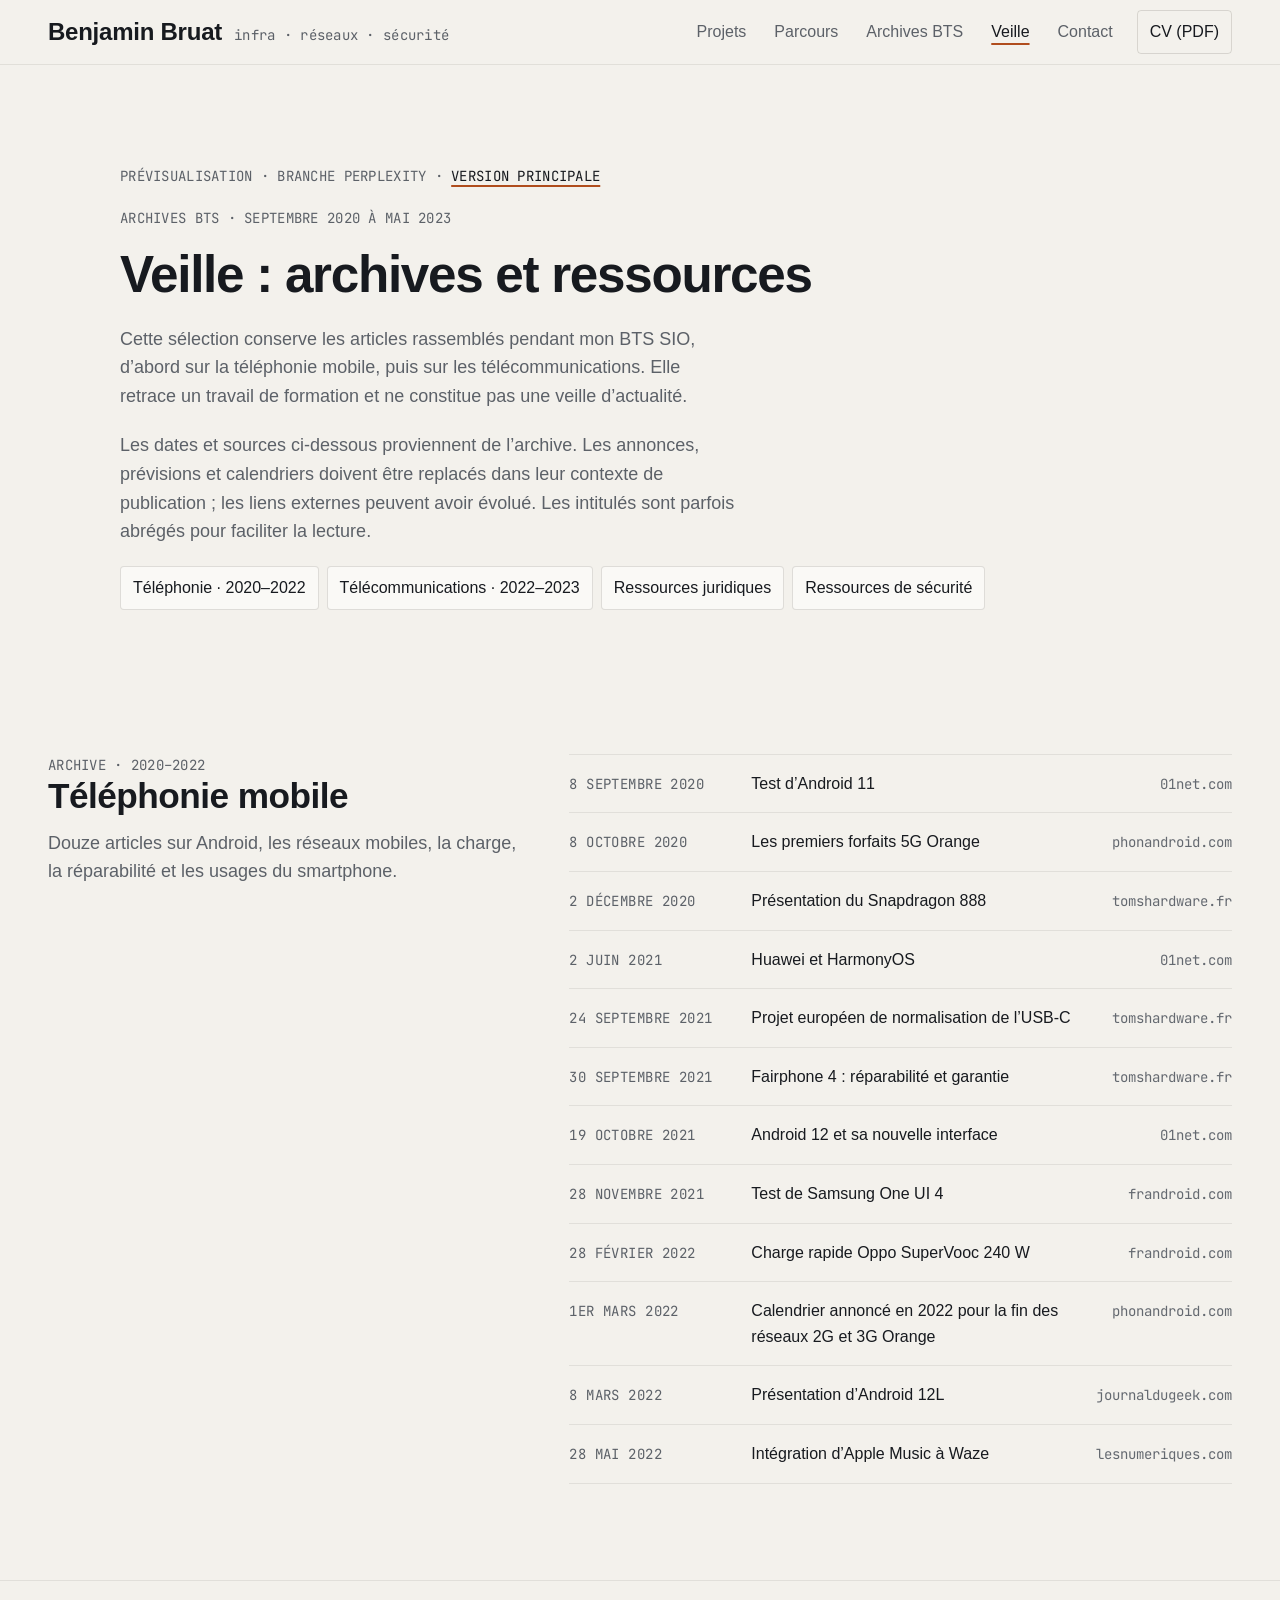
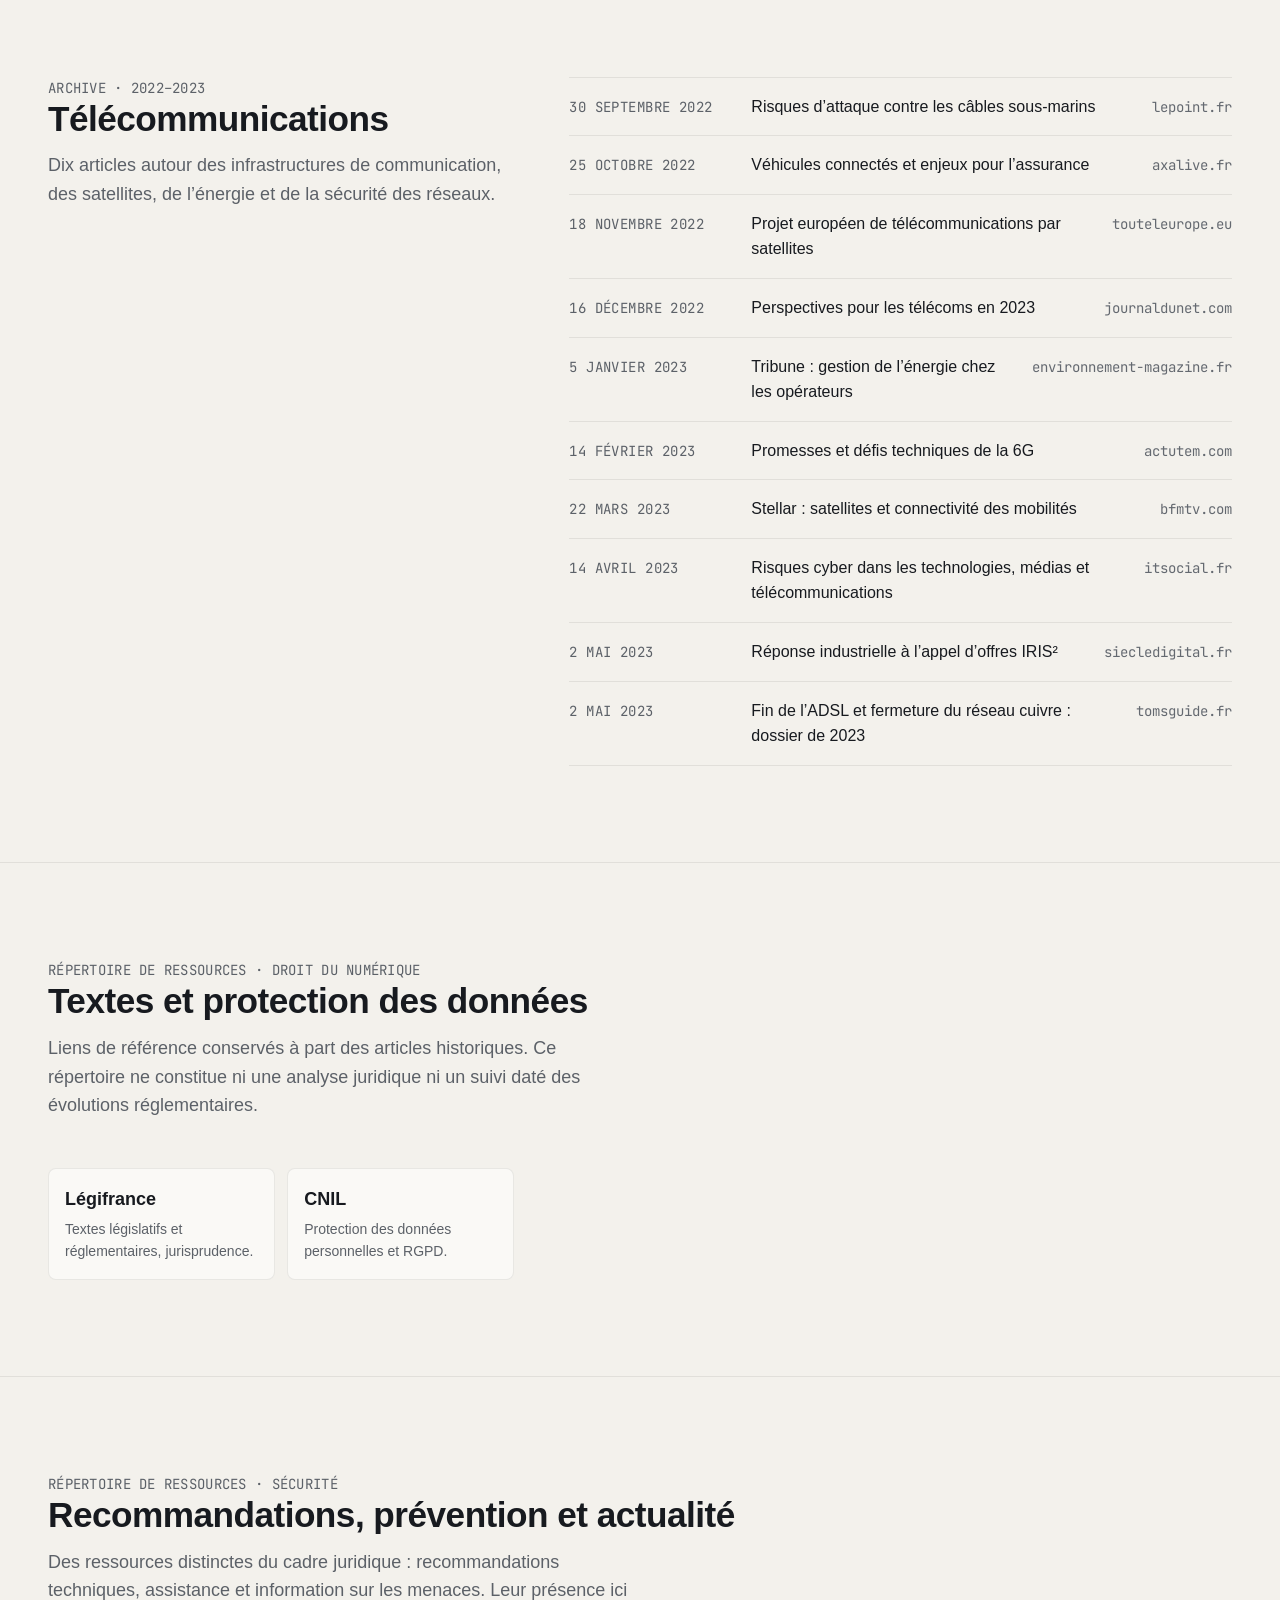
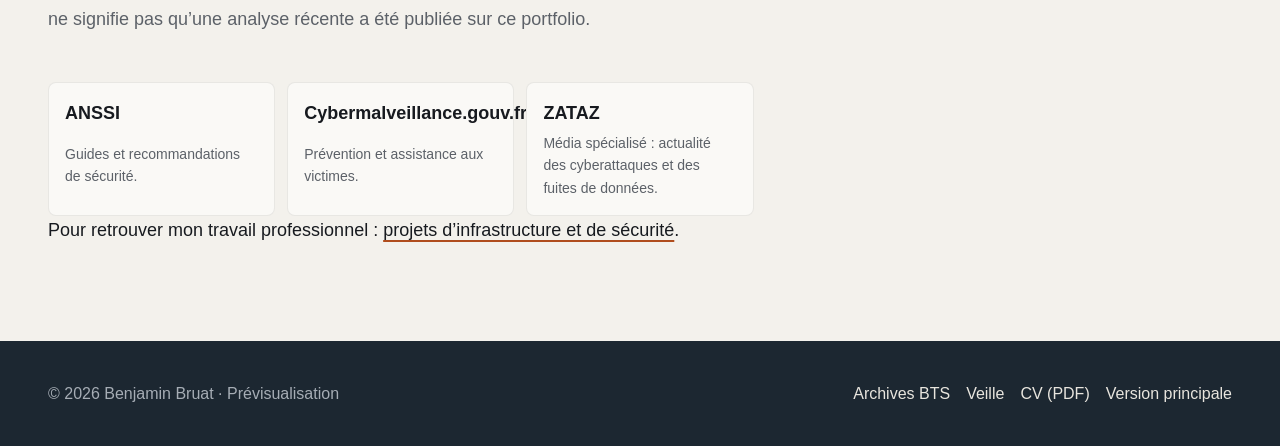
<file: perplexity/veille.html>
<!doctype html>
<html lang="fr">
<head>
<meta charset="utf-8" />
<meta name="viewport" content="width=device-width, initial-scale=1" />
<title>Veille : archives et ressources — Benjamin Bruat</title>
<meta name="description" content="Archives de veille du BTS SIO (2020–2023) sur la téléphonie et les télécommunications, et répertoire de ressources juridiques et de sécurité." />
<meta name="robots" content="noindex, nofollow" />
<link rel="icon" href="./assets/img/favicon.svg" type="image/svg+xml" />
<link rel="preconnect" href="https://api.fontshare.com" crossorigin />
<link rel="preconnect" href="https://fonts.googleapis.com" />
<link rel="preconnect" href="https://fonts.gstatic.com" crossorigin />
<link href="https://api.fontshare.com/v2/css?f[]=cabinet-grotesk@700,800&amp;f[]=satoshi@400,500,700&amp;display=swap" rel="stylesheet" />
<link href="https://fonts.googleapis.com/css2?family=JetBrains+Mono:wght@400;500&amp;display=swap" rel="stylesheet" />
<link rel="stylesheet" href="./base.css" />
<link rel="stylesheet" href="./style.css" />
<meta name="robots" content="noindex, nofollow" />
</head>
<body>
<a class="skip-link" href="#contenu">Aller au contenu</a>
<header class="site-header"><div class="container site-header__inner">
<a class="brand" href="./index.html">Benjamin Bruat <small>infra · réseaux · sécurité</small></a>
<button class="nav-toggle" type="button" aria-expanded="false" aria-controls="nav" aria-label="Ouvrir le menu"><svg width="22" height="22" viewBox="0 0 24 24" fill="none" stroke="currentColor" stroke-width="2" aria-hidden="true"><path d="M4 7h16M4 12h16M4 17h16"/></svg></button>
<nav class="nav" id="nav" aria-label="Navigation principale"><a href="./index.html#projets">Projets</a><a href="./index.html#experiences">Parcours</a><a href="./parcours.html">Archives BTS</a><a href="./veille.html" aria-current="page">Veille</a><a href="./index.html#contact">Contact</a><a class="nav__cta" href="./assets/docs/cv-benjamin-bruat.pdf" target="_blank" rel="noopener noreferrer">CV (PDF)</a></nav>
</div></header>
<main id="contenu">
<section class="page-head"><div class="container container--default">
<p class="mono">Prévisualisation · branche perplexity · <a class="link" href="https://ben2557.github.io/">Version principale</a></p>
<p class="mono">Archives BTS · septembre 2020 à mai 2023</p><h1>Veille : archives et ressources</h1>
<p>Cette sélection conserve les articles rassemblés pendant mon BTS SIO, d’abord sur la téléphonie mobile, puis sur les télécommunications. Elle retrace un travail de formation et ne constitue pas une veille d’actualité.</p>
<p>Les dates et sources ci-dessous proviennent de l’archive. Les annonces, prévisions et calendriers doivent être replacés dans leur contexte de publication ; les liens externes peuvent avoir évolué. Les intitulés sont parfois abrégés pour faciliter la lecture.</p>
<nav class="docs" aria-label="Sommaire de la veille"><a class="doc-link" href="#telephonie">Téléphonie · 2020–2022</a><a class="doc-link" href="#telecoms">Télécommunications · 2022–2023</a><a class="doc-link" href="#juridique">Ressources juridiques</a><a class="doc-link" href="#securite">Ressources de sécurité</a></nav>
</div></section>
<section class="section" id="telephonie"><div class="container"><div class="split"><div class="sticky"><p class="mono">Archive · 2020–2022</p><div class="section-head"><h2>Téléphonie mobile</h2><p>Douze articles sur Android, les réseaux mobiles, la charge, la réparabilité et les usages du smartphone.</p></div></div><div class="watch">
<a href="https://www.01net.com/actualites/on-a-teste-android-11-la-nouvelle-mise-a-jour-de-votre-smartphone-disponible-des-aujourd-hui-1973614.html" target="_blank" rel="noopener noreferrer"><time datetime="2020-09-08">8 septembre 2020</time><strong>Test d’Android 11</strong><span class="src">01net.com</span></a>
<a href="https://www.phonandroid.com/orange-les-forfaits-5g-sont-disponibles-de-15-a-80-euros.html" target="_blank" rel="noopener noreferrer"><time datetime="2020-10-08">8 octobre 2020</time><strong>Les premiers forfaits 5G Orange</strong><span class="src">phonandroid.com</span></a>
<a href="https://www.tomshardware.fr/qualcomm-presente-son-soc-snapdragon-888-grave-en-5-nm/" target="_blank" rel="noopener noreferrer"><time datetime="2020-12-02">2 décembre 2020</time><strong>Présentation du Snapdragon 888</strong><span class="src">tomshardware.fr</span></a>
<a href="https://www.01net.com/actualites/huawei-tourne-definitivement-la-page-android-avec-harmonyos-son-nouveau-systeme-d-exploitation-2043709.html" target="_blank" rel="noopener noreferrer"><time datetime="2021-06-02">2 juin 2021</time><strong>Huawei et HarmonyOS</strong><span class="src">01net.com</span></a>
<a href="https://www.tomshardware.fr/leurope-veut-faire-de-lusb-type-c-la-norme-pour-la-charge-des-appareils-mobiles/" target="_blank" rel="noopener noreferrer"><time datetime="2021-09-24">24 septembre 2021</time><strong>Projet européen de normalisation de l’USB-C</strong><span class="src">tomshardware.fr</span></a>
<a href="https://www.tomshardware.fr/fairphone-4-grande-reparabilite-et-garantie-de-5-ans/" target="_blank" rel="noopener noreferrer"><time datetime="2021-09-30">30 septembre 2021</time><strong>Fairphone 4 : réparabilité et garantie</strong><span class="src">tomshardware.fr</span></a>
<a href="https://www.01net.com/actualites/android-12-est-disponible-que-vaut-la-nouvelle-interface-de-google-pour-les-smartphones-2049252.html" target="_blank" rel="noopener noreferrer"><time datetime="2021-10-19">19 octobre 2021</time><strong>Android 12 et sa nouvelle interface</strong><span class="src">01net.com</span></a>
<a href="https://www.frandroid.com/marques/samsung/1137391_test-de-samsung-one-ui-4-android-12-linterface-des-galaxy-ronronne-mais-elle-le-fait-bien" target="_blank" rel="noopener noreferrer"><time datetime="2021-11-28">28 novembre 2021</time><strong>Test de Samsung One UI 4</strong><span class="src">frandroid.com</span></a>
<a href="https://www.frandroid.com/marques/oppo/1245329_toujours-plus-9-min-pour-recharger-un-smartphone-avec-loppo-supervooc-240-w" target="_blank" rel="noopener noreferrer"><time datetime="2022-02-28">28 février 2022</time><strong>Charge rapide Oppo SuperVooc 240 W</strong><span class="src">frandroid.com</span></a>
<a href="https://www.phonandroid.com/orange-fermera-son-reseau-2g-en-2025-la-3g-suivra-en-2028.html" target="_blank" rel="noopener noreferrer"><time datetime="2022-03-01">1er mars 2022</time><strong>Calendrier annoncé en 2022 pour la fin des réseaux 2G et 3G Orange</strong><span class="src">phonandroid.com</span></a>
<a href="https://www.journaldugeek.com/2022/03/08/android-12l-est-disponible-on-vous-dit-tout-sur-los-de-google/" target="_blank" rel="noopener noreferrer"><time datetime="2022-03-08">8 mars 2022</time><strong>Présentation d’Android 12L</strong><span class="src">journaldugeek.com</span></a>
<a href="https://www.lesnumeriques.com/voiture/waze-taille-la-route-avec-apple-music-n183845.html" target="_blank" rel="noopener noreferrer"><time datetime="2022-05-28">28 mai 2022</time><strong>Intégration d’Apple Music à Waze</strong><span class="src">lesnumeriques.com</span></a>
</div></div></div></section>
<section class="section" id="telecoms"><div class="container"><div class="split"><div class="sticky"><p class="mono">Archive · 2022–2023</p><div class="section-head"><h2>Télécommunications</h2><p>Dix articles autour des infrastructures de communication, des satellites, de l’énergie et de la sécurité des réseaux.</p></div></div><div class="watch">
<a href="https://www.lepoint.fr/high-tech-internet/pourquoi-le-spectre-d-une-attaque-sous-marine-contre-internet-inquiete-30-09-2022-2491887_47.php" target="_blank" rel="noopener noreferrer"><time datetime="2022-09-30">30 septembre 2022</time><strong>Risques d’attaque contre les câbles sous-marins</strong><span class="src">lepoint.fr</span></a>
<a href="https://axalive.fr/article/livre-blanc-auto-vehicules-connectes-autonomes" target="_blank" rel="noopener noreferrer"><time datetime="2022-10-25">25 octobre 2022</time><strong>Véhicules connectés et enjeux pour l’assurance</strong><span class="src">axalive.fr</span></a>
<a href="https://www.touteleurope.eu/economie-et-social/espace-l-union-europeenne-acte-le-lancement-d-un-nouvel-equipement-de-telecommunications-par-satellites/" target="_blank" rel="noopener noreferrer"><time datetime="2022-11-18">18 novembre 2022</time><strong>Projet européen de télécommunications par satellites</strong><span class="src">touteleurope.eu</span></a>
<a href="https://www.journaldunet.com/ebusiness/telecoms-fai/1517803-quatre-facons-dont-l-industrie-des-telecoms-evoluera-en-2023/" target="_blank" rel="noopener noreferrer"><time datetime="2022-12-16">16 décembre 2022</time><strong>Perspectives pour les télécoms en 2023</strong><span class="src">journaldunet.com</span></a>
<a href="https://www.environnement-magazine.fr/politiques/article/2023/01/05/142157/tribune-comment-les-operateurs-telecommunications-peuventils-mettre-gestion-energie-premier-plan" target="_blank" rel="noopener noreferrer"><time datetime="2023-01-05">5 janvier 2023</time><strong>Tribune : gestion de l’énergie chez les opérateurs</strong><span class="src">environnement-magazine.fr</span></a>
<a href="https://www.actutem.com/que-promet-la-6g-et-quels-sont-encore-les-defis-techniques-a-relever/" target="_blank" rel="noopener noreferrer"><time datetime="2023-02-14">14 février 2023</time><strong>Promesses et défis techniques de la 6G</strong><span class="src">actutem.com</span></a>
<a href="https://www.bfmtv.com/economie/replay-emissions/tech-and-co/damien-garot-stellar-telecommunications-stellar-installe-des-satellites-5g-pour-connecter-les-mobilites-de-demain-22-03_VN-202303230037.html" target="_blank" rel="noopener noreferrer"><time datetime="2023-03-22">22 mars 2023</time><strong>Stellar : satellites et connectivité des mobilités</strong><span class="src">bfmtv.com</span></a>
<a href="https://itsocial.fr/enjeux-it/enjeux-strategie/transformation-digitale/cybersecurite-quels-sont-les-principaux-risques-pour-les-entreprises-des-technologies-des-medias-et-des-telecommunications/#:~:text=Parmi%20les%20cons%C3%A9quences%2C%20la%20d%C3%A9faillance,retards%20dans%20les%20processus%20supports." target="_blank" rel="noopener noreferrer"><time datetime="2023-04-14">14 avril 2023</time><strong>Risques cyber dans les technologies, médias et télécommunications</strong><span class="src">itsocial.fr</span></a>
<a href="https://siecledigital.fr/2023/05/02/les-geants-europeens-du-spatial-et-de-la-telecommunication-vont-repondre-ensemble-a-lappel-doffres-pour-la-constellation-iris%C2%B2/" target="_blank" rel="noopener noreferrer"><time datetime="2023-05-02">2 mai 2023</time><strong>Réponse industrielle à l’appel d’offres IRIS²</strong><span class="src">siecledigital.fr</span></a>
<a href="https://www.tomsguide.fr/adsl-et-fermeture-du-reseau-cuivre-ce-que-cela-signifie-pour-les-consommateurs/" target="_blank" rel="noopener noreferrer"><time datetime="2023-05-02">2 mai 2023</time><strong>Fin de l’ADSL et fermeture du réseau cuivre : dossier de 2023</strong><span class="src">tomsguide.fr</span></a>
</div></div></div></section>
<section class="section" id="juridique"><div class="container"><p class="mono">Répertoire de ressources · droit du numérique</p><div class="section-head"><h2>Textes et protection des données</h2><p>Liens de référence conservés à part des articles historiques. Ce répertoire ne constitue ni une analyse juridique ni un suivi daté des évolutions réglementaires.</p></div><div class="sources"><a href="https://www.legifrance.gouv.fr/" target="_blank" rel="noopener noreferrer"><strong>Légifrance</strong><span>Textes législatifs et réglementaires, jurisprudence.</span></a><a href="https://www.cnil.fr/" target="_blank" rel="noopener noreferrer"><strong>CNIL</strong><span>Protection des données personnelles et RGPD.</span></a></div></div></section>
<section class="section" id="securite"><div class="container"><p class="mono">Répertoire de ressources · sécurité</p><div class="section-head"><h2>Recommandations, prévention et actualité</h2><p>Des ressources distinctes du cadre juridique : recommandations techniques, assistance et information sur les menaces. Leur présence ici ne signifie pas qu’une analyse récente a été publiée sur ce portfolio.</p></div><div class="sources"><a href="https://cyber.gouv.fr/" target="_blank" rel="noopener noreferrer"><strong>ANSSI</strong><span>Guides et recommandations de sécurité.</span></a><a href="https://www.cybermalveillance.gouv.fr/" target="_blank" rel="noopener noreferrer"><strong>Cybermalveillance.gouv.fr</strong><span>Prévention et assistance aux victimes.</span></a><a href="https://www.zataz.com/" target="_blank" rel="noopener noreferrer"><strong>ZATAZ</strong><span>Média spécialisé : actualité des cyberattaques et des fuites de données.</span></a></div><p>Pour retrouver mon travail professionnel : <a class="link" href="./index.html#projets">projets d’infrastructure et de sécurité</a>.</p></div></section>
</main>
<footer class="site-footer"><div class="container site-footer__inner"><span>© <span data-year>2026</span> Benjamin Bruat · Prévisualisation</span><nav aria-label="Pied de page"><a href="./parcours.html">Archives BTS</a><a href="./veille.html" aria-current="page">Veille</a><a href="./assets/docs/cv-benjamin-bruat.pdf">CV (PDF)</a><a href="https://ben2557.github.io/">Version principale</a></nav></div></footer>
<script src="./app.js" defer></script>
</body>
</html>
</file>
<file: base.css>
/* base.css — reset et fondations */
*,
*::before,
*::after {
  box-sizing: border-box;
  margin: 0;
  padding: 0;
}

html {
  -moz-text-size-adjust: none;
  -webkit-text-size-adjust: none;
  text-size-adjust: none;
  -webkit-font-smoothing: antialiased;
  -moz-osx-font-smoothing: grayscale;
  text-rendering: optimizeLegibility;
  scroll-behavior: smooth;
  scroll-padding-top: var(--space-20);
}

body {
  min-height: 100dvh;
  line-height: 1.6;
  font-family: var(--font-body, sans-serif);
  font-size: var(--text-base);
  color: var(--color-text);
  background-color: var(--color-bg);
}

img,
picture,
video,
canvas,
svg {
  display: block;
  max-width: 100%;
  height: auto;
}

ul[role='list'],
ol[role='list'] {
  list-style: none;
}

input,
button,
textarea,
select {
  font: inherit;
  color: inherit;
}

h1,
h2,
h3,
h4 {
  text-wrap: balance;
  line-height: 1.15;
}

p,
li,
figcaption,
dd {
  text-wrap: pretty;
  max-width: 68ch;
}

::selection {
  background: color-mix(in oklab, var(--color-primary) 25%, transparent);
  color: var(--color-text);
}

:focus-visible {
  outline: 2px solid var(--color-primary);
  outline-offset: 3px;
  border-radius: var(--radius-sm);
}

@media (prefers-reduced-motion: reduce) {
  *,
  *::before,
  *::after {
    animation-duration: 0.01ms !important;
    animation-iteration-count: 1 !important;
    transition-duration: 0.01ms !important;
    scroll-behavior: auto !important;
  }
}

button {
  cursor: pointer;
  background: none;
  border: none;
}

table {
  border-collapse: collapse;
  width: 100%;
}

a,
button {
  transition:
    color var(--transition-interactive),
    background var(--transition-interactive),
    border-color var(--transition-interactive),
    box-shadow var(--transition-interactive);
}

.sr-only {
  position: absolute;
  width: 1px;
  height: 1px;
  padding: 0;
  margin: -1px;
  overflow: hidden;
  clip: rect(0, 0, 0, 0);
  white-space: nowrap;
  border-width: 0;
}
</file>
<file: style.css>
/* ============================================================
   style.css — jetons de design et composants
   Palette : papier chaud, encre, cuivre (accent), ardoise (panneaux)
   ============================================================ */

:root {
  /* Typographie */
  --font-display: 'Cabinet Grotesk', 'Helvetica Neue', Arial, sans-serif;
  --font-body: 'Satoshi', 'Helvetica Neue', Arial, sans-serif;
  --font-mono: 'JetBrains Mono', 'SFMono-Regular', Consolas, monospace;

  --text-xs: clamp(0.75rem, 0.7rem + 0.25vw, 0.875rem);
  --text-sm: clamp(0.875rem, 0.8rem + 0.35vw, 1rem);
  --text-base: clamp(1rem, 0.95rem + 0.25vw, 1.125rem);
  --text-lg: clamp(1.125rem, 1rem + 0.75vw, 1.5rem);
  --text-xl: clamp(1.5rem, 1.2rem + 1.25vw, 2.25rem);
  --text-2xl: clamp(2rem, 1.2rem + 2.5vw, 3.5rem);
  --text-3xl: clamp(2.5rem, 1rem + 4vw, 5rem);

  /* Espacement (base 4px) */
  --space-1: 0.25rem;
  --space-2: 0.5rem;
  --space-3: 0.75rem;
  --space-4: 1rem;
  --space-5: 1.25rem;
  --space-6: 1.5rem;
  --space-8: 2rem;
  --space-10: 2.5rem;
  --space-12: 3rem;
  --space-16: 4rem;
  --space-20: 5rem;
  --space-24: 6rem;
  --space-32: 8rem;

  /* Couleurs */
  --color-bg: #f3f1ec;
  --color-surface: #faf9f6;
  --color-surface-offset: #ebe8e1;
  --color-border: oklch(0.3 0.01 60 / 0.14);
  --color-divider: oklch(0.3 0.01 60 / 0.09);

  --color-text: #171a1f;
  --color-text-muted: #5c6168;
  --color-text-faint: #9a9ea4;

  --color-primary: #b04d1d;
  --color-primary-hover: #8d3c15;
  --color-primary-soft: #f1dccf;

  --color-panel: #1c2731;
  --color-panel-2: #243340;
  --color-panel-text: #e8e5de;
  --color-panel-muted: #a6adb5;
  --color-panel-border: oklch(1 0 0 / 0.12);
  --color-panel-accent: #e0905f;

  --radius-sm: 0.25rem;
  --radius-md: 0.5rem;
  --radius-lg: 0.875rem;
  --radius-full: 9999px;

  --shadow-sm: 0 1px 2px oklch(0.25 0.02 60 / 0.06);
  --shadow-md: 0 6px 18px oklch(0.25 0.02 60 / 0.09);

  --transition-interactive: 180ms cubic-bezier(0.16, 1, 0.3, 1);

  --content-narrow: 680px;
  --content-default: 1040px;
  --content-wide: 1240px;
  --gutter: clamp(var(--space-5), 5vw, var(--space-12));
}

/* ------------------------------------------------------------
   Utilitaires de mise en page
   ------------------------------------------------------------ */
.container {
  width: min(100% - 2 * var(--gutter), var(--content-wide));
  margin-inline: auto;
}

.container--default {
  width: min(100% - 2 * var(--gutter), var(--content-default));
}

.mono {
  font-family: var(--font-mono);
  font-size: var(--text-xs);
  letter-spacing: 0.02em;
  text-transform: uppercase;
  color: var(--color-text-muted);
}

.skip-link {
  position: absolute;
  top: -100%;
  left: var(--space-4);
  background: var(--color-primary);
  color: #fff;
  padding: var(--space-2) var(--space-4);
  border-radius: var(--radius-sm);
  z-index: 100;
}
.skip-link:focus {
  top: var(--space-4);
}

/* ------------------------------------------------------------
   En-tête
   ------------------------------------------------------------ */
.site-header {
  position: sticky;
  top: 0;
  z-index: 50;
  background: color-mix(in oklab, var(--color-bg) 88%, transparent);
  backdrop-filter: blur(10px);
  -webkit-backdrop-filter: blur(10px);
  border-bottom: 1px solid var(--color-divider);
}

.site-header__inner {
  display: flex;
  align-items: center;
  justify-content: space-between;
  gap: var(--space-6);
  min-height: 64px;
}

.brand {
  display: inline-flex;
  align-items: baseline;
  gap: var(--space-3);
  text-decoration: none;
  color: var(--color-text);
  font-family: var(--font-display);
  font-weight: 800;
  font-size: var(--text-lg);
  letter-spacing: -0.01em;
}
.brand small {
  font-family: var(--font-mono);
  font-size: var(--text-xs);
  font-weight: 400;
  color: var(--color-text-muted);
  letter-spacing: 0.02em;
}

.nav {
  display: flex;
  align-items: center;
  gap: var(--space-1);
}
.nav a {
  display: inline-block;
  padding: var(--space-2) var(--space-3);
  text-decoration: none;
  color: var(--color-text-muted);
  font-size: var(--text-sm);
  font-weight: 500;
  border-radius: var(--radius-sm);
}
.nav a:hover,
.nav a[aria-current='page'] {
  color: var(--color-text);
}
.nav a[aria-current='page'] {
  text-decoration: underline;
  text-decoration-color: var(--color-primary);
  text-underline-offset: 6px;
  text-decoration-thickness: 2px;
}
.nav a.nav__cta {
  margin-left: var(--space-2);
  color: var(--color-text);
  border: 1px solid var(--color-border);
}
.nav a.nav__cta:hover {
  border-color: var(--color-text);
}

.nav-toggle {
  display: none;
  width: 44px;
  height: 44px;
  align-items: center;
  justify-content: center;
  border-radius: var(--radius-sm);
  color: var(--color-text);
}

@media (max-width: 760px) {
  .brand small {
    display: none;
  }
  .nav-toggle {
    display: inline-flex;
  }
  .nav {
    display: none;
    position: absolute;
    top: 100%;
    left: 0;
    right: 0;
    flex-direction: column;
    align-items: stretch;
    padding: var(--space-3) var(--gutter) var(--space-5);
    background: var(--color-bg);
    border-bottom: 1px solid var(--color-divider);
    box-shadow: var(--shadow-md);
  }
  .nav.is-open {
    display: flex;
  }
  .nav a {
    padding: var(--space-3);
    font-size: var(--text-base);
  }
  .nav a.nav__cta {
    margin-left: 0;
    margin-top: var(--space-2);
    text-align: center;
  }
}

/* ------------------------------------------------------------
   Boutons et liens
   ------------------------------------------------------------ */
.btn {
  display: inline-flex;
  align-items: center;
  gap: var(--space-2);
  padding: var(--space-3) var(--space-5);
  font-size: var(--text-sm);
  font-weight: 700;
  text-decoration: none;
  border-radius: var(--radius-sm);
  min-height: 44px;
  background: var(--color-text);
  color: var(--color-bg);
}
.btn:hover {
  background: var(--color-primary);
  color: #fff;
}
.btn--ghost {
  background: transparent;
  color: var(--color-text);
  border: 1px solid var(--color-border);
}
.btn--ghost:hover {
  background: transparent;
  color: var(--color-text);
  border-color: var(--color-text);
}
.btn svg {
  width: 16px;
  height: 16px;
}

.link {
  color: var(--color-text);
  text-decoration: underline;
  text-decoration-color: var(--color-primary);
  text-underline-offset: 4px;
  text-decoration-thickness: 1.5px;
}
.link:hover {
  color: var(--color-primary);
}

.doc-link {
  display: inline-flex;
  align-items: center;
  gap: var(--space-2);
  padding: var(--space-2) var(--space-3);
  font-size: var(--text-sm);
  font-weight: 500;
  text-decoration: none;
  color: var(--color-text);
  background: var(--color-surface);
  border: 1px solid var(--color-border);
  border-radius: var(--radius-sm);
  min-height: 40px;
}
.doc-link:hover {
  border-color: var(--color-primary);
  color: var(--color-primary);
}
.doc-link svg {
  width: 15px;
  height: 15px;
  flex: none;
  color: var(--color-text-muted);
}
.doc-link:hover svg {
  color: var(--color-primary);
}
.doc-link small {
  font-family: var(--font-mono);
  font-size: var(--text-xs);
  color: var(--color-text-faint);
  text-transform: uppercase;
}

/* ------------------------------------------------------------
   Sections
   ------------------------------------------------------------ */
.section {
  padding-block: clamp(var(--space-16), 8vw, var(--space-24));
}
.section--tight {
  padding-block: clamp(var(--space-12), 6vw, var(--space-20));
}
.section + .section {
  border-top: 1px solid var(--color-divider);
}

.section-head {
  display: grid;
  grid-template-columns: minmax(0, 1fr);
  gap: var(--space-3);
  margin-bottom: clamp(var(--space-8), 5vw, var(--space-12));
}
.section-head h2 {
  font-family: var(--font-display);
  font-weight: 800;
  font-size: var(--text-xl);
  letter-spacing: -0.015em;
}
.section-head p {
  color: var(--color-text-muted);
  max-width: 60ch;
}

.split {
  display: grid;
  grid-template-columns: minmax(0, 1fr);
  gap: var(--space-8) var(--space-12);
}
@media (min-width: 880px) {
  .split {
    grid-template-columns: 5fr 7fr;
  }
  .split--reverse {
    grid-template-columns: 7fr 5fr;
  }
  .split > .sticky {
    position: sticky;
    top: calc(64px + var(--space-6));
    align-self: start;
  }
}

/* ------------------------------------------------------------
   Héros
   ------------------------------------------------------------ */
.hero {
  padding-block: clamp(var(--space-12), 7vw, var(--space-24)) clamp(var(--space-12), 6vw, var(--space-20));
}
.hero__grid {
  display: grid;
  grid-template-columns: minmax(0, 1fr);
  gap: var(--space-10);
  align-items: end;
}
@media (min-width: 880px) {
  .hero__grid {
    grid-template-columns: minmax(0, 7fr) minmax(0, 4fr);
    gap: var(--space-16);
  }
}

.hero__kicker {
  display: flex;
  flex-wrap: wrap;
  gap: var(--space-2) var(--space-4);
  margin-bottom: var(--space-6);
}
.hero__kicker span::before {
  content: '';
  display: inline-block;
  width: 6px;
  height: 6px;
  margin-right: var(--space-2);
  border-radius: var(--radius-full);
  background: var(--color-primary);
  vertical-align: middle;
}

.hero h1 {
  font-family: var(--font-display);
  font-weight: 800;
  font-size: var(--text-3xl);
  letter-spacing: -0.03em;
  line-height: 0.98;
}
.hero__role {
  margin-top: var(--space-4);
  font-family: var(--font-display);
  font-weight: 700;
  font-size: var(--text-xl);
  letter-spacing: -0.01em;
  color: var(--color-text-muted);
}
.hero__lead {
  margin-top: var(--space-6);
  font-size: var(--text-base);
  max-width: 58ch;
  color: var(--color-text);
}
.hero__actions {
  display: flex;
  flex-wrap: wrap;
  gap: var(--space-3);
  margin-top: var(--space-8);
}

.hero__aside {
  display: grid;
  grid-template-columns: auto minmax(0, 1fr);
  gap: var(--space-6);
  align-items: start;
}
@media (min-width: 880px) {
  .hero__aside {
    grid-template-columns: minmax(0, 1fr);
    justify-items: start;
  }
}
.hero__portrait {
  width: clamp(120px, 22vw, 220px);
  aspect-ratio: 1;
  border-radius: var(--radius-full);
  object-fit: cover;
  box-shadow: var(--shadow-md);
}
.facts {
  display: grid;
  gap: var(--space-3);
  font-size: var(--text-sm);
}
.facts div {
  display: grid;
  gap: var(--space-1);
  padding-top: var(--space-3);
  border-top: 1px solid var(--color-divider);
}
.facts dt {
  font-family: var(--font-mono);
  font-size: var(--text-xs);
  text-transform: uppercase;
  letter-spacing: 0.04em;
  color: var(--color-text-faint);
}
.facts dd {
  font-weight: 500;
}

/* ------------------------------------------------------------
   Panneau ardoise (compétences)
   ------------------------------------------------------------ */
.panel {
  background: var(--color-panel);
  color: var(--color-panel-text);
}
.panel .section-head h2 {
  color: #fff;
}
.panel .section-head p {
  color: var(--color-panel-muted);
}
.panel .mono {
  color: var(--color-panel-muted);
}

.skills {
  display: grid;
  gap: 0;
  border-top: 1px solid var(--color-panel-border);
}
.skills > div {
  display: grid;
  grid-template-columns: minmax(0, 1fr);
  gap: var(--space-2) var(--space-8);
  padding-block: var(--space-5);
  border-bottom: 1px solid var(--color-panel-border);
}
@media (min-width: 680px) {
  .skills > div {
    grid-template-columns: 220px minmax(0, 1fr);
  }
}
.skills dt {
  font-family: var(--font-display);
  font-weight: 700;
  font-size: var(--text-lg);
  color: #fff;
  letter-spacing: -0.01em;
}
.skills dd {
  color: var(--color-panel-text);
  max-width: none;
}
.skills dd ul {
  display: flex;
  flex-wrap: wrap;
  gap: var(--space-2);
}
.skills dd li {
  font-size: var(--text-sm);
  padding: var(--space-1) var(--space-3);
  border: 1px solid var(--color-panel-border);
  border-radius: var(--radius-full);
  color: var(--color-panel-text);
}

/* ------------------------------------------------------------
   Chronologie (expériences / formations)
   ------------------------------------------------------------ */
.timeline {
  display: grid;
  gap: 0;
}
.timeline__item {
  display: grid;
  grid-template-columns: minmax(0, 1fr);
  gap: var(--space-2) var(--space-10);
  padding-block: var(--space-8);
  border-top: 1px solid var(--color-divider);
}
.timeline__item:last-child {
  border-bottom: 1px solid var(--color-divider);
}
@media (min-width: 760px) {
  .timeline__item {
    grid-template-columns: 200px minmax(0, 1fr);
  }
}
.timeline__when {
  font-family: var(--font-mono);
  font-size: var(--text-xs);
  text-transform: uppercase;
  letter-spacing: 0.04em;
  color: var(--color-text-muted);
  padding-top: 0.4em;
}
.timeline__when strong {
  display: block;
  font-family: var(--font-body);
  font-size: var(--text-sm);
  text-transform: none;
  letter-spacing: 0;
  font-weight: 500;
  color: var(--color-text-faint);
  margin-top: var(--space-1);
}
.timeline__body h3 {
  font-family: var(--font-display);
  font-weight: 700;
  font-size: var(--text-lg);
  letter-spacing: -0.01em;
}
.timeline__body .org {
  color: var(--color-text-muted);
  font-size: var(--text-sm);
  margin-top: var(--space-1);
}
.timeline__body ul {
  margin-top: var(--space-4);
  display: grid;
  gap: var(--space-2);
  padding-left: 1.1em;
}
.timeline__body li {
  font-size: var(--text-sm);
  color: var(--color-text);
}
.timeline__body li::marker {
  color: var(--color-primary);
}
.timeline--compact .timeline__item {
  padding-block: var(--space-5);
}

/* ------------------------------------------------------------
   Projets (grille asymétrique)
   ------------------------------------------------------------ */
.projects {
  display: grid;
  grid-template-columns: minmax(0, 1fr);
  gap: var(--space-5);
}
@media (min-width: 880px) {
  .projects {
    grid-template-columns: repeat(3, minmax(0, 1fr));
  }
  .project--feature {
    grid-column: span 2;
    grid-row: span 2;
  }
}
.project {
  display: flex;
  flex-direction: column;
  background: var(--color-surface);
  border: 1px solid var(--color-divider);
  border-radius: var(--radius-lg);
  overflow: hidden;
}
.project__media {
  background: #fff;
  border-bottom: 1px solid var(--color-divider);
  padding: var(--space-4);
}
.project__media img {
  width: 100%;
  object-fit: contain;
  max-height: 420px;
}
.project__body {
  padding: var(--space-6);
  display: grid;
  gap: var(--space-3);
  align-content: start;
}
.project__body h3 {
  font-family: var(--font-display);
  font-weight: 700;
  font-size: var(--text-lg);
  letter-spacing: -0.01em;
}
.project__body p {
  font-size: var(--text-sm);
  color: var(--color-text-muted);
}
.project--feature .project__body p {
  color: var(--color-text);
}
.tags {
  display: flex;
  flex-wrap: wrap;
  gap: var(--space-2);
  margin-top: auto;
  padding-top: var(--space-2);
}
.tags li {
  font-family: var(--font-mono);
  font-size: var(--text-xs);
  color: var(--color-text-muted);
  padding: 2px var(--space-2);
  border: 1px solid var(--color-border);
  border-radius: var(--radius-sm);
}

/* ------------------------------------------------------------
   Deux colonnes de prose (à côté / contact)
   ------------------------------------------------------------ */
.prose h3 {
  font-family: var(--font-display);
  font-weight: 700;
  font-size: var(--text-lg);
  margin-bottom: var(--space-3);
}
.prose p + p {
  margin-top: var(--space-4);
}
.prose ul {
  padding-left: 1.1em;
  display: grid;
  gap: var(--space-2);
}
.prose li::marker {
  color: var(--color-primary);
}

.links-list {
  display: grid;
  gap: var(--space-2);
}
.links-list a {
  display: flex;
  justify-content: space-between;
  align-items: center;
  gap: var(--space-4);
  padding: var(--space-3) 0;
  border-bottom: 1px solid var(--color-divider);
  text-decoration: none;
  color: var(--color-text);
  font-weight: 500;
}
.links-list a:hover {
  color: var(--color-primary);
}
.links-list a span:last-child {
  font-family: var(--font-mono);
  font-size: var(--text-xs);
  color: var(--color-text-faint);
  text-align: right;
}

/* ------------------------------------------------------------
   Contact
   ------------------------------------------------------------ */
.contact__mail {
  font-family: var(--font-display);
  font-weight: 800;
  font-size: var(--text-2xl);
  letter-spacing: -0.02em;
  text-decoration: none;
  color: var(--color-text);
  word-break: break-word;
  line-height: 1.05;
}
.contact__mail:hover {
  color: var(--color-primary);
}
.contact__meta {
  margin-top: var(--space-6);
  display: grid;
  gap: var(--space-3);
  font-size: var(--text-sm);
}
.contact__meta a {
  color: var(--color-text);
  text-decoration: none;
}
.contact__meta a:hover {
  color: var(--color-primary);
}

/* ------------------------------------------------------------
   Pied de page
   ------------------------------------------------------------ */
.site-footer {
  background: var(--color-panel);
  color: var(--color-panel-muted);
  padding-block: var(--space-10);
  font-size: var(--text-sm);
}
.site-footer__inner {
  display: flex;
  flex-wrap: wrap;
  gap: var(--space-4) var(--space-8);
  justify-content: space-between;
  align-items: center;
}
.site-footer a {
  color: var(--color-panel-text);
  text-decoration: none;
}
.site-footer a:hover {
  color: var(--color-panel-accent);
}
.site-footer nav {
  display: flex;
  flex-wrap: wrap;
  gap: var(--space-4);
}

/* ------------------------------------------------------------
   Pages intérieures
   ------------------------------------------------------------ */
.page-head {
  padding-block: clamp(var(--space-12), 7vw, var(--space-20)) clamp(var(--space-8), 5vw, var(--space-12));
}
.page-head h1 {
  font-family: var(--font-display);
  font-weight: 800;
  font-size: var(--text-2xl);
  letter-spacing: -0.025em;
  margin-top: var(--space-4);
}
.page-head p {
  margin-top: var(--space-5);
  color: var(--color-text-muted);
  max-width: 62ch;
}

.figure {
  background: #fff;
  border: 1px solid var(--color-divider);
  border-radius: var(--radius-lg);
  overflow: hidden;
}
.figure img {
  width: 100%;
  object-fit: contain;
  padding: var(--space-4);
}
.figure figcaption {
  padding: var(--space-3) var(--space-5);
  border-top: 1px solid var(--color-divider);
  font-size: var(--text-xs);
  color: var(--color-text-muted);
  font-family: var(--font-mono);
  text-transform: uppercase;
  letter-spacing: 0.03em;
}

.spec {
  display: grid;
  grid-template-columns: auto minmax(0, 1fr);
  gap: var(--space-2) var(--space-6);
  font-size: var(--text-sm);
  margin-top: var(--space-5);
}
.spec dt {
  font-family: var(--font-mono);
  font-size: var(--text-xs);
  text-transform: uppercase;
  letter-spacing: 0.04em;
  color: var(--color-text-faint);
  padding-top: 0.25em;
}
.spec dd {
  font-weight: 500;
}

.docs {
  display: flex;
  flex-wrap: wrap;
  gap: var(--space-2);
  margin-top: var(--space-5);
}

.cards {
  display: grid;
  grid-template-columns: minmax(0, 1fr);
  gap: var(--space-5);
}
@media (min-width: 760px) {
  .cards {
    grid-template-columns: repeat(2, minmax(0, 1fr));
  }
}
.card {
  background: var(--color-surface);
  border: 1px solid var(--color-divider);
  border-radius: var(--radius-lg);
  padding: var(--space-6);
  display: grid;
  gap: var(--space-3);
  align-content: start;
}
.card h3 {
  font-family: var(--font-display);
  font-weight: 700;
  font-size: var(--text-lg);
  letter-spacing: -0.01em;
}
.card p {
  font-size: var(--text-sm);
  color: var(--color-text-muted);
}
.card .spec {
  margin-top: var(--space-2);
}
.card .docs {
  margin-top: var(--space-2);
}
.card img {
  width: 100%;
  max-height: 340px;
  object-fit: contain;
  padding: var(--space-3);
  border: 1px solid var(--color-divider);
  border-radius: var(--radius-md);
  background: #fff;
}

.tp-list {
  display: grid;
  grid-template-columns: minmax(0, 1fr);
  gap: var(--space-2);
}
@media (min-width: 680px) {
  .tp-list {
    grid-template-columns: repeat(2, minmax(0, 1fr));
  }
}
@media (min-width: 1000px) {
  .tp-list {
    grid-template-columns: repeat(3, minmax(0, 1fr));
  }
}
.tp-list .doc-link {
  justify-content: space-between;
}

.missions {
  display: grid;
  gap: var(--space-2);
  counter-reset: m;
  margin-top: var(--space-5);
}
.missions li {
  display: grid;
  grid-template-columns: 2.2rem minmax(0, 1fr);
  gap: var(--space-3);
  font-size: var(--text-sm);
  padding-block: var(--space-2);
  border-bottom: 1px solid var(--color-divider);
  max-width: none;
}
.missions li::before {
  counter-increment: m;
  content: counter(m, decimal-leading-zero);
  font-family: var(--font-mono);
  font-size: var(--text-xs);
  color: var(--color-primary);
  padding-top: 0.3em;
}
.missions li.is-chosen {
  font-weight: 700;
}

/* Veille : liste éditoriale */
.watch {
  display: grid;
  gap: 0;
  border-top: 1px solid var(--color-divider);
}
.watch a {
  display: grid;
  grid-template-columns: minmax(0, 1fr);
  gap: var(--space-1) var(--space-8);
  padding-block: var(--space-4);
  border-bottom: 1px solid var(--color-divider);
  text-decoration: none;
  color: var(--color-text);
}
@media (min-width: 680px) {
  .watch a {
    grid-template-columns: 150px minmax(0, 1fr) auto;
    align-items: baseline;
  }
}
.watch time {
  font-family: var(--font-mono);
  font-size: var(--text-xs);
  text-transform: uppercase;
  letter-spacing: 0.03em;
  color: var(--color-text-muted);
}
.watch strong {
  font-weight: 500;
  font-size: var(--text-sm);
}
.watch a:hover strong {
  color: var(--color-primary);
}
.watch .src {
  font-family: var(--font-mono);
  font-size: var(--text-xs);
  color: var(--color-text-faint);
}

.sources {
  display: grid;
  grid-template-columns: repeat(auto-fill, minmax(200px, 1fr));
  gap: var(--space-3);
}
.sources a {
  display: grid;
  gap: var(--space-1);
  padding: var(--space-4);
  background: var(--color-surface);
  border: 1px solid var(--color-divider);
  border-radius: var(--radius-md);
  text-decoration: none;
  color: var(--color-text);
}
.sources a:hover {
  border-color: var(--color-primary);
}
.sources strong {
  font-family: var(--font-display);
  font-weight: 700;
  font-size: var(--text-base);
}
.sources span {
  font-size: var(--text-xs);
  color: var(--color-text-muted);
}

.note {
  padding: var(--space-5) var(--space-6);
  background: var(--color-surface-offset);
  border-radius: var(--radius-md);
  font-size: var(--text-sm);
  color: var(--color-text-muted);
}
</file>
<file: claude/base.css>
/* base.css — reset et fondations */
*,
*::before,
*::after {
  box-sizing: border-box;
  margin: 0;
  padding: 0;
}

html {
  -moz-text-size-adjust: none;
  -webkit-text-size-adjust: none;
  text-size-adjust: none;
  -webkit-font-smoothing: antialiased;
  -moz-osx-font-smoothing: grayscale;
  text-rendering: optimizeLegibility;
  scroll-behavior: smooth;
  scroll-padding-top: var(--space-20);
}

body {
  min-height: 100dvh;
  line-height: 1.6;
  font-family: var(--font-body, sans-serif);
  font-size: var(--text-base);
  color: var(--color-text);
  background-color: var(--color-bg);
}

img,
picture,
video,
canvas,
svg {
  display: block;
  max-width: 100%;
  height: auto;
}

ul[role='list'],
ol[role='list'] {
  list-style: none;
}

input,
button,
textarea,
select {
  font: inherit;
  color: inherit;
}

h1,
h2,
h3,
h4 {
  text-wrap: balance;
  line-height: 1.15;
}

p,
li,
figcaption,
dd {
  text-wrap: pretty;
  max-width: 68ch;
}

::selection {
  background: color-mix(in oklab, var(--color-primary) 25%, transparent);
  color: var(--color-text);
}

:focus-visible {
  outline: 2px solid var(--color-primary);
  outline-offset: 3px;
  border-radius: var(--radius-sm);
}

@media (prefers-reduced-motion: reduce) {
  *,
  *::before,
  *::after {
    animation-duration: 0.01ms !important;
    animation-iteration-count: 1 !important;
    transition-duration: 0.01ms !important;
    scroll-behavior: auto !important;
  }
}

button {
  cursor: pointer;
  background: none;
  border: none;
}

table {
  border-collapse: collapse;
  width: 100%;
}

a,
button {
  transition:
    color var(--transition-interactive),
    background var(--transition-interactive),
    border-color var(--transition-interactive),
    box-shadow var(--transition-interactive);
}

.sr-only {
  position: absolute;
  width: 1px;
  height: 1px;
  padding: 0;
  margin: -1px;
  overflow: hidden;
  clip: rect(0, 0, 0, 0);
  white-space: nowrap;
  border-width: 0;
}
</file>
<file: claude/style.css>
/* Polices hébergées en local (licence OFL, voir assets/fonts/) :
   Plus Jakarta Sans (titres), Inter (texte), JetBrains Mono (étiquettes) */
@font-face {
  font-family: 'Plus Jakarta Sans';
  font-style: normal;
  font-weight: 200 800;
  font-display: swap;
  src: url('./assets/fonts/plus-jakarta-sans-latin-wght-normal.woff2') format('woff2');
  unicode-range: U+0000-00FF, U+0131, U+0152-0153, U+02BB-02BC, U+02C6, U+02DA, U+02DC, U+2000-206F, U+20AC, U+2122, U+2191, U+2193, U+2212, U+2215, U+FEFF, U+FFFD;
}
@font-face {
  font-family: 'Inter';
  font-style: normal;
  font-weight: 100 900;
  font-display: swap;
  src: url('./assets/fonts/inter-latin-wght-normal.woff2') format('woff2');
  unicode-range: U+0000-00FF, U+0131, U+0152-0153, U+02BB-02BC, U+02C6, U+02DA, U+02DC, U+2000-206F, U+20AC, U+2122, U+2191, U+2193, U+2212, U+2215, U+FEFF, U+FFFD;
}
@font-face {
  font-family: 'JetBrains Mono';
  font-style: normal;
  font-weight: 400;
  font-display: swap;
  src: url('./assets/fonts/jetbrains-mono-latin-400-normal.woff2') format('woff2');
  unicode-range: U+0000-00FF, U+0131, U+0152-0153, U+02BB-02BC, U+02C6, U+02DA, U+02DC, U+2000-206F, U+20AC, U+2122, U+2191, U+2193, U+2212, U+2215, U+FEFF, U+FFFD;
}
@font-face {
  font-family: 'JetBrains Mono';
  font-style: normal;
  font-weight: 500;
  font-display: swap;
  src: url('./assets/fonts/jetbrains-mono-latin-500-normal.woff2') format('woff2');
  unicode-range: U+0000-00FF, U+0131, U+0152-0153, U+02BB-02BC, U+02C6, U+02DA, U+02DC, U+2000-206F, U+20AC, U+2122, U+2191, U+2193, U+2212, U+2215, U+FEFF, U+FFFD;
}

/* ============================================================
   style.css — jetons de design et composants
   Palette : papier chaud, encre, cuivre (accent), ardoise (panneaux)
   ============================================================ */

:root {
  /* Typographie */
  --font-display: 'Plus Jakarta Sans', 'Helvetica Neue', Arial, sans-serif;
  --font-body: 'Inter', 'Helvetica Neue', Arial, sans-serif;
  --font-mono: 'JetBrains Mono', 'SFMono-Regular', Consolas, monospace;

  --text-xs: clamp(0.75rem, 0.7rem + 0.25vw, 0.875rem);
  --text-sm: clamp(0.875rem, 0.8rem + 0.35vw, 1rem);
  --text-base: clamp(1rem, 0.95rem + 0.25vw, 1.125rem);
  --text-lg: clamp(1.125rem, 1rem + 0.75vw, 1.5rem);
  --text-xl: clamp(1.5rem, 1.2rem + 1.25vw, 2.25rem);
  --text-2xl: clamp(2rem, 1.2rem + 2.5vw, 3.5rem);
  --text-3xl: clamp(2.5rem, 1rem + 4vw, 5rem);

  /* Espacement (base 4px) */
  --space-1: 0.25rem;
  --space-2: 0.5rem;
  --space-3: 0.75rem;
  --space-4: 1rem;
  --space-5: 1.25rem;
  --space-6: 1.5rem;
  --space-8: 2rem;
  --space-10: 2.5rem;
  --space-12: 3rem;
  --space-16: 4rem;
  --space-20: 5rem;
  --space-24: 6rem;
  --space-32: 8rem;

  /* Couleurs */
  color-scheme: light;
  --color-bg: #f3f1ec;
  --color-surface: #faf9f6;
  --color-surface-offset: #ebe8e1;
  --color-border: oklch(0.3 0.01 60 / 0.14);
  --color-divider: oklch(0.3 0.01 60 / 0.09);

  --color-text: #171a1f;
  --color-text-muted: #5c6168;
  --color-text-faint: #636870;

  --color-primary: #b04d1d;
  --color-primary-hover: #8d3c15;
  --color-primary-soft: #f1dccf;

  --color-on-primary: #fff;
  --color-success: #2e6b3a;
  --color-danger: #a12a1c;

  --color-panel: #1c2731;
  --color-panel-2: #243340;
  --color-panel-text: #e8e5de;
  --color-panel-muted: #a6adb5;
  --color-panel-border: oklch(1 0 0 / 0.12);
  --color-panel-accent: #e0905f;

  --radius-sm: 0.25rem;
  --radius-md: 0.5rem;
  --radius-lg: 0.875rem;
  --radius-full: 9999px;

  --shadow-sm: 0 1px 2px oklch(0.25 0.02 60 / 0.06);
  --shadow-md: 0 6px 18px oklch(0.25 0.02 60 / 0.09);

  --transition-interactive: 180ms cubic-bezier(0.16, 1, 0.3, 1);

  --content-narrow: 680px;
  --content-default: 1040px;
  --content-wide: 1240px;
  --gutter: clamp(var(--space-5), 5vw, var(--space-12));
}

/* ------------------------------------------------------------
   Utilitaires de mise en page
   ------------------------------------------------------------ */
.container {
  width: min(100% - 2 * var(--gutter), var(--content-wide));
  margin-inline: auto;
}

.container--default {
  width: min(100% - 2 * var(--gutter), var(--content-default));
}

.mono {
  font-family: var(--font-mono);
  font-size: var(--text-xs);
  letter-spacing: 0.02em;
  text-transform: uppercase;
  color: var(--color-text-muted);
}

.skip-link {
  position: absolute;
  top: -100%;
  left: var(--space-4);
  background: var(--color-primary);
  color: var(--color-on-primary);
  padding: var(--space-2) var(--space-4);
  border-radius: var(--radius-sm);
  z-index: 100;
}
.skip-link:focus {
  top: var(--space-4);
}

/* ------------------------------------------------------------
   En-tête
   ------------------------------------------------------------ */
.site-header {
  position: sticky;
  top: 0;
  z-index: 50;
  background: color-mix(in oklab, var(--color-bg) 88%, transparent);
  backdrop-filter: blur(10px);
  -webkit-backdrop-filter: blur(10px);
  border-bottom: 1px solid var(--color-divider);
}

.site-header__inner {
  display: flex;
  align-items: center;
  justify-content: space-between;
  gap: var(--space-6);
  min-height: 64px;
}

.brand {
  display: inline-flex;
  align-items: baseline;
  gap: var(--space-3);
  text-decoration: none;
  color: var(--color-text);
  font-family: var(--font-display);
  font-weight: 800;
  font-size: var(--text-lg);
  letter-spacing: -0.01em;
  white-space: nowrap;
}
.brand small {
  font-family: var(--font-mono);
  font-size: var(--text-xs);
  font-weight: 400;
  color: var(--color-text-muted);
  letter-spacing: 0.02em;
}

.nav {
  display: flex;
  align-items: center;
  gap: var(--space-1);
}
.nav a {
  display: inline-block;
  padding: var(--space-2) var(--space-3);
  text-decoration: none;
  color: var(--color-text-muted);
  font-size: var(--text-sm);
  font-weight: 500;
  border-radius: var(--radius-sm);
  white-space: nowrap;
}
.nav a:hover,
.nav a[aria-current='page'] {
  color: var(--color-text);
}
.nav a[aria-current='page'] {
  text-decoration: underline;
  text-decoration-color: var(--color-primary);
  text-underline-offset: 6px;
  text-decoration-thickness: 2px;
}
.nav a.nav__cta {
  margin-left: var(--space-2);
  color: var(--color-text);
  border: 1px solid var(--color-border);
}
.nav a.nav__cta:hover {
  border-color: var(--color-text);
}

.nav-toggle {
  display: none;
  width: 44px;
  height: 44px;
  align-items: center;
  justify-content: center;
  border-radius: var(--radius-sm);
  color: var(--color-text);
}

@media (max-width: 1280px) {
  .brand small {
    display: none;
  }
}

@media (max-width: 1040px) {
  .nav-toggle {
    display: inline-flex;
  }
  .nav {
    display: none;
    position: absolute;
    top: 100%;
    left: 0;
    right: 0;
    flex-direction: column;
    align-items: stretch;
    padding: var(--space-3) var(--gutter) var(--space-5);
    background: var(--color-bg);
    border-bottom: 1px solid var(--color-divider);
    box-shadow: var(--shadow-md);
  }
  .nav.is-open {
    display: flex;
  }
  .nav a {
    padding: var(--space-3);
    font-size: var(--text-base);
  }
  .nav a.nav__cta {
    margin-left: 0;
    margin-top: var(--space-2);
    text-align: center;
  }
}

/* ------------------------------------------------------------
   Boutons et liens
   ------------------------------------------------------------ */
.btn {
  display: inline-flex;
  align-items: center;
  gap: var(--space-2);
  padding: var(--space-3) var(--space-5);
  font-size: var(--text-sm);
  font-weight: 700;
  text-decoration: none;
  border-radius: var(--radius-sm);
  min-height: 44px;
  background: var(--color-text);
  color: var(--color-bg);
}
.btn:hover {
  background: var(--color-primary);
  color: var(--color-on-primary);
}
.btn--ghost {
  background: transparent;
  color: var(--color-text);
  border: 1px solid var(--color-border);
}
.btn--ghost:hover {
  background: transparent;
  color: var(--color-text);
  border-color: var(--color-text);
}
.btn svg {
  width: 16px;
  height: 16px;
}

.link {
  color: var(--color-text);
  text-decoration: underline;
  text-decoration-color: var(--color-primary);
  text-underline-offset: 4px;
  text-decoration-thickness: 1.5px;
}
.link:hover {
  color: var(--color-primary);
}

.doc-link {
  display: inline-flex;
  align-items: center;
  gap: var(--space-2);
  padding: var(--space-2) var(--space-3);
  font-size: var(--text-sm);
  font-weight: 500;
  text-decoration: none;
  color: var(--color-text);
  background: var(--color-surface);
  border: 1px solid var(--color-border);
  border-radius: var(--radius-sm);
  min-height: 40px;
}
.doc-link:hover {
  border-color: var(--color-primary);
  color: var(--color-primary);
}
.doc-link svg {
  width: 15px;
  height: 15px;
  flex: none;
  color: var(--color-text-muted);
}
.doc-link:hover svg {
  color: var(--color-primary);
}
.doc-link small {
  font-family: var(--font-mono);
  font-size: var(--text-xs);
  color: var(--color-text-faint);
  text-transform: uppercase;
}

/* ------------------------------------------------------------
   Sections
   ------------------------------------------------------------ */
.section {
  padding-block: clamp(var(--space-16), 8vw, var(--space-24));
}
.section--tight {
  padding-block: clamp(var(--space-12), 6vw, var(--space-20));
}
.section + .section {
  border-top: 1px solid var(--color-divider);
}

.section-head {
  display: grid;
  grid-template-columns: minmax(0, 1fr);
  gap: var(--space-3);
  margin-bottom: clamp(var(--space-8), 5vw, var(--space-12));
}
.section-head h2 {
  font-family: var(--font-display);
  font-weight: 800;
  font-size: var(--text-xl);
  letter-spacing: -0.015em;
}
.section-head p {
  color: var(--color-text-muted);
  max-width: 60ch;
}

.split {
  display: grid;
  grid-template-columns: minmax(0, 1fr);
  gap: var(--space-8) var(--space-12);
}
@media (min-width: 880px) {
  .split {
    grid-template-columns: 5fr 7fr;
  }
  .split--reverse {
    grid-template-columns: 7fr 5fr;
  }
  .split > .sticky {
    position: sticky;
    top: calc(64px + var(--space-6));
    align-self: start;
  }
}

/* ------------------------------------------------------------
   Héros
   ------------------------------------------------------------ */
.hero {
  padding-block: clamp(var(--space-12), 7vw, var(--space-24)) clamp(var(--space-12), 6vw, var(--space-20));
}
.hero__grid {
  display: grid;
  grid-template-columns: minmax(0, 1fr);
  gap: var(--space-10);
  align-items: end;
}
@media (min-width: 880px) {
  .hero__grid {
    grid-template-columns: minmax(0, 7fr) minmax(0, 4fr);
    gap: var(--space-16);
  }
}

.hero__kicker {
  display: flex;
  flex-wrap: wrap;
  gap: var(--space-2) var(--space-4);
  margin-bottom: var(--space-6);
}
.hero__kicker span::before {
  content: '';
  display: inline-block;
  width: 6px;
  height: 6px;
  margin-right: var(--space-2);
  border-radius: var(--radius-full);
  background: var(--color-primary);
  vertical-align: middle;
}

.hero h1 {
  font-family: var(--font-display);
  font-weight: 800;
  font-size: var(--text-3xl);
  letter-spacing: -0.03em;
  line-height: 0.98;
}
.hero__role {
  margin-top: var(--space-4);
  font-family: var(--font-display);
  font-weight: 700;
  font-size: var(--text-xl);
  letter-spacing: -0.01em;
  color: var(--color-text-muted);
}
.hero__lead {
  margin-top: var(--space-6);
  font-size: var(--text-base);
  max-width: 58ch;
  color: var(--color-text);
}
.hero__actions {
  display: flex;
  flex-wrap: wrap;
  gap: var(--space-3);
  margin-top: var(--space-8);
}

.hero__aside {
  display: grid;
  grid-template-columns: auto minmax(0, 1fr);
  gap: var(--space-6);
  align-items: start;
}
@media (min-width: 880px) {
  .hero__aside {
    grid-template-columns: minmax(0, 1fr);
    justify-items: start;
  }
}
.hero__portrait {
  width: clamp(120px, 22vw, 220px);
  aspect-ratio: 1;
  border-radius: var(--radius-full);
  object-fit: cover;
  box-shadow: var(--shadow-md);
}
.facts {
  display: grid;
  gap: var(--space-3);
  font-size: var(--text-sm);
}
.facts div {
  display: grid;
  gap: var(--space-1);
  padding-top: var(--space-3);
  border-top: 1px solid var(--color-divider);
}
.facts dt {
  font-family: var(--font-mono);
  font-size: var(--text-xs);
  text-transform: uppercase;
  letter-spacing: 0.04em;
  color: var(--color-text-faint);
}
.facts dd {
  font-weight: 500;
}

/* ------------------------------------------------------------
   Panneau ardoise (compétences)
   ------------------------------------------------------------ */
.panel {
  background: var(--color-panel);
  color: var(--color-panel-text);
}
.panel .section-head h2 {
  color: #fff;
}
.panel .section-head p {
  color: var(--color-panel-muted);
}
.panel .mono {
  color: var(--color-panel-muted);
}

.skills {
  display: grid;
  gap: 0;
  border-top: 1px solid var(--color-panel-border);
}
.skills > div {
  display: grid;
  grid-template-columns: minmax(0, 1fr);
  gap: var(--space-2) var(--space-8);
  padding-block: var(--space-5);
  border-bottom: 1px solid var(--color-panel-border);
}
@media (min-width: 680px) {
  .skills > div {
    grid-template-columns: 220px minmax(0, 1fr);
  }
}
.skills dt {
  font-family: var(--font-display);
  font-weight: 700;
  font-size: var(--text-lg);
  color: #fff;
  letter-spacing: -0.01em;
}
.skills dd {
  color: var(--color-panel-text);
  max-width: none;
}
.skills dd ul {
  display: flex;
  flex-wrap: wrap;
  gap: var(--space-2);
}
.skills dd li {
  font-size: var(--text-sm);
  padding: var(--space-1) var(--space-3);
  border: 1px solid var(--color-panel-border);
  border-radius: var(--radius-full);
  color: var(--color-panel-text);
}

/* ------------------------------------------------------------
   Chronologie (expériences / formations)
   ------------------------------------------------------------ */
.timeline {
  display: grid;
  gap: 0;
}
.timeline__item {
  display: grid;
  grid-template-columns: minmax(0, 1fr);
  gap: var(--space-2) var(--space-10);
  padding-block: var(--space-8);
  border-top: 1px solid var(--color-divider);
}
.timeline__item:last-child {
  border-bottom: 1px solid var(--color-divider);
}
@media (min-width: 760px) {
  .timeline__item {
    grid-template-columns: 200px minmax(0, 1fr);
  }
}
.timeline__when {
  font-family: var(--font-mono);
  font-size: var(--text-xs);
  text-transform: uppercase;
  letter-spacing: 0.04em;
  color: var(--color-text-muted);
  padding-top: 0.4em;
}
.timeline__when strong {
  display: block;
  font-family: var(--font-body);
  font-size: var(--text-sm);
  text-transform: none;
  letter-spacing: 0;
  font-weight: 500;
  color: var(--color-text-faint);
  margin-top: var(--space-1);
}
.timeline__body h3 {
  font-family: var(--font-display);
  font-weight: 700;
  font-size: var(--text-lg);
  letter-spacing: -0.01em;
}
.timeline__body .org {
  color: var(--color-text-muted);
  font-size: var(--text-sm);
  margin-top: var(--space-1);
}
.timeline__body ul {
  margin-top: var(--space-4);
  display: grid;
  gap: var(--space-2);
  padding-left: 1.1em;
}
.timeline__body li {
  font-size: var(--text-sm);
  color: var(--color-text);
}
.timeline__body li::marker {
  color: var(--color-primary);
}
.timeline--compact .timeline__item {
  padding-block: var(--space-5);
}

/* ------------------------------------------------------------
   Projets (grille asymétrique)
   ------------------------------------------------------------ */
.projects {
  display: grid;
  grid-template-columns: minmax(0, 1fr);
  gap: var(--space-5);
}
@media (min-width: 880px) {
  .projects {
    grid-template-columns: repeat(3, minmax(0, 1fr));
  }
  .project--feature {
    grid-column: span 2;
    grid-row: span 2;
  }
}
.project {
  display: flex;
  flex-direction: column;
  background: var(--color-surface);
  border: 1px solid var(--color-divider);
  border-radius: var(--radius-lg);
  overflow: hidden;
}
.project__media {
  background: #fff;
  border-bottom: 1px solid var(--color-divider);
  padding: var(--space-4);
}
.project__media img {
  width: 100%;
  object-fit: contain;
  max-height: 420px;
}
.project__body {
  padding: var(--space-6);
  display: grid;
  gap: var(--space-3);
  align-content: start;
}
.project__body h3 {
  font-family: var(--font-display);
  font-weight: 700;
  font-size: var(--text-lg);
  letter-spacing: -0.01em;
}
.project__body p {
  font-size: var(--text-sm);
  color: var(--color-text-muted);
}
.project--feature .project__body p {
  color: var(--color-text);
}
.tags {
  display: flex;
  flex-wrap: wrap;
  gap: var(--space-2);
  margin-top: auto;
  padding-top: var(--space-2);
}
.tags li {
  font-family: var(--font-mono);
  font-size: var(--text-xs);
  color: var(--color-text-muted);
  padding: 2px var(--space-2);
  border: 1px solid var(--color-border);
  border-radius: var(--radius-sm);
}

/* ------------------------------------------------------------
   Deux colonnes de prose (à côté / contact)
   ------------------------------------------------------------ */
.prose h3 {
  font-family: var(--font-display);
  font-weight: 700;
  font-size: var(--text-lg);
  margin-bottom: var(--space-3);
}
.prose p + p {
  margin-top: var(--space-4);
}
.prose ul {
  padding-left: 1.1em;
  display: grid;
  gap: var(--space-2);
}
.prose li::marker {
  color: var(--color-primary);
}

.links-list {
  display: grid;
  gap: var(--space-2);
}
.links-list a {
  display: flex;
  justify-content: space-between;
  align-items: center;
  gap: var(--space-4);
  padding: var(--space-3) 0;
  border-bottom: 1px solid var(--color-divider);
  text-decoration: none;
  color: var(--color-text);
  font-weight: 500;
}
.links-list a:hover {
  color: var(--color-primary);
}
.links-list a span:last-child {
  font-family: var(--font-mono);
  font-size: var(--text-xs);
  color: var(--color-text-faint);
  text-align: right;
}

/* ------------------------------------------------------------
   Contact
   ------------------------------------------------------------ */
.contact__mail {
  font-family: var(--font-display);
  font-weight: 800;
  font-size: var(--text-2xl);
  letter-spacing: -0.02em;
  text-decoration: none;
  color: var(--color-text);
  word-break: break-word;
  line-height: 1.05;
}
.contact__mail:hover {
  color: var(--color-primary);
}
.contact__meta {
  margin-top: var(--space-6);
  display: grid;
  gap: var(--space-3);
  font-size: var(--text-sm);
}
.contact__meta a {
  color: var(--color-text);
  text-decoration: none;
}
.contact__meta a:hover {
  color: var(--color-primary);
}

/* ------------------------------------------------------------
   Pied de page
   ------------------------------------------------------------ */
.site-footer {
  background: var(--color-panel);
  color: var(--color-panel-muted);
  padding-block: var(--space-10);
  font-size: var(--text-sm);
}
.site-footer__inner {
  display: flex;
  flex-wrap: wrap;
  gap: var(--space-4) var(--space-8);
  justify-content: space-between;
  align-items: center;
}
.site-footer a {
  color: var(--color-panel-text);
  text-decoration: none;
}
.site-footer a:hover {
  color: var(--color-panel-accent);
}
.site-footer nav {
  display: flex;
  flex-wrap: wrap;
  gap: var(--space-4);
}

/* ------------------------------------------------------------
   Pages intérieures
   ------------------------------------------------------------ */
.page-head {
  padding-block: clamp(var(--space-12), 7vw, var(--space-20)) clamp(var(--space-8), 5vw, var(--space-12));
}
.page-head h1 {
  font-family: var(--font-display);
  font-weight: 800;
  font-size: var(--text-2xl);
  letter-spacing: -0.025em;
  margin-top: var(--space-4);
}
.page-head p {
  margin-top: var(--space-5);
  color: var(--color-text-muted);
  max-width: 62ch;
}

.figure {
  background: #fff;
  border: 1px solid var(--color-divider);
  border-radius: var(--radius-lg);
  overflow: hidden;
}
.figure img {
  width: 100%;
  object-fit: contain;
  padding: var(--space-4);
}
.figure figcaption {
  padding: var(--space-3) var(--space-5);
  border-top: 1px solid var(--color-divider);
  font-size: var(--text-xs);
  color: var(--color-text-muted);
  font-family: var(--font-mono);
  text-transform: uppercase;
  letter-spacing: 0.03em;
}

.spec {
  display: grid;
  grid-template-columns: auto minmax(0, 1fr);
  gap: var(--space-2) var(--space-6);
  font-size: var(--text-sm);
  margin-top: var(--space-5);
}
.spec dt {
  font-family: var(--font-mono);
  font-size: var(--text-xs);
  text-transform: uppercase;
  letter-spacing: 0.04em;
  color: var(--color-text-faint);
  padding-top: 0.25em;
}
.spec dd {
  font-weight: 500;
}

.docs {
  display: flex;
  flex-wrap: wrap;
  gap: var(--space-2);
  margin-top: var(--space-5);
}

.cards {
  display: grid;
  grid-template-columns: minmax(0, 1fr);
  gap: var(--space-5);
}
@media (min-width: 760px) {
  .cards {
    grid-template-columns: repeat(2, minmax(0, 1fr));
  }
}
.card {
  background: var(--color-surface);
  border: 1px solid var(--color-divider);
  border-radius: var(--radius-lg);
  padding: var(--space-6);
  display: grid;
  gap: var(--space-3);
  align-content: start;
}
.card h3 {
  font-family: var(--font-display);
  font-weight: 700;
  font-size: var(--text-lg);
  letter-spacing: -0.01em;
}
.card p {
  font-size: var(--text-sm);
  color: var(--color-text-muted);
}
.card .spec {
  margin-top: var(--space-2);
}
.card .docs {
  margin-top: var(--space-2);
}
.card img {
  width: 100%;
  max-height: 340px;
  object-fit: contain;
  padding: var(--space-3);
  border: 1px solid var(--color-divider);
  border-radius: var(--radius-md);
  background: #fff;
}

.tp-list {
  display: grid;
  grid-template-columns: minmax(0, 1fr);
  gap: var(--space-2);
}
@media (min-width: 680px) {
  .tp-list {
    grid-template-columns: repeat(2, minmax(0, 1fr));
  }
}
@media (min-width: 1000px) {
  .tp-list {
    grid-template-columns: repeat(3, minmax(0, 1fr));
  }
}
.tp-list .doc-link {
  justify-content: space-between;
}

.missions {
  display: grid;
  gap: var(--space-2);
  counter-reset: m;
  margin-top: var(--space-5);
}
.missions li {
  display: grid;
  grid-template-columns: 2.2rem minmax(0, 1fr);
  gap: var(--space-3);
  font-size: var(--text-sm);
  padding-block: var(--space-2);
  border-bottom: 1px solid var(--color-divider);
  max-width: none;
}
.missions li::before {
  counter-increment: m;
  content: counter(m, decimal-leading-zero);
  font-family: var(--font-mono);
  font-size: var(--text-xs);
  color: var(--color-primary);
  padding-top: 0.3em;
}
.missions li.is-chosen {
  font-weight: 700;
}

/* Veille : liste éditoriale */
.watch {
  display: grid;
  gap: 0;
  border-top: 1px solid var(--color-divider);
}
.watch a {
  display: grid;
  grid-template-columns: minmax(0, 1fr);
  gap: var(--space-1) var(--space-8);
  padding-block: var(--space-4);
  border-bottom: 1px solid var(--color-divider);
  text-decoration: none;
  color: var(--color-text);
}
@media (min-width: 680px) {
  .watch a {
    grid-template-columns: 150px minmax(0, 1fr) auto;
    align-items: baseline;
  }
}
.watch time {
  font-family: var(--font-mono);
  font-size: var(--text-xs);
  text-transform: uppercase;
  letter-spacing: 0.03em;
  color: var(--color-text-muted);
}
.watch strong {
  font-weight: 500;
  font-size: var(--text-sm);
}
.watch a:hover strong {
  color: var(--color-primary);
}
.watch .src {
  font-family: var(--font-mono);
  font-size: var(--text-xs);
  color: var(--color-text-faint);
}

.sources {
  display: grid;
  grid-template-columns: repeat(auto-fill, minmax(200px, 1fr));
  gap: var(--space-3);
}
.sources a {
  display: grid;
  gap: var(--space-1);
  padding: var(--space-4);
  background: var(--color-surface);
  border: 1px solid var(--color-divider);
  border-radius: var(--radius-md);
  text-decoration: none;
  color: var(--color-text);
}
.sources a:hover {
  border-color: var(--color-primary);
}
.sources strong {
  font-family: var(--font-display);
  font-weight: 700;
  font-size: var(--text-base);
}
.sources span {
  font-size: var(--text-xs);
  color: var(--color-text-muted);
}

.note {
  padding: var(--space-5) var(--space-6);
  background: var(--color-surface-offset);
  border-radius: var(--radius-md);
  font-size: var(--text-sm);
  color: var(--color-text-muted);
}

/* ------------------------------------------------------------
   Tableau des matières (BTS)
   ------------------------------------------------------------ */
.table-wrap {
  overflow-x: auto;
  background: var(--color-surface);
  border: 1px solid var(--color-divider);
  border-radius: var(--radius-md);
}
.matieres {
  font-size: var(--text-sm);
}
.matieres th,
.matieres td {
  text-align: left;
  padding: var(--space-3) var(--space-4);
  border-bottom: 1px solid var(--color-divider);
  vertical-align: top;
}
.matieres thead th {
  font-family: var(--font-mono);
  font-size: var(--text-xs);
  font-weight: 500;
  text-transform: uppercase;
  letter-spacing: 0.04em;
  color: var(--color-text-muted);
}
.matieres tbody tr:last-child th,
.matieres tbody tr:last-child td {
  border-bottom: 0;
}
.matieres tbody th {
  font-weight: 500;
}
.matieres .is-none {
  color: var(--color-text-faint);
}

/* ------------------------------------------------------------
   Bloc dépliable (pas à pas techniques)
   ------------------------------------------------------------ */
.fold {
  margin-top: var(--space-8);
  background: var(--color-surface);
  border: 1px solid var(--color-divider);
  border-radius: var(--radius-md);
}
.fold summary {
  display: flex;
  align-items: center;
  justify-content: space-between;
  gap: var(--space-4);
  min-height: 44px;
  padding: var(--space-3) var(--space-5);
  cursor: pointer;
  list-style: none;
  font-family: var(--font-display);
  font-weight: 700;
  font-size: var(--text-base);
}
.fold summary::-webkit-details-marker {
  display: none;
}
.fold summary::after {
  content: '+';
  font-family: var(--font-mono);
  color: var(--color-primary);
}
.fold[open] summary::after {
  content: '\2013';
}
.fold__body {
  display: grid;
  gap: var(--space-4);
  padding: 0 var(--space-5) var(--space-6);
  font-size: var(--text-sm);
}
.fold__body h4 {
  font-family: var(--font-mono);
  font-size: var(--text-xs);
  font-weight: 500;
  text-transform: uppercase;
  letter-spacing: 0.04em;
  color: var(--color-text-muted);
}
.fold__body ul,
.fold__body ol {
  display: grid;
  gap: var(--space-2);
  padding-left: 1.2em;
}
.fold__body li::marker {
  color: var(--color-primary);
}
.fold__body code {
  font-family: var(--font-mono);
  font-size: 0.9em;
  padding: 1px 6px;
  background: var(--color-surface-offset);
  border-radius: var(--radius-sm);
}
.card .prose {
  font-size: var(--text-sm);
}

/* ------------------------------------------------------------
   Formulaire de contact
   ------------------------------------------------------------ */
.form {
  display: grid;
  gap: var(--space-4);
  max-width: 560px;
  margin-top: var(--space-10);
  padding-top: var(--space-8);
  border-top: 1px solid var(--color-divider);
}
.field {
  display: grid;
  gap: var(--space-1);
}
.field label {
  font-size: var(--text-sm);
  font-weight: 500;
}
.field input,
.field textarea {
  width: 100%;
  min-height: 44px;
  padding: var(--space-3) var(--space-4);
  background: var(--color-surface);
  border: 1px solid var(--color-border);
  border-radius: var(--radius-sm);
}
.field textarea {
  min-height: 140px;
  resize: vertical;
}
.field input:hover,
.field textarea:hover {
  border-color: var(--color-text-faint);
}
.field input:focus-visible,
.field textarea:focus-visible {
  border-color: var(--color-primary);
  outline-offset: 1px;
}
.form__actions {
  display: flex;
  flex-wrap: wrap;
  align-items: center;
  gap: var(--space-4);
}
.form__status {
  font-size: var(--text-sm);
  color: var(--color-text-muted);
}
.form__status.is-ok {
  color: var(--color-success);
}
.form__status.is-error {
  color: var(--color-danger);
}
.btn:disabled {
  opacity: 0.6;
  cursor: progress;
}
/* Champ piège anti-spam : invisible pour les humains */
.hp {
  position: absolute;
  left: -9999px;
  width: 1px;
  height: 1px;
  opacity: 0;
}

/* Adresse e-mail du contact : évite la coupure d'un caractère sur petit écran */
@media (max-width: 480px) {
  .contact__mail {
    font-size: 1.5rem;
  }
}

/* ------------------------------------------------------------
   Mode sombre : suit le réglage du système du visiteur
   ------------------------------------------------------------ */
@media (prefers-color-scheme: dark) {
  :root {
    color-scheme: dark;

    --color-bg: #13171b;
    --color-surface: #1a1f25;
    --color-surface-offset: #232930;
    --color-border: oklch(1 0 0 / 0.16);
    --color-divider: oklch(1 0 0 / 0.1);

    --color-text: #ecebe6;
    --color-text-muted: #a9aeb5;
    --color-text-faint: #8a9099;

    --color-primary: #e39563;
    --color-primary-hover: #f0ac82;
    --color-primary-soft: #3a2b21;
    --color-on-primary: #1b1109;
    --color-success: #7cc58a;
    --color-danger: #f08b7d;

    --color-panel: #1c2731;
    --color-panel-2: #243340;

    --shadow-sm: 0 1px 2px oklch(0 0 0 / 0.35);
    --shadow-md: 0 6px 18px oklch(0 0 0 / 0.4);
  }
}
</file>
<file: perplexity/base.css>
@import url('./enhancements.css');

/* base.css — reset et fondations */
*,
*::before,
*::after {
  box-sizing: border-box;
  margin: 0;
  padding: 0;
}

html {
  -webkit-font-smoothing: antialiased;
  -moz-osx-font-smoothing: grayscale;
  text-rendering: optimizeLegibility;
  scroll-behavior: smooth;
  scroll-padding-top: var(--space-20);
}

body {
  min-height: 100dvh;
  line-height: 1.6;
  font-family: var(--font-body, sans-serif);
  font-size: var(--text-base);
  color: var(--color-text);
  background-color: var(--color-bg);
}

img, picture, video, canvas, svg {
  display: block;
  max-width: 100%;
  height: auto;
}

ul[role='list'], ol[role='list'] { list-style: none; }
input, button, textarea, select { font: inherit; color: inherit; }
h1, h2, h3, h4 { text-wrap: balance; line-height: 1.15; }
p, li, figcaption, dd { text-wrap: pretty; max-width: 68ch; }

::selection {
  background: color-mix(in oklab, var(--color-primary) 25%, transparent);
  color: var(--color-text);
}

:focus-visible {
  outline: 2px solid var(--color-primary);
  outline-offset: 3px;
  border-radius: var(--radius-sm);
}

@media (prefers-reduced-motion: reduce) {
  *, *::before, *::after {
    animation-duration: 0.01ms !important;
    animation-iteration-count: 1 !important;
    transition-duration: 0.01ms !important;
    scroll-behavior: auto !important;
  }
}

button { cursor: pointer; background: none; border: none; }
table { border-collapse: collapse; width: 100%; }
a, button {
  transition: color var(--transition-interactive), background var(--transition-interactive), border-color var(--transition-interactive), box-shadow var(--transition-interactive);
}
.sr-only {
  position: absolute;
  width: 1px;
  height: 1px;
  padding: 0;
  margin: -1px;
  overflow: hidden;
  clip: rect(0, 0, 0, 0);
  white-space: nowrap;
  border-width: 0;
}
</file>
<file: perplexity/style.css>
/* ============================================================
   style.css — jetons de design et composants
   Palette : papier chaud, encre, cuivre (accent), ardoise (panneaux)
   ============================================================ */

:root {
  /* Typographie */
  --font-display: 'Cabinet Grotesk', 'Helvetica Neue', Arial, sans-serif;
  --font-body: 'Satoshi', 'Helvetica Neue', Arial, sans-serif;
  --font-mono: 'JetBrains Mono', 'SFMono-Regular', Consolas, monospace;

  --text-xs: clamp(0.75rem, 0.7rem + 0.25vw, 0.875rem);
  --text-sm: clamp(0.875rem, 0.8rem + 0.35vw, 1rem);
  --text-base: clamp(1rem, 0.95rem + 0.25vw, 1.125rem);
  --text-lg: clamp(1.125rem, 1rem + 0.75vw, 1.5rem);
  --text-xl: clamp(1.5rem, 1.2rem + 1.25vw, 2.25rem);
  --text-2xl: clamp(2rem, 1.2rem + 2.5vw, 3.5rem);
  --text-3xl: clamp(2.5rem, 1rem + 4vw, 5rem);

  /* Espacement (base 4px) */
  --space-1: 0.25rem;
  --space-2: 0.5rem;
  --space-3: 0.75rem;
  --space-4: 1rem;
  --space-5: 1.25rem;
  --space-6: 1.5rem;
  --space-8: 2rem;
  --space-10: 2.5rem;
  --space-12: 3rem;
  --space-16: 4rem;
  --space-20: 5rem;
  --space-24: 6rem;
  --space-32: 8rem;

  /* Couleurs */
  --color-bg: #f3f1ec;
  --color-surface: #faf9f6;
  --color-surface-offset: #ebe8e1;
  --color-border: oklch(0.3 0.01 60 / 0.14);
  --color-divider: oklch(0.3 0.01 60 / 0.09);

  --color-text: #171a1f;
  --color-text-muted: #5c6168;
  --color-text-faint: #9a9ea4;

  --color-primary: #b04d1d;
  --color-primary-hover: #8d3c15;
  --color-primary-soft: #f1dccf;

  --color-panel: #1c2731;
  --color-panel-2: #243340;
  --color-panel-text: #e8e5de;
  --color-panel-muted: #a6adb5;
  --color-panel-border: oklch(1 0 0 / 0.12);
  --color-panel-accent: #e0905f;

  --radius-sm: 0.25rem;
  --radius-md: 0.5rem;
  --radius-lg: 0.875rem;
  --radius-full: 9999px;

  --shadow-sm: 0 1px 2px oklch(0.25 0.02 60 / 0.06);
  --shadow-md: 0 6px 18px oklch(0.25 0.02 60 / 0.09);

  --transition-interactive: 180ms cubic-bezier(0.16, 1, 0.3, 1);

  --content-narrow: 680px;
  --content-default: 1040px;
  --content-wide: 1240px;
  --gutter: clamp(var(--space-5), 5vw, var(--space-12));
}

/* ------------------------------------------------------------
   Utilitaires de mise en page
   ------------------------------------------------------------ */
.container {
  width: min(100% - 2 * var(--gutter), var(--content-wide));
  margin-inline: auto;
}

.container--default {
  width: min(100% - 2 * var(--gutter), var(--content-default));
}

.mono {
  font-family: var(--font-mono);
  font-size: var(--text-xs);
  letter-spacing: 0.02em;
  text-transform: uppercase;
  color: var(--color-text-muted);
}

.skip-link {
  position: absolute;
  top: -100%;
  left: var(--space-4);
  background: var(--color-primary);
  color: #fff;
  padding: var(--space-2) var(--space-4);
  border-radius: var(--radius-sm);
  z-index: 100;
}
.skip-link:focus {
  top: var(--space-4);
}

/* ------------------------------------------------------------
   En-tête
   ------------------------------------------------------------ */
.site-header {
  position: sticky;
  top: 0;
  z-index: 50;
  background: color-mix(in oklab, var(--color-bg) 88%, transparent);
  backdrop-filter: blur(10px);
  -webkit-backdrop-filter: blur(10px);
  border-bottom: 1px solid var(--color-divider);
}

.site-header__inner {
  display: flex;
  align-items: center;
  justify-content: space-between;
  gap: var(--space-6);
  min-height: 64px;
}

.brand {
  display: inline-flex;
  align-items: baseline;
  gap: var(--space-3);
  text-decoration: none;
  color: var(--color-text);
  font-family: var(--font-display);
  font-weight: 800;
  font-size: var(--text-lg);
  letter-spacing: -0.01em;
}
.brand small {
  font-family: var(--font-mono);
  font-size: var(--text-xs);
  font-weight: 400;
  color: var(--color-text-muted);
  letter-spacing: 0.02em;
}

.nav {
  display: flex;
  align-items: center;
  gap: var(--space-1);
}
.nav a {
  display: inline-block;
  padding: var(--space-2) var(--space-3);
  text-decoration: none;
  color: var(--color-text-muted);
  font-size: var(--text-sm);
  font-weight: 500;
  border-radius: var(--radius-sm);
}
.nav a:hover,
.nav a[aria-current='page'] {
  color: var(--color-text);
}
.nav a[aria-current='page'] {
  text-decoration: underline;
  text-decoration-color: var(--color-primary);
  text-underline-offset: 6px;
  text-decoration-thickness: 2px;
}
.nav a.nav__cta {
  margin-left: var(--space-2);
  color: var(--color-text);
  border: 1px solid var(--color-border);
}
.nav a.nav__cta:hover {
  border-color: var(--color-text);
}

.nav-toggle {
  display: none;
  width: 44px;
  height: 44px;
  align-items: center;
  justify-content: center;
  border-radius: var(--radius-sm);
  color: var(--color-text);
}

@media (max-width: 760px) {
  .brand small {
    display: none;
  }
  .nav-toggle {
    display: inline-flex;
  }
  .nav {
    display: none;
    position: absolute;
    top: 100%;
    left: 0;
    right: 0;
    flex-direction: column;
    align-items: stretch;
    padding: var(--space-3) var(--gutter) var(--space-5);
    background: var(--color-bg);
    border-bottom: 1px solid var(--color-divider);
    box-shadow: var(--shadow-md);
  }
  .nav.is-open {
    display: flex;
  }
  .nav a {
    padding: var(--space-3);
    font-size: var(--text-base);
  }
  .nav a.nav__cta {
    margin-left: 0;
    margin-top: var(--space-2);
    text-align: center;
  }
}

/* ------------------------------------------------------------
   Boutons et liens
   ------------------------------------------------------------ */
.btn {
  display: inline-flex;
  align-items: center;
  gap: var(--space-2);
  padding: var(--space-3) var(--space-5);
  font-size: var(--text-sm);
  font-weight: 700;
  text-decoration: none;
  border-radius: var(--radius-sm);
  min-height: 44px;
  background: var(--color-text);
  color: var(--color-bg);
}
.btn:hover {
  background: var(--color-primary);
  color: #fff;
}
.btn--ghost {
  background: transparent;
  color: var(--color-text);
  border: 1px solid var(--color-border);
}
.btn--ghost:hover {
  background: transparent;
  color: var(--color-text);
  border-color: var(--color-text);
}
.btn svg {
  width: 16px;
  height: 16px;
}

.link {
  color: var(--color-text);
  text-decoration: underline;
  text-decoration-color: var(--color-primary);
  text-underline-offset: 4px;
  text-decoration-thickness: 1.5px;
}
.link:hover {
  color: var(--color-primary);
}

.doc-link {
  display: inline-flex;
  align-items: center;
  gap: var(--space-2);
  padding: var(--space-2) var(--space-3);
  font-size: var(--text-sm);
  font-weight: 500;
  text-decoration: none;
  color: var(--color-text);
  background: var(--color-surface);
  border: 1px solid var(--color-border);
  border-radius: var(--radius-sm);
  min-height: 40px;
}
.doc-link:hover {
  border-color: var(--color-primary);
  color: var(--color-primary);
}
.doc-link svg {
  width: 15px;
  height: 15px;
  flex: none;
  color: var(--color-text-muted);
}
.doc-link:hover svg {
  color: var(--color-primary);
}
.doc-link small {
  font-family: var(--font-mono);
  font-size: var(--text-xs);
  color: var(--color-text-faint);
  text-transform: uppercase;
}

/* ------------------------------------------------------------
   Sections
   ------------------------------------------------------------ */
.section {
  padding-block: clamp(var(--space-16), 8vw, var(--space-24));
}
.section--tight {
  padding-block: clamp(var(--space-12), 6vw, var(--space-20));
}
.section + .section {
  border-top: 1px solid var(--color-divider);
}

.section-head {
  display: grid;
  grid-template-columns: minmax(0, 1fr);
  gap: var(--space-3);
  margin-bottom: clamp(var(--space-8), 5vw, var(--space-12));
}
.section-head h2 {
  font-family: var(--font-display);
  font-weight: 800;
  font-size: var(--text-xl);
  letter-spacing: -0.015em;
}
.section-head p {
  color: var(--color-text-muted);
  max-width: 60ch;
}

.split {
  display: grid;
  grid-template-columns: minmax(0, 1fr);
  gap: var(--space-8) var(--space-12);
}
@media (min-width: 880px) {
  .split {
    grid-template-columns: 5fr 7fr;
  }
  .split--reverse {
    grid-template-columns: 7fr 5fr;
  }
  .split > .sticky {
    position: sticky;
    top: calc(64px + var(--space-6));
    align-self: start;
  }
}

/* ------------------------------------------------------------
   Héros
   ------------------------------------------------------------ */
.hero {
  padding-block: clamp(var(--space-12), 7vw, var(--space-24)) clamp(var(--space-12), 6vw, var(--space-20));
}
.hero__grid {
  display: grid;
  grid-template-columns: minmax(0, 1fr);
  gap: var(--space-10);
  align-items: end;
}
@media (min-width: 880px) {
  .hero__grid {
    grid-template-columns: minmax(0, 7fr) minmax(0, 4fr);
    gap: var(--space-16);
  }
}

.hero__kicker {
  display: flex;
  flex-wrap: wrap;
  gap: var(--space-2) var(--space-4);
  margin-bottom: var(--space-6);
}
.hero__kicker span::before {
  content: '';
  display: inline-block;
  width: 6px;
  height: 6px;
  margin-right: var(--space-2);
  border-radius: var(--radius-full);
  background: var(--color-primary);
  vertical-align: middle;
}

.hero h1 {
  font-family: var(--font-display);
  font-weight: 800;
  font-size: var(--text-3xl);
  letter-spacing: -0.03em;
  line-height: 0.98;
}
.hero__role {
  margin-top: var(--space-4);
  font-family: var(--font-display);
  font-weight: 700;
  font-size: var(--text-xl);
  letter-spacing: -0.01em;
  color: var(--color-text-muted);
}
.hero__lead {
  margin-top: var(--space-6);
  font-size: var(--text-base);
  max-width: 58ch;
  color: var(--color-text);
}
.hero__actions {
  display: flex;
  flex-wrap: wrap;
  gap: var(--space-3);
  margin-top: var(--space-8);
}

.hero__aside {
  display: grid;
  grid-template-columns: auto minmax(0, 1fr);
  gap: var(--space-6);
  align-items: start;
}
@media (min-width: 880px) {
  .hero__aside {
    grid-template-columns: minmax(0, 1fr);
    justify-items: start;
  }
}
.hero__portrait {
  width: clamp(120px, 22vw, 220px);
  aspect-ratio: 1;
  border-radius: var(--radius-full);
  object-fit: cover;
  box-shadow: var(--shadow-md);
}
.facts {
  display: grid;
  gap: var(--space-3);
  font-size: var(--text-sm);
}
.facts div {
  display: grid;
  gap: var(--space-1);
  padding-top: var(--space-3);
  border-top: 1px solid var(--color-divider);
}
.facts dt {
  font-family: var(--font-mono);
  font-size: var(--text-xs);
  text-transform: uppercase;
  letter-spacing: 0.04em;
  color: var(--color-text-faint);
}
.facts dd {
  font-weight: 500;
}

/* ------------------------------------------------------------
   Panneau ardoise (compétences)
   ------------------------------------------------------------ */
.panel {
  background: var(--color-panel);
  color: var(--color-panel-text);
}
.panel .section-head h2 {
  color: #fff;
}
.panel .section-head p {
  color: var(--color-panel-muted);
}
.panel .mono {
  color: var(--color-panel-muted);
}

.skills {
  display: grid;
  gap: 0;
  border-top: 1px solid var(--color-panel-border);
}
.skills > div {
  display: grid;
  grid-template-columns: minmax(0, 1fr);
  gap: var(--space-2) var(--space-8);
  padding-block: var(--space-5);
  border-bottom: 1px solid var(--color-panel-border);
}
@media (min-width: 680px) {
  .skills > div {
    grid-template-columns: 220px minmax(0, 1fr);
  }
}
.skills dt {
  font-family: var(--font-display);
  font-weight: 700;
  font-size: var(--text-lg);
  color: #fff;
  letter-spacing: -0.01em;
}
.skills dd {
  color: var(--color-panel-text);
  max-width: none;
}
.skills dd ul {
  display: flex;
  flex-wrap: wrap;
  gap: var(--space-2);
}
.skills dd li {
  font-size: var(--text-sm);
  padding: var(--space-1) var(--space-3);
  border: 1px solid var(--color-panel-border);
  border-radius: var(--radius-full);
  color: var(--color-panel-text);
}

/* ------------------------------------------------------------
   Chronologie (expériences / formations)
   ------------------------------------------------------------ */
.timeline {
  display: grid;
  gap: 0;
}
.timeline__item {
  display: grid;
  grid-template-columns: minmax(0, 1fr);
  gap: var(--space-2) var(--space-10);
  padding-block: var(--space-8);
  border-top: 1px solid var(--color-divider);
}
.timeline__item:last-child {
  border-bottom: 1px solid var(--color-divider);
}
@media (min-width: 760px) {
  .timeline__item {
    grid-template-columns: 200px minmax(0, 1fr);
  }
}
.timeline__when {
  font-family: var(--font-mono);
  font-size: var(--text-xs);
  text-transform: uppercase;
  letter-spacing: 0.04em;
  color: var(--color-text-muted);
  padding-top: 0.4em;
}
.timeline__when strong {
  display: block;
  font-family: var(--font-body);
  font-size: var(--text-sm);
  text-transform: none;
  letter-spacing: 0;
  font-weight: 500;
  color: var(--color-text-faint);
  margin-top: var(--space-1);
}
.timeline__body h3 {
  font-family: var(--font-display);
  font-weight: 700;
  font-size: var(--text-lg);
  letter-spacing: -0.01em;
}
.timeline__body .org {
  color: var(--color-text-muted);
  font-size: var(--text-sm);
  margin-top: var(--space-1);
}
.timeline__body ul {
  margin-top: var(--space-4);
  display: grid;
  gap: var(--space-2);
  padding-left: 1.1em;
}
.timeline__body li {
  font-size: var(--text-sm);
  color: var(--color-text);
}
.timeline__body li::marker {
  color: var(--color-primary);
}
.timeline--compact .timeline__item {
  padding-block: var(--space-5);
}

/* ------------------------------------------------------------
   Projets (grille asymétrique)
   ------------------------------------------------------------ */
.projects {
  display: grid;
  grid-template-columns: minmax(0, 1fr);
  gap: var(--space-5);
}
@media (min-width: 880px) {
  .projects {
    grid-template-columns: repeat(3, minmax(0, 1fr));
  }
  .project--feature {
    grid-column: span 2;
    grid-row: span 2;
  }
}
.project {
  display: flex;
  flex-direction: column;
  background: var(--color-surface);
  border: 1px solid var(--color-divider);
  border-radius: var(--radius-lg);
  overflow: hidden;
}
.project__media {
  background: #fff;
  border-bottom: 1px solid var(--color-divider);
  padding: var(--space-4);
}
.project__media img {
  width: 100%;
  object-fit: contain;
  max-height: 420px;
}
.project__body {
  padding: var(--space-6);
  display: grid;
  gap: var(--space-3);
  align-content: start;
}
.project__body h3 {
  font-family: var(--font-display);
  font-weight: 700;
  font-size: var(--text-lg);
  letter-spacing: -0.01em;
}
.project__body p {
  font-size: var(--text-sm);
  color: var(--color-text-muted);
}
.project--feature .project__body p {
  color: var(--color-text);
}
.tags {
  display: flex;
  flex-wrap: wrap;
  gap: var(--space-2);
  margin-top: auto;
  padding-top: var(--space-2);
}
.tags li {
  font-family: var(--font-mono);
  font-size: var(--text-xs);
  color: var(--color-text-muted);
  padding: 2px var(--space-2);
  border: 1px solid var(--color-border);
  border-radius: var(--radius-sm);
}

/* ------------------------------------------------------------
   Deux colonnes de prose (à côté / contact)
   ------------------------------------------------------------ */
.prose h3 {
  font-family: var(--font-display);
  font-weight: 700;
  font-size: var(--text-lg);
  margin-bottom: var(--space-3);
}
.prose p + p {
  margin-top: var(--space-4);
}
.prose ul {
  padding-left: 1.1em;
  display: grid;
  gap: var(--space-2);
}
.prose li::marker {
  color: var(--color-primary);
}

.links-list {
  display: grid;
  gap: var(--space-2);
}
.links-list a {
  display: flex;
  justify-content: space-between;
  align-items: center;
  gap: var(--space-4);
  padding: var(--space-3) 0;
  border-bottom: 1px solid var(--color-divider);
  text-decoration: none;
  color: var(--color-text);
  font-weight: 500;
}
.links-list a:hover {
  color: var(--color-primary);
}
.links-list a span:last-child {
  font-family: var(--font-mono);
  font-size: var(--text-xs);
  color: var(--color-text-faint);
  text-align: right;
}

/* ------------------------------------------------------------
   Contact
   ------------------------------------------------------------ */
.contact__mail {
  font-family: var(--font-display);
  font-weight: 800;
  font-size: var(--text-2xl);
  letter-spacing: -0.02em;
  text-decoration: none;
  color: var(--color-text);
  word-break: break-word;
  line-height: 1.05;
}
.contact__mail:hover {
  color: var(--color-primary);
}
.contact__meta {
  margin-top: var(--space-6);
  display: grid;
  gap: var(--space-3);
  font-size: var(--text-sm);
}
.contact__meta a {
  color: var(--color-text);
  text-decoration: none;
}
.contact__meta a:hover {
  color: var(--color-primary);
}

/* ------------------------------------------------------------
   Pied de page
   ------------------------------------------------------------ */
.site-footer {
  background: var(--color-panel);
  color: var(--color-panel-muted);
  padding-block: var(--space-10);
  font-size: var(--text-sm);
}
.site-footer__inner {
  display: flex;
  flex-wrap: wrap;
  gap: var(--space-4) var(--space-8);
  justify-content: space-between;
  align-items: center;
}
.site-footer a {
  color: var(--color-panel-text);
  text-decoration: none;
}
.site-footer a:hover {
  color: var(--color-panel-accent);
}
.site-footer nav {
  display: flex;
  flex-wrap: wrap;
  gap: var(--space-4);
}

/* ------------------------------------------------------------
   Pages intérieures
   ------------------------------------------------------------ */
.page-head {
  padding-block: clamp(var(--space-12), 7vw, var(--space-20)) clamp(var(--space-8), 5vw, var(--space-12));
}
.page-head h1 {
  font-family: var(--font-display);
  font-weight: 800;
  font-size: var(--text-2xl);
  letter-spacing: -0.025em;
  margin-top: var(--space-4);
}
.page-head p {
  margin-top: var(--space-5);
  color: var(--color-text-muted);
  max-width: 62ch;
}

.figure {
  background: #fff;
  border: 1px solid var(--color-divider);
  border-radius: var(--radius-lg);
  overflow: hidden;
}
.figure img {
  width: 100%;
  object-fit: contain;
  padding: var(--space-4);
}
.figure figcaption {
  padding: var(--space-3) var(--space-5);
  border-top: 1px solid var(--color-divider);
  font-size: var(--text-xs);
  color: var(--color-text-muted);
  font-family: var(--font-mono);
  text-transform: uppercase;
  letter-spacing: 0.03em;
}

.spec {
  display: grid;
  grid-template-columns: auto minmax(0, 1fr);
  gap: var(--space-2) var(--space-6);
  font-size: var(--text-sm);
  margin-top: var(--space-5);
}
.spec dt {
  font-family: var(--font-mono);
  font-size: var(--text-xs);
  text-transform: uppercase;
  letter-spacing: 0.04em;
  color: var(--color-text-faint);
  padding-top: 0.25em;
}
.spec dd {
  font-weight: 500;
}

.docs {
  display: flex;
  flex-wrap: wrap;
  gap: var(--space-2);
  margin-top: var(--space-5);
}

.cards {
  display: grid;
  grid-template-columns: minmax(0, 1fr);
  gap: var(--space-5);
}
@media (min-width: 760px) {
  .cards {
    grid-template-columns: repeat(2, minmax(0, 1fr));
  }
}
.card {
  background: var(--color-surface);
  border: 1px solid var(--color-divider);
  border-radius: var(--radius-lg);
  padding: var(--space-6);
  display: grid;
  gap: var(--space-3);
  align-content: start;
}
.card h3 {
  font-family: var(--font-display);
  font-weight: 700;
  font-size: var(--text-lg);
  letter-spacing: -0.01em;
}
.card p {
  font-size: var(--text-sm);
  color: var(--color-text-muted);
}
.card .spec {
  margin-top: var(--space-2);
}
.card .docs {
  margin-top: var(--space-2);
}
.card img {
  width: 100%;
  max-height: 340px;
  object-fit: contain;
  padding: var(--space-3);
  border: 1px solid var(--color-divider);
  border-radius: var(--radius-md);
  background: #fff;
}

.tp-list {
  display: grid;
  grid-template-columns: minmax(0, 1fr);
  gap: var(--space-2);
}
@media (min-width: 680px) {
  .tp-list {
    grid-template-columns: repeat(2, minmax(0, 1fr));
  }
}
@media (min-width: 1000px) {
  .tp-list {
    grid-template-columns: repeat(3, minmax(0, 1fr));
  }
}
.tp-list .doc-link {
  justify-content: space-between;
}

.missions {
  display: grid;
  gap: var(--space-2);
  counter-reset: m;
  margin-top: var(--space-5);
}
.missions li {
  display: grid;
  grid-template-columns: 2.2rem minmax(0, 1fr);
  gap: var(--space-3);
  font-size: var(--text-sm);
  padding-block: var(--space-2);
  border-bottom: 1px solid var(--color-divider);
  max-width: none;
}
.missions li::before {
  counter-increment: m;
  content: counter(m, decimal-leading-zero);
  font-family: var(--font-mono);
  font-size: var(--text-xs);
  color: var(--color-primary);
  padding-top: 0.3em;
}
.missions li.is-chosen {
  font-weight: 700;
}

/* Veille : liste éditoriale */
.watch {
  display: grid;
  gap: 0;
  border-top: 1px solid var(--color-divider);
}
.watch a {
  display: grid;
  grid-template-columns: minmax(0, 1fr);
  gap: var(--space-1) var(--space-8);
  padding-block: var(--space-4);
  border-bottom: 1px solid var(--color-divider);
  text-decoration: none;
  color: var(--color-text);
}
@media (min-width: 680px) {
  .watch a {
    grid-template-columns: 150px minmax(0, 1fr) auto;
    align-items: baseline;
  }
}
.watch time {
  font-family: var(--font-mono);
  font-size: var(--text-xs);
  text-transform: uppercase;
  letter-spacing: 0.03em;
  color: var(--color-text-muted);
}
.watch strong {
  font-weight: 500;
  font-size: var(--text-sm);
}
.watch a:hover strong {
  color: var(--color-primary);
}
.watch .src {
  font-family: var(--font-mono);
  font-size: var(--text-xs);
  color: var(--color-text-faint);
}

.sources {
  display: grid;
  grid-template-columns: repeat(auto-fill, minmax(200px, 1fr));
  gap: var(--space-3);
}
.sources a {
  display: grid;
  gap: var(--space-1);
  padding: var(--space-4);
  background: var(--color-surface);
  border: 1px solid var(--color-divider);
  border-radius: var(--radius-md);
  text-decoration: none;
  color: var(--color-text);
}
.sources a:hover {
  border-color: var(--color-primary);
}
.sources strong {
  font-family: var(--font-display);
  font-weight: 700;
  font-size: var(--text-base);
}
.sources span {
  font-size: var(--text-xs);
  color: var(--color-text-muted);
}

.note {
  padding: var(--space-5) var(--space-6);
  background: var(--color-surface-offset);
  border-radius: var(--radius-md);
  font-size: var(--text-sm);
  color: var(--color-text-muted);
}
</file>
